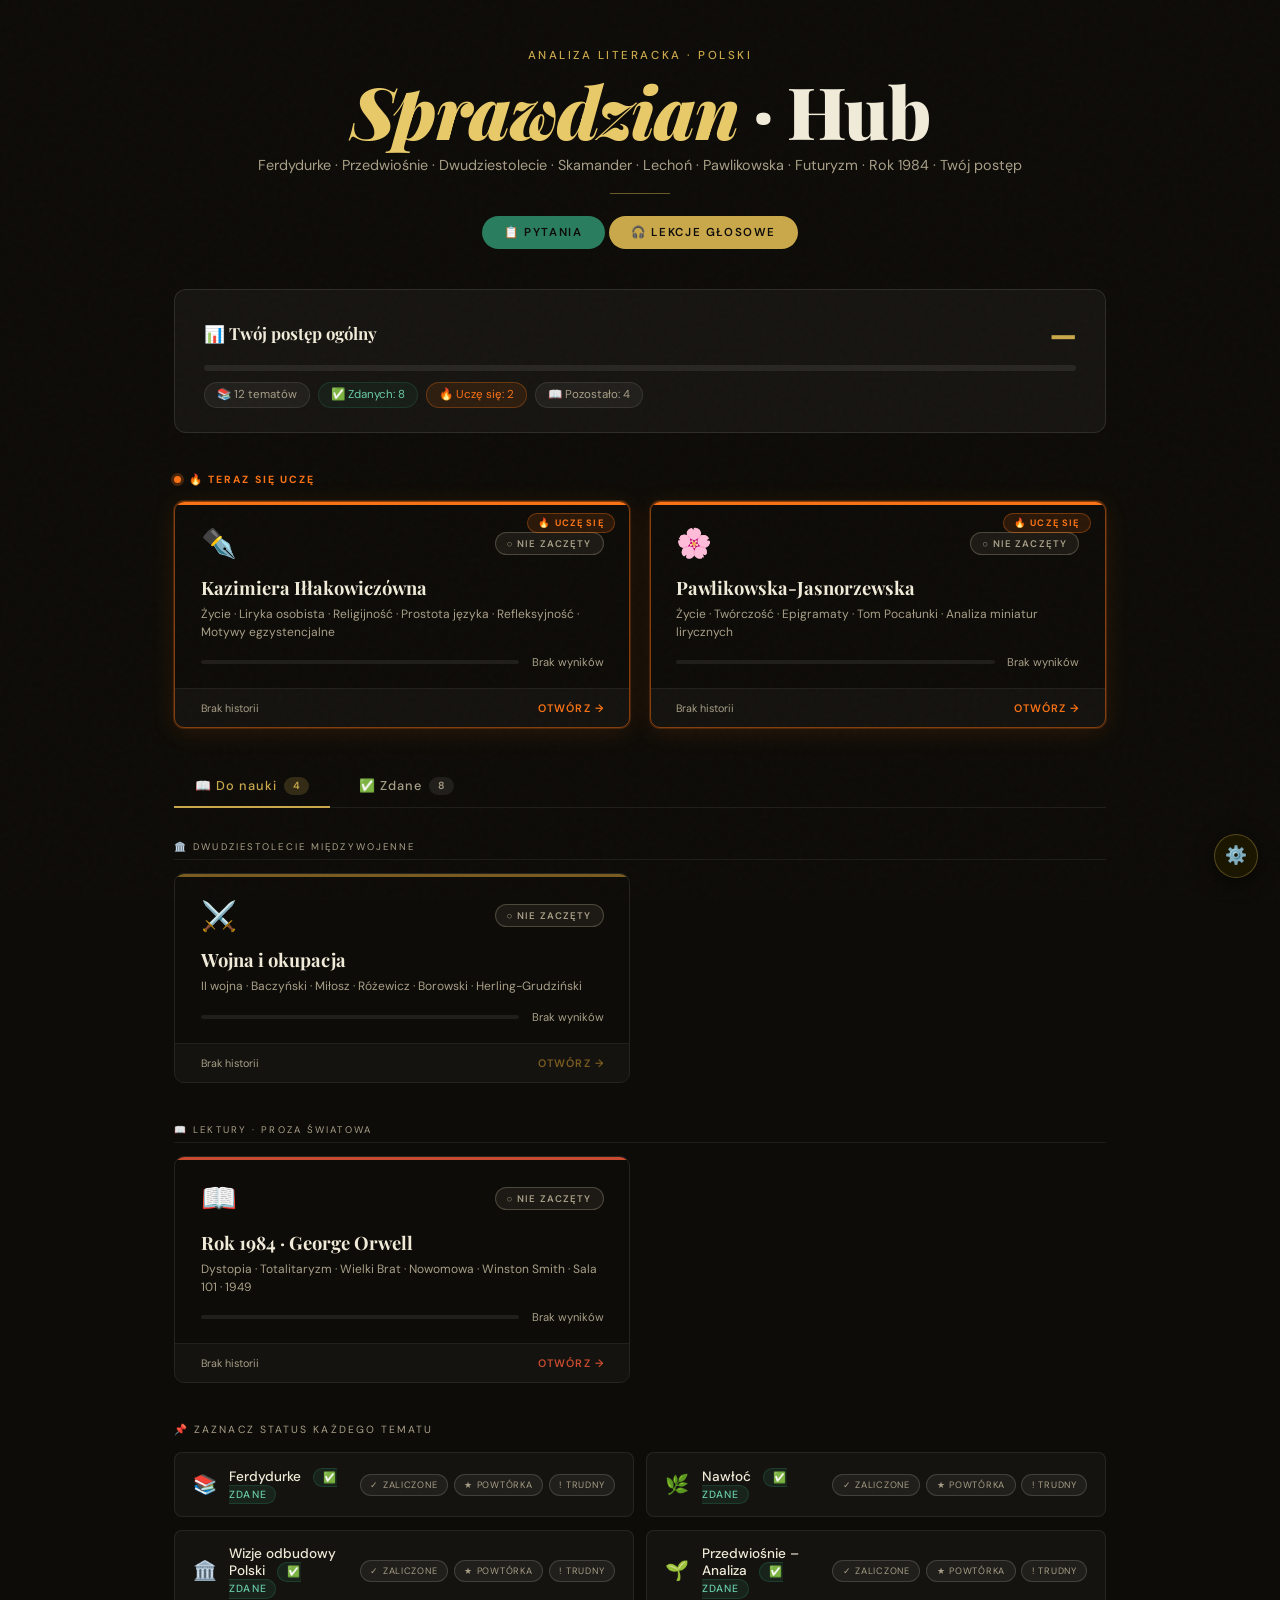
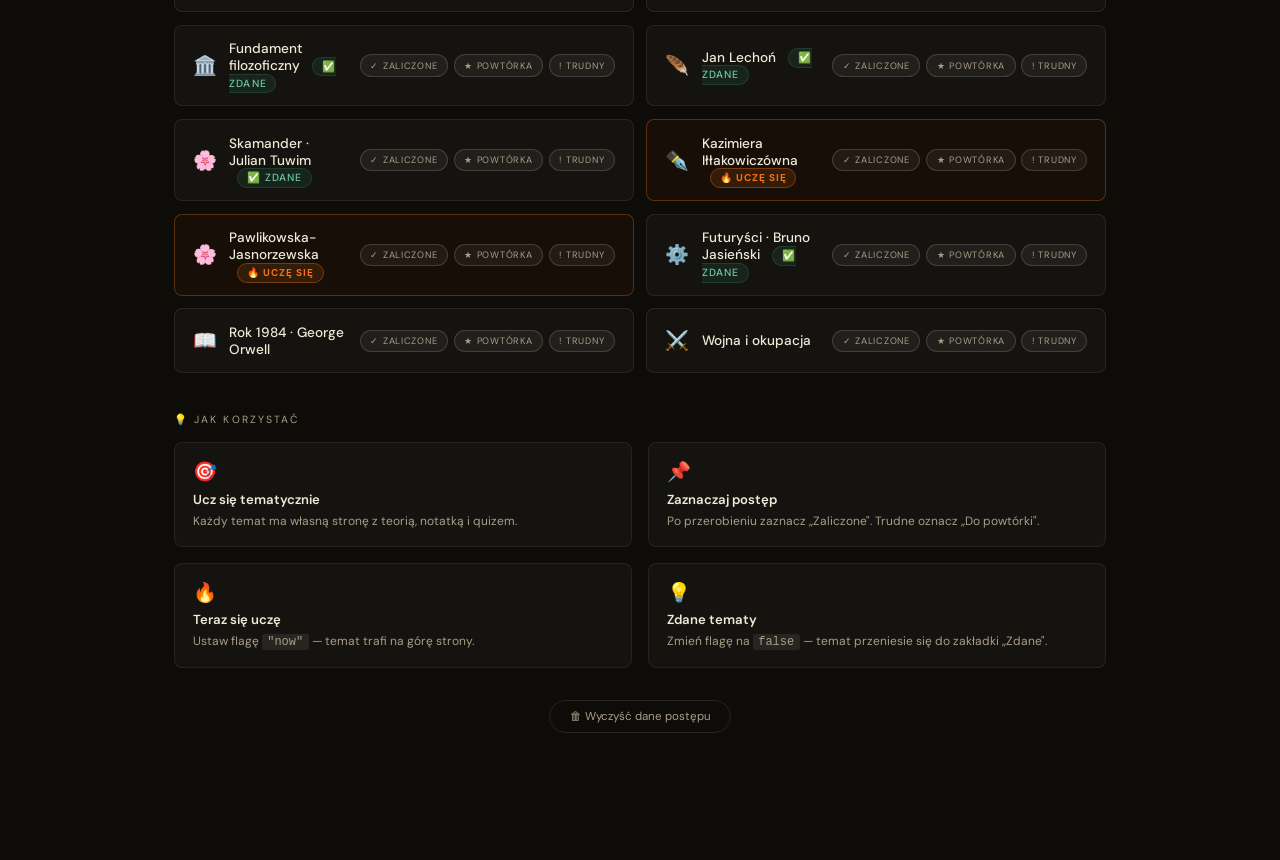
<file: index.html>
<!doctype html>
<html lang="pl">
  <head>
    <meta charset="UTF-8" />
    <meta name="viewport" content="width=device-width,initial-scale=1.0" />
    <title>Polski – Sprawdzian · Hub</title>
    <link
      rel="shortcut icon"
      href="assets/lucid-origin_Elegant_minimalist_logo_for_a_premium_educational_app_focused_on_literature_and_-0.jpg"
      type="image/x-icon"
    />
    <link
      href="https://fonts.googleapis.com/css2?family=Playfair+Display:wght@400;700;900&family=DM+Sans:wght@300;400;500&display=swap"
      rel="stylesheet"
    />
    <link rel="stylesheet" href="style.css" />
  </head>
  <body>
    <header>
      <p class="ey">Analiza Literacka · Polski</p>
      <h1><span>Sprawdzian</span> · Hub</h1>
      <p class="sub">
        Ferdydurke · Przedwiośnie · Dwudziestolecie · Skamander · Lechoń ·
        Pawlikowska · Futuryzm · Rok 1984 · Twój postęp
      </p>
      <div class="div"></div>
      <a href="assets/pytania.jpg" target="_blank" style="
  display:inline-flex;align-items:center;gap:.5rem;
  margin-top:1.4rem;
  font-family:'DM Sans',sans-serif;
  font-size:.72rem;font-weight:600;letter-spacing:.14em;text-transform:uppercase;
  color:#0e0c08;background:#2a7d5f;
  padding:.55rem 1.4rem;border-radius:100px;
  text-decoration:none;
  transition:background .2s;
" onmouseover="this.style.background='#3aad85'" onmouseout="this.style.background='#2a7d5f'">
  📋 Pytania
</a>
      <a href="voice_learn.html" style="
  display:inline-flex;align-items:center;gap:.5rem;
  margin-top:1.4rem;
  font-family:'DM Sans',sans-serif;
  font-size:.72rem;font-weight:600;letter-spacing:.14em;text-transform:uppercase;
  color:#0e0c08;background:#c9a84c;
  padding:.55rem 1.4rem;border-radius:100px;
  text-decoration:none;
  transition:background .2s;
" onmouseover="this.style.background='#e8c96a'" onmouseout="this.style.background='#c9a84c'">
  🎧 Lekcje głosowe
</a>
    </header>

    <div class="page">
      <!-- OVERALL PROGRESS -->
      <div class="ob">
        <div class="ot">
          <div class="otitle">📊 Twój postęp ogólny</div>
          <div class="opct" id="op">—</div>
        </div>
        <div class="pb"><div class="pf" id="ob" style="width: 0%"></div></div>
        <div class="stats-row" id="stats-row">
          <div class="stat-pill" id="stat-avg">Brak wyników</div>
        </div>
      </div>

      <!-- NOW STUDYING -->
      <div id="now-studying-section" style="display: none; margin-bottom: 2rem">
        <div class="now-label">🔥 Teraz się uczę</div>
        <div class="tg" id="tg-now"></div>
      </div>

      <!-- TAB BAR -->
      <div class="tab-bar">
        <button
          class="tab-btn active"
          id="tab-active"
          onclick="switchTab('active')"
        >
          📖 Do nauki <span class="tab-count" id="count-active"></span>
        </button>
        <button class="tab-btn" id="tab-passed" onclick="switchTab('passed')">
          ✅ Zdane <span class="tab-count" id="count-passed"></span>
        </button>
      </div>

      <!-- ACTIVE TOPICS VIEW -->
      <div id="view-active">
        <div class="tg-label" id="lbl-ferdydurke">
          📚 Ferdydurke · Gombrowicz 1937
        </div>
        <div class="tg" id="tg-ferdydurke"></div>
        <div class="tg-label" id="lbl-przedwiosnie">
          🌿 Przedwiośnie · Żeromski 1924
        </div>
        <div class="tg" id="tg-przedwiosnie"></div>
        <div class="tg-label" id="lbl-epoka">
          🏛️ Dwudziestolecie międzywojenne
        </div>
        <div class="tg" id="tg-epoka"></div>
        <div class="tg-label" id="lbl-skamander">
          🌸 Skamander · Tuwim · Lechoń · Pawlikowska
        </div>
        <div class="tg" id="tg-skamander"></div>
        <div class="tg-label" id="lbl-futuryzm">
          ⚙️ Futuryzm · Bruno Jasieński
        </div>
        <div class="tg" id="tg-futuryzm"></div>
        <div class="tg-label" id="lbl-lektury">📖 Lektury · Proza światowa</div>
        <div class="tg" id="tg-lektury"></div>
        <div
          id="all-done-msg"
          style="display: none; text-align: center; padding: 3rem 1rem"
        >
          <div style="font-size: 3rem; margin-bottom: 1rem">🎉</div>
          <div
            style="
              font-family: &quot;Playfair Display&quot;, serif;
              font-size: 1.6rem;
              font-weight: 700;
              color: var(--ink);
              margin-bottom: 0.5rem;
            "
          >
            Wszystkie tematy zdane!
          </div>
          <div style="color: var(--ink2); font-size: 0.9rem">
            Przełącz na zakładkę „Zdane", aby zobaczyć archiwum.
          </div>
        </div>
      </div>

      <!-- PASSED TOPICS VIEW -->
      <div id="view-passed" style="display: none">
        <div
          style="
            background: rgba(42, 125, 95, 0.08);
            border: 1px solid rgba(42, 125, 95, 0.2);
            border-radius: 10px;
            padding: 1rem 1.4rem;
            margin-bottom: 1.4rem;
            font-size: 0.82rem;
            color: #6acca8;
            line-height: 1.5;
          "
        >
          ✅ Tematy oznaczone jako <strong>zdane w kodzie</strong> (flaga
          <code
            style="
              background: rgba(255, 255, 255, 0.07);
              padding: 0.1rem 0.4rem;
              border-radius: 4px;
              font-size: 0.78rem;
            "
            >false</code
          >).
        </div>
        <div class="tg" id="tg-passed"></div>
        <div
          id="no-passed-msg"
          style="
            display: none;
            text-align: center;
            padding: 3rem 1rem;
            color: var(--ink2);
            font-size: 0.9rem;
          "
        >
          Brak zdanych tematów.
        </div>
      </div>

      <div class="stitle">📌 Zaznacz status każdego tematu</div>
      <div class="sg" id="sg"></div>

      <div class="stitle">💡 Jak korzystać</div>
      <div class="tips">
        <div class="tip">
          <div class="ti">🎯</div>
          <div class="tt2">Ucz się tematycznie</div>
          <div class="td">
            Każdy temat ma własną stronę z teorią, notatką i quizem.
          </div>
        </div>
        <div class="tip">
          <div class="ti">📌</div>
          <div class="tt2">Zaznaczaj postęp</div>
          <div class="td">
            Po przerobieniu zaznacz „Zaliczone". Trudne oznacz „Do powtórki".
          </div>
        </div>
        <div class="tip">
          <div class="ti">🔥</div>
          <div class="tt2">Teraz się uczę</div>
          <div class="td">
            Ustaw flagę
            <code
              style="
                background: rgba(255, 255, 255, 0.08);
                padding: 0.05rem 0.35rem;
                border-radius: 3px;
              "
              >"now"</code
            >
            — temat trafi na górę strony.
          </div>
        </div>
        <div class="tip">
          <div class="ti">💡</div>
          <div class="tt2">Zdane tematy</div>
          <div class="td">
            Zmień flagę na
            <code
              style="
                background: rgba(255, 255, 255, 0.08);
                padding: 0.05rem 0.35rem;
                border-radius: 3px;
              "
              >false</code
            >
            — temat przeniesie się do zakładki „Zdane".
          </div>
        </div>
      </div>
      <button class="rb" onclick="confirmReset()">
        🗑 Wyczyść dane postępu
      </button>
    </div>

    <!-- DEV PANEL -->
    <button id="dev-toggle" onclick="toggleDevPanel()" title="Panel dewelopera">
      ⚙️
    </button>
    <div id="dev-panel">
      <div class="dp-head">
        <div>
          <div class="dp-title">⚙️ Panel dewelopera</div>
          <div class="dp-sub">Ręczne zarządzanie zaliczonymi tematami</div>
        </div>
        <button class="dp-close" onclick="toggleDevPanel()">✕</button>
      </div>
      <div class="dp-bulk">
        <button class="dp-bulk-btn" onclick="bulkDone()">
          ✓ Zalicz wszystkie
        </button>
        <button class="dp-bulk-btn" onclick="bulkClear()">
          ○ Odznacz wszystkie
        </button>
        <button class="dp-bulk-btn danger" onclick="confirmReset()">
          🗑 Reset danych
        </button>
      </div>
      <div id="dp-body"></div>
      <div class="dp-info">
        Zaliczone tematy są
        <strong style="color: var(--ink)">wyszarzone i przekreślone</strong> na
        głównej liście.
      </div>
    </div>

    <style>
      .stats-row {
        display: flex;
        flex-wrap: wrap;
        gap: 0.5rem;
        margin-top: 0.7rem;
        align-items: center;
      }
      .stat-pill {
        font-size: 0.72rem;
        color: var(--ink2);
        background: rgba(255, 255, 255, 0.05);
        border: 1px solid rgba(255, 255, 255, 0.09);
        border-radius: 100px;
        padding: 0.22rem 0.75rem;
        white-space: nowrap;
        line-height: 1.5;
        transition: all 0.2s;
      }
      .stat-pill.sp-avg {
        color: var(--gold);
        background: rgba(201, 168, 76, 0.1);
        border-color: rgba(201, 168, 76, 0.25);
      }
      .stat-pill.sp-done {
        color: #6acca8;
        background: rgba(42, 125, 95, 0.1);
        border-color: rgba(42, 125, 95, 0.25);
      }
      .stat-pill.sp-now {
        color: #f97316;
        background: rgba(249, 115, 22, 0.1);
        border-color: rgba(249, 115, 22, 0.3);
      }
      .now-label {
        font-size: 0.65rem;
        font-weight: 700;
        letter-spacing: 0.2em;
        text-transform: uppercase;
        color: #f97316;
        margin-bottom: 0.9rem;
        display: flex;
        align-items: center;
        gap: 0.5rem;
      }
      .now-label::before {
        content: "";
        display: inline-block;
        width: 7px;
        height: 7px;
        border-radius: 50%;
        background: #f97316;
        box-shadow: 0 0 0 3px rgba(249, 115, 22, 0.25);
        animation: pulse 1.6s ease-in-out infinite;
      }
      @keyframes pulse {
        0%,
        100% {
          box-shadow: 0 0 0 3px rgba(249, 115, 22, 0.25);
        }
        50% {
          box-shadow: 0 0 0 7px rgba(249, 115, 22, 0.05);
        }
      }
      .tc.is-now {
        border-color: rgba(249, 115, 22, 0.5) !important;
        box-shadow:
          0 0 0 1px rgba(249, 115, 22, 0.2),
          0 4px 24px rgba(249, 115, 22, 0.12);
      }
      .tc.is-now::before {
        background: #f97316 !important;
      }
      .tc.is-now::after {
        content: "🔥 Uczę się";
        position: absolute;
        top: 0.7rem;
        right: 0.9rem;
        font-size: 0.58rem;
        font-weight: 700;
        letter-spacing: 0.12em;
        text-transform: uppercase;
        color: #f97316;
        background: rgba(249, 115, 22, 0.12);
        border: 1px solid rgba(249, 115, 22, 0.35);
        border-radius: 100px;
        padding: 0.2rem 0.65rem;
        pointer-events: none;
      }
      .tab-bar {
        display: flex;
        gap: 0.5rem;
        margin: 1.6rem 0 1.2rem;
        border-bottom: 1px solid rgba(255, 255, 255, 0.08);
        padding-bottom: 0;
      }
      .tab-btn {
        font-family: "DM Sans", sans-serif;
        font-size: 0.8rem;
        font-weight: 500;
        letter-spacing: 0.08em;
        padding: 0.55rem 1.3rem 0.7rem;
        background: transparent;
        border: none;
        border-bottom: 2px solid transparent;
        color: var(--ink2, #a89f88);
        cursor: pointer;
        transition: all 0.18s;
        display: flex;
        align-items: center;
        gap: 0.45rem;
        margin-bottom: -1px;
      }
      .tab-btn:hover {
        color: var(--ink, #f0ead8);
      }
      .tab-btn.active {
        color: var(--gold, #c9a84c);
        border-bottom-color: var(--gold, #c9a84c);
      }
      .tab-count {
        font-size: 0.65rem;
        font-weight: 600;
        letter-spacing: 0.05em;
        background: rgba(255, 255, 255, 0.08);
        border-radius: 100px;
        padding: 0.15rem 0.55rem;
        color: inherit;
      }
      .tab-btn.active .tab-count {
        background: rgba(201, 168, 76, 0.2);
      }
      .tc.is-passed {
        opacity: 0.55;
        filter: grayscale(0.4);
      }
      .tc.is-passed::after {
        content: "✅ Zdane";
        position: absolute;
        top: 0.7rem;
        right: 0.9rem;
        font-size: 0.6rem;
        font-weight: 600;
        letter-spacing: 0.12em;
        text-transform: uppercase;
        color: #6acca8;
        background: rgba(42, 125, 95, 0.18);
        border: 1px solid rgba(42, 125, 95, 0.35);
        border-radius: 100px;
        padding: 0.2rem 0.6rem;
      }
      .badge-now {
        font-size: 0.62rem;
        font-weight: 700;
        letter-spacing: 0.1em;
        text-transform: uppercase;
        color: #f97316;
        background: rgba(249, 115, 22, 0.12);
        border: 1px solid rgba(249, 115, 22, 0.35);
        border-radius: 100px;
        padding: 0.15rem 0.55rem;
        margin-left: 0.5rem;
        vertical-align: middle;
      }
      .badge-passed {
        font-size: 0.65rem;
        letter-spacing: 0.1em;
        text-transform: uppercase;
        color: #6acca8;
        background: rgba(42, 125, 95, 0.15);
        border: 1px solid rgba(42, 125, 95, 0.3);
        border-radius: 100px;
        padding: 0.15rem 0.55rem;
        margin-left: 0.5rem;
        vertical-align: middle;
      }
      .sr-now {
        border-color: rgba(249, 115, 22, 0.3) !important;
        background: rgba(249, 115, 22, 0.04) !important;
      }
    </style>

    <script>
      const TOPIC_FLAGS = {
        temat1: false,
        temat2: false,
        temat3: false,
        temat4: false,
        temat5: false,
        temat6: "now",
        temat7: "now",
        temat8: false,
        temat9: false,
        temat10: false,
        rok1984: true,
        wojna_okupacja: true,
      };

      const T = [
        { id: "ferdydurke", flagKey: "temat1", group: "ferdydurke", l: "Ferdydurke", e: "📚", c: "#c84b2f", f: "temat1.html", d: "Tytuł · Absurd · Awangarda · Groteska · Symbole · Miejsce akcji · Gombrowicz 1937" },
        { id: "nawloc", flagKey: "temat2", group: "przedwiosnie", l: "Nawłoć", e: "🌿", c: "#2a7d5f", f: "temat2.html", d: "Przestrzeń · Kontrast społeczny · Bohaterowie · Znaczenie dworku · Żeromski 1924" },
        { id: "wizje", flagKey: "temat3", group: "przedwiosnie", l: "Wizje odbudowy Polski", e: "🏛️", c: "#2458a0", f: "temat3.html", d: "Seweryn · Szklane domy · Gajowiec · Lulek · Dylemat Cezarego · Żeromski 1924" },
        { id: "przedwiosnie", flagKey: "temat4", group: "przedwiosnie", l: "Przedwiośnie – Analiza", e: "🌱", c: "#b87020", f: "temat4.html", d: "Fabuła · Charakterystyka bohaterów · Tytuł · Analiza porównawcza" },
        { id: "dwudziestolecie", flagKey: "temat10", group: "epoka", l: "Fundament filozoficzny", e: "🏛️", c: "#9c3060", f: "temat10.html", d: "Daty 1918–1939 · Hasła epoki · Freud, Nietzsche, Bergson · Kierunki literackie" },
        { id: "lechoń", flagKey: "temat5", group: "skamander", l: "Jan Lechoń", e: "🪶", c: "#2458a0", f: "temat5.html", d: "Życie · Herostrates · Mochnacki · Sejm · Pytasz co… · Spotkanie · Karmazynowy poemat" },
        { id: "skamander_tuwim", flagKey: "temat9", group: "skamander", l: "Skamander · Julian Tuwim", e: "🌸", c: "#6a3d9c", f: "temat9.html", d: "Program Skamandra · Witalizm · Urbanizm · Do krytyków · Słowisień · Rzecz czarnoleska" },
        { id: "illakowiczowna", flagKey: "temat6", group: "skamander", l: "Kazimiera Iłłakowiczówna", e: "✒️", c: "#8a4fb0", f: "temat6.html", d: "Życie · Liryka osobista · Religijność · Prostota języka · Refleksyjność · Motywy egzystencjalne" },
        { id: "pawlikowska", flagKey: "temat7", group: "skamander", l: "Pawlikowska-Jasnorzewska", e: "🌸", c: "#c4607a", f: "temat7.html", d: "Życie · Twórczość · Epigramaty · Tom Pocałunki · Analiza miniatur lirycznych" },
        { id: "futuryzm_jasienski", flagKey: "temat8", group: "futuryzm", l: "Futuryści · Bruno Jasieński", e: "⚙️", c: "#c0362a", f: "temat8.html", d: "Program futuryzmu · Reforma ortografii · But w butonierce · Manifesty" },
        { id: "rok1984", flagKey: "rok1984", group: "lektury", l: "Rok 1984 · George Orwell", e: "📖", c: "#c84b2f", f: "rok1984.html", d: "Dystopia · Totalitaryzm · Wielki Brat · Nowomowa · Winston Smith · Sala 101 · 1949" },
        { id: "wojna_okupacja", flagKey: "wojna_okupacja", group: "epoka", l: "Wojna i okupacja", e: "⚔️", c: "#7a5c20", f: "wojna_i_okupacja.html", d: "II wojna · Baczyński · Miłosz · Różewicz · Borowski · Herling-Grudziński" },
      ];

      function getFlag(t) { return TOPIC_FLAGS[t.flagKey]; }
      function isPassed(t) { return getFlag(t) === false; }
      function isNow(t) { return getFlag(t) === "now"; }
      function isActive(t) { return !isPassed(t); }

      const SC = {
        "": { l: "Nie zaczęty", i: "○", c: "#a89f88", b: "rgba(168,159,136,.1)" },
        done: { l: "Zaliczone ✓", i: "✓", c: "#2a7d5f", b: "rgba(42,125,95,.15)" },
        focus: { l: "Do powtórki", i: "★", c: "#c9a84c", b: "rgba(201,168,76,.15)" },
        hard: { l: "Trudny", i: "!", c: "#c84b2f", b: "rgba(200,75,47,.15)" },
      };
      function gp() { try { return JSON.parse(localStorage.getItem("polski_progress") || "{}"); } catch { return {}; } }
      function sp(d) { try { localStorage.setItem("polski_progress", JSON.stringify(d)); } catch {} }
      function setStatus(id, s) { const p = gp(); if (!p[id]) p[id] = {}; p[id].status = p[id].status === s ? "" : s; sp(p); renderAll(); }

      let currentTab = "active";
      function switchTab(tab) {
        currentTab = tab;
        document.getElementById("view-active").style.display = tab === "active" ? "" : "none";
        document.getElementById("view-passed").style.display = tab === "passed" ? "" : "none";
        document.getElementById("tab-active").classList.toggle("active", tab === "active");
        document.getElementById("tab-passed").classList.toggle("active", tab === "passed");
      }

      function buildCard(t, p, i) {
        const td = p[t.id] || {};
        const st = td.status || "";
        const sc = SC[st];
        const lp = td.lastPct;
        const hist = (td.history || []).slice(-3).map((h) => h.pct + "%").join(" → ");
        const isDone = st === "done";
        const passed = isPassed(t);
        const now = isNow(t);
        const a = document.createElement("a");
        a.href = t.f;
        a.className = "tc" + (isDone ? " is-done" : "") + (passed ? " is-passed" : "") + (now ? " is-now" : "");
        a.style.cssText = `--tc:${now ? "#f97316" : t.c};animation-delay:${i * 0.07}s;position:relative`;
        a.innerHTML = `
          <div class="tci">
            <div class="tct">
              <div class="tce">${t.e}</div>
              <div class="tcb" style="color:${sc.c};border-color:${sc.c}55;background:${sc.b}">${sc.i} ${sc.l}</div>
            </div>
            <div class="tcn${isDone ? " done-text" : ""}">${t.l}${isDone ? ' <span style="font-size:.9rem;opacity:.5">✓</span>' : ""}</div>
            <div class="tcd">${t.d}</div>
            <div class="tcr">
              <div class="tcsb"><div class="tcsf" style="width:${lp || 0}%"></div></div>
              <div class="tcst">${lp !== undefined ? lp + "% ostatni quiz" : "Brak wyników"}</div>
            </div>
          </div>
          <div class="tcf">
            <div class="tch">${hist || "Brak historii"}</div>
            <div class="tcg">${isDone ? "Zaliczone ✓" : "Otwórz →"}</div>
          </div>`;
        return a;
      }

      function renderAll() {
        const p = gp();
        const pcts = T.map((t) => p[t.id]?.lastPct).filter((x) => x !== undefined);
        const nowTopics = T.filter((t) => isNow(t));
        const passedTopics = T.filter((t) => isPassed(t));
        const activeTopics = T.filter((t) => isActive(t) && !isNow(t));
        const allActive = [...nowTopics, ...activeTopics];
        const total = T.length;
        const doneCount = T.filter((t) => p[t.id]?.status === "done").length;
        const leftCount = allActive.length;
        const opEl = document.getElementById("op");
        const barEl = document.getElementById("ob");
        const srow = document.getElementById("stats-row");
        if (!pcts.length) {
          opEl.textContent = "—";
          barEl.style.width = "0%";
          srow.innerHTML = `
            <div class="stat-pill sp-total">📚 ${total} tematów</div>
            <div class="stat-pill sp-done">✅ Zdanych: ${passedTopics.length}</div>
            <div class="stat-pill sp-now">🔥 Uczę się: ${nowTopics.length}</div>
            <div class="stat-pill sp-left">📖 Pozostało: ${leftCount}</div>`;
        } else {
          const avg = Math.round(pcts.reduce((a, b) => a + b, 0) / pcts.length);
          opEl.textContent = avg + "%";
          barEl.style.width = avg + "%";
          srow.innerHTML = `
            <div class="stat-pill sp-avg">Średnia: ${avg}%</div>
            <div class="stat-pill sp-done">✅ Zdanych: ${passedTopics.length}/${total}</div>
            <div class="stat-pill sp-now">🔥 Uczę się: ${nowTopics.length}</div>
            <div class="stat-pill sp-left">📖 Zaliczone: ${doneCount}/${total}</div>`;
        }
        document.getElementById("count-active").textContent = allActive.length;
        document.getElementById("count-passed").textContent = passedTopics.length;

        const nowSection = document.getElementById("now-studying-section");
        const nowGrid = document.getElementById("tg-now");
        nowGrid.innerHTML = "";
        if (nowTopics.length) {
          nowSection.style.display = "";
          nowTopics.forEach((t, i) => nowGrid.appendChild(buildCard(t, p, i)));
        } else nowSection.style.display = "none";

        const groups = {
          ferdydurke: document.getElementById("tg-ferdydurke"),
          przedwiosnie: document.getElementById("tg-przedwiosnie"),
          epoka: document.getElementById("tg-epoka"),
          skamander: document.getElementById("tg-skamander"),
          futuryzm: document.getElementById("tg-futuryzm"),
          lektury: document.getElementById("tg-lektury"),
        };
        Object.values(groups).forEach((el) => (el.innerHTML = ""));
        const groupsWithActive = new Set(activeTopics.map((t) => t.group));
        ["ferdydurke", "przedwiosnie", "epoka", "skamander", "futuryzm", "lektury"].forEach((grp) => {
          const lbl = document.getElementById("lbl-" + grp);
          const show = groupsWithActive.has(grp);
          if (lbl) lbl.style.display = show ? "" : "none";
          if (groups[grp]) groups[grp].style.display = show ? "" : "none";
        });
        activeTopics.forEach((t, i) => {
          const grp = groups[t.group] || groups["epoka"];
          if (grp) grp.appendChild(buildCard(t, p, i));
        });
        document.getElementById("all-done-msg").style.display = activeTopics.length === 0 && nowTopics.length === 0 ? "" : "none";

        const passedGrid = document.getElementById("tg-passed");
        passedGrid.innerHTML = "";
        passedTopics.forEach((t, i) => passedGrid.appendChild(buildCard(t, p, i)));
        document.getElementById("no-passed-msg").style.display = passedTopics.length === 0 ? "" : "none";

        const sg = document.getElementById("sg");
        sg.innerHTML = "";
        T.forEach((t, i) => {
          const td = p[t.id] || {};
          const cur = td.status || "";
          const isDone = cur === "done";
          const now = isNow(t);
          const passed = isPassed(t);
          const row = document.createElement("div");
          row.className = "sr" + (isDone ? " is-done" : "") + (now ? " sr-now" : "");
          row.style.animationDelay = i * 0.06 + "s";
          row.innerHTML = `
            <span style="font-size:1.2rem">${t.e}</span>
            <div class="sn${isDone ? " done-strike" : ""}">
              ${t.l}
              ${now ? '<span class="badge-now">🔥 Uczę się</span>' : ""}
              ${passed ? '<span class="badge-passed">✅ zdane</span>' : ""}
            </div>
            <div class="sbw">
              <button class="sb${cur === "done" ? " sd" : ""}"  onclick="setStatus('${t.id}','done')">✓ Zaliczone</button>
              <button class="sb${cur === "focus" ? " sf" : ""}" onclick="setStatus('${t.id}','focus')">★ Powtórka</button>
              <button class="sb${cur === "hard" ? " sh" : ""}"  onclick="setStatus('${t.id}','hard')">! Trudny</button>
            </div>`;
          sg.appendChild(row);
        });
        renderDevPanel();
      }

      const GROUP_LABELS = {
        ferdydurke: "📚 Ferdydurke",
        przedwiosnie: "🌿 Przedwiośnie",
        epoka: "🏛️ Dwudziestolecie",
        skamander: "🌸 Skamander",
        futuryzm: "⚙️ Futuryzm",
        lektury: "📖 Lektury",
      };
      function renderDevPanel() {
        const p = gp();
        const body = document.getElementById("dp-body");
        body.innerHTML = "";
        const grps = {};
        T.forEach((t) => { if (!grps[t.group]) grps[t.group] = []; grps[t.group].push(t); });
        Object.entries(grps).forEach(([grp, topics]) => {
          const sec = document.createElement("div");
          sec.className = "dp-section";
          const title = document.createElement("div");
          title.className = "dp-section-title";
          title.textContent = GROUP_LABELS[grp] || grp;
          sec.appendChild(title);
          topics.forEach((t) => {
            const td = p[t.id] || {};
            const isDone = td.status === "done";
            const now = isNow(t);
            const passed = isPassed(t);
            const row = document.createElement("div");
            row.className = "dp-row";
            row.innerHTML = `
              <div class="dp-emoji">${t.e}</div>
              <div class="dp-name${isDone ? " done" : ""}">${t.l}${now ? '<span style="font-size:.6rem;color:#f97316;margin-left:.4rem">🔥</span>' : ""}${passed ? '<span style="font-size:.6rem;color:#6acca8;margin-left:.4rem">✅</span>' : ""}</div>
              <label class="dp-switch"><input type="checkbox" ${isDone ? "checked" : ""} onchange="devToggle('${t.id}',this.checked)"/><span class="dp-slider"></span></label>`;
            sec.appendChild(row);
          });
          body.appendChild(sec);
        });
      }
      function devToggle(id, c) { const p = gp(); if (!p[id]) p[id] = {}; p[id].status = c ? "done" : ""; sp(p); renderAll(); }
      function bulkDone() { const p = gp(); T.forEach((t) => { if (!p[t.id]) p[t.id] = {}; p[t.id].status = "done"; }); sp(p); renderAll(); }
      function bulkClear() { const p = gp(); T.forEach((t) => { if (p[t.id]) p[t.id].status = ""; }); sp(p); renderAll(); }
      function toggleDevPanel() { document.getElementById("dev-panel").classList.toggle("open"); }
      function confirmReset() { if (confirm("Wyczyścić wszystkie dane postępu i wyniki quizów?")) { localStorage.removeItem("polski_progress"); renderAll(); } }

      renderAll();
      document.addEventListener("click", (e) => {
        const panel = document.getElementById("dev-panel");
        const toggle = document.getElementById("dev-toggle");
        if (panel.classList.contains("open") && !panel.contains(e.target) && !toggle.contains(e.target))
          panel.classList.remove("open");
      });
    </script>
  </body>
</html>
</file>
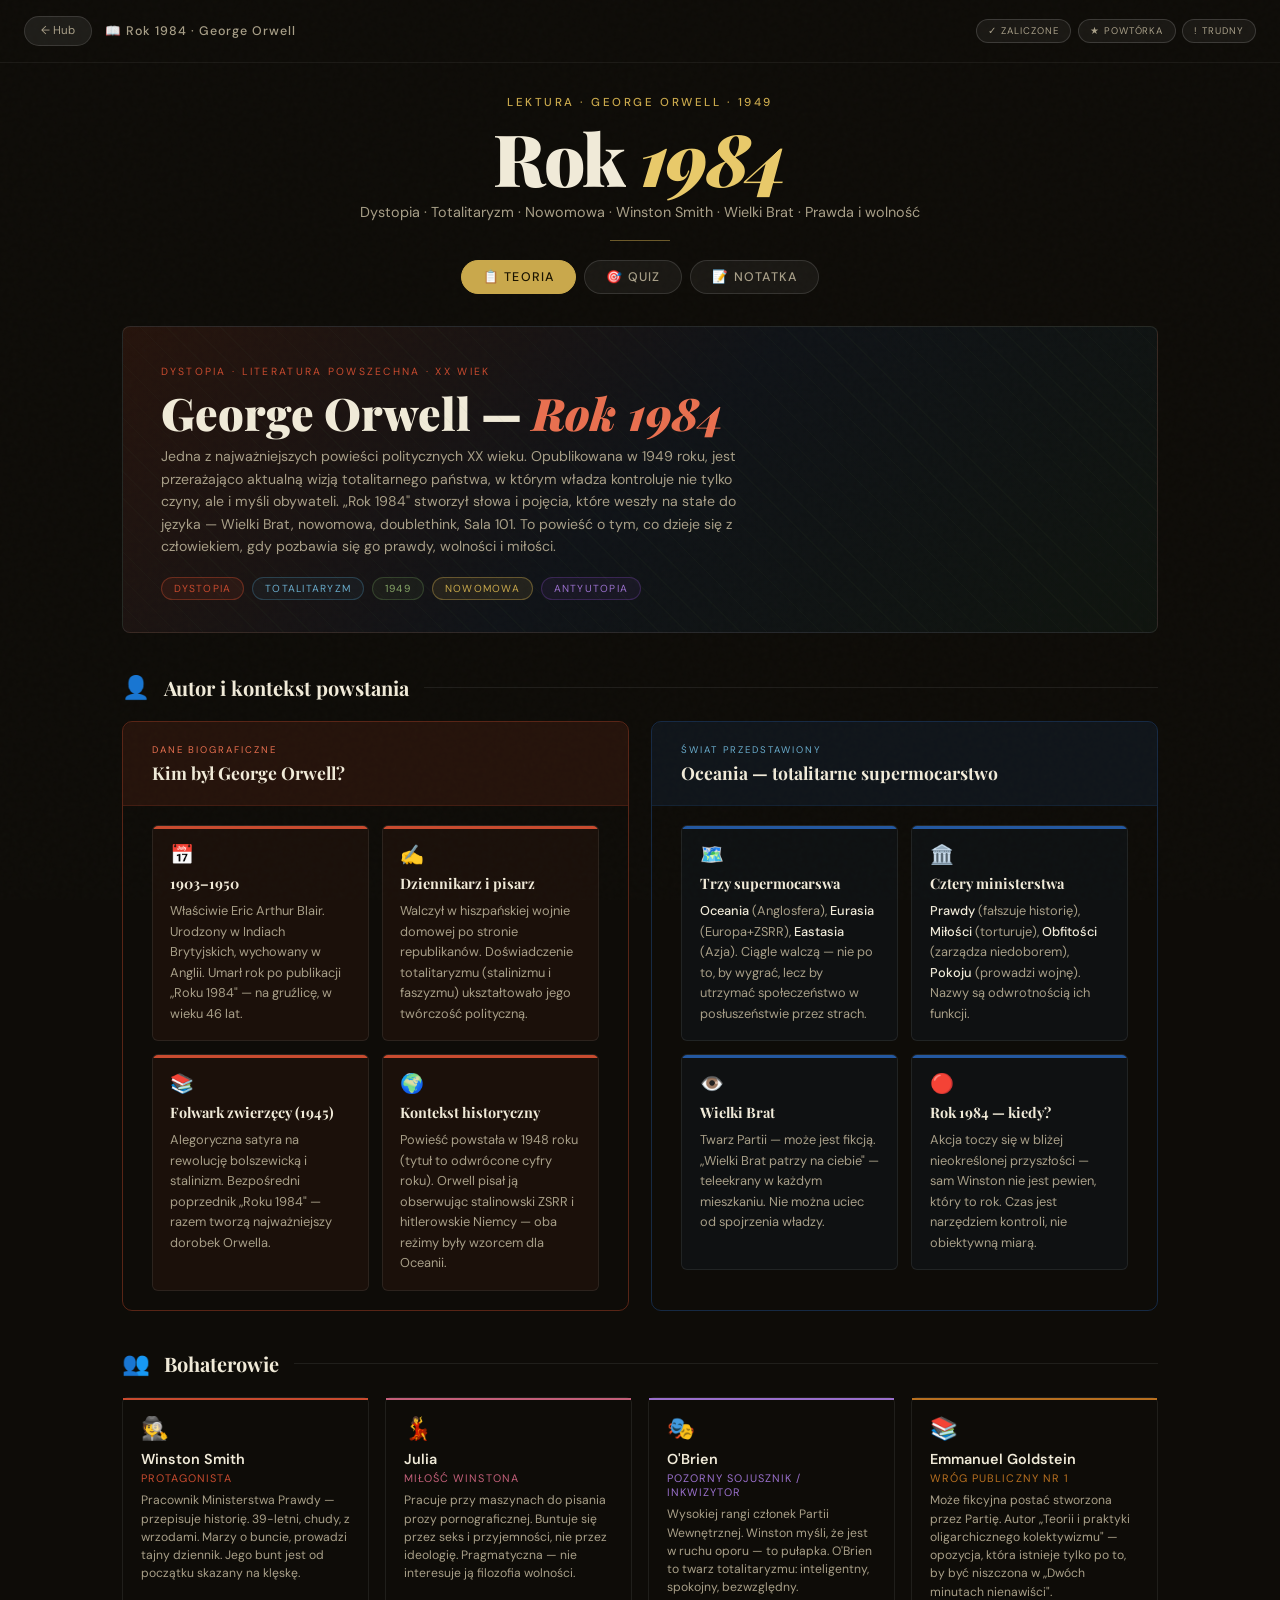
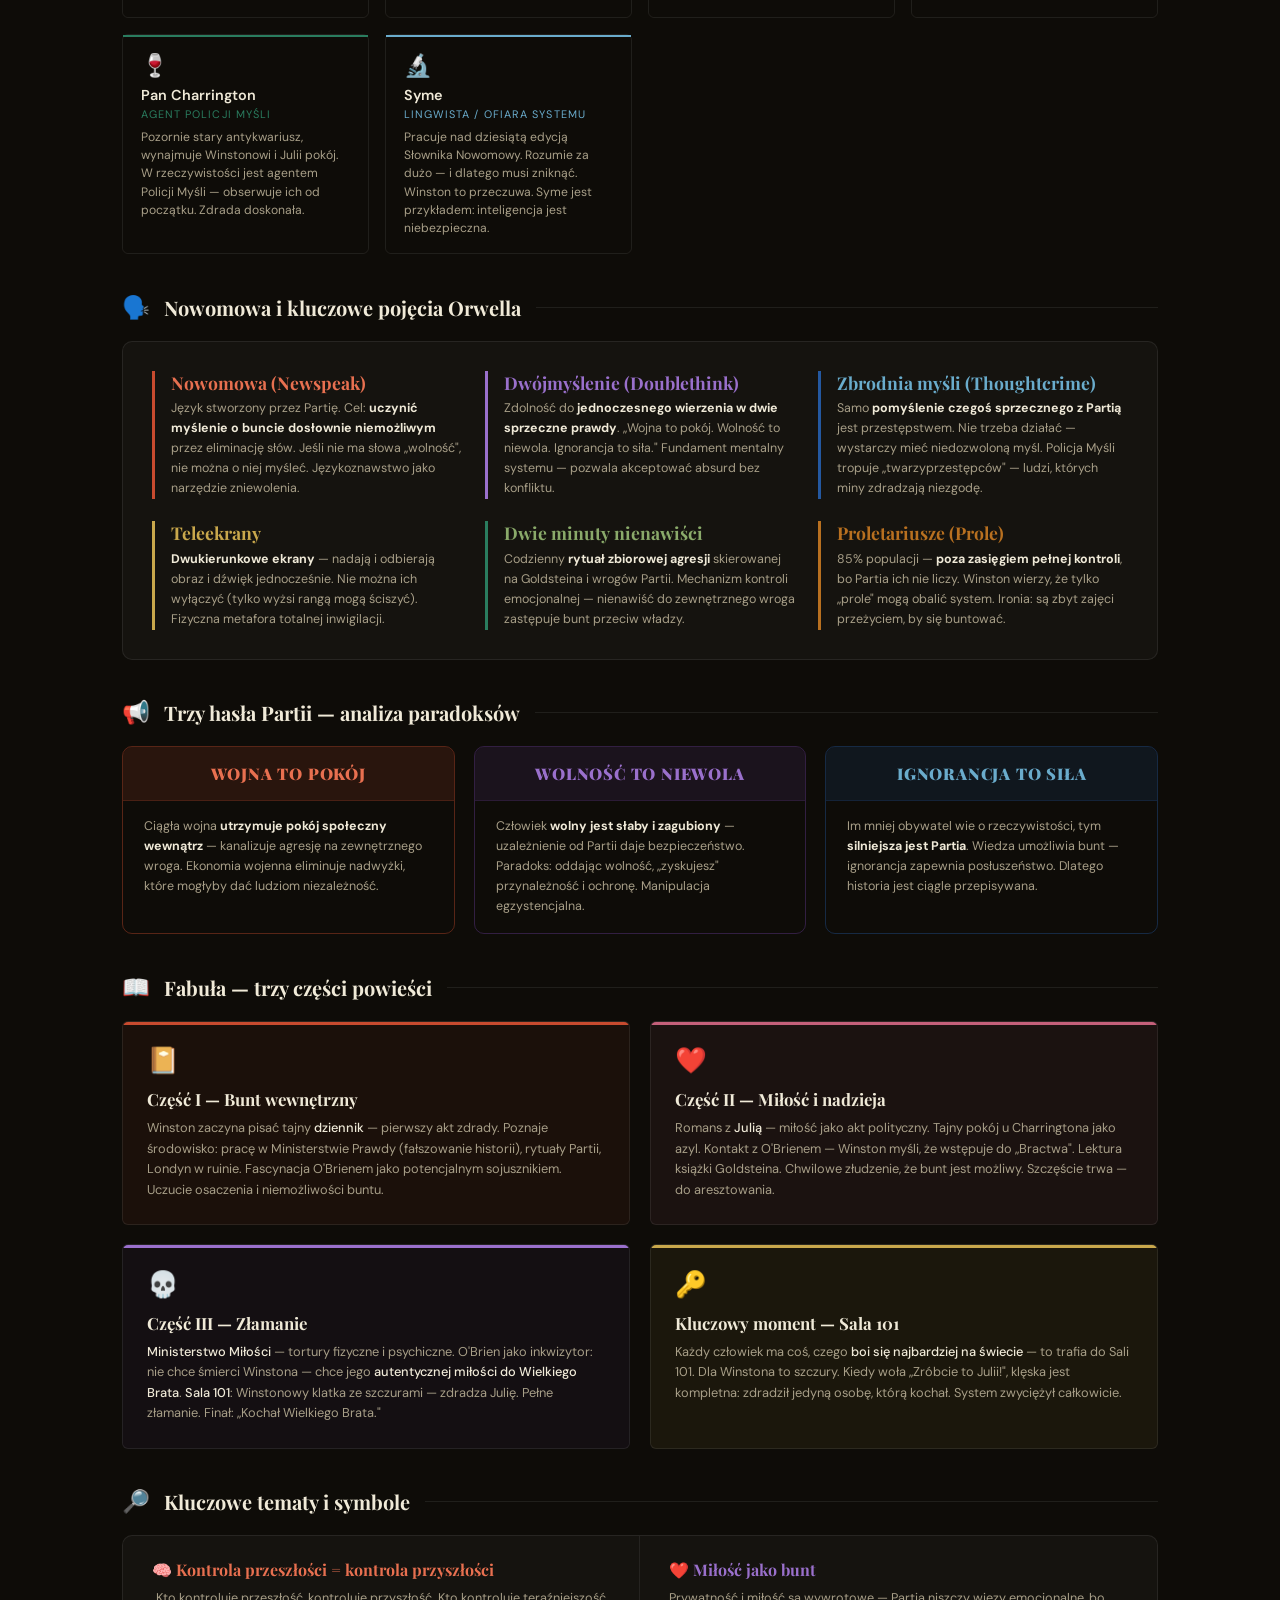
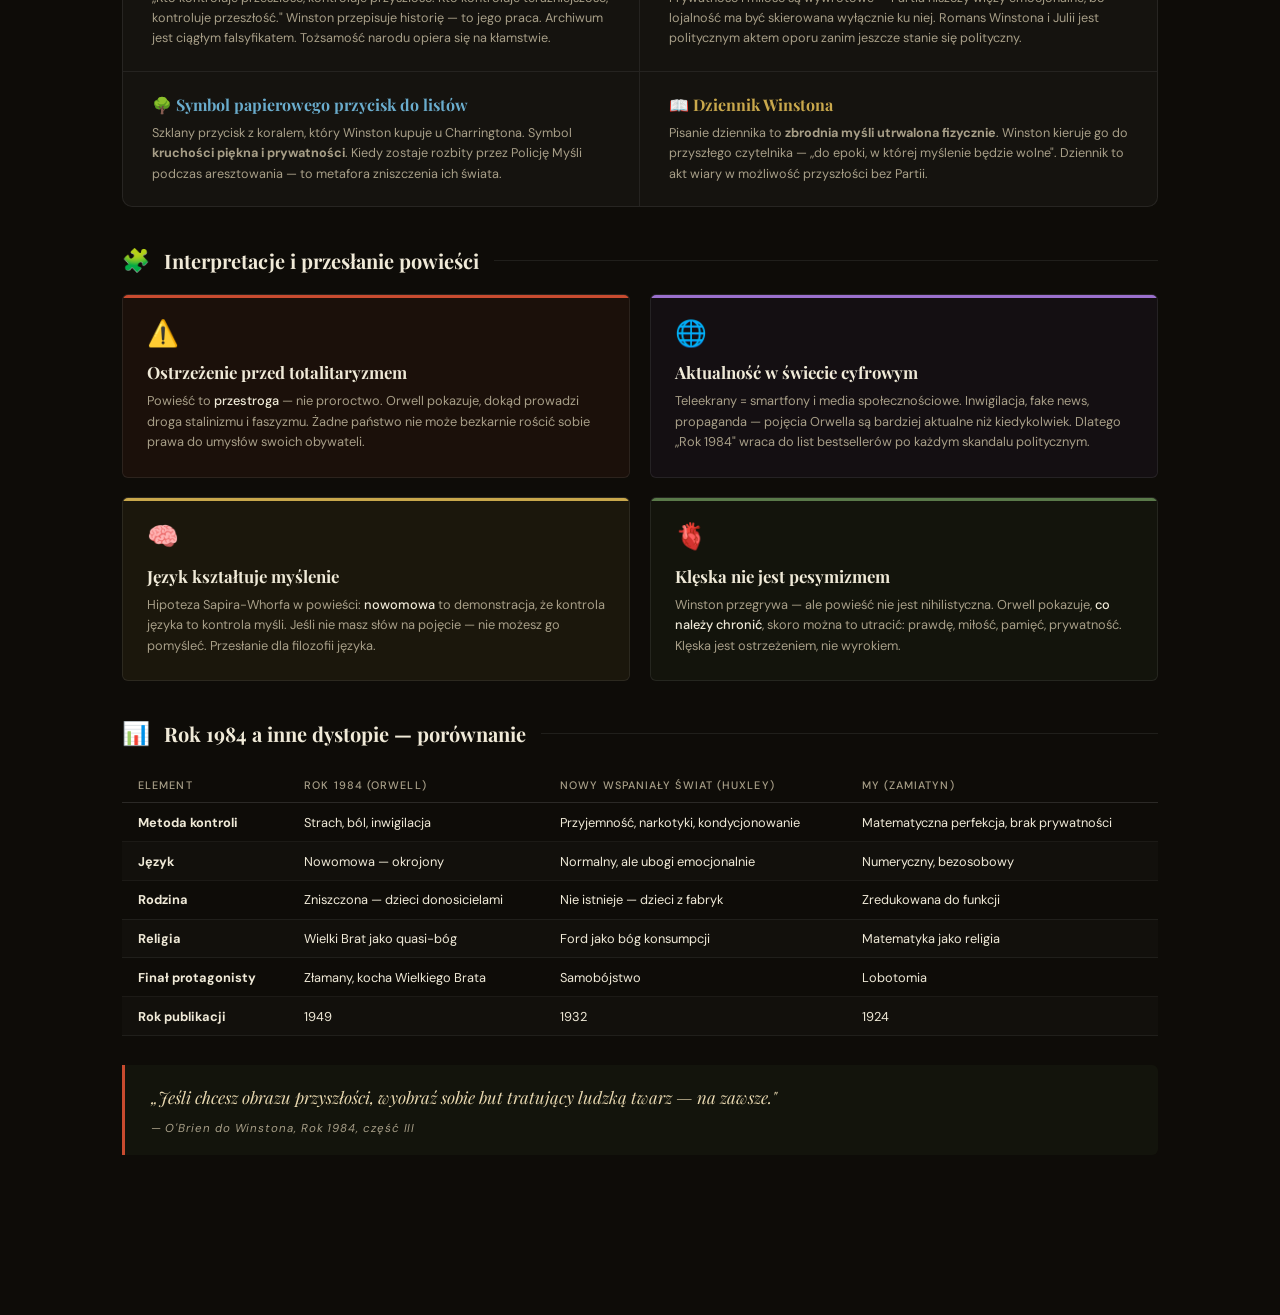
<file: rok1984.html>
<!doctype html>
<html lang="pl">
  <head>
    <meta charset="UTF-8" />
    <meta name="viewport" content="width=device-width,initial-scale=1.0" />
    <title>Rok 1984 · George Orwell · Lektura</title>
    <link
      href="https://fonts.googleapis.com/css2?family=Playfair+Display:wght@400;700;900&family=DM+Sans:wght@300;400;500&display=swap"
      rel="stylesheet"
    />
    <link rel="stylesheet" href="shared_styles.css" />
  </head>
  <body>
    <nav class="topnav">
      <a href="index.html" class="nav-back">← Hub</a>
      <span class="nav-title">📖 Rok 1984 · George Orwell</span>
      <div class="nav-status-wrap" id="nav-status"></div>
    </nav>

    <header>
      <p class="eyebrow">Lektura · George Orwell · 1949</p>
      <h1>Rok <span>1984</span></h1>
      <p class="sub">
        Dystopia · Totalitaryzm · Nowomowa · Winston Smith · Wielki Brat ·
        Prawda i wolność
      </p>
      <div class="divider"></div>
    </header>

    <div class="toggle-bar">
      <button
        class="toggle-btn active"
        id="btn-cards"
        onclick="switchView('cards')"
      >
        📋 Teoria
      </button>
      <button class="toggle-btn" id="btn-quiz" onclick="switchView('quiz')">
        🎯 Quiz
      </button>
      <button class="toggle-btn" id="btn-nota" onclick="switchView('nota')">
        📝 Notatka
      </button>
    </div>

    <!-- ===== TEORIA ===== -->
    <div
      id="view-cards"
      style="
        position: relative;
        z-index: 1;
        max-width: 1100px;
        margin: 0 auto;
        padding: 2rem 2rem 4rem;
      "
    >
      <div
        class="nw-hero"
        style="
          background: linear-gradient(
            135deg,
            rgba(200, 75, 47, 0.13) 0%,
            rgba(36, 88, 160, 0.1) 50%,
            rgba(42, 125, 95, 0.08) 100%
          );
        "
      >
        <div class="nw-hero-eyebrow" style="color: #c84b2f">
          Dystopia · Literatura powszechna · XX wiek
        </div>
        <div class="nw-hero-title">
          George Orwell — <em style="color: #e87050">Rok 1984</em>
        </div>
        <div class="nw-hero-sub">
          Jedna z najważniejszych powieści politycznych XX wieku. Opublikowana w
          1949 roku, jest przerażająco aktualną wizją totalitarnego państwa, w
          którym władza kontroluje nie tylko czyny, ale i myśli obywateli. „Rok
          1984" stworzył słowa i pojęcia, które weszły na stałe do języka —
          Wielki Brat, nowomowa, doublethink, Sala 101. To powieść o tym, co
          dzieje się z człowiekiem, gdy pozbawia się go prawdy, wolności i
          miłości.
        </div>
        <div class="nw-hero-tags">
          <span
            class="nw-tag"
            style="
              color: #c84b2f;
              border-color: rgba(200, 75, 47, 0.4);
              background: rgba(200, 75, 47, 0.1);
            "
            >Dystopia</span
          >
          <span
            class="nw-tag"
            style="
              color: #6aaccc;
              border-color: rgba(58, 104, 128, 0.5);
              background: rgba(58, 104, 128, 0.1);
            "
            >Totalitaryzm</span
          >
          <span
            class="nw-tag"
            style="
              color: var(--n-sage2);
              border-color: rgba(90, 122, 74, 0.4);
              background: rgba(90, 122, 74, 0.1);
            "
            >1949</span
          >
          <span
            class="nw-tag"
            style="
              color: var(--gold);
              border-color: rgba(201, 168, 76, 0.4);
              background: rgba(201, 168, 76, 0.1);
            "
            >Nowomowa</span
          >
          <span
            class="nw-tag"
            style="
              color: #9a70cc;
              border-color: rgba(106, 60, 156, 0.4);
              background: rgba(106, 60, 156, 0.1);
            "
            >Antyutopia</span
          >
        </div>
      </div>

      <!-- KONTEKST I AUTOR -->
      <div class="nw-section-head">
        <span class="nw-section-icon">👤</span>
        <div class="nw-section-title">Autor i kontekst powstania</div>
        <div class="nw-section-line"></div>
      </div>

      <div
        style="
          display: grid;
          grid-template-columns: 1fr 1fr;
          gap: 1.4rem;
          margin-bottom: 1.8rem;
        "
      >
        <div
          style="
            border: 1px solid rgba(200, 75, 47, 0.4);
            border-radius: 10px;
            overflow: hidden;
          "
        >
          <div
            style="
              background: rgba(200, 75, 47, 0.12);
              padding: 1.3rem 1.8rem;
              border-bottom: 1px solid rgba(200, 75, 47, 0.18);
            "
          >
            <div
              style="
                font-size: 0.6rem;
                letter-spacing: 0.2em;
                text-transform: uppercase;
                color: #e87050;
                margin-bottom: 0.3rem;
              "
            >
              Dane biograficzne
            </div>
            <div
              style="
                font-family: &quot;Playfair Display&quot;, serif;
                font-size: 1.1rem;
                font-weight: 700;
                color: var(--ink);
              "
            >
              Kim był George Orwell?
            </div>
          </div>
          <div style="padding: 1.2rem 1.8rem">
            <div class="nw-grid" style="margin-bottom: 0; gap: 0.8rem">
              <div
                class="nw-card"
                style="
                  --na: #c84b2f;
                  background: rgba(200, 75, 47, 0.07);
                  padding: 1rem 1.1rem;
                "
              >
                <div
                  class="nw-card-icon"
                  style="font-size: 1.2rem; margin-bottom: 0.4rem"
                >
                  📅
                </div>
                <div class="nw-card-title" style="font-size: 0.9rem">
                  1903–1950
                </div>
                <div class="nw-card-desc">
                  Właściwie Eric Arthur Blair. Urodzony w Indiach Brytyjskich,
                  wychowany w Anglii. Umarł rok po publikacji „Roku 1984" — na
                  gruźlicę, w wieku 46 lat.
                </div>
              </div>
              <div
                class="nw-card"
                style="
                  --na: #c84b2f;
                  background: rgba(200, 75, 47, 0.07);
                  padding: 1rem 1.1rem;
                "
              >
                <div
                  class="nw-card-icon"
                  style="font-size: 1.2rem; margin-bottom: 0.4rem"
                >
                  ✍️
                </div>
                <div class="nw-card-title" style="font-size: 0.9rem">
                  Dziennikarz i pisarz
                </div>
                <div class="nw-card-desc">
                  Walczył w hiszpańskiej wojnie domowej po stronie republikanów.
                  Doświadczenie totalitaryzmu (stalinizmu i faszyzmu)
                  ukształtowało jego twórczość polityczną.
                </div>
              </div>
              <div
                class="nw-card"
                style="
                  --na: #c84b2f;
                  background: rgba(200, 75, 47, 0.07);
                  padding: 1rem 1.1rem;
                "
              >
                <div
                  class="nw-card-icon"
                  style="font-size: 1.2rem; margin-bottom: 0.4rem"
                >
                  📚
                </div>
                <div class="nw-card-title" style="font-size: 0.9rem">
                  Folwark zwierzęcy (1945)
                </div>
                <div class="nw-card-desc">
                  Alegoryczna satyra na rewolucję bolszewicką i stalinizm.
                  Bezpośredni poprzednik „Roku 1984" — razem tworzą
                  najważniejszy dorobek Orwella.
                </div>
              </div>
              <div
                class="nw-card"
                style="
                  --na: #c84b2f;
                  background: rgba(200, 75, 47, 0.07);
                  padding: 1rem 1.1rem;
                "
              >
                <div
                  class="nw-card-icon"
                  style="font-size: 1.2rem; margin-bottom: 0.4rem"
                >
                  🌍
                </div>
                <div class="nw-card-title" style="font-size: 0.9rem">
                  Kontekst historyczny
                </div>
                <div class="nw-card-desc">
                  Powieść powstała w 1948 roku (tytuł to odwrócone cyfry roku).
                  Orwell pisał ją obserwując stalinowski ZSRR i hitlerowskie
                  Niemcy — oba reżimy były wzorcem dla Oceanii.
                </div>
              </div>
            </div>
          </div>
        </div>

        <div
          style="
            border: 1px solid rgba(36, 88, 160, 0.4);
            border-radius: 10px;
            overflow: hidden;
          "
        >
          <div
            style="
              background: rgba(36, 88, 160, 0.12);
              padding: 1.3rem 1.8rem;
              border-bottom: 1px solid rgba(36, 88, 160, 0.18);
            "
          >
            <div
              style="
                font-size: 0.6rem;
                letter-spacing: 0.2em;
                text-transform: uppercase;
                color: #6aaccc;
                margin-bottom: 0.3rem;
              "
            >
              Świat przedstawiony
            </div>
            <div
              style="
                font-family: &quot;Playfair Display&quot;, serif;
                font-size: 1.1rem;
                font-weight: 700;
                color: var(--ink);
              "
            >
              Oceania — totalitarne supermocarstwo
            </div>
          </div>
          <div style="padding: 1.2rem 1.8rem">
            <div class="nw-grid" style="margin-bottom: 0; gap: 0.8rem">
              <div
                class="nw-card"
                style="
                  --na: #2458a0;
                  background: rgba(36, 88, 160, 0.07);
                  padding: 1rem 1.1rem;
                "
              >
                <div
                  class="nw-card-icon"
                  style="font-size: 1.2rem; margin-bottom: 0.4rem"
                >
                  🗺️
                </div>
                <div class="nw-card-title" style="font-size: 0.9rem">
                  Trzy supermocarswa
                </div>
                <div class="nw-card-desc">
                  <strong>Oceania</strong> (Anglosfera),
                  <strong>Eurasia</strong> (Europa+ZSRR),
                  <strong>Eastasia</strong> (Azja). Ciągle walczą — nie po to,
                  by wygrać, lecz by utrzymać społeczeństwo w posłuszeństwie
                  przez strach.
                </div>
              </div>
              <div
                class="nw-card"
                style="
                  --na: #2458a0;
                  background: rgba(36, 88, 160, 0.07);
                  padding: 1rem 1.1rem;
                "
              >
                <div
                  class="nw-card-icon"
                  style="font-size: 1.2rem; margin-bottom: 0.4rem"
                >
                  🏛️
                </div>
                <div class="nw-card-title" style="font-size: 0.9rem">
                  Cztery ministerstwa
                </div>
                <div class="nw-card-desc">
                  <strong>Prawdy</strong> (fałszuje historię),
                  <strong>Miłości</strong> (torturuje),
                  <strong>Obfitości</strong> (zarządza niedoborem),
                  <strong>Pokoju</strong> (prowadzi wojnę). Nazwy są
                  odwrotnością ich funkcji.
                </div>
              </div>
              <div
                class="nw-card"
                style="
                  --na: #2458a0;
                  background: rgba(36, 88, 160, 0.07);
                  padding: 1rem 1.1rem;
                "
              >
                <div
                  class="nw-card-icon"
                  style="font-size: 1.2rem; margin-bottom: 0.4rem"
                >
                  👁️
                </div>
                <div class="nw-card-title" style="font-size: 0.9rem">
                  Wielki Brat
                </div>
                <div class="nw-card-desc">
                  Twarz Partii — może jest fikcją. „Wielki Brat patrzy na
                  ciebie" — teleekrany w każdym mieszkaniu. Nie można uciec od
                  spojrzenia władzy.
                </div>
              </div>
              <div
                class="nw-card"
                style="
                  --na: #2458a0;
                  background: rgba(36, 88, 160, 0.07);
                  padding: 1rem 1.1rem;
                "
              >
                <div
                  class="nw-card-icon"
                  style="font-size: 1.2rem; margin-bottom: 0.4rem"
                >
                  🔴
                </div>
                <div class="nw-card-title" style="font-size: 0.9rem">
                  Rok 1984 — kiedy?
                </div>
                <div class="nw-card-desc">
                  Akcja toczy się w bliżej nieokreślonej przyszłości — sam
                  Winston nie jest pewien, który to rok. Czas jest narzędziem
                  kontroli, nie obiektywną miarą.
                </div>
              </div>
            </div>
          </div>
        </div>
      </div>

      <!-- BOHATEROWIE -->
      <div class="nw-section-head">
        <span class="nw-section-icon">👥</span>
        <div class="nw-section-title">Bohaterowie</div>
        <div class="nw-section-line"></div>
      </div>

      <div
        class="nw-chars"
        style="
          grid-template-columns: repeat(auto-fit, minmax(200px, 1fr));
          margin-bottom: 1.8rem;
        "
      >
        <div class="nw-char" style="--nc: #c84b2f">
          <div class="nw-char-emoji">🕵️</div>
          <div class="nw-char-name">Winston Smith</div>
          <div class="nw-char-role" style="color: #c84b2f">Protagonista</div>
          <div class="nw-char-desc">
            Pracownik Ministerstwa Prawdy — przepisuje historię. 39-letni,
            chudy, z wrzodami. Marzy o buncie, prowadzi tajny dziennik. Jego
            bunt jest od początku skazany na klęskę.
          </div>
        </div>
        <div class="nw-char" style="--nc: #c4607a">
          <div class="nw-char-emoji">💃</div>
          <div class="nw-char-name">Julia</div>
          <div class="nw-char-role" style="color: #c4607a">Miłość Winstona</div>
          <div class="nw-char-desc">
            Pracuje przy maszynach do pisania prozy pornograficznej. Buntuje się
            przez seks i przyjemności, nie przez ideologię. Pragmatyczna — nie
            interesuje ją filozofia wolności.
          </div>
        </div>
        <div class="nw-char" style="--nc: #9a70cc">
          <div class="nw-char-emoji">🎭</div>
          <div class="nw-char-name">O'Brien</div>
          <div class="nw-char-role" style="color: #9a70cc">
            Pozorny sojusznik / Inkwizytor
          </div>
          <div class="nw-char-desc">
            Wysokiej rangi członek Partii Wewnętrznej. Winston myśli, że jest w
            ruchu oporu — to pułapka. O'Brien to twarz totalitaryzmu:
            inteligentny, spokojny, bezwzględny.
          </div>
        </div>
        <div class="nw-char" style="--nc: #b87020">
          <div class="nw-char-emoji">📚</div>
          <div class="nw-char-name">Emmanuel Goldstein</div>
          <div class="nw-char-role" style="color: #b87020">
            Wróg publiczny nr 1
          </div>
          <div class="nw-char-desc">
            Może fikcyjna postać stworzona przez Partię. Autor „Teorii i
            praktyki oligarchicznego kolektywizmu" — opozycja, która istnieje
            tylko po to, by być niszczona w „Dwóch minutach nienawiści".
          </div>
        </div>
        <div class="nw-char" style="--nc: #2a7d5f">
          <div class="nw-char-emoji">🍷</div>
          <div class="nw-char-name">Pan Charrington</div>
          <div class="nw-char-role" style="color: #2a7d5f">
            Agent Policji Myśli
          </div>
          <div class="nw-char-desc">
            Pozornie stary antykwariusz, wynajmuje Winstonowi i Julii pokój. W
            rzeczywistości jest agentem Policji Myśli — obserwuje ich od
            początku. Zdrada doskonała.
          </div>
        </div>
        <div class="nw-char" style="--nc: #6aaccc">
          <div class="nw-char-emoji">🔬</div>
          <div class="nw-char-name">Syme</div>
          <div class="nw-char-role" style="color: #6aaccc">
            Lingwista / ofiara systemu
          </div>
          <div class="nw-char-desc">
            Pracuje nad dziesiątą edycją Słownika Nowomowy. Rozumie za dużo — i
            dlatego musi zniknąć. Winston to przeczuwa. Syme jest przykładem:
            inteligencja jest niebezpieczna.
          </div>
        </div>
      </div>

      <!-- NOWOMOWA I POJĘCIA -->
      <div class="nw-section-head">
        <span class="nw-section-icon">🗣️</span>
        <div class="nw-section-title">Nowomowa i kluczowe pojęcia Orwella</div>
        <div class="nw-section-line"></div>
      </div>

      <div
        style="
          background: rgba(255, 255, 255, 0.03);
          border: 1px solid rgba(255, 255, 255, 0.08);
          border-radius: 10px;
          padding: 1.8rem;
          margin-bottom: 1.8rem;
        "
      >
        <div
          style="
            display: grid;
            grid-template-columns: repeat(auto-fit, minmax(240px, 1fr));
            gap: 1.4rem;
          "
        >
          <div style="border-left: 3px solid #c84b2f; padding-left: 1rem">
            <div
              style="
                font-family: &quot;Playfair Display&quot;, serif;
                font-size: 1.1rem;
                font-weight: 700;
                color: #e87050;
                margin-bottom: 0.35rem;
              "
            >
              Nowomowa (Newspeak)
            </div>
            <div
              style="font-size: 0.78rem; color: var(--ink2); line-height: 1.6"
            >
              Język stworzony przez Partię. Cel:
              <strong style="color: var(--ink)"
                >uczynić myślenie o buncie dosłownie niemożliwym</strong
              >
              przez eliminację słów. Jeśli nie ma słowa „wolność", nie można o
              niej myśleć. Językoznawstwo jako narzędzie zniewolenia.
            </div>
          </div>

          <div style="border-left: 3px solid #9a70cc; padding-left: 1rem">
            <div
              style="
                font-family: &quot;Playfair Display&quot;, serif;
                font-size: 1.1rem;
                font-weight: 700;
                color: #9a70cc;
                margin-bottom: 0.35rem;
              "
            >
              Dwójmyślenie (Doublethink)
            </div>
            <div
              style="font-size: 0.78rem; color: var(--ink2); line-height: 1.6"
            >
              Zdolność do
              <strong style="color: var(--ink)"
                >jednoczesnego wierzenia w dwie sprzeczne prawdy</strong
              >. „Wojna to pokój. Wolność to niewola. Ignorancja to siła."
              Fundament mentalny systemu — pozwala akceptować absurd bez
              konfliktu.
            </div>
          </div>

          <div style="border-left: 3px solid #2458a0; padding-left: 1rem">
            <div
              style="
                font-family: &quot;Playfair Display&quot;, serif;
                font-size: 1.1rem;
                font-weight: 700;
                color: #6aaccc;
                margin-bottom: 0.35rem;
              "
            >
              Zbrodnia myśli (Thoughtcrime)
            </div>
            <div
              style="font-size: 0.78rem; color: var(--ink2); line-height: 1.6"
            >
              Samo
              <strong style="color: var(--ink)"
                >pomyślenie czegoś sprzecznego z Partią</strong
              >
              jest przestępstwem. Nie trzeba działać — wystarczy mieć
              niedozwoloną myśl. Policja Myśli tropuje „twarzyprzestępców" —
              ludzi, których miny zdradzają niezgodę.
            </div>
          </div>

          <div style="border-left: 3px solid var(--gold); padding-left: 1rem">
            <div
              style="
                font-family: &quot;Playfair Display&quot;, serif;
                font-size: 1.1rem;
                font-weight: 700;
                color: var(--gold);
                margin-bottom: 0.35rem;
              "
            >
              Teleekrany
            </div>
            <div
              style="font-size: 0.78rem; color: var(--ink2); line-height: 1.6"
            >
              <strong style="color: var(--ink)">Dwukierunkowe ekrany</strong> —
              nadają i odbierają obraz i dźwięk jednocześnie. Nie można ich
              wyłączyć (tylko wyżsi rangą mogą ściszyć). Fizyczna metafora
              totalnej inwigilacji.
            </div>
          </div>

          <div style="border-left: 3px solid #2a7d5f; padding-left: 1rem">
            <div
              style="
                font-family: &quot;Playfair Display&quot;, serif;
                font-size: 1.1rem;
                font-weight: 700;
                color: var(--n-sage2);
                margin-bottom: 0.35rem;
              "
            >
              Dwie minuty nienawiści
            </div>
            <div
              style="font-size: 0.78rem; color: var(--ink2); line-height: 1.6"
            >
              Codzienny
              <strong style="color: var(--ink)"
                >rytuał zbiorowej agresji</strong
              >
              skierowanej na Goldsteina i wrogów Partii. Mechanizm kontroli
              emocjonalnej — nienawiść do zewnętrznego wroga zastępuje bunt
              przeciw władzy.
            </div>
          </div>

          <div style="border-left: 3px solid #b87020; padding-left: 1rem">
            <div
              style="
                font-family: &quot;Playfair Display&quot;, serif;
                font-size: 1.1rem;
                font-weight: 700;
                color: var(--amber);
                margin-bottom: 0.35rem;
              "
            >
              Proletariusze (Prole)
            </div>
            <div
              style="font-size: 0.78rem; color: var(--ink2); line-height: 1.6"
            >
              85% populacji —
              <strong style="color: var(--ink)"
                >poza zasięgiem pełnej kontroli</strong
              >, bo Partia ich nie liczy. Winston wierzy, że tylko „prole" mogą
              obalić system. Ironia: są zbyt zajęci przeżyciem, by się buntować.
            </div>
          </div>
        </div>
      </div>

      <!-- HASŁA PARTII -->
      <div class="nw-section-head">
        <span class="nw-section-icon">📢</span>
        <div class="nw-section-title">
          Trzy hasła Partii — analiza paradoksów
        </div>
        <div class="nw-section-line"></div>
      </div>

      <div
        style="
          display: grid;
          grid-template-columns: 1fr 1fr 1fr;
          gap: 1.2rem;
          margin-bottom: 1.8rem;
        "
      >
        <div
          style="
            border: 1px solid rgba(200, 75, 47, 0.4);
            border-radius: 10px;
            overflow: hidden;
          "
        >
          <div
            style="
              background: rgba(200, 75, 47, 0.15);
              padding: 1rem 1.3rem;
              text-align: center;
              border-bottom: 1px solid rgba(200, 75, 47, 0.2);
            "
          >
            <div
              style="
                font-family: &quot;Playfair Display&quot;, serif;
                font-size: 1rem;
                font-weight: 900;
                color: #e87050;
                letter-spacing: 0.05em;
              "
            >
              WOJNA TO POKÓJ
            </div>
          </div>
          <div
            style="
              padding: 1rem 1.3rem;
              font-size: 0.78rem;
              color: var(--ink2);
              line-height: 1.6;
            "
          >
            Ciągła wojna
            <strong style="color: var(--ink)"
              >utrzymuje pokój społeczny wewnątrz</strong
            >
            — kanalizuje agresję na zewnętrznego wroga. Ekonomia wojenna
            eliminuje nadwyżki, które mogłyby dać ludziom niezależność.
          </div>
        </div>

        <div
          style="
            border: 1px solid rgba(106, 60, 156, 0.4);
            border-radius: 10px;
            overflow: hidden;
          "
        >
          <div
            style="
              background: rgba(106, 60, 156, 0.15);
              padding: 1rem 1.3rem;
              text-align: center;
              border-bottom: 1px solid rgba(106, 60, 156, 0.2);
            "
          >
            <div
              style="
                font-family: &quot;Playfair Display&quot;, serif;
                font-size: 1rem;
                font-weight: 900;
                color: #9a70cc;
                letter-spacing: 0.05em;
              "
            >
              WOLNOŚĆ TO NIEWOLA
            </div>
          </div>
          <div
            style="
              padding: 1rem 1.3rem;
              font-size: 0.78rem;
              color: var(--ink2);
              line-height: 1.6;
            "
          >
            Człowiek
            <strong style="color: var(--ink)"
              >wolny jest słaby i zagubiony</strong
            >
            — uzależnienie od Partii daje bezpieczeństwo. Paradoks: oddając
            wolność, „zyskujesz" przynależność i ochronę. Manipulacja
            egzystencjalna.
          </div>
        </div>

        <div
          style="
            border: 1px solid rgba(36, 88, 160, 0.4);
            border-radius: 10px;
            overflow: hidden;
          "
        >
          <div
            style="
              background: rgba(36, 88, 160, 0.15);
              padding: 1rem 1.3rem;
              text-align: center;
              border-bottom: 1px solid rgba(36, 88, 160, 0.2);
            "
          >
            <div
              style="
                font-family: &quot;Playfair Display&quot;, serif;
                font-size: 1rem;
                font-weight: 900;
                color: #6aaccc;
                letter-spacing: 0.05em;
              "
            >
              IGNORANCJA TO SIŁA
            </div>
          </div>
          <div
            style="
              padding: 1rem 1.3rem;
              font-size: 0.78rem;
              color: var(--ink2);
              line-height: 1.6;
            "
          >
            Im mniej obywatel wie o rzeczywistości, tym
            <strong style="color: var(--ink)">silniejsza jest Partia</strong>.
            Wiedza umożliwia bunt — ignorancja zapewnia posłuszeństwo. Dlatego
            historia jest ciągle przepisywana.
          </div>
        </div>
      </div>

      <!-- FABUŁA — TRZY CZĘŚCI -->
      <div class="nw-section-head">
        <span class="nw-section-icon">📖</span>
        <div class="nw-section-title">Fabuła — trzy części powieści</div>
        <div class="nw-section-line"></div>
      </div>

      <div class="nw-grid" style="margin-bottom: 1.8rem">
        <div
          class="nw-card"
          style="--na: #c84b2f; background: rgba(200, 75, 47, 0.07)"
        >
          <div class="nw-card-icon">📔</div>
          <div class="nw-card-title">Część I — Bunt wewnętrzny</div>
          <div class="nw-card-desc">
            Winston zaczyna pisać tajny <strong>dziennik</strong> — pierwszy akt
            zdrady. Poznaje środowisko: pracę w Ministerstwie Prawdy
            (fałszowanie historii), rytuały Partii, Londyn w ruinie. Fascynacja
            O'Brienem jako potencjalnym sojusznikiem. Uczucie osaczenia i
            niemożliwości buntu.
          </div>
        </div>

        <div
          class="nw-card"
          style="--na: #c4607a; background: rgba(196, 96, 122, 0.07)"
        >
          <div class="nw-card-icon">❤️</div>
          <div class="nw-card-title">Część II — Miłość i nadzieja</div>
          <div class="nw-card-desc">
            Romans z <strong>Julią</strong> — miłość jako akt polityczny. Tajny
            pokój u Charringtona jako azyl. Kontakt z O'Brienem — Winston myśli,
            że wstępuje do „Bractwa". Lektura książki Goldsteina. Chwilowe
            złudzenie, że bunt jest możliwy. Szczęście trwa — do aresztowania.
          </div>
        </div>

        <div
          class="nw-card"
          style="--na: #9a70cc; background: rgba(106, 60, 156, 0.07)"
        >
          <div class="nw-card-icon">💀</div>
          <div class="nw-card-title">Część III — Złamanie</div>
          <div class="nw-card-desc">
            <strong>Ministerstwo Miłości</strong> — tortury fizyczne i
            psychiczne. O'Brien jako inkwizytor: nie chce śmierci Winstona —
            chce jego <strong>autentycznej miłości do Wielkiego Brata</strong>.
            <strong>Sala 101</strong>: Winstonowy klatka ze szczurami — zdradza
            Julię. Pełne złamanie. Finał: „Kochał Wielkiego Brata."
          </div>
        </div>

        <div
          class="nw-card"
          style="--na: var(--gold); background: rgba(201, 168, 76, 0.07)"
        >
          <div class="nw-card-icon">🔑</div>
          <div class="nw-card-title">Kluczowy moment — Sala 101</div>
          <div class="nw-card-desc">
            Każdy człowiek ma coś, czego
            <strong>boi się najbardziej na świecie</strong> — to trafia do Sali
            101. Dla Winstona to szczury. Kiedy woła „Zróbcie to Julii!", klęska
            jest kompletna: zdradził jedyną osobę, którą kochał. System
            zwyciężył całkowicie.
          </div>
        </div>
      </div>

      <!-- TEMATY I SYMBOLE -->
      <div class="nw-section-head">
        <span class="nw-section-icon">🔎</span>
        <div class="nw-section-title">Kluczowe tematy i symbole</div>
        <div class="nw-section-line"></div>
      </div>

      <div
        style="
          background: rgba(255, 255, 255, 0.03);
          border: 1px solid rgba(255, 255, 255, 0.08);
          border-radius: 10px;
          overflow: hidden;
          margin-bottom: 1.8rem;
        "
      >
        <div style="display: grid; grid-template-columns: 1fr 1fr; gap: 0">
          <div
            style="
              padding: 1.4rem 1.8rem;
              border-right: 1px solid rgba(255, 255, 255, 0.07);
              border-bottom: 1px solid rgba(255, 255, 255, 0.07);
            "
          >
            <div
              style="
                font-family: &quot;Playfair Display&quot;, serif;
                font-size: 1rem;
                font-weight: 700;
                color: #e87050;
                margin-bottom: 0.5rem;
              "
            >
              🧠 Kontrola przeszłości = kontrola przyszłości
            </div>
            <div
              style="font-size: 0.79rem; color: var(--ink2); line-height: 1.6"
            >
              „Kto kontroluje przeszłość, kontroluje przyszłość. Kto kontroluje
              teraźniejszość, kontroluje przeszłość." Winston przepisuje
              historię — to jego praca. Archiwum jest ciągłym falsyfikatem.
              Tożsamość narodu opiera się na kłamstwie.
            </div>
          </div>

          <div
            style="
              padding: 1.4rem 1.8rem;
              border-bottom: 1px solid rgba(255, 255, 255, 0.07);
            "
          >
            <div
              style="
                font-family: &quot;Playfair Display&quot;, serif;
                font-size: 1rem;
                font-weight: 700;
                color: #9a70cc;
                margin-bottom: 0.5rem;
              "
            >
              ❤️ Miłość jako bunt
            </div>
            <div
              style="font-size: 0.79rem; color: var(--ink2); line-height: 1.6"
            >
              Prywatność i miłość są wywrotowe — Partia niszczy więzy
              emocjonalne, bo lojalność ma być skierowana wyłącznie ku niej.
              Romans Winstona i Julii jest politycznym aktem oporu zanim jeszcze
              stanie się polityczny.
            </div>
          </div>

          <div
            style="
              padding: 1.4rem 1.8rem;
              border-right: 1px solid rgba(255, 255, 255, 0.07);
            "
          >
            <div
              style="
                font-family: &quot;Playfair Display&quot;, serif;
                font-size: 1rem;
                font-weight: 700;
                color: #6aaccc;
                margin-bottom: 0.5rem;
              "
            >
              🌳 Symbol papierowego przycisk do listów
            </div>
            <div
              style="font-size: 0.79rem; color: var(--ink2); line-height: 1.6"
            >
              Szklany przycisk z koralem, który Winston kupuje u Charringtona.
              Symbol <strong>kruchości piękna i prywatności</strong>. Kiedy
              zostaje rozbity przez Policję Myśli podczas aresztowania — to
              metafora zniszczenia ich świata.
            </div>
          </div>

          <div style="padding: 1.4rem 1.8rem">
            <div
              style="
                font-family: &quot;Playfair Display&quot;, serif;
                font-size: 1rem;
                font-weight: 700;
                color: var(--gold);
                margin-bottom: 0.5rem;
              "
            >
              📖 Dziennik Winstona
            </div>
            <div
              style="font-size: 0.79rem; color: var(--ink2); line-height: 1.6"
            >
              Pisanie dziennika to
              <strong>zbrodnia myśli utrwalona fizycznie</strong>. Winston
              kieruje go do przyszłego czytelnika — „do epoki, w której myślenie
              będzie wolne". Dziennik to akt wiary w możliwość przyszłości bez
              Partii.
            </div>
          </div>
        </div>
      </div>

      <!-- INTERPRETACJE -->
      <div class="nw-section-head">
        <span class="nw-section-icon">🧩</span>
        <div class="nw-section-title">Interpretacje i przesłanie powieści</div>
        <div class="nw-section-line"></div>
      </div>

      <div class="nw-grid" style="margin-bottom: 1.8rem">
        <div
          class="nw-card"
          style="--na: #c84b2f; background: rgba(200, 75, 47, 0.07)"
        >
          <div class="nw-card-icon">⚠️</div>
          <div class="nw-card-title">Ostrzeżenie przed totalitaryzmem</div>
          <div class="nw-card-desc">
            Powieść to <strong>przestroga</strong> — nie proroctwo. Orwell
            pokazuje, dokąd prowadzi droga stalinizmu i faszyzmu. Żadne państwo
            nie może bezkarnie rościć sobie prawa do umysłów swoich obywateli.
          </div>
        </div>
        <div
          class="nw-card"
          style="--na: #9a70cc; background: rgba(106, 60, 156, 0.07)"
        >
          <div class="nw-card-icon">🌐</div>
          <div class="nw-card-title">Aktualność w świecie cyfrowym</div>
          <div class="nw-card-desc">
            Teleekrany = smartfony i media społecznościowe. Inwigilacja, fake
            news, propaganda — pojęcia Orwella są bardziej aktualne niż
            kiedykolwiek. Dlatego „Rok 1984" wraca do list bestsellerów po
            każdym skandalu politycznym.
          </div>
        </div>
        <div
          class="nw-card"
          style="--na: var(--gold); background: rgba(201, 168, 76, 0.07)"
        >
          <div class="nw-card-icon">🧠</div>
          <div class="nw-card-title">Język kształtuje myślenie</div>
          <div class="nw-card-desc">
            Hipoteza Sapira-Whorfa w powieści: <strong>nowomowa</strong> to
            demonstracja, że kontrola języka to kontrola myśli. Jeśli nie masz
            słów na pojęcie — nie możesz go pomyśleć. Przesłanie dla filozofii
            języka.
          </div>
        </div>
        <div
          class="nw-card"
          style="--na: var(--n-sage); background: rgba(90, 122, 74, 0.07)"
        >
          <div class="nw-card-icon">🫀</div>
          <div class="nw-card-title">Klęska nie jest pesymizmem</div>
          <div class="nw-card-desc">
            Winston przegrywa — ale powieść nie jest nihilistyczna. Orwell
            pokazuje, <strong>co należy chronić</strong>, skoro można to
            utracić: prawdę, miłość, pamięć, prywatność. Klęska jest
            ostrzeżeniem, nie wyrokiem.
          </div>
        </div>
      </div>

      <!-- TABELA PORÓWNAWCZA -->
      <div class="nw-section-head">
        <span class="nw-section-icon">📊</span>
        <div class="nw-section-title">
          Rok 1984 a inne dystopie — porównanie
        </div>
        <div class="nw-section-line"></div>
      </div>
      <div style="overflow-x: auto; margin-bottom: 1.8rem">
        <table>
          <thead>
            <tr>
              <th>Element</th>
              <th>Rok 1984 (Orwell)</th>
              <th>Nowy wspaniały świat (Huxley)</th>
              <th>My (Zamiatyn)</th>
            </tr>
          </thead>
          <tbody>
            <tr>
              <td><strong>Metoda kontroli</strong></td>
              <td>Strach, ból, inwigilacja</td>
              <td>Przyjemność, narkotyki, kondycjonowanie</td>
              <td>Matematyczna perfekcja, brak prywatności</td>
            </tr>
            <tr>
              <td><strong>Język</strong></td>
              <td>Nowomowa — okrojony</td>
              <td>Normalny, ale ubogi emocjonalnie</td>
              <td>Numeryczny, bezosobowy</td>
            </tr>
            <tr>
              <td><strong>Rodzina</strong></td>
              <td>Zniszczona — dzieci donosicielami</td>
              <td>Nie istnieje — dzieci z fabryk</td>
              <td>Zredukowana do funkcji</td>
            </tr>
            <tr>
              <td><strong>Religia</strong></td>
              <td>Wielki Brat jako quasi-bóg</td>
              <td>Ford jako bóg konsumpcji</td>
              <td>Matematyka jako religia</td>
            </tr>
            <tr>
              <td><strong>Finał protagonisty</strong></td>
              <td>Złamany, kocha Wielkiego Brata</td>
              <td>Samobójstwo</td>
              <td>Lobotomia</td>
            </tr>
            <tr>
              <td><strong>Rok publikacji</strong></td>
              <td>1949</td>
              <td>1932</td>
              <td>1924</td>
            </tr>
          </tbody>
        </table>
      </div>

      <div class="nw-quote" style="border-left-color: #c84b2f">
        <p>
          „Jeśli chcesz obrazu przyszłości, wyobraź sobie but tratujący ludzką
          twarz — na zawsze."
        </p>
        <cite>— O'Brien do Winstona, Rok 1984, część III</cite>
      </div>
    </div>
    <!-- /view-cards -->

    <!-- ===== QUIZ ===== -->
    <div
      id="view-quiz"
      style="
        display: none;
        position: relative;
        z-index: 1;
        max-width: 800px;
        margin: 0 auto;
        padding: 1.5rem 1.5rem 5rem;
      "
    >
      <div id="quiz-hub">
        <div style="text-align: center; padding: 1.5rem 0 2rem">
          <div
            style="
              font-size: 0.65rem;
              letter-spacing: 0.22em;
              text-transform: uppercase;
              color: #c84b2f;
              margin-bottom: 0.6rem;
            "
          >
            Rok 1984 · Quiz
          </div>
          <div
            style="
              font-family: &quot;Playfair Display&quot;, serif;
              font-size: 2rem;
              font-weight: 900;
              color: var(--ink);
              margin-bottom: 0.4rem;
            "
          >
            Sprawdź wiedzę o Roku 1984
          </div>
          <div style="font-size: 0.85rem; color: var(--ink2)">
            Bohaterowie · Nowomowa · Fabuła · Interpretacje
          </div>
        </div>
        <div
          style="
            display: grid;
            grid-template-columns: 1fr 1fr;
            gap: 1rem;
            margin-bottom: 1rem;
          "
        >
          <button
            class="qhub-card"
            onclick="launchQuiz('rok1984', 'rok1984')"
            style="--qc: #c84b2f"
          >
            <div class="qhub-icon">📖</div>
            <div class="qhub-title">Quiz Roku 1984</div>
            <div class="qhub-sub">
              Autor · Fabuła · Bohaterowie · Nowomowa · Tematy
            </div>
            <div class="qhub-count" id="hub-score-rok1984">25 pytań</div>
          </button>
          <button
            class="qhub-card"
            onclick="launchQuiz('all', 'rok1984')"
            style="--qc: #c9a84c"
          >
            <div class="qhub-icon">🎯</div>
            <div class="qhub-title">MEGA QUIZ</div>
            <div class="qhub-sub">
              Wszystkie tematy razem — pełne przygotowanie
            </div>
            <div class="qhub-count">130+ pytań</div>
          </button>
        </div>
      </div>
      <div id="quiz-active" style="display: none">
        <div
          style="
            display: flex;
            align-items: center;
            gap: 0.8rem;
            margin-bottom: 1.2rem;
          "
        >
          <button
            onclick="backToHub()"
            style="
              background: rgba(255, 255, 255, 0.07);
              border: 1px solid rgba(255, 255, 255, 0.12);
              color: var(--ink2);
              font-size: 0.75rem;
              padding: 0.4rem 0.9rem;
              border-radius: 100px;
              cursor: pointer;
            "
          >
            ← Wróć
          </button>
          <div style="flex: 1">
            <div
              style="
                display: flex;
                justify-content: space-between;
                margin-bottom: 0.4rem;
              "
            >
              <span
                style="
                  font-size: 0.7rem;
                  letter-spacing: 0.12em;
                  text-transform: uppercase;
                  color: var(--ink2);
                "
                id="qa-label"
              ></span>
              <span
                style="font-size: 0.8rem; font-weight: 500; color: var(--gold)"
                id="qa-score"
              ></span>
            </div>
            <div class="quiz-prog-bar">
              <div class="quiz-prog-fill" id="qa-fill" style="width: 0%"></div>
            </div>
          </div>
        </div>
        <div class="quiz-card">
          <div class="quiz-q-num" id="qa-num"></div>
          <span class="quiz-cat" id="qa-cat"></span>
          <div class="quiz-q-text" id="qa-text"></div>
          <div class="quiz-options" id="qa-opts"></div>
          <div class="quiz-feedback" id="qa-feedback"></div>
          <div class="quiz-next-wrap">
            <button class="quiz-next" id="qa-next" onclick="nextQA()">
              Następne →
            </button>
          </div>
        </div>
      </div>
      <div
        id="quiz-result-screen"
        style="
          display: none;
          text-align: center;
          padding: 2rem 1rem;
          animation: fadeUp 0.5s ease;
        "
      >
        <div class="res-emoji" id="qr-emoji"></div>
        <div class="res-title" id="qr-title"></div>
        <div class="res-score-box" style="margin: 1rem auto 1.2rem">
          <div class="res-big" id="qr-big"></div>
          <div class="res-of" id="qr-of"></div>
        </div>
        <div class="res-bar-wrap">
          <div class="quiz-prog-bar" style="height: 8px; border-radius: 4px">
            <div class="res-bar-fill" id="qr-bar" style="width: 0%"></div>
          </div>
        </div>
        <div class="res-cats" id="qr-cats" style="margin: 1.2rem 0"></div>
        <div class="res-msg" id="qr-msg"></div>
        <div
          style="
            display: flex;
            gap: 0.8rem;
            justify-content: center;
            flex-wrap: wrap;
          "
        >
          <button class="res-restart" onclick="replayQuiz()">
            Jeszcze raz 🔄
          </button>
          <button
            class="res-restart"
            onclick="backToHub()"
            style="background: rgba(255, 255, 255, 0.08); color: var(--ink)"
          >
            Wybierz tryb
          </button>
          <a
            href="index.html"
            class="res-restart"
            style="
              background: rgba(255, 255, 255, 0.08);
              color: var(--ink);
              text-decoration: none;
            "
            >← Hub</a
          >
        </div>
      </div>
    </div>

    <!-- ===== NOTATKA ===== -->
    <div
      id="view-nota"
      style="
        display: none;
        position: relative;
        z-index: 1;
        max-width: 900px;
        margin: 0 auto;
        padding: 2rem 1.5rem 4rem;
      "
    >
      <div class="nw-quote" style="border-left-color: #c84b2f">
        <p>
          „Kto kontroluje przeszłość, kontroluje przyszłość. Kto kontroluje
          teraźniejszość, kontroluje przeszłość."
        </p>
        <cite>— Hasło Partii, George Orwell, Rok 1984</cite>
      </div>

      <div class="nw-section-head">
        <span class="nw-section-icon">📋</span>
        <div class="nw-section-title">Notatka podsumowująca — Rok 1984</div>
        <div class="nw-section-line"></div>
      </div>

      <div class="nw-grid">
        <div
          class="nw-card"
          style="--na: #c84b2f; background: rgba(200, 75, 47, 0.07)"
        >
          <div class="nw-card-icon">👤</div>
          <div class="nw-card-title">Autor i data</div>
          <div class="nw-card-desc">
            <strong>George Orwell</strong> (Eric Blair), 1903–1950. Napisane w
            1948, opublikowane w 1949. Wcześniej:
            <em>Folwark zwierzęcy</em> (1945). Inspiracje: stalinowski ZSRR i
            nazistowskie Niemcy. Tytuł = odwrócone cyfry roku napisania.
          </div>
        </div>
        <div
          class="nw-card"
          style="--na: #2458a0; background: rgba(36, 88, 160, 0.07)"
        >
          <div class="nw-card-icon">🗺️</div>
          <div class="nw-card-title">Świat — Oceania</div>
          <div class="nw-card-desc">
            Totalitarne supermocarstwo. <strong>Wielki Brat</strong> — twarz
            władzy. Teleekrany — ciągła inwigilacja. 4 ministerstwa (Prawdy,
            Miłości, Obfitości, Pokoju) — wszystkie kłamliwe nazwy. Trzy
            supermocarswa w wiecznej wojnie.
          </div>
        </div>
        <div
          class="nw-card"
          style="--na: #c4607a; background: rgba(196, 96, 122, 0.07)"
        >
          <div class="nw-card-icon">👥</div>
          <div class="nw-card-title">Bohaterowie</div>
          <div class="nw-card-desc">
            <strong>Winston Smith</strong> — buntownik złamany przez system.
            <strong>Julia</strong> — miłość jako bunt.
            <strong>O'Brien</strong> — agent Partii w roli przyjaciela.
            <strong>Charrington</strong> — agent Policji Myśli.
            <strong>Goldstein</strong> — wróg publiczny nr 1 (może fikcja).
          </div>
        </div>
        <div
          class="nw-card"
          style="--na: #9a70cc; background: rgba(106, 60, 156, 0.07)"
        >
          <div class="nw-card-icon">🗣️</div>
          <div class="nw-card-title">Nowomowa i pojęcia</div>
          <div class="nw-card-desc">
            <strong>Nowomowa</strong> — eliminacja słów = eliminacja myśli.
            <strong>Dwójmyślenie</strong> — dwie sprzeczne prawdy naraz.
            <strong>Zbrodnia myśli</strong> — nielegalna myśl.
            <strong>Dwie minuty nienawiści</strong> — rytuał zbiorowej agresji.
            <strong>Sala 101</strong> — największy lęk.
          </div>
        </div>
        <div
          class="nw-card"
          style="--na: var(--gold); background: rgba(201, 168, 76, 0.07)"
        >
          <div class="nw-card-icon">📖</div>
          <div class="nw-card-title">Fabuła — 3 części</div>
          <div class="nw-card-desc">
            <strong>I</strong>: Winston zaczyna dziennik — bunt wewnętrzny.
            <strong>II</strong>: Romans z Julią, kontakt z O'Brienem, złudzenie
            Bractwa. <strong>III</strong>: Ministerstwo Miłości — tortury, Sala
            101, zdrada Julii. Finał: „Kochał Wielkiego Brata."
          </div>
        </div>
        <div
          class="nw-card"
          style="--na: var(--n-rust2); background: rgba(160, 64, 42, 0.07)"
        >
          <div class="nw-card-icon">💡</div>
          <div class="nw-card-title">Przesłanie</div>
          <div class="nw-card-desc">
            Ostrzeżenie przed totalitaryzmem. Kontrola języka = kontrola myśli.
            Prywatność i miłość są politycznie wywrotowe. Aktualność:
            inwigilacja cyfrowa, fake news, propaganda.
            <strong>Klęska Winstona to ostrzeżenie, nie wyrok.</strong>
          </div>
        </div>
      </div>

      <div class="nw-section-head" style="margin-top: 2rem">
        <span class="nw-section-icon">🧠</span>
        <div class="nw-section-title">Kluczowe pojęcia do zapamiętania</div>
        <div class="nw-section-line"></div>
      </div>
      <div style="overflow-x: auto">
        <table>
          <thead>
            <tr>
              <th>Pojęcie</th>
              <th>Definicja</th>
              <th>Przykład w powieści</th>
            </tr>
          </thead>
          <tbody>
            <tr>
              <td><strong>Nowomowa (Newspeak)</strong></td>
              <td>Uproszczony język eliminujący możliwość buntu</td>
              <td>Syme pracuje nad słownikiem — mniej słów = mniej myśli</td>
            </tr>
            <tr>
              <td><strong>Dwójmyślenie</strong></td>
              <td>Jednoczesna wiara w dwie sprzeczne prawdy</td>
              <td>„Wojna to pokój" — akceptowane bez konfliktu</td>
            </tr>
            <tr>
              <td><strong>Zbrodnia myśli</strong></td>
              <td>Nielegalna myśl sprzeczna z Partią</td>
              <td>Winston pisze dziennik — to już zbrodnia</td>
            </tr>
            <tr>
              <td><strong>Teleekran</strong></td>
              <td>Dwukierunkowy ekran do inwigilacji</td>
              <td>W każdym mieszkaniu, nie można wyłączyć</td>
            </tr>
            <tr>
              <td><strong>Sala 101</strong></td>
              <td>Pokój z największym indywidualnym strachem</td>
              <td>Dla Winstona — klatka ze szczurami</td>
            </tr>
            <tr>
              <td><strong>Policja Myśli</strong></td>
              <td>Tajna policja tropiąca zbrodnie myśli</td>
              <td>Charrington — agent Policji Myśli</td>
            </tr>
            <tr>
              <td><strong>Prole</strong></td>
              <td>85% populacji — poza pełną kontrolą Partii</td>
              <td>Winston wierzy, że tylko oni mogą obalić system</td>
            </tr>
            <tr>
              <td><strong>Wielki Brat</strong></td>
              <td>Twarz Partii — może fikcyjna postać</td>
              <td>„Wielki Brat patrzy na ciebie" — plakaty wszędzie</td>
            </tr>
          </tbody>
        </table>
      </div>

      <div class="nw-section-head" style="margin-top: 2rem">
        <span class="nw-section-icon">📢</span>
        <div class="nw-section-title">Trzy hasła Partii — skrót</div>
        <div class="nw-section-line"></div>
      </div>
      <div style="display: grid; grid-template-columns: 1fr 1fr 1fr; gap: 1rem">
        <div
          style="
            background: rgba(200, 75, 47, 0.1);
            border: 1px solid rgba(200, 75, 47, 0.3);
            border-radius: 8px;
            padding: 1rem;
            text-align: center;
          "
        >
          <div
            style="
              font-family: &quot;Playfair Display&quot;, serif;
              font-weight: 900;
              color: #e87050;
              font-size: 0.95rem;
              margin-bottom: 0.4rem;
            "
          >
            WOJNA TO POKÓJ
          </div>
          <div style="font-size: 0.72rem; color: var(--ink2)">
            Wojna zewnętrzna = porządek wewnętrzny
          </div>
        </div>
        <div
          style="
            background: rgba(106, 60, 156, 0.1);
            border: 1px solid rgba(106, 60, 156, 0.3);
            border-radius: 8px;
            padding: 1rem;
            text-align: center;
          "
        >
          <div
            style="
              font-family: &quot;Playfair Display&quot;, serif;
              font-weight: 900;
              color: #9a70cc;
              font-size: 0.95rem;
              margin-bottom: 0.4rem;
            "
          >
            WOLNOŚĆ TO NIEWOLA
          </div>
          <div style="font-size: 0.72rem; color: var(--ink2)">
            Zależność od Partii = bezpieczeństwo
          </div>
        </div>
        <div
          style="
            background: rgba(36, 88, 160, 0.1);
            border: 1px solid rgba(36, 88, 160, 0.3);
            border-radius: 8px;
            padding: 1rem;
            text-align: center;
          "
        >
          <div
            style="
              font-family: &quot;Playfair Display&quot;, serif;
              font-weight: 900;
              color: #6aaccc;
              font-size: 0.95rem;
              margin-bottom: 0.4rem;
            "
          >
            IGNORANCJA TO SIŁA
          </div>
          <div style="font-size: 0.72rem; color: var(--ink2)">
            Im mniej wiesz, tym silniejsza Partia
          </div>
        </div>
      </div>
    </div>
    <!-- /view-nota -->

    <div class="streak-badge" id="streak-badge"></div>

    <script src="quiz_engine.js"></script>
    <script>
      const TOPIC_ID = "rok1984";

      const QB_ROK1984 = [
        // AUTOR
        {
          cat: "Autor i kontekst",
          catColor: "#c84b2f",
          q: "Jak brzmi prawdziwe imię i nazwisko George'a Orwella?",
          opts: [
            "George Herbert Orwell",
            "Eric Arthur Blair",
            "Arthur George Wells",
            "Edward James Orwell",
          ],
          ans: 1,
          explain:
            "George Orwell to pseudonim literacki. Prawdziwe imię pisarza to Eric Arthur Blair (1903–1950). Pseudonimu używał, by odciąć się od swojego uprzywilejowanego pochodzenia klasowego.",
        },
        {
          cat: "Autor i kontekst",
          catColor: "#c84b2f",
          q: "W którym roku opublikowano 'Rok 1984'?",
          opts: ["1945", "1948", "1949", "1952"],
          ans: 2,
          explain:
            "'Rok 1984' opublikowano w 1949 roku. Pisany był w 1948 roku — stąd tytuł: Orwell odwrócił dwie ostatnie cyfry roku napisania: 48 → 84.",
        },
        {
          cat: "Autor i kontekst",
          catColor: "#c84b2f",
          q: "Jakie totalitarne systemy były inspiracją dla 'Roku 1984'?",
          opts: [
            "Faszyzm włoski i komunizm chiński",
            "Stalinowski ZSRR i nazistowskie Niemcy",
            "Frankistowska Hiszpania i Japonia",
            "Kolonialna Brytania i Arabia Saudyjska",
          ],
          ans: 1,
          explain:
            "Orwell obserwował zarówno stalinowski ZSRR, jak i hitlerowskie Niemcy — oba reżimy stały się wzorcem dla Oceanii. Sam walczył w hiszpańskiej wojnie domowej i z bliska widział mechanizmy totalitaryzmu.",
        },
        {
          cat: "Autor i kontekst",
          catColor: "#c84b2f",
          q: "Jakie inne słynne dzieło Orwella poprzedza 'Rok 1984'?",
          opts: [
            "Podróże Guliwera",
            "Folwark zwierzęcy (1945)",
            "Władca much",
            "Nowy wspaniały świat",
          ],
          ans: 1,
          explain:
            "'Folwark zwierzęcy' (1945) to alegoryczna satyra na rewolucję bolszewicką i stalinizm. Razem z 'Rokiem 1984' tworzy najważniejszy dorobek Orwella. Oba dzieła krytykują totalitaryzm — jedno poprzez alegorię, drugie przez dystopię.",
        },
        // ŚWIAT
        {
          cat: "Świat Oceanii",
          catColor: "#2458a0",
          q: "Jak nazywają się trzy supermocarswa w 'Roku 1984'?",
          opts: [
            "Oceania, Europia, Azjatia",
            "Oceania, Eurasia, Eastasia",
            "Anglosfera, Rosja, Chiny",
            "Atlantia, Europa, Pacyfika",
          ],
          ans: 1,
          explain:
            "Trzy supermocarswa to: Oceania (Anglosfera), Eurasia (Europa+ZSRR) i Eastasia (Azja Wschodnia). Ciągłe wojny między nimi służą utrzymaniu wewnętrznego porządku — nie prowadzi się ich po to, by wygrać.",
        },
        {
          cat: "Świat Oceanii",
          catColor: "#2458a0",
          q: "Jakie są cztery ministerstwa Oceanii i co jest ich prawdziwą funkcją?",
          opts: [
            "Prawdy (informuje), Miłości (opiekuje się), Obfitości (bogaci), Pokoju (broni)",
            "Prawdy (fałszuje historię), Miłości (torturuje), Obfitości (zarządza głodem), Pokoju (prowadzi wojnę)",
            "Prawdy (cenzuruje), Miłości (nagradza), Obfitości (przydziela jedzenie), Pokoju (szkoli wojsko)",
            "Są cztery ministerstwa o zwykłych funkcjach — nazwy są prawidłowe",
          ],
          ans: 1,
          explain:
            "Nazwy ministerstw są odwróceniem ich funkcji: Ministerstwo Prawdy fałszuje historię, Ministerstwo Miłości torturuje, Ministerstwo Obfitości zarządza niedoborem, Ministerstwo Pokoju prowadzi wojnę. To kwintesencja dwójmyślenia.",
        },
        {
          cat: "Świat Oceanii",
          catColor: "#2458a0",
          q: "Co to są teleekrany?",
          opts: [
            "Telewizory propagandowe tylko do odbioru",
            "Dwukierunkowe ekrany do inwigilacji — nadają i odbierają obraz i dźwięk",
            "Ekrany cyfrowe do nauki nowomowy",
            "Lustra z ukrytymi kamerami",
          ],
          ans: 1,
          explain:
            "Teleekrany są dwukierunkowe — nadają programy propagandowe i jednocześnie obserwują obywateli. Nie można ich wyłączyć (tylko wyżsi rangą mogą ściszyć). Są fizyczną metaforą totalnej inwigilacji.",
        },
        {
          cat: "Świat Oceanii",
          catColor: "#2458a0",
          q: "Czym są 'Dwie minuty nienawiści'?",
          opts: [
            "Codzienny rytuał zbiorowej agresji skierowanej na Goldsteina i wrogów Partii",
            "Godzinny wieczorny program telewizyjny z wiadomościami",
            "Kara za drobne wykroczenia pracownicze",
            "Szkolna lekcja historii Oceanii",
          ],
          ans: 0,
          explain:
            "'Dwie minuty nienawiści' to codzienny rytuał zbiorowej agresji skierowanej na Goldsteina i innych wrogów Partii. Mechanizm kontroli emocjonalnej — nienawiść do zewnętrznego wroga zastępuje bunt przeciw władzy.",
        },
        // BOHATEROWIE
        {
          cat: "Bohaterowie",
          catColor: "#9c3060",
          q: "Gdzie pracuje Winston Smith?",
          opts: [
            "W Ministerstwie Miłości jako strażnik",
            "W Ministerstwie Prawdy — przepisuje artykuły historyczne zgodnie z aktualną linią Partii",
            "W Ministerstwie Pokoju jako oficer",
            "W fabryce teleekranów",
          ],
          ans: 1,
          explain:
            "Winston pracuje w Ministerstwie Prawdy — jego zadaniem jest przepisywanie historycznych artykułów i dokumentów tak, aby zgadzały się z aktualną linią polityczną Partii. To największa ironia jego pracy.",
        },
        {
          cat: "Bohaterowie",
          catColor: "#9c3060",
          q: "Jak Julia buntuje się przeciw Partii?",
          opts: [
            "Pisze manifesty polityczne i kolportuje ulotki",
            "Przez seks i osobiste przyjemności — pragmatycznie, bez filozofii ideologicznej",
            "Organizuje zbrojne podziemie",
            "Sabotuje teleekrany w fabryce",
          ],
          ans: 1,
          explain:
            "Julia buntuje się przez ciało i przyjemności — seks, dobre jedzenie, perfumy — nie przez ideologię. Mówi Winstonowi wprost, że nie interesuje ją filozofia wolności. To pragmatyczny, osobisty bunt, nie polityczny.",
        },
        {
          cat: "Bohaterowie",
          catColor: "#9c3060",
          q: "Kim okazuje się O'Brien?",
          opts: [
            "Autentycznym przywódcą Bractwa Goldsteina",
            "Agentem Policji Myśli i Partii Wewnętrznej — pułapka dla Winstona",
            "Sekretnym sojusznikiem, który ratuje Winstona",
            "Piłotem z innego supermocarswa",
          ],
          ans: 1,
          explain:
            "O'Brien przez lata udawał potencjalnego sojusznika, by zwabić Winstona. Jest wysoko postawionym członkiem Partii Wewnętrznej i sam prowadzi tortury Winstona. To najbardziej gorzkie zderzenie z iluzją: sojusznik jako oprawca.",
        },
        {
          cat: "Bohaterowie",
          catColor: "#9c3060",
          q: "Kim naprawdę jest pan Charrington, u którego Winston wynajmuje pokój?",
          opts: [
            "Starym antykwariuszem sympatyzującym z Bractwem",
            "Agentem Policji Myśli — obserwuje Winstona i Julię od początku",
            "Prole, który nie wie nic o Partii",
            "Emerytowanym członkiem Partii Wewnętrznej",
          ],
          ans: 1,
          explain:
            "Charrington wydawał się sympatycznym starym antykwariuszem. W rzeczywistości jest agentem Policji Myśli — przez cały czas obserwował Winstona i Julię. To on prowadzi aresztowanie. Zdrada doskonała.",
        },
        {
          cat: "Bohaterowie",
          catColor: "#9c3060",
          q: "Dlaczego Syme musi zniknąć?",
          opts: [
            "Był zbyt leniwy i nie wykonywał pracy",
            "Rozumiał cel nowomowy zbyt dobrze — wiedza jest niebezpieczna",
            "Nawiązał kontakt z Bractwem Goldsteina",
            "Sabotował produkcję Słownika",
          ],
          ans: 1,
          explain:
            "Syme pracuje nad słownikiem Nowomowy i doskonale rozumie jej cel. Winston przeczuwa, że Syme zostanie wymazany właśnie dlatego — jest zbyt inteligentny i świadomy. System nie toleruje tych, którzy myślą zbyt jasno.",
        },
        // NOWOMOWA I POJĘCIA
        {
          cat: "Nowomowa i pojęcia",
          catColor: "#6a3d9c",
          q: "Co to jest nowomowa (Newspeak) i jaki jest jej cel?",
          opts: [
            "Nowy język artystyczny Oceanii dla poezji",
            "Uproszczony język, którego celem jest uniemożliwienie myślenia o buncie przez eliminację słów",
            "Szyfr używany przez Policję Myśli",
            "Język propagandowy wyłącznie w telewizji",
          ],
          ans: 1,
          explain:
            "Nowomowa to język stworzony przez Partię. Jej cel: uczynić myślenie o buncie dosłownie niemożliwym przez stopniową eliminację słów. Jeśli nie ma słowa 'wolność', nie można o niej myśleć. To językoznawstwo jako narzędzie totalitarnego zniewolenia.",
        },
        {
          cat: "Nowomowa i pojęcia",
          catColor: "#6a3d9c",
          q: "Co oznacza pojęcie 'dwójmyślenie' (doublethink)?",
          opts: [
            "Zdolność myślenia w dwóch językach jednocześnie",
            "Zdolność do jednoczesnego wierzenia w dwie sprzeczne prawdy",
            "Technika interrogacyjna Policji Myśli",
            "Rodzaj ćwiczenia pamięci dla pracowników Partii",
          ],
          ans: 1,
          explain:
            "Dwójmyślenie to zdolność do akceptowania dwóch wzajemnie sprzecznych prawd jednocześnie bez poczucia konfliktu. Umożliwia to akceptację absurdów jak 'Wojna to pokój'. To fundament mentalny systemu totalitarnego.",
        },
        {
          cat: "Nowomowa i pojęcia",
          catColor: "#6a3d9c",
          q: "Co to jest 'zbrodnia myśli' (thoughtcrime)?",
          opts: [
            "Pisanie zakazanych słów na ścianach",
            "Sam fakt pomyślenia czegoś sprzecznego z Partią — bez żadnego działania",
            "Czytanie zakazanych książek",
            "Kontakt z Bractwem Goldsteina",
          ],
          ans: 1,
          explain:
            "Zbrodnia myśli to samo myślenie sprzeczne z Partią — nawet bez żadnego działania zewnętrznego. Nie trzeba działać — wystarczy mieć niedozwoloną myśl. Policja Myśli tropuje 'twarzyprzestępców' przez wyraz twarzy.",
        },
        {
          cat: "Nowomowa i pojęcia",
          catColor: "#6a3d9c",
          q: "Co to jest 'Sala 101' i czym jest dla Winstona?",
          opts: [
            "Sala przesłuchań z silnym światłem",
            "Pokój, w którym umieszcza się indywidualny, największy lęk danej osoby — dla Winstona: klatka ze szczurami",
            "Kwatera główna Policji Myśli",
            "Sala, w której Winston pisze zeznania",
          ],
          ans: 1,
          explain:
            "Sala 101 to miejsce, gdzie O'Brien umieszcza to, czego każdy człowiek boi się najbardziej. Dla Winstona to klatka ze szczurami przymocowana do twarzy. Kiedy krzyczy 'Zróbcie to Julii!' — zdradza miłość i jest kompletnie złamany.",
        },
        {
          cat: "Nowomowa i pojęcia",
          catColor: "#6a3d9c",
          q: "Kim są 'prole' (proletariusze) w Oceanii?",
          opts: [
            "Elita Partii Wewnętrznej",
            "85% populacji — poza pełną kontrolą Partii, zbyt zajęci przeżyciem by się buntować",
            "Tajni agenci Policji Myśli wśród ludu",
            "Żołnierze frontowi wojen Oceanii",
          ],
          ans: 1,
          explain:
            "Prole to 85% populacji — Partia ich nie kontroluje tak intensywnie, bo ich nie liczy. Winston naiwnie wierzy, że tylko prole mogą obalić system. Ironia: są zbyt zajęci przeżyciem codziennym, by myśleć o buncie.",
        },
        // FABUŁA
        {
          cat: "Fabuła",
          catColor: "#b87020",
          q: "Co jest pierwszym aktem buntu Winstona?",
          opts: [
            "Romans z Julią",
            "Pisanie tajnego dziennika",
            "Kontakt z O'Brienem",
            "Kradzież jedzenia z ministerstwa",
          ],
          ans: 1,
          explain:
            "Pisanie tajnego dziennika to pierwszy i fundamentalny akt buntu Winstona — utrwala myśl, która jest 'zbrodnią myśli'. Kieruje go do przyszłości: 'Do epoki, w której myślenie będzie wolne.'",
        },
        {
          cat: "Fabuła",
          catColor: "#b87020",
          q: "Co symbolizuje szklany przycisk do listów z koralem, który Winston kupuje?",
          opts: [
            "Bogactwo dawnych czasów, które Partia zniszczyła",
            "Kruchość piękna i prywatności — rozbity przez Policję Myśli podczas aresztowania",
            "Miłość Winstona do Julii",
            "Pamiątkę po matce Winstona",
          ],
          ans: 1,
          explain:
            "Szklany przycisk z koralem symbolizuje kruchość piękna i prywatności. Kiedy podczas aresztowania zostaje rozbity przez Policję Myśli — to metafora zniszczenia świata Winstona i Julii. Piękno nie przeżywa konfrontacji z przemocą.",
        },
        {
          cat: "Fabuła",
          catColor: "#b87020",
          q: "Jakie jest ostatnie zdanie powieści i co oznacza?",
          opts: [
            "'Julia zginęła — i on był wolny.' — nadzieja na wolność",
            "'Kochał Wielkiego Brata.' — całkowite złamanie Winstona, system odniósł absolutne zwycięstwo",
            "'Pobiegł do okna — i skoczył.' — ucieczka przez śmierć",
            "'Napisze prawdę — i świat się dowie.' — nadzieja",
          ],
          ans: 1,
          explain:
            "Ostatnie zdanie 'Kochał Wielkiego Brata' to najgorzejsze możliwe zakończenie — Winston nie tylko się poddał, ale naprawdę zaczął kochać Partię. System nie wymagał śmierci — wymagał autentycznej, wewnętrznej miłości. I to osiągnął.",
        },
        {
          cat: "Fabuła",
          catColor: "#b87020",
          q: "Na czym polega dramat Sali 101 i co Winston robi w kulminacyjnym momencie?",
          opts: [
            "Odmawia zeznań — umiera z godnością",
            "Woła 'Zróbcie to Julii!' — zdradza ukochaną, by ocalić siebie od szczurów",
            "Ucieka z celi i dociera do Bractwa",
            "Atakuje O'Briena",
          ],
          ans: 1,
          explain:
            "W Sali 101 O'Brien zbliża do twarzy Winstona klatkę ze szczurami. W panice Winston woła: 'Zróbcie to Julii! Nie mnie!' — zdradza jedyną osobę, którą kochał. To jest moment totalnej klęski: Partia uzyskała pełną władzę nad jego duszą.",
        },
        // TEMATY
        {
          cat: "Tematy i interpretacje",
          catColor: "#3a6820",
          q: "Jakie jest główne przesłanie hasła 'Kto kontroluje przeszłość, kontroluje przyszłość'?",
          opts: [
            "Historia jest nieważna dla teraźniejszości",
            "Fałszując historię Partia kontroluje tożsamość narodu i uniemożliwia obiektywną ocenę rzeczywistości",
            "Przyszłość można przewidzieć przez badanie historii",
            "Orwell zaleca studiowanie historii",
          ],
          ans: 1,
          explain:
            "Hasło opisuje mechanizm totalitarnej manipulacji: kto kontroluje, co jest 'prawdą' o przeszłości, kontroluje to, jak ludzie rozumieją teraźniejszość i co uważają za możliwe w przyszłości. Winston przepisuje historię — to sedno jego pracy.",
        },
        {
          cat: "Tematy i interpretacje",
          catColor: "#3a6820",
          q: "Dlaczego miłość Winstona i Julii jest aktem politycznym?",
          opts: [
            "Bo naruszają przepisy dotyczące zawierania małżeństw",
            "Bo Partia niszczy więzy emocjonalne — prywatność i miłość są wywrotowe, bo lojalność ma być tylko wobec Partii",
            "Bo są pracownikami różnych ministerstw",
            "Bo Julia jest szpiegiem Eastasii",
          ],
          ans: 1,
          explain:
            "Partia celowo niszczy więzy emocjonalne między ludźmi — rodzinę, przyjaźń, miłość. Każda prywatna lojalność jest zagrożeniem, bo odciąga od lojalności wobec Partii. Dlatego romans jest politycznie wywrotowy już przez samo swoje istnienie.",
        },
        {
          cat: "Tematy i interpretacje",
          catColor: "#3a6820",
          q: "Jak 'Rok 1984' odnosi się do współczesności?",
          opts: [
            "Jest całkowicie nieaktualny — totalitaryzm minął",
            "Teleekrany = smartfony, inwigilacja cyfrowa, fake news, propaganda — pojęcia Orwella są bardziej aktualne niż kiedykolwiek",
            "Ostrzega wyłącznie przed komunizmem",
            "Mówi tylko o historii XX wieku",
          ],
          ans: 1,
          explain:
            "Teleekrany odpowiadają dziś smartfonom i śledzeniu cyfrowemu; dwójmyślenie — mediom społecznościowym i bańkom informacyjnym; nowomowa — mowie nienawiści i manipulacji językiem. Dlatego powieść wraca na listy bestsellerów po każdym politycznym skandalu.",
        },
      ];

      if (typeof ALL_BANKS !== "undefined") {
        ALL_BANKS["rok1984"] = QB_ROK1984;
        ALL_BANKS["all"] = [...(ALL_BANKS["all"] || []), ...QB_ROK1984];
        BANK_LABELS["rok1984"] = "Rok 1984";
      }

      function switchView(v) {
        ["cards", "quiz", "nota"].forEach((id) => {
          document.getElementById("view-" + id).style.display = "none";
          document.getElementById("btn-" + id)?.classList.remove("active");
        });
        document.getElementById("view-" + v).style.display = "block";
        document.getElementById("btn-" + v)?.classList.add("active");
      }

      function renderNavStatus() {
        const td = getTopicData(TOPIC_ID);
        const status = td.status || "";
        const el = document.getElementById("nav-status");
        el.innerHTML = `
    <button class="nav-sbtn${status === "done" ? " sd" : ""}" onclick="toggleStatus('done')">✓ Zaliczone</button>
    <button class="nav-sbtn${status === "focus" ? " sf" : ""}" onclick="toggleStatus('focus')">★ Powtórka</button>
    <button class="nav-sbtn${status === "hard" ? " sh" : ""}" onclick="toggleStatus('hard')">! Trudny</button>`;
      }
      function toggleStatus(s) {
        const p = gp();
        if (!p[TOPIC_ID]) p[TOPIC_ID] = {};
        p[TOPIC_ID].status = p[TOPIC_ID].status === s ? "" : s;
        sp(p);
        renderNavStatus();
      }
      renderNavStatus();
      if (typeof updateHubScores === "function") updateHubScores();
    </script>
  </body>
</html>
</file>
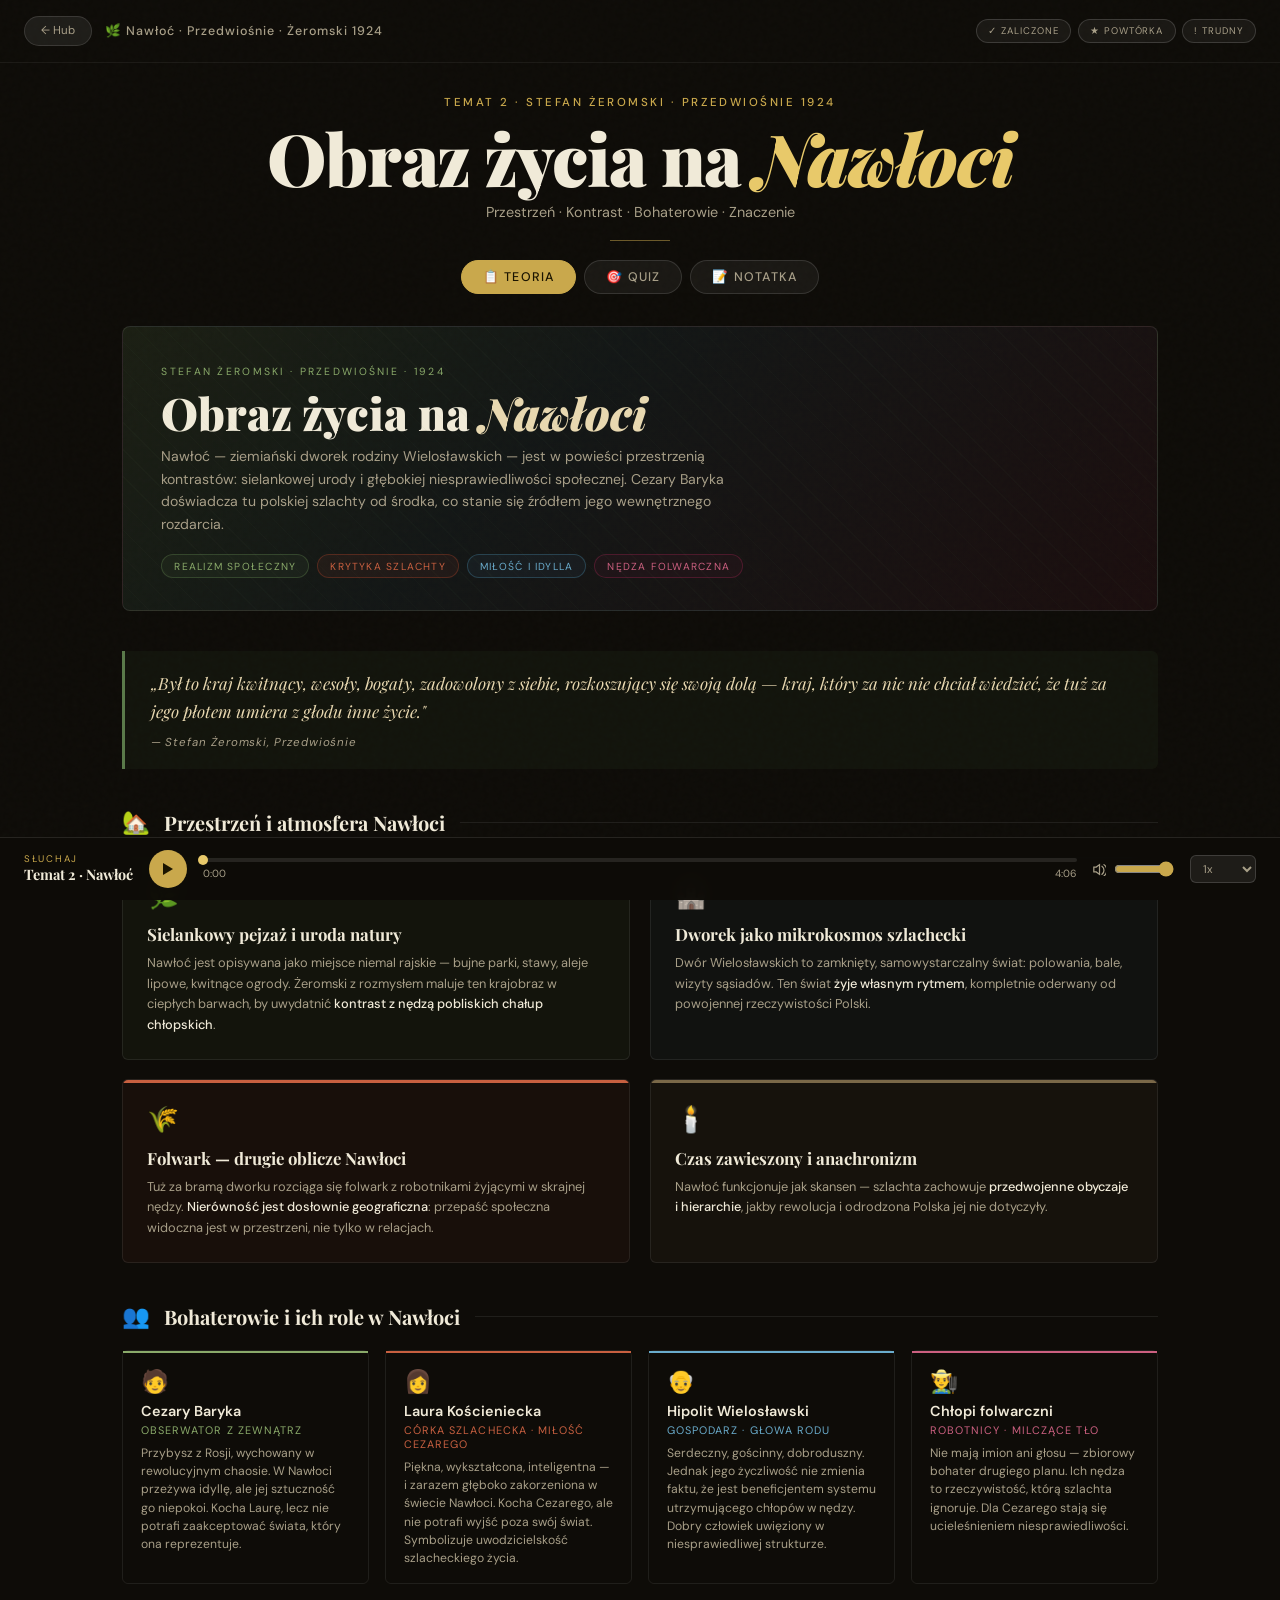
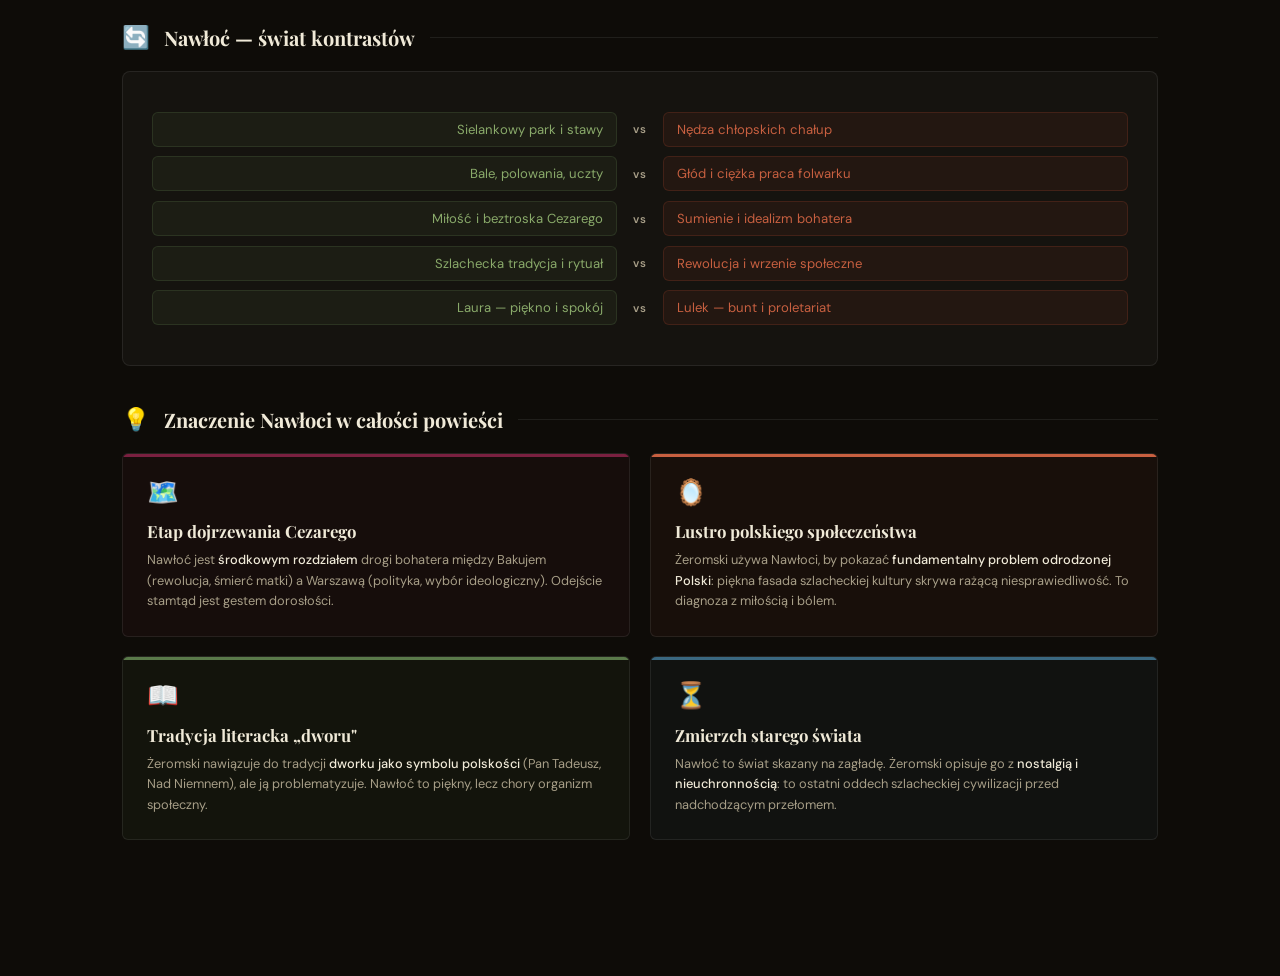
<file: temat2.html>
<!DOCTYPE html>
<html lang="pl">
<head>
<meta charset="UTF-8"/><meta name="viewport" content="width=device-width,initial-scale=1.0"/>
<title>Temat 2 · Nawłoć</title>
<link href="https://fonts.googleapis.com/css2?family=Playfair+Display:wght@400;700;900&family=DM+Sans:wght@300;400;500&display=swap" rel="stylesheet"/>
<link rel="stylesheet" href="shared_styles.css"/>
</head>
<body>
<nav class="topnav">
  <a href="index.html" class="nav-back">← Hub</a>
  <span class="nav-title">🌿 Nawłoć · Przedwiośnie · Żeromski 1924</span>
  <div class="nav-status-wrap" id="nav-status"></div>
</nav>
<header>
  <p class="eyebrow">Temat 2 · Stefan Żeromski · Przedwiośnie 1924</p>
  <h1>Obraz życia na <span>Nawłoci</span></h1>
  <p class="sub">Przestrzeń · Kontrast · Bohaterowie · Znaczenie</p>
  <div class="divider"></div>
</header>
<div class="toggle-bar">
  <button class="toggle-btn active" id="btn-cards" onclick="switchView('cards')">📋 Teoria</button>
  <button class="toggle-btn" id="btn-quiz" onclick="switchView('quiz')">🎯 Quiz</button>
  <button class="toggle-btn" id="btn-nota" onclick="switchView('nota')">📝 Notatka</button>
</div>

<!-- TEORIA -->
<div id="view-cards" style="position:relative;z-index:1;max-width:1100px;margin:0 auto;padding:2rem 2rem 4rem">
  <div class="nw-hero" style="background:linear-gradient(135deg,rgba(90,122,74,.18) 0%,rgba(58,104,128,.12) 40%,rgba(122,32,64,.12) 100%)">
    <div class="nw-hero-eyebrow" style="color:var(--n-sage2)">Stefan Żeromski · Przedwiośnie · 1924</div>
    <div class="nw-hero-title">Obraz życia na <em style="color:var(--n-cream)">Nawłoci</em></div>
    <div class="nw-hero-sub">Nawłoć — ziemiański dworek rodziny Wielosławskich — jest w powieści przestrzenią kontrastów: sielankowej urody i głębokiej niesprawiedliwości społecznej. Cezary Baryka doświadcza tu polskiej szlachty od środka, co stanie się źródłem jego wewnętrznego rozdarcia.</div>
    <div class="nw-hero-tags">
      <span class="nw-tag" style="color:var(--n-sage2);border-color:rgba(90,122,74,.4);background:rgba(90,122,74,.1)">Realizm społeczny</span>
      <span class="nw-tag" style="color:var(--n-rust2);border-color:rgba(160,64,42,.4);background:rgba(160,64,42,.1)">Krytyka szlachty</span>
      <span class="nw-tag" style="color:#6aaccc;border-color:rgba(58,104,128,.5);background:rgba(58,104,128,.1)">Miłość i idylla</span>
      <span class="nw-tag" style="color:#cc6080;border-color:rgba(122,32,64,.5);background:rgba(122,32,64,.1)">Nędza folwarczna</span>
    </div>
  </div>
  <div class="nw-quote">
    <p>„Był to kraj kwitnący, wesoły, bogaty, zadowolony z siebie, rozkoszujący się swoją dolą — kraj, który za nic nie chciał wiedzieć, że tuż za jego płotem umiera z głodu inne życie."</p>
    <cite>— Stefan Żeromski, Przedwiośnie</cite>
  </div>
  <div class="nw-section-head"><span class="nw-section-icon">🏡</span><div class="nw-section-title">Przestrzeń i atmosfera Nawłoci</div><div class="nw-section-line"></div></div>
  <div class="nw-grid">
    <div class="nw-card nw-sage"><div class="nw-card-icon">🌿</div><div class="nw-card-title">Sielankowy pejzaż i uroda natury</div><div class="nw-card-desc">Nawłoć jest opisywana jako miejsce niemal rajskie — bujne parki, stawy, aleje lipowe, kwitnące ogrody. Żeromski z rozmysłem maluje ten krajobraz w ciepłych barwach, by uwydatnić <strong>kontrast z nędzą pobliskich chałup chłopskich</strong>.</div></div>
    <div class="nw-card nw-sky"><div class="nw-card-icon">🏰</div><div class="nw-card-title">Dworek jako mikrokosmos szlachecki</div><div class="nw-card-desc">Dwór Wielosławskich to zamknięty, samowystarczalny świat: polowania, bale, wizyty sąsiadów. Ten świat <strong>żyje własnym rytmem</strong>, kompletnie oderwany od powojennej rzeczywistości Polski.</div></div>
    <div class="nw-card nw-rust"><div class="nw-card-icon">🌾</div><div class="nw-card-title">Folwark — drugie oblicze Nawłoci</div><div class="nw-card-desc">Tuż za bramą dworku rozciąga się folwark z robotnikami żyjącymi w skrajnej nędzy. <strong>Nierówność jest dosłownie geograficzna</strong>: przepaść społeczna widoczna jest w przestrzeni, nie tylko w relacjach.</div></div>
    <div class="nw-card nw-stone"><div class="nw-card-icon">🕯️</div><div class="nw-card-title">Czas zawieszony i anachronizm</div><div class="nw-card-desc">Nawłoć funkcjonuje jak skansen — szlachta zachowuje <strong>przedwojenne obyczaje i hierarchie</strong>, jakby rewolucja i odrodzona Polska jej nie dotyczyły.</div></div>
  </div>
  <div class="nw-section-head"><span class="nw-section-icon">👥</span><div class="nw-section-title">Bohaterowie i ich role w Nawłoci</div><div class="nw-section-line"></div></div>
  <div class="nw-chars">
    <div class="nw-char" style="--nc:#8aaa6a"><div class="nw-char-emoji">🧑</div><div class="nw-char-name">Cezary Baryka</div><div class="nw-char-role">Obserwator z zewnątrz</div><div class="nw-char-desc">Przybysz z Rosji, wychowany w rewolucyjnym chaosie. W Nawłoci przeżywa idyllę, ale jej sztuczność go niepokoi. Kocha Laurę, lecz nie potrafi zaakceptować świata, który ona reprezentuje.</div></div>
    <div class="nw-char" style="--nc:#c86040"><div class="nw-char-emoji">👩</div><div class="nw-char-name">Laura Kościeniecka</div><div class="nw-char-role">Córka szlachecka · Miłość Cezarego</div><div class="nw-char-desc">Piękna, wykształcona, inteligentna — i zarazem głęboko zakorzeniona w świecie Nawłoci. Kocha Cezarego, ale nie potrafi wyjść poza swój świat. Symbolizuje uwodzicielskość szlacheckiego życia.</div></div>
    <div class="nw-char" style="--nc:#6aaccc"><div class="nw-char-emoji">👴</div><div class="nw-char-name">Hipolit Wielosławski</div><div class="nw-char-role">Gospodarz · Głowa rodu</div><div class="nw-char-desc">Serdeczny, gościnny, dobroduszny. Jednak jego życzliwość nie zmienia faktu, że jest beneficjentem systemu utrzymującego chłopów w nędzy. Dobry człowiek uwięziony w niesprawiedliwej strukturze.</div></div>
    <div class="nw-char" style="--nc:#cc6080"><div class="nw-char-emoji">👨‍🌾</div><div class="nw-char-name">Chłopi folwarczni</div><div class="nw-char-role">Robotnicy · Milczące tło</div><div class="nw-char-desc">Nie mają imion ani głosu — zbiorowy bohater drugiego planu. Ich nędza to rzeczywistość, którą szlachta ignoruje. Dla Cezarego stają się ucieleśnieniem niesprawiedliwości.</div></div>
  </div>
  <div class="nw-section-head"><span class="nw-section-icon">🔄</span><div class="nw-section-title">Nawłoć — świat kontrastów</div><div class="nw-section-line"></div></div>
  <div style="background:rgba(255,255,255,.03);border:1px solid rgba(255,255,255,.08);border-radius:8px;padding:1.5rem 1.8rem;margin-bottom:1.5rem">
    <div class="nw-contrast">
      <div style="text-align:right"><div class="nw-contrast-item sage">Sielankowy park i stawy</div></div><div class="nw-contrast-vs">vs</div><div><div class="nw-contrast-item rust">Nędza chłopskich chałup</div></div>
      <div style="text-align:right"><div class="nw-contrast-item sage">Bale, polowania, uczty</div></div><div class="nw-contrast-vs">vs</div><div><div class="nw-contrast-item rust">Głód i ciężka praca folwarku</div></div>
      <div style="text-align:right"><div class="nw-contrast-item sage">Miłość i beztroska Cezarego</div></div><div class="nw-contrast-vs">vs</div><div><div class="nw-contrast-item rust">Sumienie i idealizm bohatera</div></div>
      <div style="text-align:right"><div class="nw-contrast-item sage">Szlachecka tradycja i rytuał</div></div><div class="nw-contrast-vs">vs</div><div><div class="nw-contrast-item rust">Rewolucja i wrzenie społeczne</div></div>
      <div style="text-align:right"><div class="nw-contrast-item sage">Laura — piękno i spokój</div></div><div class="nw-contrast-vs">vs</div><div><div class="nw-contrast-item rust">Lulek — bunt i proletariat</div></div>
    </div>
  </div>
  <div class="nw-section-head"><span class="nw-section-icon">💡</span><div class="nw-section-title">Znaczenie Nawłoci w całości powieści</div><div class="nw-section-line"></div></div>
  <div class="nw-grid">
    <div class="nw-card nw-burgundy"><div class="nw-card-icon">🗺️</div><div class="nw-card-title">Etap dojrzewania Cezarego</div><div class="nw-card-desc">Nawłoć jest <strong>środkowym rozdziałem</strong> drogi bohatera między Bakujem (rewolucja, śmierć matki) a Warszawą (polityka, wybór ideologiczny). Odejście stamtąd jest gestem dorosłości.</div></div>
    <div class="nw-card nw-rust"><div class="nw-card-icon">🪞</div><div class="nw-card-title">Lustro polskiego społeczeństwa</div><div class="nw-card-desc">Żeromski używa Nawłoci, by pokazać <strong>fundamentalny problem odrodzonej Polski</strong>: piękna fasada szlacheckiej kultury skrywa rażącą niesprawiedliwość. To diagnoza z miłością i bólem.</div></div>
    <div class="nw-card nw-sage"><div class="nw-card-icon">📖</div><div class="nw-card-title">Tradycja literacka „dworu"</div><div class="nw-card-desc">Żeromski nawiązuje do tradycji <strong>dworku jako symbolu polskości</strong> (Pan Tadeusz, Nad Niemnem), ale ją problematyzuje. Nawłoć to piękny, lecz chory organizm społeczny.</div></div>
    <div class="nw-card nw-sky"><div class="nw-card-icon">⏳</div><div class="nw-card-title">Zmierzch starego świata</div><div class="nw-card-desc">Nawłoć to świat skazany na zagładę. Żeromski opisuje go z <strong>nostalgią i nieuchronnością</strong>: to ostatni oddech szlacheckiej cywilizacji przed nadchodzącym przełomem.</div></div>
  </div>
</div>

<!-- QUIZ -->
<div id="view-quiz" style="display:none;position:relative;z-index:1;max-width:800px;margin:0 auto;padding:1.5rem 1.5rem 5rem">
  <div id="quiz-hub">
    <div style="text-align:center;padding:1.5rem 0 2rem">
      <div style="font-size:.65rem;letter-spacing:.22em;text-transform:uppercase;color:var(--gold);margin-bottom:.6rem">Temat 2 · Quiz</div>
      <div style="font-family:'Playfair Display',serif;font-size:2rem;font-weight:900;color:var(--ink);margin-bottom:.4rem">Sprawdź wiedzę o Nawłoci</div>
    </div>
    <div style="display:grid;grid-template-columns:1fr 1fr;gap:1rem">
      <button class="qhub-card" onclick="launchQuiz('nawloc','nawloc')" style="--qc:#2a7d5f">
        <div class="qhub-icon">🌿</div><div class="qhub-title">Quiz Nawłoć</div>
        <div class="qhub-sub">Przestrzeń · Bohaterowie · Kontrast · Znaczenie · Nawłoć a Polska</div>
        <div class="qhub-count" id="hub-score-nawloc">24 pytania</div>
      </button>
      <button class="qhub-card" onclick="launchQuiz('all','nawloc')" style="--qc:#c9a84c">
        <div class="qhub-icon">🎯</div><div class="qhub-title">MEGA QUIZ</div>
        <div class="qhub-sub">Wszystkie cztery tematy razem</div>
        <div class="qhub-count">130+ pytań</div>
      </button>
    </div>
  </div>
  <div id="quiz-active" style="display:none">
    <div style="display:flex;align-items:center;gap:.8rem;margin-bottom:1.2rem">
      <button onclick="backToHub()" style="background:rgba(255,255,255,.07);border:1px solid rgba(255,255,255,.12);color:var(--ink2);font-size:.75rem;padding:.4rem .9rem;border-radius:100px;cursor:pointer">← Wróć</button>
      <div style="flex:1"><div style="display:flex;justify-content:space-between;margin-bottom:.4rem"><span style="font-size:.7rem;letter-spacing:.12em;text-transform:uppercase;color:var(--ink2)" id="qa-label"></span><span style="font-size:.8rem;font-weight:500;color:var(--gold)" id="qa-score"></span></div><div class="quiz-prog-bar"><div class="quiz-prog-fill" id="qa-fill" style="width:0%"></div></div></div>
    </div>
    <div class="quiz-card"><div class="quiz-q-num" id="qa-num"></div><span class="quiz-cat" id="qa-cat"></span><div class="quiz-q-text" id="qa-text"></div><div class="quiz-options" id="qa-opts"></div><div class="quiz-feedback" id="qa-feedback"></div><div class="quiz-next-wrap"><button class="quiz-next" id="qa-next" onclick="nextQA()">Następne →</button></div></div>
  </div>
  <div id="quiz-result-screen" style="display:none;text-align:center;padding:2rem 1rem">
    <div class="res-emoji" id="qr-emoji"></div><div class="res-title" id="qr-title"></div>
    <div class="res-score-box" style="margin:1rem auto 1.2rem"><div class="res-big" id="qr-big"></div><div class="res-of" id="qr-of"></div></div>
    <div class="res-bar-wrap"><div class="quiz-prog-bar" style="height:8px;border-radius:4px"><div class="res-bar-fill" id="qr-bar" style="width:0%"></div></div></div>
    <div class="res-cats" id="qr-cats" style="margin:1.2rem 0"></div><div class="res-msg" id="qr-msg"></div>
    <div style="display:flex;gap:.8rem;justify-content:center;flex-wrap:wrap">
      <button class="res-restart" onclick="replayQuiz()">Jeszcze raz 🔄</button>
      <button class="res-restart" onclick="backToHub()" style="background:rgba(255,255,255,.08);color:var(--ink)">Wybierz tryb</button>
      <a href="index.html" class="res-restart" style="background:rgba(255,255,255,.08);color:var(--ink);text-decoration:none">← Hub</a>
    </div>
  </div>
</div>

<!-- NOTATKA -->
<div id="view-nota" style="display:none;position:relative;z-index:1;max-width:900px;margin:0 auto;padding:2rem 1.5rem 4rem">
  <div class="nw-quote"><p>„Był to kraj kwitnący... za nic nie chciał wiedzieć, że tuż za jego płotem umiera z głodu inne życie."</p><cite>— Stefan Żeromski, Przedwiośnie</cite></div>
  <div class="nw-section-head"><span class="nw-section-icon">📋</span><div class="nw-section-title">Notatka podsumowująca — Nawłoć</div><div class="nw-section-line"></div></div>
  <div class="nw-grid">
    <div class="nw-card nw-sage"><div class="nw-card-icon">🏡</div><div class="nw-card-title">Przestrzeń</div><div class="nw-card-desc">Sielankowy park i dworek vs. nędzny folwark <strong>tuż za ogrodzeniem</strong>. Anachronizm — szlachta żyje jak przed wojną. Każde miejsce to kontrast piękna i niesprawiedliwości.</div></div>
    <div class="nw-card nw-rust"><div class="nw-card-icon">⚖️</div><div class="nw-card-title">Kontrast społeczny</div><div class="nw-card-desc">Bale i polowania szlachty vs. głód robotników rolnych. Żeromski <strong>nie potępia szlachty wprost</strong> — pokazuje niesprawiedliwy system. Nawłoć = piękna fasada zepsutej Polski.</div></div>
    <div class="nw-card nw-sky"><div class="nw-card-icon">🧑</div><div class="nw-card-title">Cezary na Nawłoci</div><div class="nw-card-desc">Zakochuje się w Laurze → chwilowy spokój. Ale nie może zaakceptować niesprawiedliwości. Odejście = odrzucenie szlacheckiej wersji Polski. <strong>Etap dojrzewania</strong> między Bakujem a Warszawą.</div></div>
    <div class="nw-card nw-burgundy"><div class="nw-card-icon">💡</div><div class="nw-card-title">Znaczenie</div><div class="nw-card-desc">Lustro polskiego społeczeństwa. Nawiązanie do tradycji dworku (Pan Tadeusz) — ale <strong>krytyczne</strong>. Zmierzch starego świata. Mit arkadii zdekonstruowany przez Żeromskiego.</div></div>
  </div>
  <div class="nw-section-head"><span class="nw-section-icon">👤</span><div class="nw-section-title">Kluczowi bohaterowie Nawłoci</div><div class="nw-section-line"></div></div>
  <div style="overflow-x:auto"><table>
    <thead><tr><th>Postać</th><th>Rola</th><th>Symbolika</th></tr></thead>
    <tbody>
      <tr><td><strong>Cezary Baryka</strong></td><td>Obserwator z zewnątrz (z Baku)</td><td>Outsider widzący kontrast piękna i niesprawiedliwości</td></tr>
      <tr><td><strong>Laura Kościeniecka</strong></td><td>Miłość Cezarego, córka szlachecka</td><td>Piękna pułapka — miłość paraliżuje sumienie</td></tr>
      <tr><td><strong>Hipolit Wielosławski</strong></td><td>Gospodarz, głowa rodu</td><td>Dobry człowiek w niesprawiedliwej strukturze</td></tr>
      <tr><td><strong>Chłopi folwarczni</strong></td><td>Milczące tło bez imion</td><td>Ucieleśnienie niesprawiedliwości — centralny argument moralny</td></tr>
    </tbody>
  </table></div>
</div>

<div class="streak-badge" id="streak-badge"></div>

<!-- ===== AUDIO PLAYER ===== -->
<style>body{padding-bottom:4.5rem!important}</style>
<div id="audio-player" style="position:fixed;bottom:0;left:0;right:0;z-index:100;background:rgba(14,12,8,.97);border-top:1px solid rgba(255,255,255,.1);backdrop-filter:blur(12px);padding:.75rem 1.5rem;display:flex;align-items:center;gap:1rem;flex-wrap:wrap">
  <div style="display:flex;flex-direction:column;min-width:0;flex:0 0 auto">
    <span style="font-size:.6rem;letter-spacing:.18em;text-transform:uppercase;color:var(--gold);line-height:1">Słuchaj</span>
    <span style="font-family:'Playfair Display',serif;font-size:.9rem;font-weight:700;color:var(--ink);white-space:nowrap">Temat 2 · Nawłoć</span>
  </div>
  <button id="ap-play" onclick="apToggle()" style="flex-shrink:0;width:38px;height:38px;border-radius:50%;background:var(--gold);border:none;cursor:pointer;display:flex;align-items:center;justify-content:center;transition:background .15s">
    <svg id="ap-icon-play" width="14" height="14" viewBox="0 0 12 14" fill="#1a1400"><path d="M1 1l10 6L1 13V1z"/></svg>
    <svg id="ap-icon-pause" width="14" height="14" viewBox="0 0 12 14" fill="#1a1400" style="display:none"><rect x="1" y="1" width="3.5" height="12" rx="1"/><rect x="7.5" y="1" width="3.5" height="12" rx="1"/></svg>
  </button>
  <div style="flex:1;display:flex;flex-direction:column;gap:.35rem;min-width:140px">
    <div style="position:relative;height:4px;background:rgba(255,255,255,.1);border-radius:2px;cursor:pointer" id="ap-bar" onclick="apSeek(event)">
      <div id="ap-fill" style="height:100%;width:0%;background:var(--gold);border-radius:2px;transition:width .25s linear"></div>
      <div id="ap-thumb" style="position:absolute;top:50%;right:calc(100% - 0%);transform:translate(50%,-50%);width:10px;height:10px;border-radius:50%;background:var(--gold2);pointer-events:none"></div>
    </div>
    <div style="display:flex;justify-content:space-between">
      <span id="ap-cur" style="font-size:.65rem;color:var(--ink2);font-variant-numeric:tabular-nums">0:00</span>
      <span id="ap-dur" style="font-size:.65rem;color:var(--ink2);font-variant-numeric:tabular-nums">--:--</span>
    </div>
  </div>
  <div style="display:flex;align-items:center;gap:.5rem;flex-shrink:0">
    <svg width="13" height="13" viewBox="0 0 16 14" fill="none" stroke="var(--ink2)" stroke-width="1.5"><path d="M1 4h3l4-3v12l-4-3H1V4z"/><path d="M11 3c1.5 1 2.5 2.8 2.5 5s-1 4-2.5 5M13.5 1c2 1.5 3.5 4 3.5 7s-1.5 5.5-3.5 7" stroke-linecap="round"/></svg>
    <input type="range" id="ap-vol" min="0" max="1" step="0.02" value="1" oninput="apVol(this.value)" style="width:60px;accent-color:var(--gold)">
  </div>
  <select id="ap-speed" onchange="apSpeed(this.value)" style="background:rgba(255,255,255,.07);border:1px solid rgba(255,255,255,.15);color:var(--ink2);font-family:'DM Sans',sans-serif;font-size:.7rem;padding:.3rem .5rem;border-radius:6px;cursor:pointer">
    <option value="0.75">0.75x</option>
    <option value="1" selected>1x</option>
    <option value="1.25">1.25x</option>
    <option value="1.5">1.5x</option>
    <option value="2">2x</option>
  </select>
</div>
<audio id="ap-audio" src="assets/temat2.mp3" preload="metadata"></audio>
<script>
(function(){
  var au=document.getElementById("ap-audio");
  var fill=document.getElementById("ap-fill");
  var thumb=document.getElementById("ap-thumb");
  var cur=document.getElementById("ap-cur");
  var dur=document.getElementById("ap-dur");
  var iconPlay=document.getElementById("ap-icon-play");
  var iconPause=document.getElementById("ap-icon-pause");
  function fmt(s){var m=Math.floor(s/60);return m+":"+(Math.floor(s%60)+"").padStart(2,"0");}
  au.addEventListener("loadedmetadata",function(){dur.textContent=fmt(au.duration);});
  au.addEventListener("timeupdate",function(){
    if(!au.duration)return;
    var p=au.currentTime/au.duration*100;
    fill.style.width=p+"%";
    thumb.style.right="calc("+(100-p)+"% - 5px)";
    cur.textContent=fmt(au.currentTime);
  });
  au.addEventListener("ended",function(){iconPlay.style.display="";iconPause.style.display="none";});
  window.apToggle=function(){
    if(au.paused){au.play();iconPlay.style.display="none";iconPause.style.display="";}
    else{au.pause();iconPlay.style.display="";iconPause.style.display="none";}
  };
  window.apSeek=function(e){
    var bar=document.getElementById("ap-bar");
    var rect=bar.getBoundingClientRect();
    var p=Math.max(0,Math.min(1,(e.clientX-rect.left)/rect.width));
    au.currentTime=p*au.duration;
  };
  window.apVol=function(v){au.volume=parseFloat(v);};
  window.apSpeed=function(v){au.playbackRate=parseFloat(v);};
})();
</script>

<script src="quiz_engine.js"></script>
<script>
const TOPIC_ID = 'nawloc';
function switchView(v){['cards','quiz','nota'].forEach(id=>{document.getElementById('view-'+id).style.display='none';document.getElementById('btn-'+id)?.classList.remove('active');});document.getElementById('view-'+v).style.display='block';document.getElementById('btn-'+v)?.classList.add('active');}
function renderNavStatus(){const td=getTopicData(TOPIC_ID);const status=td.status||'';const el=document.getElementById('nav-status');el.innerHTML=`<button class="nav-sbtn${status==='done'?' sd':''}" onclick="toggleStatus('done')">✓ Zaliczone</button><button class="nav-sbtn${status==='focus'?' sf':''}" onclick="toggleStatus('focus')">★ Powtórka</button><button class="nav-sbtn${status==='hard'?' sh':''}" onclick="toggleStatus('hard')">! Trudny</button>`;}
function toggleStatus(s){const p=gp();if(!p[TOPIC_ID])p[TOPIC_ID]={};p[TOPIC_ID].status=(p[TOPIC_ID].status===s?'':s);sp(p);renderNavStatus();}
renderNavStatus();updateHubScores();
</script>
</body>
</html>
</file>
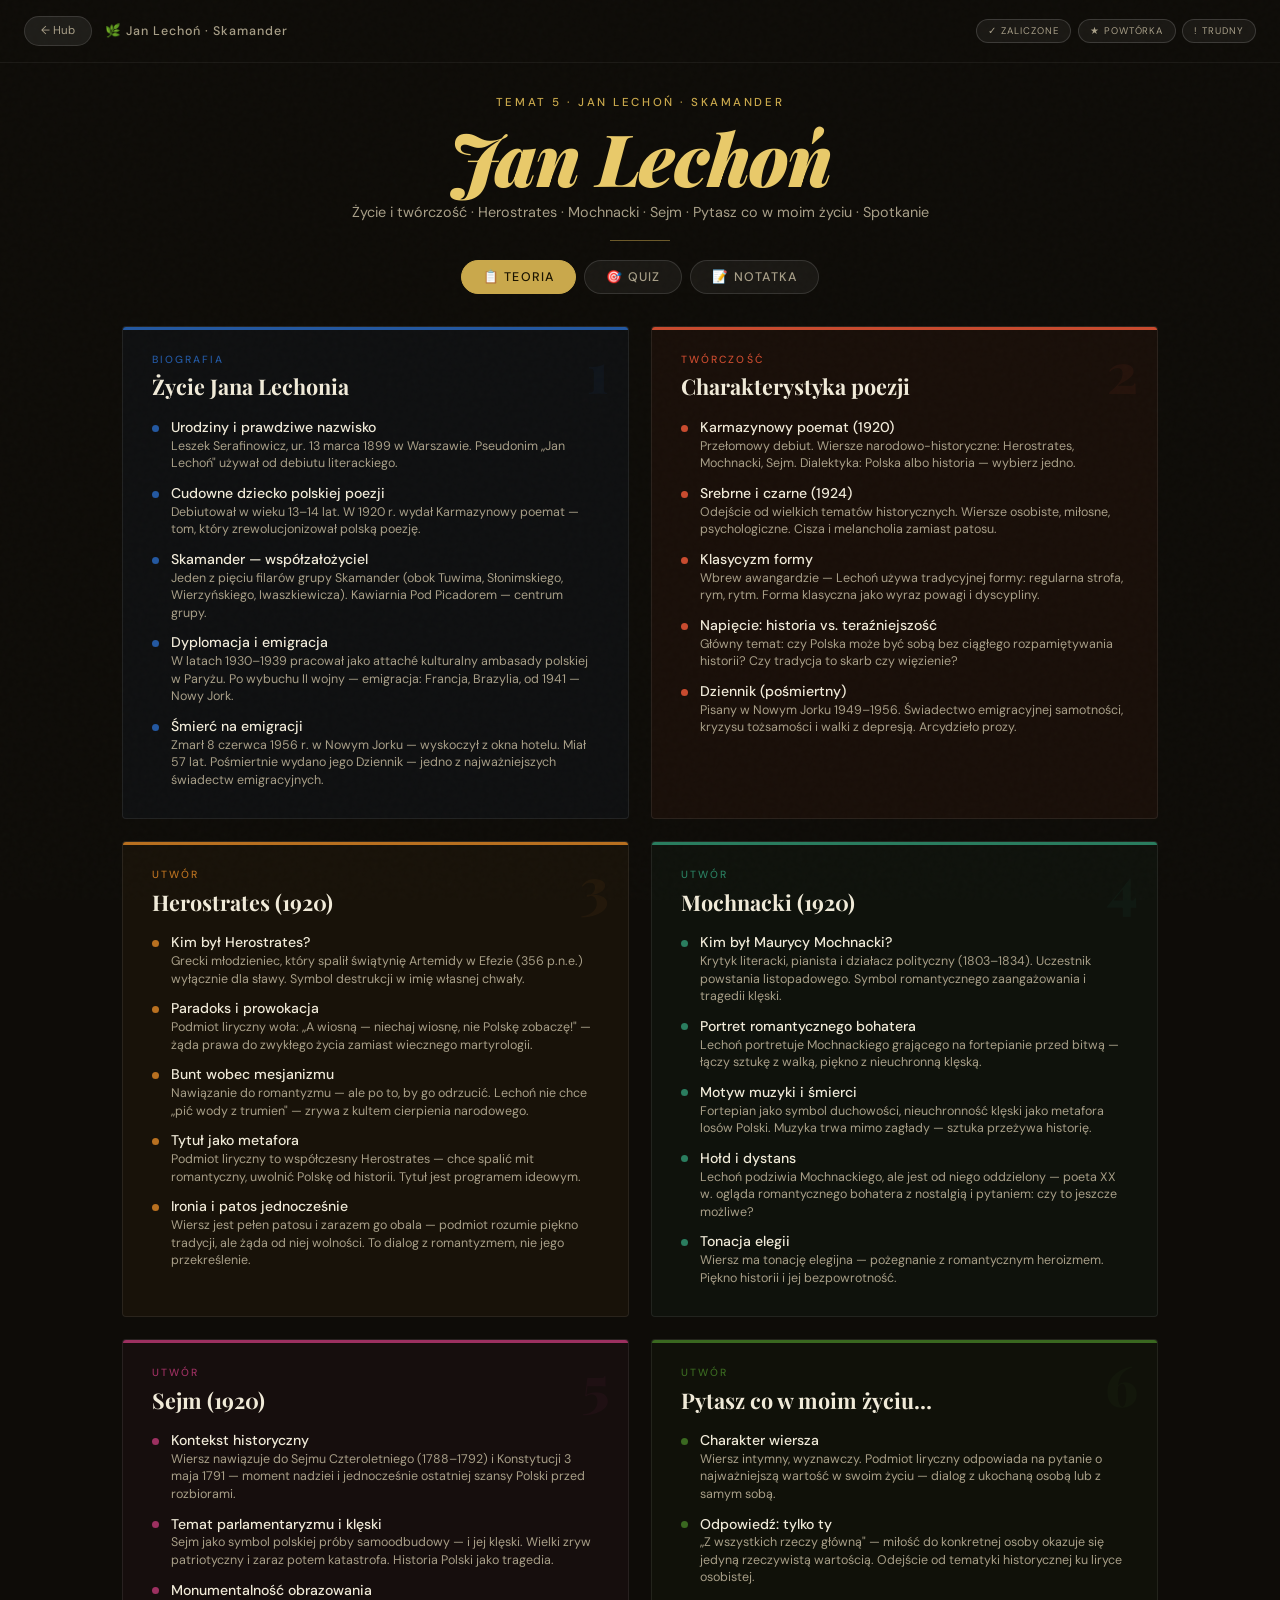
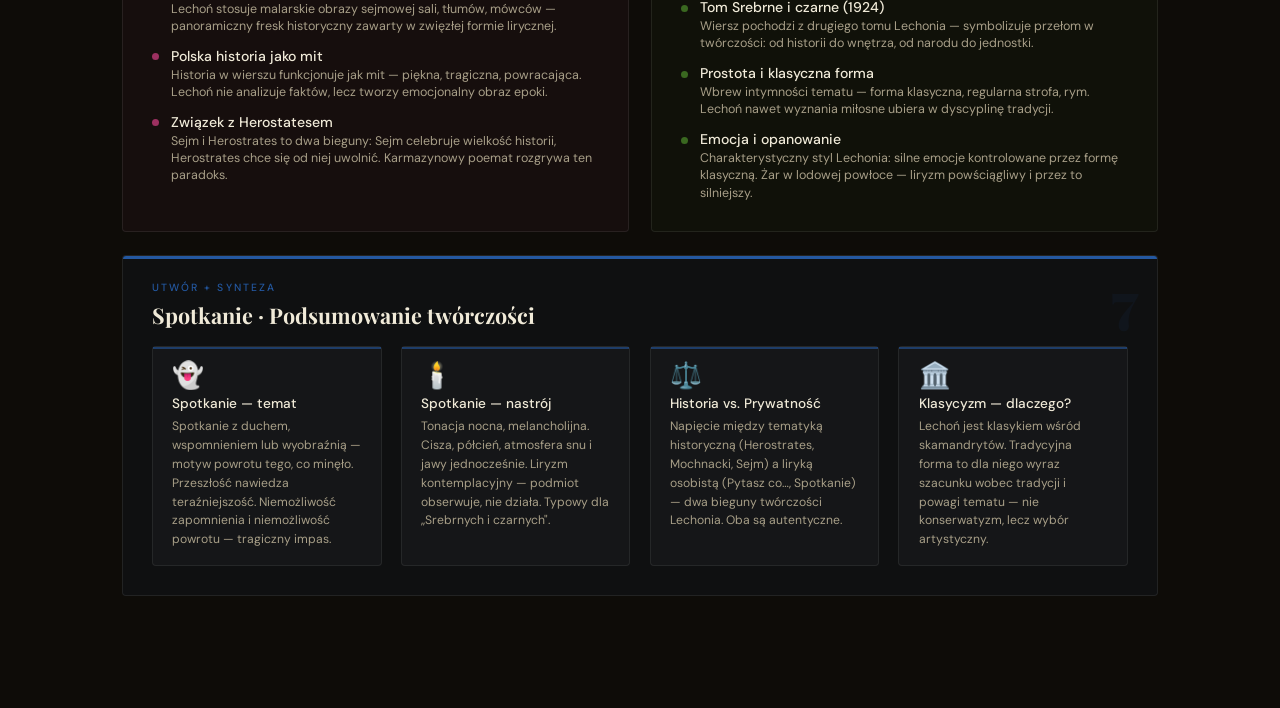
<file: temat5.html>
<!doctype html>
<html lang="pl">
  <head>
    <meta charset="UTF-8" />
    <meta name="viewport" content="width=device-width,initial-scale=1.0" />
    <title>Temat 5 · Jan Lechoń</title>
    <link
      href="https://fonts.googleapis.com/css2?family=Playfair+Display:ital,wght@0,400;0,700;0,900;1,400;1,700&family=DM+Sans:wght@300;400;500&display=swap"
      rel="stylesheet"
    />
    <link rel="stylesheet" href="shared_styles.css" />
  </head>
  <body>
    <nav class="topnav">
      <a href="index.html" class="nav-back">← Hub</a>
      <span class="nav-title">🌿 Jan Lechoń · Skamander</span>
      <div class="nav-status-wrap" id="nav-status"></div>
    </nav>

    <header>
      <p class="eyebrow">Temat 5 · Jan Lechoń · Skamander</p>
      <h1><span>Jan Lechoń</span></h1>
      <p class="sub">
        Życie i twórczość · Herostrates · Mochnacki · Sejm · Pytasz co w moim
        życiu · Spotkanie
      </p>
      <div class="divider"></div>
    </header>

    <div class="toggle-bar">
      <button
        class="toggle-btn active"
        id="btn-cards"
        onclick="switchView('cards')"
      >
        📋 Teoria
      </button>
      <button class="toggle-btn" id="btn-quiz" onclick="switchView('quiz')">
        🎯 Quiz
      </button>
      <button class="toggle-btn" id="btn-nota" onclick="switchView('nota')">
        📝 Notatka
      </button>
    </div>

    <!-- ===== TEORIA ===== -->
    <div id="view-cards">
      <div class="page">
        <div class="grid">
          <!-- KARTA 1: ŻYCIE -->
          <div class="card c-blue">
            <span class="num">1</span>
            <p class="card-label">Biografia</p>
            <h2>Życie Jana Lechonia</h2>
            <ul class="items">
              <li>
                <div class="dot"></div>
                <div>
                  <div class="item-title">Urodziny i prawdziwe nazwisko</div>
                  <div class="item-sub">
                    Leszek Serafinowicz, ur. 13 marca 1899 w Warszawie.
                    Pseudonim „Jan Lechoń" używał od debiutu literackiego.
                  </div>
                </div>
              </li>
              <li>
                <div class="dot"></div>
                <div>
                  <div class="item-title">Cudowne dziecko polskiej poezji</div>
                  <div class="item-sub">
                    Debiutował w wieku 13–14 lat. W 1920 r. wydał Karmazynowy
                    poemat — tom, który zrewolucjonizował polską poezję.
                  </div>
                </div>
              </li>
              <li>
                <div class="dot"></div>
                <div>
                  <div class="item-title">Skamander — współzałożyciel</div>
                  <div class="item-sub">
                    Jeden z pięciu filarów grupy Skamander (obok Tuwima,
                    Słonimskiego, Wierzyńskiego, Iwaszkiewicza). Kawiarnia Pod
                    Picadorem — centrum grupy.
                  </div>
                </div>
              </li>
              <li>
                <div class="dot"></div>
                <div>
                  <div class="item-title">Dyplomacja i emigracja</div>
                  <div class="item-sub">
                    W latach 1930–1939 pracował jako attaché kulturalny ambasady
                    polskiej w Paryżu. Po wybuchu II wojny — emigracja: Francja,
                    Brazylia, od 1941 — Nowy Jork.
                  </div>
                </div>
              </li>
              <li>
                <div class="dot"></div>
                <div>
                  <div class="item-title">Śmierć na emigracji</div>
                  <div class="item-sub">
                    Zmarł 8 czerwca 1956 r. w Nowym Jorku — wyskoczył z okna
                    hotelu. Miał 57 lat. Pośmiertnie wydano jego Dziennik —
                    jedno z najważniejszych świadectw emigracyjnych.
                  </div>
                </div>
              </li>
            </ul>
          </div>

          <!-- KARTA 2: TWÓRCZOŚĆ OGÓLNIE -->
          <div class="card c-coral">
            <span class="num">2</span>
            <p class="card-label">Twórczość</p>
            <h2>Charakterystyka poezji</h2>
            <ul class="items">
              <li>
                <div class="dot"></div>
                <div>
                  <div class="item-title">Karmazynowy poemat (1920)</div>
                  <div class="item-sub">
                    Przełomowy debiut. Wiersze narodowo-historyczne:
                    Herostrates, Mochnacki, Sejm. Dialektyka: Polska albo
                    historia — wybierz jedno.
                  </div>
                </div>
              </li>
              <li>
                <div class="dot"></div>
                <div>
                  <div class="item-title">Srebrne i czarne (1924)</div>
                  <div class="item-sub">
                    Odejście od wielkich tematów historycznych. Wiersze
                    osobiste, miłosne, psychologiczne. Cisza i melancholia
                    zamiast patosu.
                  </div>
                </div>
              </li>
              <li>
                <div class="dot"></div>
                <div>
                  <div class="item-title">Klasycyzm formy</div>
                  <div class="item-sub">
                    Wbrew awangardzie — Lechoń używa tradycyjnej formy:
                    regularna strofa, rym, rytm. Forma klasyczna jako wyraz
                    powagi i dyscypliny.
                  </div>
                </div>
              </li>
              <li>
                <div class="dot"></div>
                <div>
                  <div class="item-title">
                    Napięcie: historia vs. teraźniejszość
                  </div>
                  <div class="item-sub">
                    Główny temat: czy Polska może być sobą bez ciągłego
                    rozpamiętywania historii? Czy tradycja to skarb czy
                    więzienie?
                  </div>
                </div>
              </li>
              <li>
                <div class="dot"></div>
                <div>
                  <div class="item-title">Dziennik (pośmiertny)</div>
                  <div class="item-sub">
                    Pisany w Nowym Jorku 1949–1956. Świadectwo emigracyjnej
                    samotności, kryzysu tożsamości i walki z depresją.
                    Arcydzieło prozy.
                  </div>
                </div>
              </li>
            </ul>
          </div>

          <!-- KARTA 3: HEROSTRATES -->
          <div class="card c-amber">
            <span class="num">3</span>
            <p class="card-label">Utwór</p>
            <h2>Herostrates (1920)</h2>
            <ul class="items">
              <li>
                <div class="dot"></div>
                <div>
                  <div class="item-title">Kim był Herostrates?</div>
                  <div class="item-sub">
                    Grecki młodzieniec, który spalił świątynię Artemidy w Efezie
                    (356 p.n.e.) wyłącznie dla sławy. Symbol destrukcji w imię
                    własnej chwały.
                  </div>
                </div>
              </li>
              <li>
                <div class="dot"></div>
                <div>
                  <div class="item-title">Paradoks i prowokacja</div>
                  <div class="item-sub">
                    Podmiot liryczny woła: „A wiosną — niechaj wiosnę, nie
                    Polskę zobaczę!" — żąda prawa do zwykłego życia zamiast
                    wiecznego martyrologii.
                  </div>
                </div>
              </li>
              <li>
                <div class="dot"></div>
                <div>
                  <div class="item-title">Bunt wobec mesjanizmu</div>
                  <div class="item-sub">
                    Nawiązanie do romantyzmu — ale po to, by go odrzucić. Lechoń
                    nie chce „pić wody z trumien" — zrywa z kultem cierpienia
                    narodowego.
                  </div>
                </div>
              </li>
              <li>
                <div class="dot"></div>
                <div>
                  <div class="item-title">Tytuł jako metafora</div>
                  <div class="item-sub">
                    Podmiot liryczny to współczesny Herostrates — chce spalić
                    mit romantyczny, uwolnić Polskę od historii. Tytuł jest
                    programem ideowym.
                  </div>
                </div>
              </li>
              <li>
                <div class="dot"></div>
                <div>
                  <div class="item-title">Ironia i patos jednocześnie</div>
                  <div class="item-sub">
                    Wiersz jest pełen patosu i zarazem go obala — podmiot
                    rozumie piękno tradycji, ale żąda od niej wolności. To
                    dialog z romantyzmem, nie jego przekreślenie.
                  </div>
                </div>
              </li>
            </ul>
          </div>

          <!-- KARTA 4: MOCHNACKI -->
          <div class="card c-teal">
            <span class="num">4</span>
            <p class="card-label">Utwór</p>
            <h2>Mochnacki (1920)</h2>
            <ul class="items">
              <li>
                <div class="dot"></div>
                <div>
                  <div class="item-title">Kim był Maurycy Mochnacki?</div>
                  <div class="item-sub">
                    Krytyk literacki, pianista i działacz polityczny
                    (1803–1834). Uczestnik powstania listopadowego. Symbol
                    romantycznego zaangażowania i tragedii klęski.
                  </div>
                </div>
              </li>
              <li>
                <div class="dot"></div>
                <div>
                  <div class="item-title">Portret romantycznego bohatera</div>
                  <div class="item-sub">
                    Lechoń portretuje Mochnackiego grającego na fortepianie
                    przed bitwą — łączy sztukę z walką, piękno z nieuchronną
                    klęską.
                  </div>
                </div>
              </li>
              <li>
                <div class="dot"></div>
                <div>
                  <div class="item-title">Motyw muzyki i śmierci</div>
                  <div class="item-sub">
                    Fortepian jako symbol duchowości, nieuchronność klęski jako
                    metafora losów Polski. Muzyka trwa mimo zagłady — sztuka
                    przeżywa historię.
                  </div>
                </div>
              </li>
              <li>
                <div class="dot"></div>
                <div>
                  <div class="item-title">Hołd i dystans</div>
                  <div class="item-sub">
                    Lechoń podziwia Mochnackiego, ale jest od niego oddzielony —
                    poeta XX w. ogląda romantycznego bohatera z nostalgią i
                    pytaniem: czy to jeszcze możliwe?
                  </div>
                </div>
              </li>
              <li>
                <div class="dot"></div>
                <div>
                  <div class="item-title">Tonacja elegii</div>
                  <div class="item-sub">
                    Wiersz ma tonację elegijna — pożegnanie z romantycznym
                    heroizmem. Piękno historii i jej bezpowrotność.
                  </div>
                </div>
              </li>
            </ul>
          </div>

          <!-- KARTA 5: SEJM -->
          <div class="card c-pink">
            <span class="num">5</span>
            <p class="card-label">Utwór</p>
            <h2>Sejm (1920)</h2>
            <ul class="items">
              <li>
                <div class="dot"></div>
                <div>
                  <div class="item-title">Kontekst historyczny</div>
                  <div class="item-sub">
                    Wiersz nawiązuje do Sejmu Czteroletniego (1788–1792) i
                    Konstytucji 3 maja 1791 — moment nadziei i jednocześnie
                    ostatniej szansy Polski przed rozbiorami.
                  </div>
                </div>
              </li>
              <li>
                <div class="dot"></div>
                <div>
                  <div class="item-title">Temat parlamentaryzmu i klęski</div>
                  <div class="item-sub">
                    Sejm jako symbol polskiej próby samoodbudowy — i jej klęski.
                    Wielki zryw patriotyczny i zaraz potem katastrofa. Historia
                    Polski jako tragedia.
                  </div>
                </div>
              </li>
              <li>
                <div class="dot"></div>
                <div>
                  <div class="item-title">Monumentalność obrazowania</div>
                  <div class="item-sub">
                    Lechoń stosuje malarskie obrazy sejmowej sali, tłumów,
                    mówców — panoramiczny fresk historyczny zawarty w zwięzłej
                    formie lirycznej.
                  </div>
                </div>
              </li>
              <li>
                <div class="dot"></div>
                <div>
                  <div class="item-title">Polska historia jako mit</div>
                  <div class="item-sub">
                    Historia w wierszu funkcjonuje jak mit — piękna, tragiczna,
                    powracająca. Lechoń nie analizuje faktów, lecz tworzy
                    emocjonalny obraz epoki.
                  </div>
                </div>
              </li>
              <li>
                <div class="dot"></div>
                <div>
                  <div class="item-title">Związek z Herostatesem</div>
                  <div class="item-sub">
                    Sejm i Herostrates to dwa bieguny: Sejm celebruje wielkość
                    historii, Herostrates chce się od niej uwolnić. Karmazynowy
                    poemat rozgrywa ten paradoks.
                  </div>
                </div>
              </li>
            </ul>
          </div>

          <!-- KARTA 6: PYTASZ CO -->
          <div class="card c-green">
            <span class="num">6</span>
            <p class="card-label">Utwór</p>
            <h2>Pytasz co w moim życiu…</h2>
            <ul class="items">
              <li>
                <div class="dot"></div>
                <div>
                  <div class="item-title">Charakter wiersza</div>
                  <div class="item-sub">
                    Wiersz intymny, wyznawczy. Podmiot liryczny odpowiada na
                    pytanie o najważniejszą wartość w swoim życiu — dialog z
                    ukochaną osobą lub z samym sobą.
                  </div>
                </div>
              </li>
              <li>
                <div class="dot"></div>
                <div>
                  <div class="item-title">Odpowiedź: tylko ty</div>
                  <div class="item-sub">
                    „Z wszystkich rzeczy główną" — miłość do konkretnej osoby
                    okazuje się jedyną rzeczywistą wartością. Odejście od
                    tematyki historycznej ku liryce osobistej.
                  </div>
                </div>
              </li>
              <li>
                <div class="dot"></div>
                <div>
                  <div class="item-title">Tom Srebrne i czarne (1924)</div>
                  <div class="item-sub">
                    Wiersz pochodzi z drugiego tomu Lechonia — symbolizuje
                    przełom w twórczości: od historii do wnętrza, od narodu do
                    jednostki.
                  </div>
                </div>
              </li>
              <li>
                <div class="dot"></div>
                <div>
                  <div class="item-title">Prostota i klasyczna forma</div>
                  <div class="item-sub">
                    Wbrew intymności tematu — forma klasyczna, regularna strofa,
                    rym. Lechoń nawet wyznania miłosne ubiera w dyscyplinę
                    tradycji.
                  </div>
                </div>
              </li>
              <li>
                <div class="dot"></div>
                <div>
                  <div class="item-title">Emocja i opanowanie</div>
                  <div class="item-sub">
                    Charakterystyczny styl Lechonia: silne emocje kontrolowane
                    przez formę klasyczną. Żar w lodowej powłoce — liryzm
                    powściągliwy i przez to silniejszy.
                  </div>
                </div>
              </li>
            </ul>
          </div>

          <!-- KARTA 7: SPOTKANIE -->
          <div class="card c-blue full">
            <span class="num">7</span>
            <p class="card-label">Utwór + Synteza</p>
            <h2>Spotkanie · Podsumowanie twórczości</h2>
            <div class="symbols-grid">
              <div class="symbol-block">
                <div class="symbol-icon">👻</div>
                <div class="symbol-name">Spotkanie — temat</div>
                <div class="symbol-desc">
                  Spotkanie z duchem, wspomnieniem lub wyobraźnią — motyw
                  powrotu tego, co minęło. Przeszłość nawiedza teraźniejszość.
                  Niemożliwość zapomnienia i niemożliwość powrotu — tragiczny
                  impas.
                </div>
              </div>
              <div class="symbol-block">
                <div class="symbol-icon">🕯️</div>
                <div class="symbol-name">Spotkanie — nastrój</div>
                <div class="symbol-desc">
                  Tonacja nocna, melancholijna. Cisza, półcień, atmosfera snu i
                  jawy jednocześnie. Liryzm kontemplacyjny — podmiot obserwuje,
                  nie działa. Typowy dla „Srebrnych i czarnych".
                </div>
              </div>
              <div class="symbol-block">
                <div class="symbol-icon">⚖️</div>
                <div class="symbol-name">Historia vs. Prywatność</div>
                <div class="symbol-desc">
                  Napięcie między tematyką historyczną (Herostrates, Mochnacki,
                  Sejm) a liryką osobistą (Pytasz co…, Spotkanie) — dwa bieguny
                  twórczości Lechonia. Oba są autentyczne.
                </div>
              </div>
              <div class="symbol-block">
                <div class="symbol-icon">🏛️</div>
                <div class="symbol-name">Klasycyzm — dlaczego?</div>
                <div class="symbol-desc">
                  Lechoń jest klasykiem wśród skamandrytów. Tradycyjna forma to
                  dla niego wyraz szacunku wobec tradycji i powagi tematu — nie
                  konserwatyzm, lecz wybór artystyczny.
                </div>
              </div>
            </div>
          </div>
        </div>
        <!-- /grid -->
      </div>
      <!-- /page -->
    </div>
    <!-- /view-cards -->

    <!-- ===== QUIZ ===== -->
    <div
      id="view-quiz"
      style="
        display: none;
        position: relative;
        z-index: 1;
        max-width: 800px;
        margin: 0 auto;
        padding: 1.5rem 1.5rem 5rem;
      "
    >
      <div id="quiz-hub">
        <div style="text-align: center; padding: 1.5rem 0 2rem">
          <div
            style="
              font-size: 0.65rem;
              letter-spacing: 0.22em;
              text-transform: uppercase;
              color: var(--gold);
              margin-bottom: 0.6rem;
            "
          >
            Temat 5 · Quiz
          </div>
          <div
            style="
              font-family: &quot;Playfair Display&quot;, serif;
              font-size: 2rem;
              font-weight: 900;
              color: var(--ink);
              margin-bottom: 0.4rem;
            "
          >
            Sprawdź wiedzę o Lechonie
          </div>
          <div style="font-size: 0.85rem; color: var(--ink2)">
            Życie, twórczość i analiza wierszy
          </div>
        </div>
        <div
          style="
            display: grid;
            grid-template-columns: 1fr 1fr;
            gap: 1rem;
            margin-bottom: 1rem;
          "
        >
          <button
            class="qhub-card"
            onclick="launchQuiz('lechoń', 'lechoń')"
            style="--qc: #2458a0"
          >
            <div class="qhub-icon">🌿</div>
            <div class="qhub-title">Quiz Lechoń</div>
            <div class="qhub-sub">
              Życie · Herostrates · Mochnacki · Sejm · Wiersze osobiste
            </div>
            <div class="qhub-count" id="hub-score-lechoń">35 pytań</div>
          </button>
          <button
            class="qhub-card"
            onclick="launchQuiz('all', 'lechoń')"
            style="--qc: #c9a84c"
          >
            <div class="qhub-icon">🎯</div>
            <div class="qhub-title">MEGA QUIZ</div>
            <div class="qhub-sub">
              Wszystkie tematy razem — pełne przygotowanie do sprawdzianu
            </div>
            <div class="qhub-count">160+ pytań</div>
          </button>
        </div>
      </div>
      <div id="quiz-active" style="display: none">
        <div
          style="
            display: flex;
            align-items: center;
            gap: 0.8rem;
            margin-bottom: 1.2rem;
          "
        >
          <button
            onclick="backToHub()"
            style="
              background: rgba(255, 255, 255, 0.07);
              border: 1px solid rgba(255, 255, 255, 0.12);
              color: var(--ink2);
              font-size: 0.75rem;
              padding: 0.4rem 0.9rem;
              border-radius: 100px;
              cursor: pointer;
            "
          >
            ← Wróć
          </button>
          <div style="flex: 1">
            <div
              style="
                display: flex;
                justify-content: space-between;
                margin-bottom: 0.4rem;
              "
            >
              <span
                style="
                  font-size: 0.7rem;
                  letter-spacing: 0.12em;
                  text-transform: uppercase;
                  color: var(--ink2);
                "
                id="qa-label"
              ></span
              ><span
                style="font-size: 0.8rem; font-weight: 500; color: var(--gold)"
                id="qa-score"
              ></span>
            </div>
            <div class="quiz-prog-bar">
              <div class="quiz-prog-fill" id="qa-fill" style="width: 0%"></div>
            </div>
          </div>
        </div>
        <div class="quiz-card">
          <div class="quiz-q-num" id="qa-num"></div>
          <span class="quiz-cat" id="qa-cat"></span>
          <div class="quiz-q-text" id="qa-text"></div>
          <div class="quiz-options" id="qa-opts"></div>
          <div class="quiz-feedback" id="qa-feedback"></div>
          <div class="quiz-next-wrap">
            <button class="quiz-next" id="qa-next" onclick="nextQA()">
              Następne →
            </button>
          </div>
        </div>
      </div>
      <div
        id="quiz-result-screen"
        style="
          display: none;
          text-align: center;
          padding: 2rem 1rem;
          animation: fadeUp 0.5s ease;
        "
      >
        <div class="res-emoji" id="qr-emoji"></div>
        <div class="res-title" id="qr-title"></div>
        <div class="res-score-box" style="margin: 1rem auto 1.2rem">
          <div class="res-big" id="qr-big"></div>
          <div class="res-of" id="qr-of"></div>
        </div>
        <div class="res-bar-wrap">
          <div class="quiz-prog-bar" style="height: 8px; border-radius: 4px">
            <div class="res-bar-fill" id="qr-bar" style="width: 0%"></div>
          </div>
        </div>
        <div class="res-cats" id="qr-cats" style="margin: 1.2rem 0"></div>
        <div class="res-msg" id="qr-msg"></div>
        <div
          style="
            display: flex;
            gap: 0.8rem;
            justify-content: center;
            flex-wrap: wrap;
          "
        >
          <button class="res-restart" onclick="replayQuiz()">
            Jeszcze raz 🔄
          </button>
          <button
            class="res-restart"
            onclick="backToHub()"
            style="background: rgba(255, 255, 255, 0.08); color: var(--ink)"
          >
            Wybierz tryb
          </button>
          <a
            href="index.html"
            class="res-restart"
            style="
              background: rgba(255, 255, 255, 0.08);
              color: var(--ink);
              text-decoration: none;
            "
            >← Hub</a
          >
        </div>
      </div>
    </div>

    <!-- ===== NOTATKA ===== -->
    <div
      id="view-nota"
      style="
        display: none;
        position: relative;
        z-index: 1;
        max-width: 900px;
        margin: 0 auto;
        padding: 2rem 1.5rem 4rem;
      "
    >
      <div class="nw-quote" style="border-left-color: var(--blue)">
        <p>„A wiosną — niechaj wiosnę, nie Polskę zobaczę!"</p>
        <cite>— Jan Lechoń, Herostrates (1920)</cite>
      </div>
      <div class="nw-section-head">
        <span class="nw-section-icon">📋</span>
        <div class="nw-section-title">Notatka podsumowująca — Jan Lechoń</div>
        <div class="nw-section-line"></div>
      </div>
      <div class="nw-grid">
        <div class="nw-card nw-sky">
          <div class="nw-card-icon">👤</div>
          <div class="nw-card-title">Życiorys</div>
          <div class="nw-card-desc">
            Ur. 1899 Warszawa (Leszek Serafinowicz). Cudowne dziecko. Skamander.
            Dyplomata w Paryżu. Emigracja 1939.
            <strong>Nowy Jork 1956</strong> — śmierć samobójcza. Dziennik
            (pośmiertny).
          </div>
        </div>
        <div class="nw-card nw-rust">
          <div class="nw-card-icon">📚</div>
          <div class="nw-card-title">Karmazynowy poemat (1920)</div>
          <div class="nw-card-desc">
            Debiutancki tom. Wiersze historyczno-narodowe:
            <strong>Herostrates, Mochnacki, Sejm</strong>. Dialektyka: wolność
            od historii vs. hołd dla niej. Klasyczna forma.
          </div>
        </div>
        <div class="nw-card nw-amber">
          <div class="nw-card-icon">🔥</div>
          <div class="nw-card-title">Herostrates</div>
          <div class="nw-card-desc">
            Bunt wobec martyrologii. „Wiosnę, nie Polskę." Chce spalić
            romantyczny mit. <strong>Herostrates</strong> = spalił świątynię dla
            sławy. Ironia: używa patosu, by go obalić.
          </div>
        </div>
        <div class="nw-card nw-sage">
          <div class="nw-card-icon">🎹</div>
          <div class="nw-card-title">Mochnacki</div>
          <div class="nw-card-desc">
            Portret romantycznego bohatera grającego przed bitwą. Muzyka +
            klęska = los Polski. <strong>Elegia</strong>: hołd dla heroizmu i
            pożegnanie z nim. Nostalgia, nie program.
          </div>
        </div>
        <div class="nw-card nw-sky">
          <div class="nw-card-icon">🏛️</div>
          <div class="nw-card-title">Sejm</div>
          <div class="nw-card-desc">
            Sejm Czteroletni + Konstytucja 3 maja. Nadzieja i klęska rozbiorów.
            <strong>Historia jako tragiczny mit</strong>. Panorama historyczna w
            formie lirycznej. Kontrapunkt dla Herostratesa.
          </div>
        </div>
        <div class="nw-card nw-burgundy">
          <div class="nw-card-icon">❤️</div>
          <div class="nw-card-title">Liryka osobista</div>
          <div class="nw-card-desc">
            <strong>Pytasz co w moim życiu…</strong> — miłość jako jedyna
            wartość. <strong>Srebrne i czarne (1924)</strong>. Spotkanie —
            nawiedzenie przeszłości, melancholia. Od narodu do jednostki.
          </div>
        </div>
      </div>
      <div class="nw-section-head">
        <span class="nw-section-icon">🧠</span>
        <div class="nw-section-title">
          Kluczowe pojęcia i zestawienie wierszy
        </div>
        <div class="nw-section-line"></div>
      </div>
      <div style="overflow-x: auto">
        <table>
          <thead>
            <tr>
              <th>Wiersz</th>
              <th>Tom/Rok</th>
              <th>Główny temat</th>
              <th>Tonacja</th>
            </tr>
          </thead>
          <tbody>
            <tr>
              <td><strong>Herostrates</strong></td>
              <td>Karmazynowy poemat, 1920</td>
              <td>Bunt wobec martyrologii — „wiosnę, nie Polskę"</td>
              <td>Patos + ironia, prowokacja</td>
            </tr>
            <tr>
              <td><strong>Mochnacki</strong></td>
              <td>Karmazynowy poemat, 1920</td>
              <td>Portret romantycznego bohatera, muzyka i klęska</td>
              <td>Elegijna, nostalgiczna</td>
            </tr>
            <tr>
              <td><strong>Sejm</strong></td>
              <td>Karmazynowy poemat, 1920</td>
              <td>Historia Polski jako tragiczny mit, Sejm Czteroletni</td>
              <td>Monumentalna, historyczna</td>
            </tr>
            <tr>
              <td><strong>Pytasz co w moim życiu…</strong></td>
              <td>Srebrne i czarne, 1924</td>
              <td>Miłość jako najważniejsza wartość życia</td>
              <td>Intymna, wyznawcza</td>
            </tr>
            <tr>
              <td><strong>Spotkanie</strong></td>
              <td>Srebrne i czarne, 1924</td>
              <td>Nawiedzenie przez przeszłość, pamięć i strata</td>
              <td>Melancholijna, kontemplacyjna</td>
            </tr>
          </tbody>
        </table>
      </div>

      <div class="nw-section-head" style="margin-top: 2rem">
        <span class="nw-section-icon">⚖️</span>
        <div class="nw-section-title">
          Lechoń wśród skamandrytów — co go wyróżnia
        </div>
        <div class="nw-section-line"></div>
      </div>
      <div style="overflow-x: auto">
        <table>
          <thead>
            <tr>
              <th>Cecha</th>
              <th>Tuwim / Wierzyński</th>
              <th>Lechoń</th>
            </tr>
          </thead>
          <tbody>
            <tr>
              <td>Tematyka</td>
              <td>Miasto, życie codzienne, witalizm</td>
              <td>Historia narodowa, miłość, emigracja</td>
            </tr>
            <tr>
              <td>Forma</td>
              <td>Nowatorska, eksperymentalna</td>
              <td>Klasyczna, tradycyjna strofa i rym</td>
            </tr>
            <tr>
              <td>Stosunek do romantyzmu</td>
              <td>Odrzucenie — nowa epoka</td>
              <td>Dialog — hołd i bunt jednocześnie</td>
            </tr>
            <tr>
              <td>Nastrój</td>
              <td>Radość, witalizm, groteska</td>
              <td>Melancholia, powaga, nostalgia</td>
            </tr>
            <tr>
              <td>Dziedzictwo</td>
              <td>Skamander jako program grupy</td>
              <td>Klasycyzm jako wybór artystyczny</td>
            </tr>
          </tbody>
        </table>
      </div>
    </div>

    <div class="streak-badge" id="streak-badge"></div>

    <script src="quiz_engine.js"></script>
    <script>
      // ============================================================
      // BANK PYTAŃ — JAN LECHOŃ (temat 5)
      // ============================================================
      const QB_LECHON = [
        // --- ŻYCIE ---
        {
          cat: "Życie",
          catColor: "#2458a0",
          q: "Jakie było prawdziwe nazwisko Jana Lechonia?",
          opts: [
            "Lech Kalinowski",
            "Leszek Serafinowicz",
            "Leon Skamandrski",
            "Aleksander Wierzyński",
          ],
          ans: 1,
          explain:
            "Jan Lechoń to pseudonim. Prawdziwe nazwisko poety to Leszek Serafinowicz, ur. 13 marca 1899 r. w Warszawie.",
        },
        {
          cat: "Życie",
          catColor: "#2458a0",
          q: "Kiedy Jan Lechoń wydał swój przełomowy debiut?",
          opts: ["1910", "1920", "1930", "1924"],
          ans: 1,
          explain:
            "Karmazynowy poemat ukazał się w 1920 r. Lechoń miał 21 lat — debiutował jednak o wiele wcześniej, jako kilkunastoletni chłopiec.",
        },
        {
          cat: "Życie",
          catColor: "#2458a0",
          q: "Do jakiej grupy poetyckiej należał Lechoń?",
          opts: ["Futuryzm", "Awangarda Krakowska", "Skamander", "Kwadryga"],
          ans: 2,
          explain:
            "Lechoń był jednym z pięciu filarów Skamandra — obok Tuwima, Słonimskiego, Wierzyńskiego i Iwaszkiewicza.",
        },
        {
          cat: "Życie",
          catColor: "#2458a0",
          q: "Gdzie Lechoń pracował jako dyplomata w latach 1930–1939?",
          opts: ["W Berlinie", "W Londynie", "W Paryżu", "W Nowym Jorku"],
          ans: 2,
          explain:
            "Lechoń był attaché kulturalnym ambasady polskiej w Paryżu. Poznał tam wielu artystów europejskich.",
        },
        {
          cat: "Życie",
          catColor: "#2458a0",
          q: "Gdzie Lechoń spędził większość życia na emigracji po 1941 roku?",
          opts: ["W Londynie", "W Buenos Aires", "W Nowym Jorku", "W Paryżu"],
          ans: 2,
          explain:
            "Od 1941 r. Lechoń mieszkał w Nowym Jorku — centrum polskiej emigracji. Tam pisał Dziennik i tam zginął w 1956 r.",
        },
        {
          cat: "Życie",
          catColor: "#2458a0",
          q: "Jak zginął Jan Lechoń?",
          opts: [
            "Podczas II wojny światowej",
            "W wypadku samochodowym",
            "Wyskoczył z okna hotelu w Nowym Jorku — samobójstwo",
            "Zmarł na chorobę",
          ],
          ans: 2,
          explain:
            "Lechoń zginął 8 czerwca 1956 r., wyskakując z okna hotelu Hudson w Nowym Jorku. Miał 57 lat. Zmagał się z depresją i samotnością emigracyjną.",
        },
        {
          cat: "Życie",
          catColor: "#2458a0",
          q: "Co to jest Dziennik Jana Lechonia?",
          opts: [
            "Powieść historyczna",
            "Poemat prozą pisany na emigracji",
            "Zapis prywatny pisany w Nowym Jorku 1949–1956 — świadectwo emigracji i kryzysu",
            "Zbiór esejów krytycznych",
          ],
          ans: 2,
          explain:
            "Dziennik był pisany przez ostatnie lata życia poety w Nowym Jorku. Wydany pośmiertnie — arcydzieło prozy emigracyjnej.",
        },
        {
          cat: "Życie",
          catColor: "#2458a0",
          q: "Co wyróżniało Lechonia wśród skamandrytów pod względem formy?",
          opts: [
            "Używał awangardowego wolnego wiersza",
            "Pisał wyłącznie prozą",
            "Stosował klasyczną formę: regularną strofę, rym, rytm",
            "Pisał tylko po francusku",
          ],
          ans: 2,
          explain:
            "Wbrew awangardzie — Lechoń był klasykiem. Tradycyjna forma była dla niego wyborem artystycznym, wyrazem powagi i dyscypliny.",
        },
        // --- HEROSTRATES ---
        {
          cat: "Herostrates",
          catColor: "#c84b2f",
          q: "Kim był historyczny Herostrates?",
          opts: [
            "Greckim filozofem",
            "Macedońskim wodzem",
            "Grekiem, który spalił świątynię Artemidy w Efezie dla sławy",
            "Perskim królem",
          ],
          ans: 2,
          explain:
            "Herostrates spalił świątynię Artemidy w Efezie (356 p.n.e.) wyłącznie po to, by zapisać swoje imię w historii. Symbol destrukcji dla sławy.",
        },
        {
          cat: "Herostrates",
          catColor: "#c84b2f",
          q: "Jaki jest główny postulat wiersza Herostrates?",
          opts: [
            "Walka zbrojna o niepodległość",
            "Prawo do zwykłego życia zamiast wiecznej martyrologii — 'wiosnę, nie Polskę'",
            "Powrót do tradycji romantycznej",
            "Odrzucenie języka polskiego",
          ],
          ans: 1,
          explain:
            "Podmiot liryczny żąda prawa do radości, wiosny, codzienności — bez ciągłego umierania za ojczyznę. 'A wiosną — niechaj wiosnę, nie Polskę zobaczę!'",
        },
        {
          cat: "Herostrates",
          catColor: "#c84b2f",
          q: "Wobec czego Lechoń buntuje się w Herostatesie?",
          opts: [
            "Wobec religii",
            "Wobec mesjanizmu i martyrologii romantycznej — kultu cierpienia narodowego",
            "Wobec nowoczesności",
            "Wobec języka poetyckiego",
          ],
          ans: 1,
          explain:
            "Herostrates jest buntem wobec romantycznego mesjanizmu — Lechoń nie chce 'pić wody z trumien', chce wolności od historii.",
        },
        {
          cat: "Herostrates",
          catColor: "#c84b2f",
          q: "Co oznacza tytuł Herostrates w kontekście wiersza?",
          opts: [
            "Imię bohatera lirycznego",
            "Metafora: podmiot chce 'spalić' romantyczny mit, jak Herostrates spalił świątynię",
            "Nawiązanie do Grecji",
            "Nazwa miejsca akcji",
          ],
          ans: 1,
          explain:
            "Tytuł jest programem ideowym — podmiot jest współczesnym Herostatesem, który chce zniszczyć mit martyrologii, by wyzwolić Polskę od obsesji historii.",
        },
        {
          cat: "Herostrates",
          catColor: "#c84b2f",
          q: "Jaką technikę poetycką stosuje Lechoń w Herostatesie?",
          opts: [
            "Czyste odrzucenie romantyzmu bez nawiązań",
            "Dialog z romantyzmem — używa jego języka i patosu, by go obalić. Ironia wewnątrz tradycji",
            "Parodię groteskową",
            "Styl awangardowy",
          ],
          ans: 1,
          explain:
            "Lechoń nie stoi poza romantyzmem — jest głęboko w nim zanurzony. Używa romantycznego patosu, by go zakwestionować od wewnątrz. To nie negacja, lecz dialog.",
        },
        {
          cat: "Herostrates",
          catColor: "#c84b2f",
          q: "W jakim tomie ukazał się Herostrates?",
          opts: [
            "Srebrne i czarne",
            "Mój wiek",
            "Karmazynowy poemat",
            "Poeta i Muza",
          ],
          ans: 2,
          explain:
            "Herostrates pochodzi z Karmazynowego poematu (1920) — przełomowego debiutu Lechonia.",
        },
        {
          cat: "Herostrates",
          catColor: "#c84b2f",
          q: "Jak można opisać tonację Herostratesa?",
          opts: [
            "Spokojna i kontemplacyjna",
            "Pełna patosu i prowokacji jednocześnie — bunt zawarty w klasycznej formie",
            "Groteskowa i komiczna",
            "Zimna i bezosobowa",
          ],
          ans: 1,
          explain:
            "Herostrates łączy patos i prowokację — forma jest klasyczna, a treść jest buntem. Napięcie między formą a treścią jest artystyczną siłą wiersza.",
        },
        // --- MOCHNACKI ---
        {
          cat: "Mochnacki",
          catColor: "#2a7d5f",
          q: "Kim był Maurycy Mochnacki?",
          opts: [
            "Królem polskim XIX w.",
            "Krytykiem literackim i działaczem, uczestnikiem powstania listopadowego (1803–1834)",
            "Filozofem oświeceniowym",
            "Generałem napoleońskim",
          ],
          ans: 1,
          explain:
            "Maurycy Mochnacki (1803–1834) — krytyk literacki, pianista, działacz polityczny, uczestnik powstania listopadowego. Symbol romantycznego zaangażowania i klęski.",
        },
        {
          cat: "Mochnacki",
          catColor: "#2a7d5f",
          q: "Jaki motyw łączy muzyczne i historyczne wątki w wierszu Mochnacki?",
          opts: [
            "Taniec jako symbol wolności",
            "Fortepian grany przed bitwą — muzyka trwa mimo nieuchronnej klęski",
            "Śpiew żołnierzy",
            "Cisza po bitwie",
          ],
          ans: 1,
          explain:
            "Motyw gry na fortepianie przed walką łączy sferę ducha (sztuka) z historią (klęska). Muzyka przeżywa zagładę — symbol trwałości kultury.",
        },
        {
          cat: "Mochnacki",
          catColor: "#2a7d5f",
          q: "Jaka jest tonacja wiersza Mochnacki?",
          opts: [
            "Radosna i witalistyczna",
            "Elegijno-nostalgiczna — hołd dla romantycznego heroizmu i pożegnanie z nim",
            "Prowokacyjna jak Herostrates",
            "Satyryczna",
          ],
          ans: 1,
          explain:
            "Mochnacki to elegia — pochwała romantycznego bohatera i jednocześnie pożegnanie z jego epoką. Lechoń podziwia, ale jest oddalony w czasie.",
        },
        {
          cat: "Mochnacki",
          catColor: "#2a7d5f",
          q: "Jak Lechoń traktuje Mochnackiego — jako model do naśladowania czy jako obiekt nostalgii?",
          opts: [
            "Jako model — Lechoń chce być taki jak Mochnacki",
            "Jako obiekt nostalgii — podziwia go, ale jest od niego oddzielony czasem i niemożnością powtórzenia",
            "Jako negatywny przykład",
            "Jako postać groteskową",
          ],
          ans: 1,
          explain:
            "Wiersz jest pożegnaniem z romantycznym heroizmem — Lechoń nie może i nie chce naśladować Mochnackiego. Wyraża podziw, ale i melancholię dystansu.",
        },
        {
          cat: "Mochnacki",
          catColor: "#2a7d5f",
          q: "Co łączy Mochnackiego i Herostratesa jako wiersze z tego samego tomu?",
          opts: [
            "Obydwa odrzucają historię",
            "Obydwa podejmują temat relacji poety z historią — Mochnacki celebruje historię, Herostrates od niej ucieka. Dwa bieguny jednego dylematu",
            "Obydwa dotyczą miłości",
            "Obydwa są satyryczne",
          ],
          ans: 1,
          explain:
            "Karmazynowy poemat rozgrywa wewnętrzny dylemat: historia jest piękna i tragiczna (Mochnacki, Sejm), ale też więzieniem (Herostrates). Lechoń nie rozstrzyga.",
        },
        // --- SEJM ---
        {
          cat: "Sejm",
          catColor: "#9c3060",
          q: "Do jakiego sejmu nawiązuje wiersz Lechonia pt. Sejm?",
          opts: [
            "Sejmu I Rzeczypospolitej z XVI w.",
            "Sejmu Czteroletniego (1788–1792) i Konstytucji 3 maja",
            "Sejmu po odzyskaniu niepodległości (1918)",
            "Sejmu Niemego",
          ],
          ans: 1,
          explain:
            "Wiersz nawiązuje do Sejmu Czteroletniego i Konstytucji 3 maja 1791 — moment nadziei i ostatniej szansy przed rozbiorami.",
        },
        {
          cat: "Sejm",
          catColor: "#9c3060",
          q: "Jak historia funkcjonuje w wierszu Sejm?",
          opts: [
            "Jako suchy dokument polityczny",
            "Jako mit — piękny, tragiczny, powracający. Lechoń tworzy emocjonalny obraz epoki, nie analizuje faktów",
            "Jako satyra na politykę",
            "Jako alegoria współczesności",
          ],
          ans: 1,
          explain:
            "Lechoń traktuje Sejm jak mit — piękne, tragiczne zdarzenie, które wrosło w polską zbiorową pamięć. Nie historyk, lecz poeta wizji.",
        },
        {
          cat: "Sejm",
          catColor: "#9c3060",
          q: "Jaki kontrast tworzy Sejm w zestawieniu z Herostatesem?",
          opts: [
            "Żaden — oba mówią to samo",
            "Sejm celebruje wielkość historii Polski, Herostrates chce się od niej uwolnić — dwa sprzeczne bieguny jednego tomu",
            "Sejm jest komiczny, Herostrates poważny",
            "Sejm dotyczy teraźniejszości, Herostrates — przyszłości",
          ],
          ans: 1,
          explain:
            "Paradoks Karmazynowego poematu: Lechoń jednocześnie wielbi historię (Sejm, Mochnacki) i chce od niej uciec (Herostrates). Napięcie jest programowe.",
        },
        {
          cat: "Sejm",
          catColor: "#9c3060",
          q: "Jaki typ obrazowania stosuje Lechoń w Sejmie?",
          opts: [
            "Abstrakcyjny i filozoficzny",
            "Panoramiczne malarstwo historyczne — obrazy tłumów, sali sejmowej, mówców zamknięte w formie lirycznej",
            "Intymny i wyznawczy",
            "Groteskowy i absurdalny",
          ],
          ans: 1,
          explain:
            "Lechoń stosuje malarskie, panoramiczne obrazy historyczne — fresk zbiorowy zawarty w zwięzłej, klasycznej formie lirycznej.",
        },
        // --- PYTASZ CO ---
        {
          cat: "Pytasz co…",
          catColor: "#b87020",
          q: "Z jakiego tomu pochodzi wiersz Pytasz co w moim życiu z wszystkich rzeczy główną?",
          opts: [
            "Karmazynowy poemat",
            "Srebrne i czarne (1924)",
            "Aria z kurantem",
            "Marmur i róża",
          ],
          ans: 1,
          explain:
            "Wiersz pochodzi z tomu Srebrne i czarne (1924) — drugiego ważnego tomu Lechonia, w którym poeta odchodzi od historii ku liryce osobistej.",
        },
        {
          cat: "Pytasz co…",
          catColor: "#b87020",
          q: "Jaka jest odpowiedź podmiotu lirycznego na tytułowe pytanie?",
          opts: [
            "Polska i historia",
            "Sztuka i twórczość",
            "Miłość do konkretnej osoby — jedyna prawdziwa wartość",
            "Religia i wiara",
          ],
          ans: 2,
          explain:
            "Podmiot odpowiada: z wszystkich rzeczy główną jest ukochana osoba — miłość jako jedyna absolutna wartość. Przełom wobec tematyki historycznej.",
        },
        {
          cat: "Pytasz co…",
          catColor: "#b87020",
          q: "Co symbolizuje ten wiersz w twórczości Lechonia?",
          opts: [
            "Powrót do tematyki historycznej",
            "Przejście od tematyki historycznej do liryki osobistej — od narodu do jednostki",
            "Odrzucenie skamandryzmu",
            "Eksperyment formalny",
          ],
          ans: 1,
          explain:
            "Wiersz jest symbolem przełomu: Lechoń odchodzi od wielkich tematów narodowych ku intymności, prywatności, miłości. Srebrne i czarne to nowy Lechoń.",
        },
        {
          cat: "Pytasz co…",
          catColor: "#b87020",
          q: "Jak forma wiersza kontrastuje z jego intymną treścią?",
          opts: [
            "Forma jest chaotyczna jak uczucia",
            "Forma jest klasyczna, regularna — żar uczuć zamknięty w dyscyplinę tradycji. Powściągliwy liryzm Lechonia",
            "Forma jest awangardowa",
            "Wiersz nie ma regularnej formy",
          ],
          ans: 1,
          explain:
            "Lechoń nawet wyznania miłosne ubiera w klasyczną formę — silne emocje kontrolowane przez tradycję. Żar w lodowej powłoce.",
        },
        // --- SPOTKANIE ---
        {
          cat: "Spotkanie",
          catColor: "#6a3d9c",
          q: "Jaki jest główny temat wiersza Spotkanie?",
          opts: [
            "Radosne spotkanie z przyjaciółmi",
            "Polityczne spotkanie dyplomatyczne",
            "Nawiedzenie przez przeszłość — powrót wspomnienia lub ducha, niemożliwość zapomnienia",
            "Spotkanie z Bogiem",
          ],
          ans: 2,
          explain:
            "Spotkanie dotyczy powrotu tego, co minęło — przeszłość nawiedza teraźniejszość. Niemożliwość zapomnienia i niemożliwość powrotu — tragiczny impas.",
        },
        {
          cat: "Spotkanie",
          catColor: "#6a3d9c",
          q: "Jaka jest tonacja wiersza Spotkanie?",
          opts: [
            "Radosna i witalistyczna",
            "Melancholijna, nocna, kontemplacyjna — atmosfera snu i jawy jednocześnie",
            "Historyczna i monumentalna",
            "Satyryczna i groteskowa",
          ],
          ans: 1,
          explain:
            "Spotkanie ma tonację melancholii i zawieszenia — cisza, półcień, granica między jawą a snem. Typowe dla tomu Srebrne i czarne.",
        },
        {
          cat: "Spotkanie",
          catColor: "#6a3d9c",
          q: "Do jakiego tomu należy wiersz Spotkanie?",
          opts: [
            "Karmazynowy poemat",
            "Srebrne i czarne",
            "Aria z kurantem",
            "Lutnia po Bekwarku",
          ],
          ans: 1,
          explain:
            "Spotkanie pochodzi z tomu Srebrne i czarne (1924) — razem z Pytasz co… należy do liryki osobistej i elegijnej Lechonia.",
        },
        {
          cat: "Spotkanie",
          catColor: "#6a3d9c",
          q: "Jak Spotkanie różni się od Herostratesa?",
          opts: [
            "Nie różni się — oba są podobne",
            "Herostrates buntuje się, jest pełen patosu. Spotkanie jest ciche, intymne, melancholijne — inny etap twórczości",
            "Spotkanie jest historyczne, Herostrates osobisty",
            "Spotkanie jest z innego tomu i dotyczy polityki",
          ],
          ans: 1,
          explain:
            "Herostrates (1920) to bunt i patos, Spotkanie (1924) to cisza i melancholia. Dwa różne oblicza Lechonia — historyczne i osobiste.",
        },
        // --- SYNTEZA ---
        {
          cat: "Synteza",
          catColor: "#c9a84c",
          q: "Co łączy wszystkie omawiane wiersze Lechonia?",
          opts: [
            "Awangardowa forma",
            "Klasyczna forma poetycka i pytanie o relację między przeszłością a teraźniejszością",
            "Odrzucenie historii",
            "Tematyka religijna",
          ],
          ans: 1,
          explain:
            "Wszystkie wiersze łączy klasyczna forma i fundamentalne pytanie: jak żyć z przeszłością — historyczną (Herostrates, Sejm, Mochnacki) lub osobistą (Spotkanie, Pytasz co…).",
        },
        {
          cat: "Synteza",
          catColor: "#c9a84c",
          q: "Co wyróżnia Lechonia wśród skamandrytów?",
          opts: [
            "Tematyka miejska i witalizm",
            "Klasyczna forma + tematyka historyczna + melancholia — w odróżnieniu od witalistycznych kolegów",
            "Futuryzm i eksperyment językowy",
            "Rezygnacja z rymów",
          ],
          ans: 1,
          explain:
            "Lechoń jest klasykiem wśród skamandrytów. Tuwim i Wierzyński — witaliści. Lechoń — elegista, historyk ducha, klasyk w formie.",
        },
        {
          cat: "Synteza",
          catColor: "#c9a84c",
          q: "Jak można opisać główne napięcie twórczości Lechonia?",
          opts: [
            "Między romantyzmem a futuryzmem",
            "Między tematyką historyczno-narodową a liryką osobistą — od Karmazynowego poematu do Srebrnych i czarnych",
            "Między Polską a Francją",
            "Między klasycyzmem a awangardą formalną",
          ],
          ans: 1,
          explain:
            "Twórczość Lechonia rozgrywa się między Polską/historią a osobistym 'ja' — między bohaterstwem zbiorowym a miłością i samotnością jednostki.",
        },
        {
          cat: "Synteza",
          catColor: "#c9a84c",
          q: "Czym jest paradoks Herostratesa w kontekście całego Karmazynowego poematu?",
          opts: [
            "Nie ma paradoksu — Lechoń jest konsekwentny",
            "Paradoks: Lechoń żąda wolności od historii, a jednocześnie pisze piękne wiersze historyczne (Mochnacki, Sejm) — nie może się od niej uwolnić",
            "Paradoks polega na użyciu nowoczesnej formy",
            "Paradoks dotyczy stosunku do religii",
          ],
          ans: 1,
          explain:
            "Największy paradoks Lechonia: chce uciec od historii i nie potrafi. Herostrates krzyczy 'wiosnę!', ale Mochnacki i Sejm dowodzą, że historia go fascynuje. To autentyczne rozdarcie artysty.",
        },
        {
          cat: "Synteza",
          catColor: "#c9a84c",
          q: "Jak emigracja wpłynęła na twórczość Lechonia?",
          opts: [
            "Nie wpłynęła — pisał tak samo",
            "Emigracja pogłębiła tematy: samotność, pamięć, strata. Dziennik jest świadectwem kryzysu tożsamości na emigracji",
            "Emigracja sprawiła, że pisał po angielsku",
            "Emigracja wyzwoliła go od tematyki polskiej",
          ],
          ans: 1,
          explain:
            "Emigracja w Nowym Jorku (od 1941) wzmocniła melancholię i nostalgię Lechonia. Dziennik dokumentuje samotność, kryzys i walkę z depresją — ostatni etap twórczości.",
        },
      ];

      // Dodaj pytania Lechonia do globalnych banków
      if (typeof ALL_BANKS !== "undefined") {
        ALL_BANKS["lechoń"] = QB_LECHON;
        ALL_BANKS["all"] = [...(ALL_BANKS["all"] || []), ...QB_LECHON];
        BANK_LABELS["lechoń"] = "Jan Lechoń";
      }

      const TOPIC_ID = "lechoń";

      function switchView(v) {
        ["cards", "quiz", "nota"].forEach((id) => {
          document.getElementById("view-" + id).style.display = "none";
          document.getElementById("btn-" + id)?.classList.remove("active");
        });
        document.getElementById("view-" + v).style.display = "block";
        document.getElementById("btn-" + v)?.classList.add("active");
      }
      function renderNavStatus() {
        const td = getTopicData(TOPIC_ID);
        const status = td.status || "";
        const el = document.getElementById("nav-status");
        el.innerHTML = `
    <button class="nav-sbtn${status === "done" ? " sd" : ""}" onclick="toggleStatus('done')">✓ Zaliczone</button>
    <button class="nav-sbtn${status === "focus" ? " sf" : ""}" onclick="toggleStatus('focus')">★ Powtórka</button>
    <button class="nav-sbtn${status === "hard" ? " sh" : ""}" onclick="toggleStatus('hard')">! Trudny</button>`;
      }
      function toggleStatus(s) {
        const p = gp();
        if (!p[TOPIC_ID]) p[TOPIC_ID] = {};
        p[TOPIC_ID].status = p[TOPIC_ID].status === s ? "" : s;
        sp(p);
        renderNavStatus();
      }
      renderNavStatus();
      updateHubScores();
    </script>
  </body>
</html>
</file>
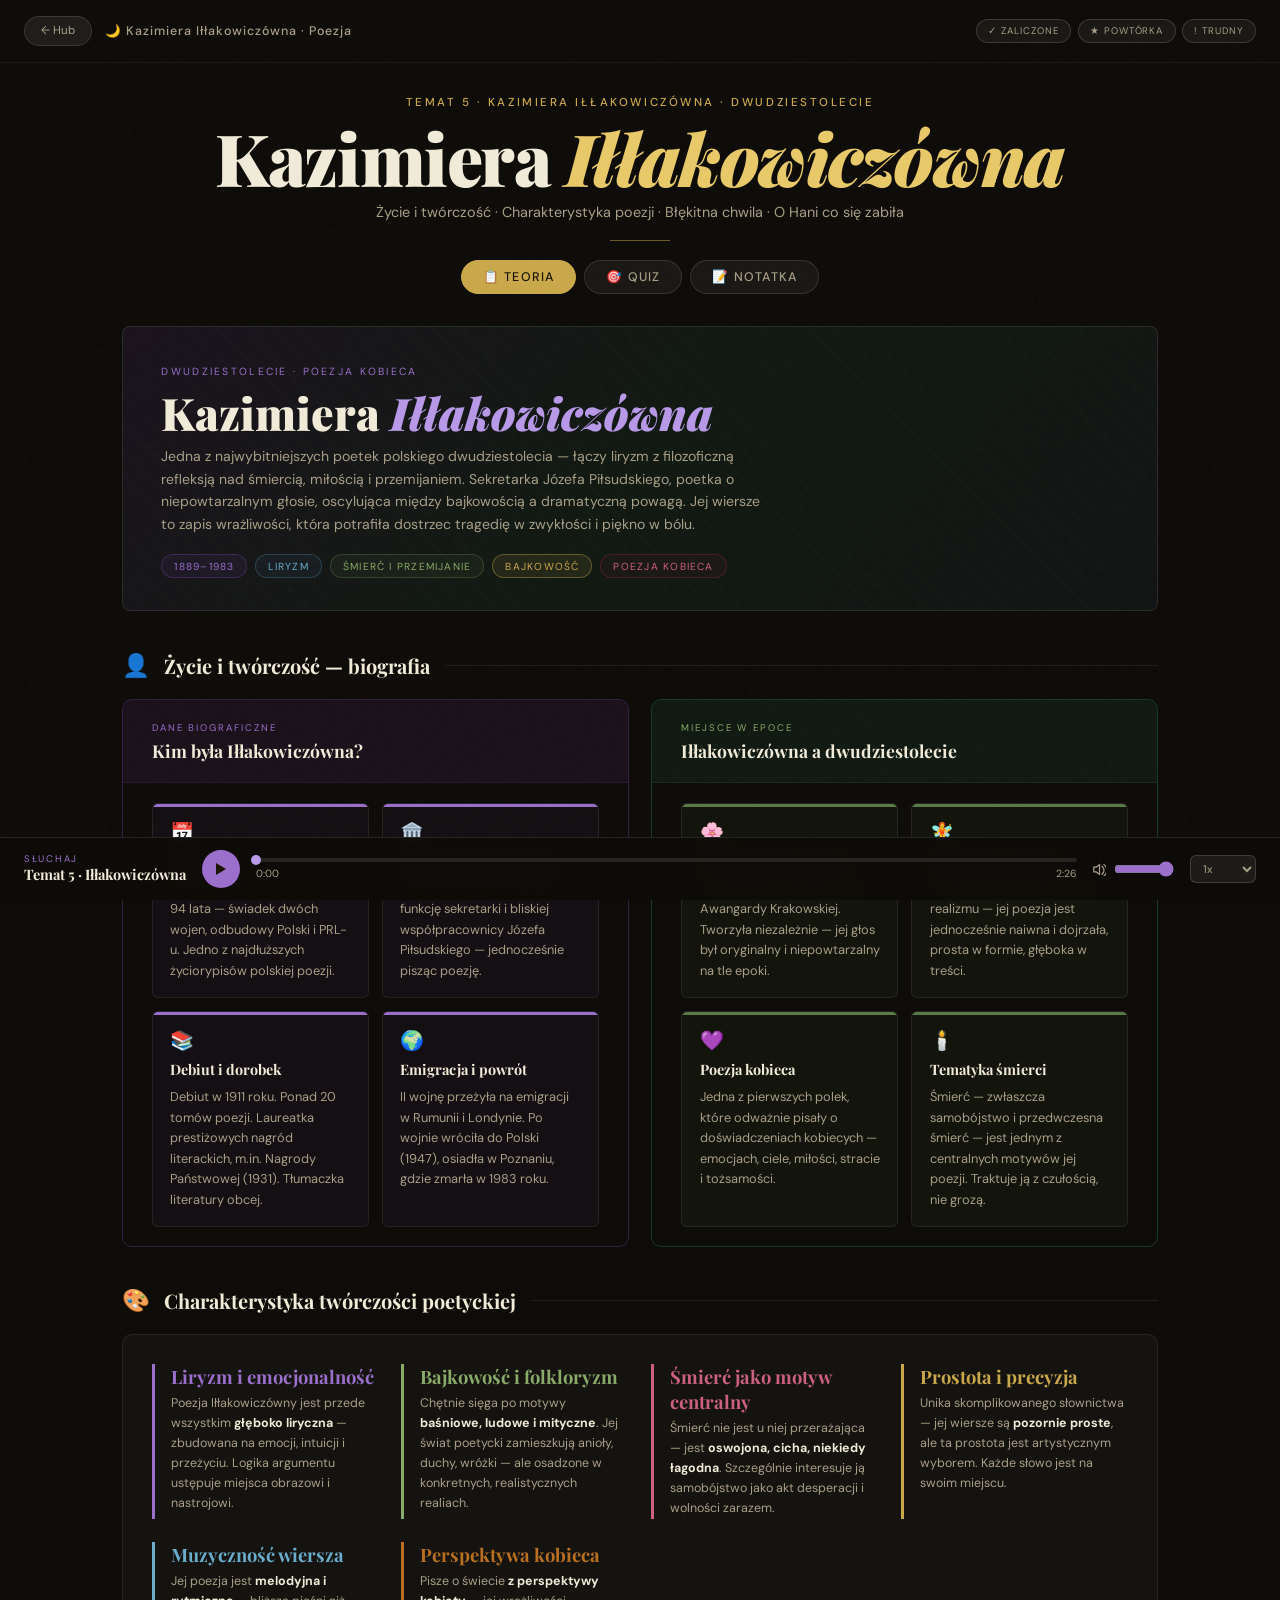
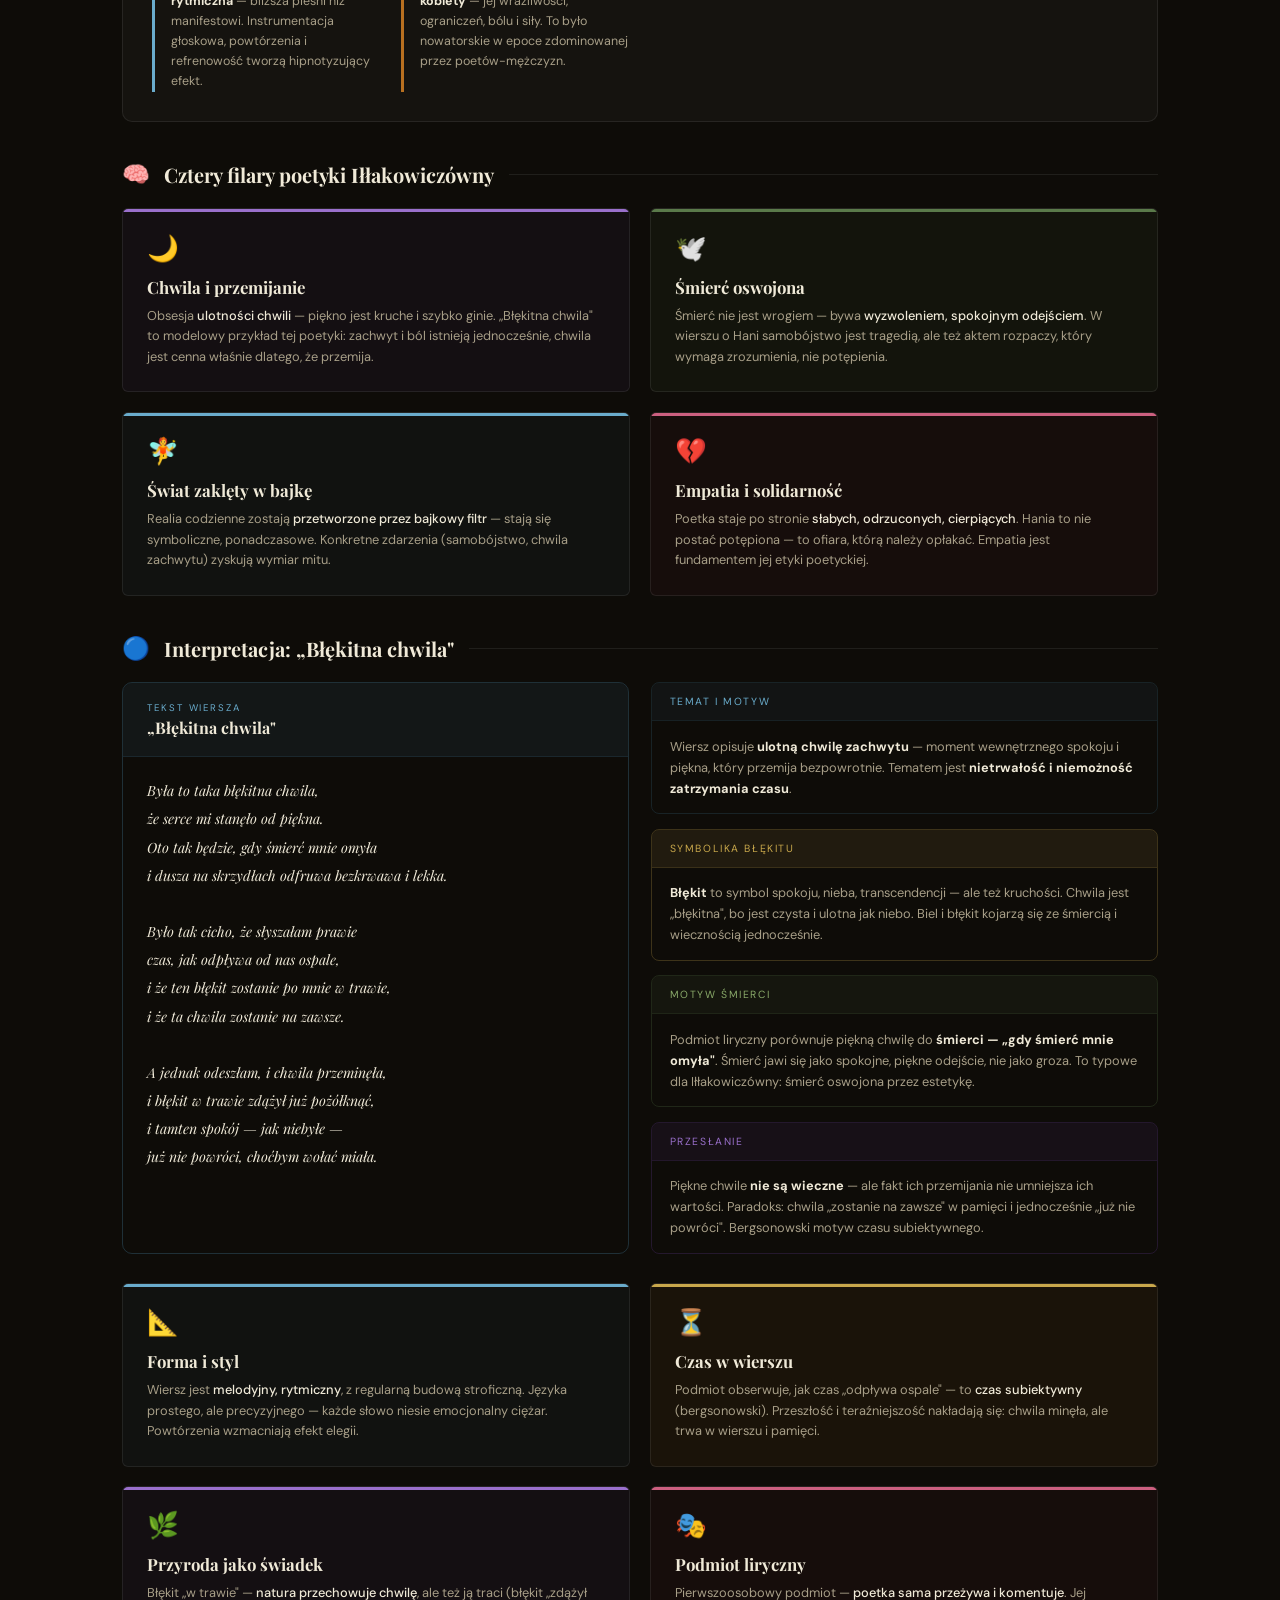
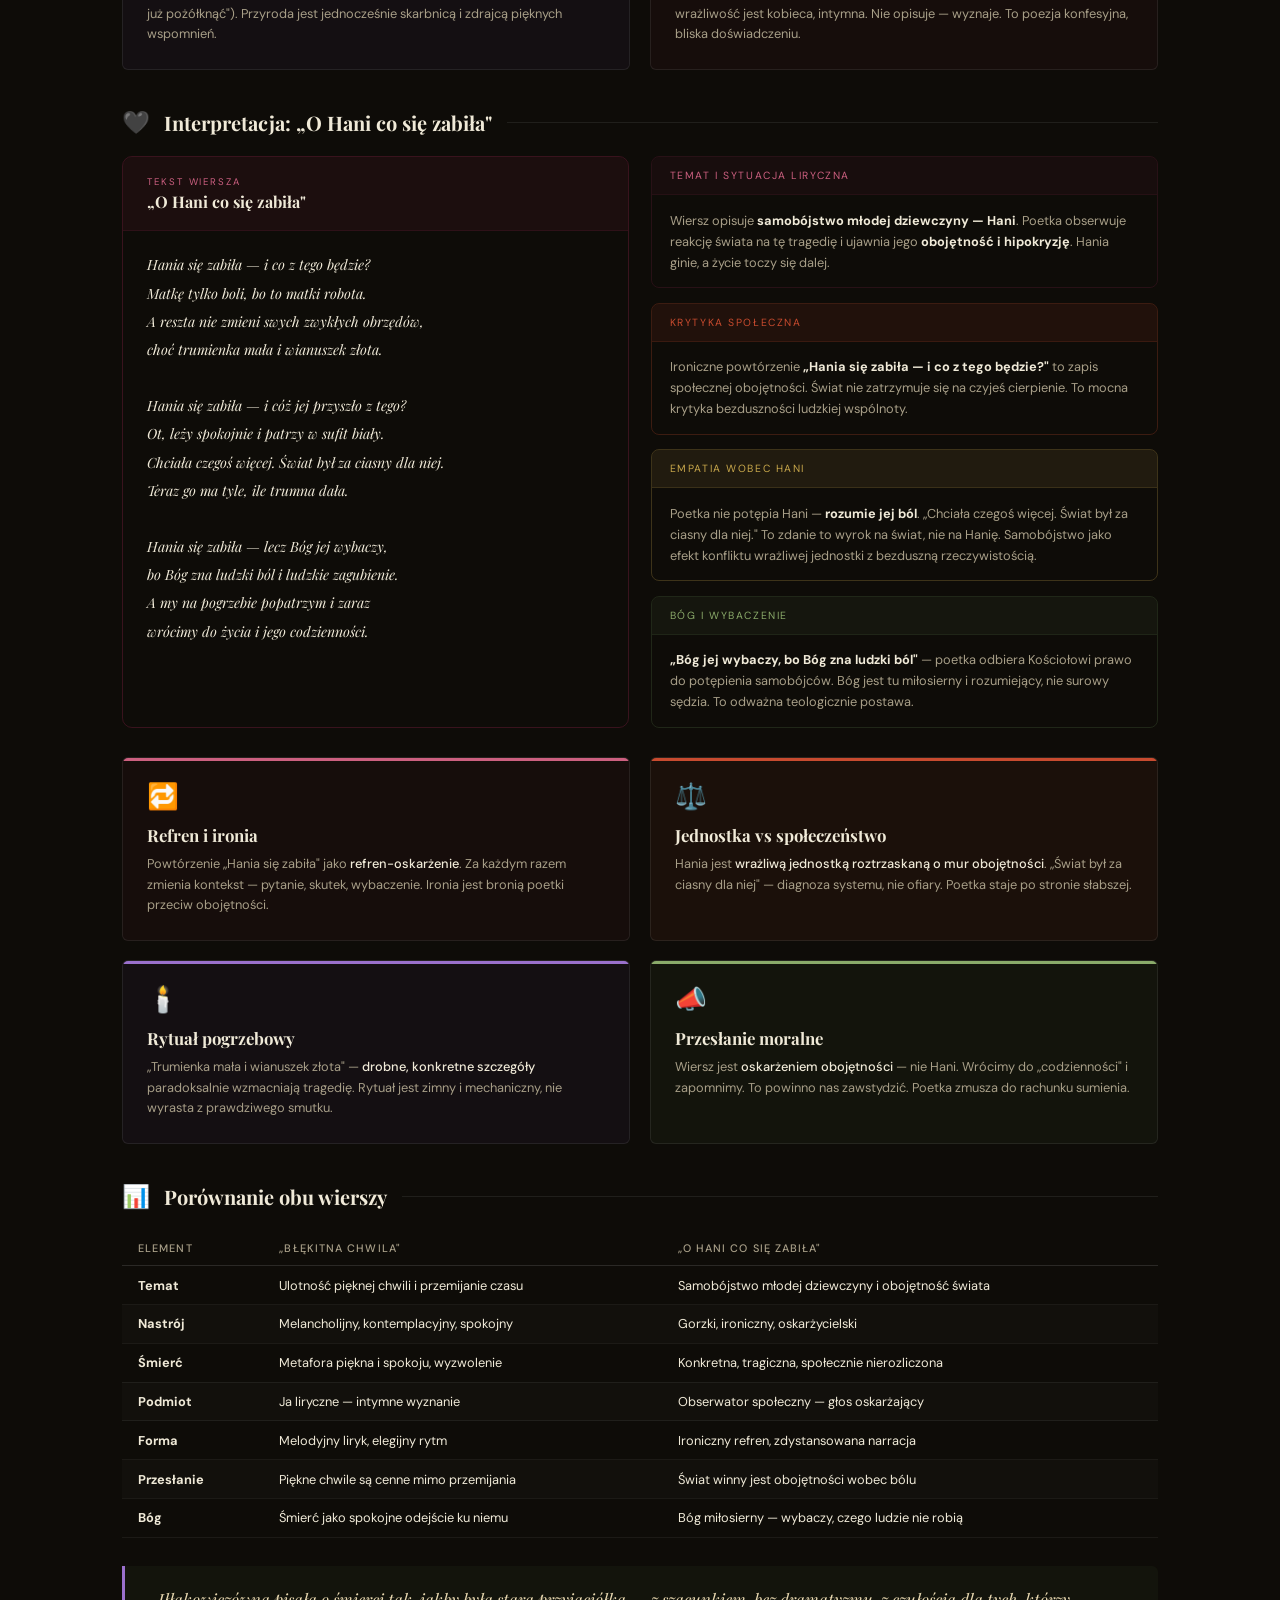
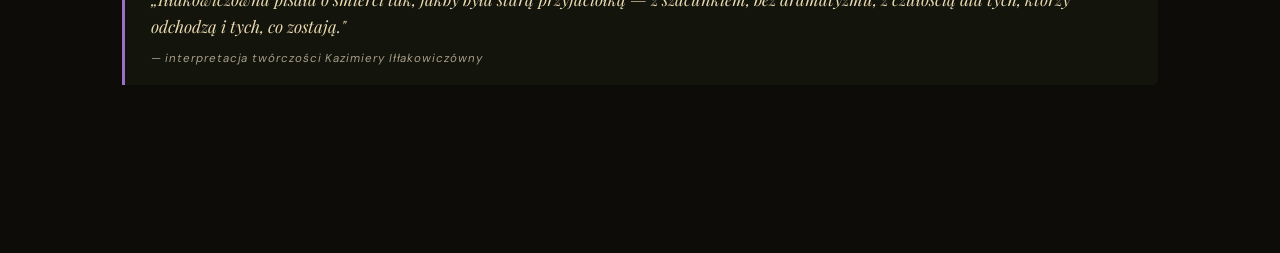
<file: temat6.html>
<!DOCTYPE html>
<html lang="pl">
<head>
<meta charset="UTF-8"/><meta name="viewport" content="width=device-width,initial-scale=1.0"/>
<title>Temat 5 · Kazimiera Iłłakowiczówna</title>
<link href="https://fonts.googleapis.com/css2?family=Playfair+Display:wght@400;700;900&family=DM+Sans:wght@300;400;500&display=swap" rel="stylesheet"/>
<link rel="stylesheet" href="shared_styles.css"/>
</head>
<body>
<nav class="topnav">
  <a href="index.html" class="nav-back">← Hub</a>
  <span class="nav-title">🌙 Kazimiera Iłłakowiczówna · Poezja</span>
  <div class="nav-status-wrap" id="nav-status"></div>
</nav>

<header>
  <p class="eyebrow">Temat 5 · Kazimiera Iłłakowiczówna · Dwudziestolecie</p>
  <h1>Kazimiera <span>Iłłakowiczówna</span></h1>
  <p class="sub">Życie i twórczość · Charakterystyka poezji · Błękitna chwila · O Hani co się zabiła</p>
  <div class="divider"></div>
</header>

<div class="toggle-bar">
  <button class="toggle-btn active" id="btn-cards" onclick="switchView('cards')">📋 Teoria</button>
  <button class="toggle-btn" id="btn-quiz" onclick="switchView('quiz')">🎯 Quiz</button>
  <button class="toggle-btn" id="btn-nota" onclick="switchView('nota')">📝 Notatka</button>
</div>

<!-- ===== TEORIA ===== -->
<div id="view-cards" style="position:relative;z-index:1;max-width:1100px;margin:0 auto;padding:2rem 2rem 4rem">

  <div class="nw-hero" style="background:linear-gradient(135deg,rgba(106,60,156,.15) 0%,rgba(42,125,95,.12) 50%,rgba(58,104,128,.10) 100%)">
    <div class="nw-hero-eyebrow" style="color:#9a70cc">Dwudziestolecie · Poezja kobieca</div>
    <div class="nw-hero-title">Kazimiera <em style="color:#b899e8">Iłłakowiczówna</em></div>
    <div class="nw-hero-sub">Jedna z najwybitniejszych poetek polskiego dwudziestolecia — łączy liryzm z filozoficzną refleksją nad śmiercią, miłością i przemijaniem. Sekretarka Józefa Piłsudskiego, poetka o niepowtarzalnym głosie, oscylująca między bajkowością a dramatyczną powagą. Jej wiersze to zapis wrażliwości, która potrafiła dostrzec tragedię w zwykłości i piękno w bólu.</div>
    <div class="nw-hero-tags">
      <span class="nw-tag" style="color:#9a70cc;border-color:rgba(106,60,156,.4);background:rgba(106,60,156,.1)">1889–1983</span>
      <span class="nw-tag" style="color:#6aaccc;border-color:rgba(58,104,128,.5);background:rgba(58,104,128,.1)">Liryzm</span>
      <span class="nw-tag" style="color:var(--n-sage2);border-color:rgba(90,122,74,.4);background:rgba(90,122,74,.1)">Śmierć i przemijanie</span>
      <span class="nw-tag" style="color:var(--gold);border-color:rgba(201,168,76,.4);background:rgba(201,168,76,.1)">Bajkowość</span>
      <span class="nw-tag" style="color:#cc6080;border-color:rgba(122,32,64,.5);background:rgba(122,32,64,.1)">Poezja kobieca</span>
    </div>
  </div>

  <!-- ŻYCIE I TWÓRCZOŚĆ -->
  <div class="nw-section-head"><span class="nw-section-icon">👤</span><div class="nw-section-title">Życie i twórczość — biografia</div><div class="nw-section-line"></div></div>

  <div style="display:grid;grid-template-columns:1fr 1fr;gap:1.4rem;margin-bottom:1.8rem">

    <div style="border:1px solid rgba(106,60,156,.4);border-radius:10px;overflow:hidden">
      <div style="background:rgba(106,60,156,.13);padding:1.3rem 1.8rem;border-bottom:1px solid rgba(106,60,156,.18)">
        <div style="font-size:.6rem;letter-spacing:.2em;text-transform:uppercase;color:#9a70cc;margin-bottom:.3rem">Dane biograficzne</div>
        <div style="font-family:'Playfair Display',serif;font-size:1.1rem;font-weight:700;color:var(--ink)">Kim była Iłłakowiczówna?</div>
      </div>
      <div style="padding:1.2rem 1.8rem">
        <div class="nw-grid" style="margin-bottom:0;gap:.8rem">
          <div class="nw-card" style="--na:#9a70cc;background:rgba(106,60,156,.07);padding:1rem 1.1rem">
            <div class="nw-card-icon" style="font-size:1.2rem;margin-bottom:.4rem">📅</div>
            <div class="nw-card-title" style="font-size:.9rem">1889–1983</div>
            <div class="nw-card-desc">Urodzona w Wilnie, przeżyła 94 lata — świadek dwóch wojen, odbudowy Polski i PRL-u. Jedno z najdłuższych życiorypisów polskiej poezji.</div>
          </div>
          <div class="nw-card" style="--na:#9a70cc;background:rgba(106,60,156,.07);padding:1rem 1.1rem">
            <div class="nw-card-icon" style="font-size:1.2rem;margin-bottom:.4rem">🏛️</div>
            <div class="nw-card-title" style="font-size:.9rem">Sekretarka Piłsudskiego</div>
            <div class="nw-card-desc">W latach 1926–1935 pełniła funkcję sekretarki i bliskiej współpracownicy Józefa Piłsudskiego — jednocześnie pisząc poezję.</div>
          </div>
          <div class="nw-card" style="--na:#9a70cc;background:rgba(106,60,156,.07);padding:1rem 1.1rem">
            <div class="nw-card-icon" style="font-size:1.2rem;margin-bottom:.4rem">📚</div>
            <div class="nw-card-title" style="font-size:.9rem">Debiut i dorobek</div>
            <div class="nw-card-desc">Debiut w 1911 roku. Ponad 20 tomów poezji. Laureatka prestiżowych nagród literackich, m.in. Nagrody Państwowej (1931). Tłumaczka literatury obcej.</div>
          </div>
          <div class="nw-card" style="--na:#9a70cc;background:rgba(106,60,156,.07);padding:1rem 1.1rem">
            <div class="nw-card-icon" style="font-size:1.2rem;margin-bottom:.4rem">🌍</div>
            <div class="nw-card-title" style="font-size:.9rem">Emigracja i powrót</div>
            <div class="nw-card-desc">II wojnę przeżyła na emigracji w Rumunii i Londynie. Po wojnie wróciła do Polski (1947), osiadła w Poznaniu, gdzie zmarła w 1983 roku.</div>
          </div>
        </div>
      </div>
    </div>

    <div style="border:1px solid rgba(42,125,95,.4);border-radius:10px;overflow:hidden">
      <div style="background:rgba(42,125,95,.13);padding:1.3rem 1.8rem;border-bottom:1px solid rgba(42,125,95,.18)">
        <div style="font-size:.6rem;letter-spacing:.2em;text-transform:uppercase;color:var(--n-sage2);margin-bottom:.3rem">Miejsce w epoce</div>
        <div style="font-family:'Playfair Display',serif;font-size:1.1rem;font-weight:700;color:var(--ink)">Iłłakowiczówna a dwudziestolecie</div>
      </div>
      <div style="padding:1.2rem 1.8rem">
        <div class="nw-grid" style="margin-bottom:0;gap:.8rem">
          <div class="nw-card nw-sage" style="padding:1rem 1.1rem">
            <div class="nw-card-icon" style="font-size:1.2rem;margin-bottom:.4rem">🌸</div>
            <div class="nw-card-title" style="font-size:.9rem">Poza głównym nurtem</div>
            <div class="nw-card-desc">Nie należała do Skamandra ani Awangardy Krakowskiej. Tworzyła niezależnie — jej głos był oryginalny i niepowtarzalny na tle epoki.</div>
          </div>
          <div class="nw-card nw-sage" style="padding:1rem 1.1rem">
            <div class="nw-card-icon" style="font-size:1.2rem;margin-bottom:.4rem">🧚</div>
            <div class="nw-card-title" style="font-size:.9rem">Bajkowość i realizm</div>
            <div class="nw-card-desc">Łączy elementy baśni, folkloru i realizmu — jej poezja jest jednocześnie naiwna i dojrzała, prosta w formie, głęboka w treści.</div>
          </div>
          <div class="nw-card nw-sage" style="padding:1rem 1.1rem">
            <div class="nw-card-icon" style="font-size:1.2rem;margin-bottom:.4rem">💜</div>
            <div class="nw-card-title" style="font-size:.9rem">Poezja kobieca</div>
            <div class="nw-card-desc">Jedna z pierwszych polek, które odważnie pisały o doświadczeniach kobiecych — emocjach, ciele, miłości, stracie i tożsamości.</div>
          </div>
          <div class="nw-card nw-sage" style="padding:1rem 1.1rem">
            <div class="nw-card-icon" style="font-size:1.2rem;margin-bottom:.4rem">🕯️</div>
            <div class="nw-card-title" style="font-size:.9rem">Tematyka śmierci</div>
            <div class="nw-card-desc">Śmierć — zwłaszcza samobójstwo i przedwczesna śmierć — jest jednym z centralnych motywów jej poezji. Traktuje ją z czułością, nie grozą.</div>
          </div>
        </div>
      </div>
    </div>

  </div>

  <!-- CHARAKTERYSTYKA TWÓRCZOŚCI -->
  <div class="nw-section-head"><span class="nw-section-icon">🎨</span><div class="nw-section-title">Charakterystyka twórczości poetyckiej</div><div class="nw-section-line"></div></div>

  <div style="background:rgba(255,255,255,.03);border:1px solid rgba(255,255,255,.08);border-radius:10px;padding:1.8rem;margin-bottom:1.8rem">
    <div style="display:grid;grid-template-columns:repeat(auto-fit,minmax(220px,1fr));gap:1.4rem">

      <div style="border-left:3px solid #9a70cc;padding-left:1rem">
        <div style="font-family:'Playfair Display',serif;font-size:1.15rem;font-weight:700;color:#9a70cc;margin-bottom:.35rem">Liryzm i emocjonalność</div>
        <div style="font-size:.78rem;color:var(--ink2);line-height:1.6">Poezja Iłłakowiczówny jest przede wszystkim <strong style="color:var(--ink)">głęboko liryczna</strong> — zbudowana na emocji, intuicji i przeżyciu. Logika argumentu ustępuje miejsca obrazowi i nastrojowi.</div>
      </div>

      <div style="border-left:3px solid var(--n-sage2);padding-left:1rem">
        <div style="font-family:'Playfair Display',serif;font-size:1.15rem;font-weight:700;color:var(--n-sage2);margin-bottom:.35rem">Bajkowość i folkloryzm</div>
        <div style="font-size:.78rem;color:var(--ink2);line-height:1.6">Chętnie sięga po motywy <strong style="color:var(--ink)">baśniowe, ludowe i mityczne</strong>. Jej świat poetycki zamieszkują anioły, duchy, wróżki — ale osadzone w konkretnych, realistycznych realiach.</div>
      </div>

      <div style="border-left:3px solid #cc6080;padding-left:1rem">
        <div style="font-family:'Playfair Display',serif;font-size:1.15rem;font-weight:700;color:#cc6080;margin-bottom:.35rem">Śmierć jako motyw centralny</div>
        <div style="font-size:.78rem;color:var(--ink2);line-height:1.6">Śmierć nie jest u niej przerażająca — jest <strong style="color:var(--ink)">oswojona, cicha, niekiedy łagodna</strong>. Szczególnie interesuje ją samobójstwo jako akt desperacji i wolności zarazem.</div>
      </div>

      <div style="border-left:3px solid var(--gold);padding-left:1rem">
        <div style="font-family:'Playfair Display',serif;font-size:1.15rem;font-weight:700;color:var(--gold);margin-bottom:.35rem">Prostota i precyzja</div>
        <div style="font-size:.78rem;color:var(--ink2);line-height:1.6">Unika skomplikowanego słownictwa — jej wiersze są <strong style="color:var(--ink)">pozornie proste</strong>, ale ta prostota jest artystycznym wyborem. Każde słowo jest na swoim miejscu.</div>
      </div>

      <div style="border-left:3px solid #6aaccc;padding-left:1rem">
        <div style="font-family:'Playfair Display',serif;font-size:1.15rem;font-weight:700;color:#6aaccc;margin-bottom:.35rem">Muzyczność wiersza</div>
        <div style="font-size:.78rem;color:var(--ink2);line-height:1.6">Jej poezja jest <strong style="color:var(--ink)">melodyjna i rytmiczna</strong> — bliższa pieśni niż manifestowi. Instrumentacja głoskowa, powtórzenia i refrenowość tworzą hipnotyzujący efekt.</div>
      </div>

      <div style="border-left:3px solid var(--amber);padding-left:1rem">
        <div style="font-family:'Playfair Display',serif;font-size:1.15rem;font-weight:700;color:var(--amber);margin-bottom:.35rem">Perspektywa kobieca</div>
        <div style="font-size:.78rem;color:var(--ink2);line-height:1.6">Pisze o świecie <strong style="color:var(--ink)">z perspektywy kobiety</strong> — jej wrażliwości, ograniczeń, bólu i siły. To było nowatorskie w epoce zdominowanej przez poetów-mężczyzn.</div>
      </div>

    </div>
  </div>

  <!-- CZTERY FILARY TWÓRCZOŚCI -->
  <div class="nw-section-head"><span class="nw-section-icon">🧠</span><div class="nw-section-title">Cztery filary poetyki Iłłakowiczówny</div><div class="nw-section-line"></div></div>
  <div class="nw-grid" style="margin-bottom:1.8rem">

    <div class="nw-card" style="--na:#9a70cc;background:rgba(106,60,156,.07)">
      <div class="nw-card-icon">🌙</div>
      <div class="nw-card-title">Chwila i przemijanie</div>
      <div class="nw-card-desc">Obsesja <strong>ulotności chwili</strong> — piękno jest kruche i szybko ginie. „Błękitna chwila" to modelowy przykład tej poetyki: zachwyt i ból istnieją jednocześnie, chwila jest cenna właśnie dlatego, że przemija.</div>
    </div>

    <div class="nw-card nw-sage">
      <div class="nw-card-icon">🕊️</div>
      <div class="nw-card-title">Śmierć oswojona</div>
      <div class="nw-card-desc">Śmierć nie jest wrogiem — bywa <strong>wyzwoleniem, spokojnym odejściem</strong>. W wierszu o Hani samobójstwo jest tragedią, ale też aktem rozpaczy, który wymaga zrozumienia, nie potępienia.</div>
    </div>

    <div class="nw-card" style="--na:#6aaccc;background:rgba(58,104,128,.07)">
      <div class="nw-card-icon">🧚</div>
      <div class="nw-card-title">Świat zaklęty w bajkę</div>
      <div class="nw-card-desc">Realia codzienne zostają <strong>przetworzone przez bajkowy filtr</strong> — stają się symboliczne, ponadczasowe. Konkretne zdarzenia (samobójstwo, chwila zachwytu) zyskują wymiar mitu.</div>
    </div>

    <div class="nw-card" style="--na:#cc6080;background:rgba(122,32,64,.07)">
      <div class="nw-card-icon">💔</div>
      <div class="nw-card-title">Empatia i solidarność</div>
      <div class="nw-card-desc">Poetka staje po stronie <strong>słabych, odrzuconych, cierpiących</strong>. Hania to nie postać potępiona — to ofiara, którą należy opłakać. Empatia jest fundamentem jej etyki poetyckiej.</div>
    </div>

  </div>

  <!-- INTERPRETACJA: BŁĘKITNA CHWILA -->
  <div class="nw-section-head"><span class="nw-section-icon">🔵</span><div class="nw-section-title">Interpretacja: „Błękitna chwila"</div><div class="nw-section-line"></div></div>

  <div style="display:grid;grid-template-columns:1fr 1fr;gap:1.4rem;margin-bottom:1.8rem">

    <div style="border:1px solid rgba(58,104,128,.4);border-radius:10px;overflow:hidden">
      <div style="background:rgba(58,104,128,.13);padding:1.1rem 1.5rem;border-bottom:1px solid rgba(58,104,128,.2)">
        <div style="font-size:.6rem;letter-spacing:.2em;text-transform:uppercase;color:#6aaccc;margin-bottom:.2rem">Tekst wiersza</div>
        <div style="font-family:'Playfair Display',serif;font-size:1rem;font-weight:700;color:var(--ink)">„Błękitna chwila"</div>
      </div>
      <div style="padding:1.3rem 1.5rem;font-family:'Playfair Display',serif;font-size:.88rem;line-height:2;color:var(--ink);font-style:italic">
        Była to taka błękitna chwila,<br>
        że serce mi stanęło od piękna.<br>
        Oto tak będzie, gdy śmierć mnie omyła<br>
        i dusza na skrzydłach odfruwa bezkrwawa i lekka.<br>
        <br>
        Było tak cicho, że słyszałam prawie<br>
        czas, jak odpływa od nas ospale,<br>
        i że ten błękit zostanie po mnie w trawie,<br>
        i że ta chwila zostanie na zawsze.<br>
        <br>
        A jednak odeszłam, i chwila przeminęła,<br>
        i błękit w trawie zdążył już pożółknąć,<br>
        i tamten spokój — jak niebyłe —<br>
        już nie powróci, choćbym wołać miała.
      </div>
    </div>

    <div style="display:flex;flex-direction:column;gap:.9rem">

      <div style="border:1px solid rgba(58,104,128,.25);border-radius:8px;overflow:hidden">
        <div style="background:rgba(58,104,128,.1);padding:.75rem 1.1rem;border-bottom:1px solid rgba(58,104,128,.15)">
          <div style="font-size:.65rem;letter-spacing:.15em;text-transform:uppercase;color:#6aaccc">Temat i motyw</div>
        </div>
        <div style="padding:.9rem 1.1rem;font-size:.8rem;color:var(--ink2);line-height:1.65">
          Wiersz opisuje <strong style="color:var(--ink)">ulotną chwilę zachwytu</strong> — moment wewnętrznego spokoju i piękna, który przemija bezpowrotnie. Tematem jest <strong style="color:var(--ink)">nietrwałość i niemożność zatrzymania czasu</strong>.
        </div>
      </div>

      <div style="border:1px solid rgba(201,168,76,.25);border-radius:8px;overflow:hidden">
        <div style="background:rgba(201,168,76,.1);padding:.75rem 1.1rem;border-bottom:1px solid rgba(201,168,76,.15)">
          <div style="font-size:.65rem;letter-spacing:.15em;text-transform:uppercase;color:var(--gold)">Symbolika błękitu</div>
        </div>
        <div style="padding:.9rem 1.1rem;font-size:.8rem;color:var(--ink2);line-height:1.65">
          <strong style="color:var(--ink)">Błękit</strong> to symbol spokoju, nieba, transcendencji — ale też kruchości. Chwila jest „błękitna", bo jest czysta i ulotna jak niebo. Biel i błękit kojarzą się ze śmiercią i wiecznością jednocześnie.
        </div>
      </div>

      <div style="border:1px solid rgba(90,122,74,.25);border-radius:8px;overflow:hidden">
        <div style="background:rgba(90,122,74,.1);padding:.75rem 1.1rem;border-bottom:1px solid rgba(90,122,74,.15)">
          <div style="font-size:.65rem;letter-spacing:.15em;text-transform:uppercase;color:var(--n-sage2)">Motyw śmierci</div>
        </div>
        <div style="padding:.9rem 1.1rem;font-size:.8rem;color:var(--ink2);line-height:1.65">
          Podmiot liryczny porównuje piękną chwilę do <strong style="color:var(--ink)">śmierci — „gdy śmierć mnie omyła"</strong>. Śmierć jawi się jako spokojne, piękne odejście, nie jako groza. To typowe dla Iłłakowiczówny: śmierć oswojona przez estetykę.
        </div>
      </div>

      <div style="border:1px solid rgba(106,60,156,.25);border-radius:8px;overflow:hidden">
        <div style="background:rgba(106,60,156,.1);padding:.75rem 1.1rem;border-bottom:1px solid rgba(106,60,156,.15)">
          <div style="font-size:.65rem;letter-spacing:.15em;text-transform:uppercase;color:#9a70cc">Przesłanie</div>
        </div>
        <div style="padding:.9rem 1.1rem;font-size:.8rem;color:var(--ink2);line-height:1.65">
          Piękne chwile <strong style="color:var(--ink)">nie są wieczne</strong> — ale fakt ich przemijania nie umniejsza ich wartości. Paradoks: chwila „zostanie na zawsze" w pamięci i jednocześnie „już nie powróci". Bergsonowski motyw czasu subiektywnego.
        </div>
      </div>

    </div>
  </div>

  <!-- KLUCZE INTERPRETACYJNE: BŁĘKITNA CHWILA -->
  <div class="nw-grid" style="margin-bottom:1.8rem">
    <div class="nw-card" style="--na:#6aaccc;background:rgba(58,104,128,.07)">
      <div class="nw-card-icon">📐</div>
      <div class="nw-card-title">Forma i styl</div>
      <div class="nw-card-desc">Wiersz jest <strong>melodyjny, rytmiczny</strong>, z regularną budową stroficzną. Języka prostego, ale precyzyjnego — każde słowo niesie emocjonalny ciężar. Powtórzenia wzmacniają efekt elegii.</div>
    </div>
    <div class="nw-card" style="--na:var(--gold);background:rgba(184,112,32,.07)">
      <div class="nw-card-icon">⏳</div>
      <div class="nw-card-title">Czas w wierszu</div>
      <div class="nw-card-desc">Podmiot obserwuje, jak czas „odpływa ospale" — to <strong>czas subiektywny</strong> (bergsonowski). Przeszłość i teraźniejszość nakładają się: chwila minęła, ale trwa w wierszu i pamięci.</div>
    </div>
    <div class="nw-card" style="--na:#9a70cc;background:rgba(106,60,156,.07)">
      <div class="nw-card-icon">🌿</div>
      <div class="nw-card-title">Przyroda jako świadek</div>
      <div class="nw-card-desc">Błękit „w trawie" — <strong>natura przechowuje chwilę</strong>, ale też ją traci (błękit „zdążył już pożółknąć"). Przyroda jest jednocześnie skarbnicą i zdrajcą pięknych wspomnień.</div>
    </div>
    <div class="nw-card" style="--na:#cc6080;background:rgba(122,32,64,.07)">
      <div class="nw-card-icon">🎭</div>
      <div class="nw-card-title">Podmiot liryczny</div>
      <div class="nw-card-desc">Pierwszoosobowy podmiot — <strong>poetka sama przeżywa i komentuje</strong>. Jej wrażliwość jest kobieca, intymna. Nie opisuje — wyznaje. To poezja konfesyjna, bliska doświadczeniu.</div>
    </div>
  </div>

  <!-- INTERPRETACJA: O HANI CO SIĘ ZABIŁA -->
  <div class="nw-section-head"><span class="nw-section-icon">🖤</span><div class="nw-section-title">Interpretacja: „O Hani co się zabiła"</div><div class="nw-section-line"></div></div>

  <div style="display:grid;grid-template-columns:1fr 1fr;gap:1.4rem;margin-bottom:1.8rem">

    <div style="border:1px solid rgba(122,32,64,.4);border-radius:10px;overflow:hidden">
      <div style="background:rgba(122,32,64,.13);padding:1.1rem 1.5rem;border-bottom:1px solid rgba(122,32,64,.2)">
        <div style="font-size:.6rem;letter-spacing:.2em;text-transform:uppercase;color:#cc6080;margin-bottom:.2rem">Tekst wiersza</div>
        <div style="font-family:'Playfair Display',serif;font-size:1rem;font-weight:700;color:var(--ink)">„O Hani co się zabiła"</div>
      </div>
      <div style="padding:1.3rem 1.5rem;font-family:'Playfair Display',serif;font-size:.88rem;line-height:2;color:var(--ink);font-style:italic">
        Hania się zabiła — i co z tego będzie?<br>
        Matkę tylko boli, bo to matki robota.<br>
        A reszta nie zmieni swych zwykłych obrzędów,<br>
        choć trumienka mała i wianuszek złota.<br>
        <br>
        Hania się zabiła — i cóż jej przyszło z tego?<br>
        Ot, leży spokojnie i patrzy w sufit biały.<br>
        Chciała czegoś więcej. Świat był za ciasny dla niej.<br>
        Teraz go ma tyle, ile trumna dała.<br>
        <br>
        Hania się zabiła — lecz Bóg jej wybaczy,<br>
        bo Bóg zna ludzki ból i ludzkie zagubienie.<br>
        A my na pogrzebie popatrzym i zaraz<br>
        wrócimy do życia i jego codzienności.
      </div>
    </div>

    <div style="display:flex;flex-direction:column;gap:.9rem">

      <div style="border:1px solid rgba(122,32,64,.25);border-radius:8px;overflow:hidden">
        <div style="background:rgba(122,32,64,.1);padding:.75rem 1.1rem;border-bottom:1px solid rgba(122,32,64,.15)">
          <div style="font-size:.65rem;letter-spacing:.15em;text-transform:uppercase;color:#cc6080">Temat i sytuacja liryczna</div>
        </div>
        <div style="padding:.9rem 1.1rem;font-size:.8rem;color:var(--ink2);line-height:1.65">
          Wiersz opisuje <strong style="color:var(--ink)">samobójstwo młodej dziewczyny — Hani</strong>. Poetka obserwuje reakcję świata na tę tragedię i ujawnia jego <strong style="color:var(--ink)">obojętność i hipokryzję</strong>. Hania ginie, a życie toczy się dalej.
        </div>
      </div>

      <div style="border:1px solid rgba(200,75,47,.25);border-radius:8px;overflow:hidden">
        <div style="background:rgba(200,75,47,.1);padding:.75rem 1.1rem;border-bottom:1px solid rgba(200,75,47,.15)">
          <div style="font-size:.65rem;letter-spacing:.15em;text-transform:uppercase;color:var(--coral)">Krytyka społeczna</div>
        </div>
        <div style="padding:.9rem 1.1rem;font-size:.8rem;color:var(--ink2);line-height:1.65">
          Ironiczne powtórzenie <strong style="color:var(--ink)">„Hania się zabiła — i co z tego będzie?"</strong> to zapis społecznej obojętności. Świat nie zatrzymuje się na czyjeś cierpienie. To mocna krytyka bezduszności ludzkiej wspólnoty.
        </div>
      </div>

      <div style="border:1px solid rgba(201,168,76,.25);border-radius:8px;overflow:hidden">
        <div style="background:rgba(201,168,76,.1);padding:.75rem 1.1rem;border-bottom:1px solid rgba(201,168,76,.15)">
          <div style="font-size:.65rem;letter-spacing:.15em;text-transform:uppercase;color:var(--gold)">Empatia wobec Hani</div>
        </div>
        <div style="padding:.9rem 1.1rem;font-size:.8rem;color:var(--ink2);line-height:1.65">
          Poetka nie potępia Hani — <strong style="color:var(--ink)">rozumie jej ból</strong>. „Chciała czegoś więcej. Świat był za ciasny dla niej." To zdanie to wyrok na świat, nie na Hanię. Samobójstwo jako efekt konfliktu wrażliwej jednostki z bezduszną rzeczywistością.
        </div>
      </div>

      <div style="border:1px solid rgba(90,122,74,.25);border-radius:8px;overflow:hidden">
        <div style="background:rgba(90,122,74,.1);padding:.75rem 1.1rem;border-bottom:1px solid rgba(90,122,74,.15)">
          <div style="font-size:.65rem;letter-spacing:.15em;text-transform:uppercase;color:var(--n-sage2)">Bóg i wybaczenie</div>
        </div>
        <div style="padding:.9rem 1.1rem;font-size:.8rem;color:var(--ink2);line-height:1.65">
          <strong style="color:var(--ink)">„Bóg jej wybaczy, bo Bóg zna ludzki ból"</strong> — poetka odbiera Kościołowi prawo do potępienia samobójców. Bóg jest tu miłosierny i rozumiejący, nie surowy sędzia. To odważna teologicznie postawa.
        </div>
      </div>

    </div>
  </div>

  <!-- KLUCZE INTERPRETACYJNE: HANIA -->
  <div class="nw-grid" style="margin-bottom:1.8rem">
    <div class="nw-card" style="--na:#cc6080;background:rgba(122,32,64,.07)">
      <div class="nw-card-icon">🔁</div>
      <div class="nw-card-title">Refren i ironia</div>
      <div class="nw-card-desc">Powtórzenie „Hania się zabiła" jako <strong>refren-oskarżenie</strong>. Za każdym razem zmienia kontekst — pytanie, skutek, wybaczenie. Ironia jest bronią poetki przeciw obojętności.</div>
    </div>
    <div class="nw-card" style="--na:var(--coral);background:rgba(200,75,47,.07)">
      <div class="nw-card-icon">⚖️</div>
      <div class="nw-card-title">Jednostka vs społeczeństwo</div>
      <div class="nw-card-desc">Hania jest <strong>wrażliwą jednostką roztrzaskaną o mur obojętności</strong>. „Świat był za ciasny dla niej" — diagnoza systemu, nie ofiary. Poetka staje po stronie słabszej.</div>
    </div>
    <div class="nw-card" style="--na:#9a70cc;background:rgba(106,60,156,.07)">
      <div class="nw-card-icon">🕯️</div>
      <div class="nw-card-title">Rytuał pogrzebowy</div>
      <div class="nw-card-desc">„Trumienka mała i wianuszek złota" — <strong>drobne, konkretne szczegóły</strong> paradoksalnie wzmacniają tragedię. Rytuał jest zimny i mechaniczny, nie wyrasta z prawdziwego smutku.</div>
    </div>
    <div class="nw-card" style="--na:var(--n-sage2);background:rgba(90,122,74,.07)">
      <div class="nw-card-icon">📣</div>
      <div class="nw-card-title">Przesłanie moralne</div>
      <div class="nw-card-desc">Wiersz jest <strong>oskarżeniem obojętności</strong> — nie Hani. Wrócimy do „codzienności" i zapomnimy. To powinno nas zawstydzić. Poetka zmusza do rachunku sumienia.</div>
    </div>
  </div>

  <!-- TABELA PORÓWNAWCZA -->
  <div class="nw-section-head"><span class="nw-section-icon">📊</span><div class="nw-section-title">Porównanie obu wierszy</div><div class="nw-section-line"></div></div>
  <div style="overflow-x:auto;margin-bottom:1.8rem"><table>
    <thead><tr><th>Element</th><th>„Błękitna chwila"</th><th>„O Hani co się zabiła"</th></tr></thead>
    <tbody>
      <tr><td><strong>Temat</strong></td><td>Ulotność pięknej chwili i przemijanie czasu</td><td>Samobójstwo młodej dziewczyny i obojętność świata</td></tr>
      <tr><td><strong>Nastrój</strong></td><td>Melancholijny, kontemplacyjny, spokojny</td><td>Gorzki, ironiczny, oskarżycielski</td></tr>
      <tr><td><strong>Śmierć</strong></td><td>Metafora piękna i spokoju, wyzwolenie</td><td>Konkretna, tragiczna, społecznie nierozliczona</td></tr>
      <tr><td><strong>Podmiot</strong></td><td>Ja liryczne — intymne wyznanie</td><td>Obserwator społeczny — głos oskarżający</td></tr>
      <tr><td><strong>Forma</strong></td><td>Melodyjny liryk, elegijny rytm</td><td>Ironiczny refren, zdystansowana narracja</td></tr>
      <tr><td><strong>Przesłanie</strong></td><td>Piękne chwile są cenne mimo przemijania</td><td>Świat winny jest obojętności wobec bólu</td></tr>
      <tr><td><strong>Bóg</strong></td><td>Śmierć jako spokojne odejście ku niemu</td><td>Bóg miłosierny — wybaczy, czego ludzie nie robią</td></tr>
    </tbody>
  </table></div>

  <div class="nw-quote" style="border-left-color:#9a70cc">
    <p>„Iłłakowiczówna pisała o śmierci tak, jakby była starą przyjaciółką — z szacunkiem, bez dramatyzmu, z czułością dla tych, którzy odchodzą i tych, co zostają."</p>
    <cite>— interpretacja twórczości Kazimiery Iłłakowiczówny</cite>
  </div>

</div><!-- /view-cards -->

<!-- ===== QUIZ ===== -->
<div id="view-quiz" style="display:none;position:relative;z-index:1;max-width:800px;margin:0 auto;padding:1.5rem 1.5rem 5rem">
  <div id="quiz-hub">
    <div style="text-align:center;padding:1.5rem 0 2rem">
      <div style="font-size:.65rem;letter-spacing:.22em;text-transform:uppercase;color:#9a70cc;margin-bottom:.6rem">Temat 5 · Quiz</div>
      <div style="font-family:'Playfair Display',serif;font-size:2rem;font-weight:900;color:var(--ink);margin-bottom:.4rem">Sprawdź wiedzę o Iłłakowiczównie</div>
      <div style="font-size:.85rem;color:var(--ink2)">Życie · Charakterystyka · Błękitna chwila · O Hani</div>
    </div>
    <div style="display:grid;grid-template-columns:1fr 1fr;gap:1rem;margin-bottom:1rem">
      <button class="qhub-card" onclick="launchQuiz('illak','illak')" style="--qc:#9a70cc">
        <div class="qhub-icon">🌙</div>
        <div class="qhub-title">Quiz Iłłakowiczówny</div>
        <div class="qhub-sub">Życie · Twórczość · Błękitna chwila · O Hani co się zabiła</div>
        <div class="qhub-count" id="hub-score-illak">25 pytań</div>
      </button>
      <button class="qhub-card" onclick="launchQuiz('all','illak')" style="--qc:#c9a84c">
        <div class="qhub-icon">🎯</div>
        <div class="qhub-title">MEGA QUIZ</div>
        <div class="qhub-sub">Wszystkie tematy razem — pełne przygotowanie</div>
        <div class="qhub-count">130+ pytań</div>
      </button>
    </div>
  </div>
  <div id="quiz-active" style="display:none">
    <div style="display:flex;align-items:center;gap:.8rem;margin-bottom:1.2rem">
      <button onclick="backToHub()" style="background:rgba(255,255,255,.07);border:1px solid rgba(255,255,255,.12);color:var(--ink2);font-size:.75rem;padding:.4rem .9rem;border-radius:100px;cursor:pointer">← Wróć</button>
      <div style="flex:1">
        <div style="display:flex;justify-content:space-between;margin-bottom:.4rem">
          <span style="font-size:.7rem;letter-spacing:.12em;text-transform:uppercase;color:var(--ink2)" id="qa-label"></span>
          <span style="font-size:.8rem;font-weight:500;color:var(--gold)" id="qa-score"></span>
        </div>
        <div class="quiz-prog-bar"><div class="quiz-prog-fill" id="qa-fill" style="width:0%"></div></div>
      </div>
    </div>
    <div class="quiz-card">
      <div class="quiz-q-num" id="qa-num"></div>
      <span class="quiz-cat" id="qa-cat"></span>
      <div class="quiz-q-text" id="qa-text"></div>
      <div class="quiz-options" id="qa-opts"></div>
      <div class="quiz-feedback" id="qa-feedback"></div>
      <div class="quiz-next-wrap"><button class="quiz-next" id="qa-next" onclick="nextQA()">Następne →</button></div>
    </div>
  </div>
  <div id="quiz-result-screen" style="display:none;text-align:center;padding:2rem 1rem;animation:fadeUp .5s ease">
    <div class="res-emoji" id="qr-emoji"></div>
    <div class="res-title" id="qr-title"></div>
    <div class="res-score-box" style="margin:1rem auto 1.2rem"><div class="res-big" id="qr-big"></div><div class="res-of" id="qr-of"></div></div>
    <div class="res-bar-wrap"><div class="quiz-prog-bar" style="height:8px;border-radius:4px"><div class="res-bar-fill" id="qr-bar" style="width:0%"></div></div></div>
    <div class="res-cats" id="qr-cats" style="margin:1.2rem 0"></div>
    <div class="res-msg" id="qr-msg"></div>
    <div style="display:flex;gap:.8rem;justify-content:center;flex-wrap:wrap">
      <button class="res-restart" onclick="replayQuiz()">Jeszcze raz 🔄</button>
      <button class="res-restart" onclick="backToHub()" style="background:rgba(255,255,255,.08);color:var(--ink)">Wybierz tryb</button>
      <a href="index.html" class="res-restart" style="background:rgba(255,255,255,.08);color:var(--ink);text-decoration:none">← Hub</a>
    </div>
  </div>
</div>

<!-- ===== NOTATKA ===== -->
<div id="view-nota" style="display:none;position:relative;z-index:1;max-width:900px;margin:0 auto;padding:2rem 1.5rem 4rem">

  <div class="nw-quote" style="border-left-color:#9a70cc">
    <p>„Pisała o śmierci, jakby była jej przyjaciółką. O bólu — jakby go znała od środka. O pięknie — jakby wiedziała, że zaraz zginie."</p>
    <cite>— o poezji Kazimiery Iłłakowiczówny</cite>
  </div>

  <div class="nw-section-head"><span class="nw-section-icon">📋</span><div class="nw-section-title">Notatka podsumowująca — Iłłakowiczówna</div><div class="nw-section-line"></div></div>

  <div class="nw-grid">
    <div class="nw-card" style="--na:#9a70cc;background:rgba(106,60,156,.07)"><div class="nw-card-icon">👤</div><div class="nw-card-title">Biografia</div><div class="nw-card-desc"><strong>1889–1983</strong>, urodzona w Wilnie. Sekretarka Piłsudskiego (1926–1935). Debiut 1911. 20+ tomów poezji. Emigracja podczas II wojny, powrót 1947, życie i śmierć w Poznaniu.</div></div>
    <div class="nw-card nw-sage"><div class="nw-card-icon">🎨</div><div class="nw-card-title">Cechy twórczości</div><div class="nw-card-desc"><strong>Liryzm i emocjonalność.</strong> Bajkowość i folkloryzm. Śmierć oswojona. Prostota i precyzja języka. Muzyczność. Perspektywa kobieca. Poza głównymi grupami poetyckimi epoki.</div></div>
    <div class="nw-card" style="--na:#6aaccc;background:rgba(58,104,128,.07)"><div class="nw-card-icon">🔵</div><div class="nw-card-title">Błękitna chwila</div><div class="nw-card-desc">Temat: <strong>ulotność pięknej chwili</strong>. Błękit = spokój, niebo, śmierć. Śmierć jako piękne odejście. Czas subiektywny (Bergson). Melancholijny liryk, refren nietrwałości.</div></div>
    <div class="nw-card" style="--na:#cc6080;background:rgba(122,32,64,.07)"><div class="nw-card-icon">🖤</div><div class="nw-card-title">O Hani co się zabiła</div><div class="nw-card-desc">Temat: <strong>samobójstwo i obojętność świata</strong>. Refren ironiczny. Empatia dla Hani, krytyka społeczeństwa. „Świat był za ciasny" — ofiara niewinną. Bóg miłosierny wybaczy.</div></div>
    <div class="nw-card" style="--na:var(--gold);background:rgba(184,112,32,.07)"><div class="nw-card-icon">📊</div><div class="nw-card-title">Porównanie wierszy</div><div class="nw-card-desc"><strong>Błękitna chwila</strong> — melancholia, kontemplacja, śmierć piękna. <strong>O Hani</strong> — ironia, oskarżenie, śmierć tragiczna. Oba: empatia, śmierć oswojona, perspektywa kobiety.</div></div>
    <div class="nw-card" style="--na:var(--n-rust2);background:rgba(160,64,42,.07)"><div class="nw-card-icon">🏛️</div><div class="nw-card-title">Miejsce w epoce</div><div class="nw-card-desc">Poza Skamandrem i Awangardą — <strong>oryginalny głos</strong> dwudziestolecia. Łączy bajkowość z realizmem. Jedyna w swoim rodzaju poetka kobieca epoki. Noblistka... prawie — wielokrotnie kandydowała.</div></div>
  </div>

  <div class="nw-section-head"><span class="nw-section-icon">🧠</span><div class="nw-section-title">Kluczowe pojęcia do zapamiętania</div><div class="nw-section-line"></div></div>
  <div style="overflow-x:auto"><table>
    <thead><tr><th>Pojęcie</th><th>Definicja</th><th>Przykład w poezji Iłłakowiczówny</th></tr></thead>
    <tbody>
      <tr><td><strong>Śmierć oswojona</strong></td><td>Śmierć jako spokojne, piękne odejście — nie groza</td><td>„Błękitna chwila" — śmierć jako uwolnienie</td></tr>
      <tr><td><strong>Ironia liryczna</strong></td><td>Dystans i ironia jako narzędzie oskarżenia</td><td>„Hania się zabiła — i co z tego będzie?"</td></tr>
      <tr><td><strong>Empatia poetycka</strong></td><td>Stanie po stronie słabych i odrzuconych</td><td>Solidarność z Hanią, potępienie obojętności</td></tr>
      <tr><td><strong>Bajkowość</strong></td><td>Elementy baśni i folkloru w realistycznym kontekście</td><td>Anioły, duchy, oniryczne obrazy w poezji</td></tr>
      <tr><td><strong>Muzyczność</strong></td><td>Rytm, melodia, powtórzenia jako środki wyrazu</td><td>Refrenowy charakter obu wierszy</td></tr>
      <tr><td><strong>Czas subiektywny</strong></td><td>Bergsonowski czas przeżywany wewnętrznie</td><td>„Błękitna chwila" — czas odpływa ospale</td></tr>
    </tbody>
  </table></div>

</div><!-- /view-nota -->

<div class="streak-badge" id="streak-badge"></div>

<!-- ===== AUDIO PLAYER ===== -->
<style>body{padding-bottom:4.5rem!important}</style>
<div id="audio-player" style="position:fixed;bottom:0;left:0;right:0;z-index:100;background:rgba(14,12,8,.97);border-top:1px solid rgba(255,255,255,.1);backdrop-filter:blur(12px);padding:.75rem 1.5rem;display:flex;align-items:center;gap:1rem;flex-wrap:wrap">
  <div style="display:flex;flex-direction:column;min-width:0;flex:0 0 auto">
    <span style="font-size:.6rem;letter-spacing:.18em;text-transform:uppercase;color:#9a70cc;line-height:1">Słuchaj</span>
    <span style="font-family:'Playfair Display',serif;font-size:.9rem;font-weight:700;color:var(--ink);white-space:nowrap">Temat 5 · Iłłakowiczówna</span>
  </div>
  <button id="ap-play" onclick="apToggle()" style="flex-shrink:0;width:38px;height:38px;border-radius:50%;background:#9a70cc;border:none;cursor:pointer;display:flex;align-items:center;justify-content:center;transition:background .15s">
    <svg id="ap-icon-play" width="14" height="14" viewBox="0 0 12 14" fill="#1a1400"><path d="M1 1l10 6L1 13V1z"/></svg>
    <svg id="ap-icon-pause" width="14" height="14" viewBox="0 0 12 14" fill="#1a1400" style="display:none"><rect x="1" y="1" width="3.5" height="12" rx="1"/><rect x="7.5" y="1" width="3.5" height="12" rx="1"/></svg>
  </button>
  <div style="flex:1;display:flex;flex-direction:column;gap:.35rem;min-width:140px">
    <div style="position:relative;height:4px;background:rgba(255,255,255,.1);border-radius:2px;cursor:pointer" id="ap-bar" onclick="apSeek(event)">
      <div id="ap-fill" style="height:100%;width:0%;background:#9a70cc;border-radius:2px;transition:width .25s linear"></div>
      <div id="ap-thumb" style="position:absolute;top:50%;right:calc(100% - 0%);transform:translate(50%,-50%);width:10px;height:10px;border-radius:50%;background:#b899e8;pointer-events:none"></div>
    </div>
    <div style="display:flex;justify-content:space-between">
      <span id="ap-cur" style="font-size:.65rem;color:var(--ink2);font-variant-numeric:tabular-nums">0:00</span>
      <span id="ap-dur" style="font-size:.65rem;color:var(--ink2);font-variant-numeric:tabular-nums">--:--</span>
    </div>
  </div>
  <div style="display:flex;align-items:center;gap:.5rem;flex-shrink:0">
    <svg width="13" height="13" viewBox="0 0 16 14" fill="none" stroke="var(--ink2)" stroke-width="1.5"><path d="M1 4h3l4-3v12l-4-3H1V4z"/><path d="M11 3c1.5 1 2.5 2.8 2.5 5s-1 4-2.5 5M13.5 1c2 1.5 3.5 4 3.5 7s-1.5 5.5-3.5 7" stroke-linecap="round"/></svg>
    <input type="range" id="ap-vol" min="0" max="1" step="0.02" value="1" oninput="apVol(this.value)" style="width:60px;accent-color:#9a70cc">
  </div>
  <select id="ap-speed" onchange="apSpeed(this.value)" style="background:rgba(255,255,255,.07);border:1px solid rgba(255,255,255,.15);color:var(--ink2);font-family:'DM Sans',sans-serif;font-size:.7rem;padding:.3rem .5rem;border-radius:6px;cursor:pointer">
    <option value="0.75">0.75x</option>
    <option value="1" selected>1x</option>
    <option value="1.25">1.25x</option>
    <option value="1.5">1.5x</option>
    <option value="2">2x</option>
  </select>
</div>
<audio id="ap-audio" src="assets/temat6.mp3" preload="metadata"></audio>
<script>
(function(){
  var au=document.getElementById("ap-audio");
  var fill=document.getElementById("ap-fill");
  var thumb=document.getElementById("ap-thumb");
  var cur=document.getElementById("ap-cur");
  var dur=document.getElementById("ap-dur");
  var iconPlay=document.getElementById("ap-icon-play");
  var iconPause=document.getElementById("ap-icon-pause");
  function fmt(s){var m=Math.floor(s/60);return m+":"+(Math.floor(s%60)+"").padStart(2,"0");}
  au.addEventListener("loadedmetadata",function(){dur.textContent=fmt(au.duration);});
  au.addEventListener("timeupdate",function(){
    if(!au.duration)return;
    var p=au.currentTime/au.duration*100;
    fill.style.width=p+"%";
    thumb.style.right="calc("+(100-p)+"% - 5px)";
    cur.textContent=fmt(au.currentTime);
  });
  au.addEventListener("ended",function(){iconPlay.style.display="";iconPause.style.display="none";});
  window.apToggle=function(){
    if(au.paused){au.play();iconPlay.style.display="none";iconPause.style.display="";}
    else{au.pause();iconPlay.style.display="";iconPause.style.display="none";}
  };
  window.apSeek=function(e){
    var bar=document.getElementById("ap-bar");
    var rect=bar.getBoundingClientRect();
    var p=Math.max(0,Math.min(1,(e.clientX-rect.left)/rect.width));
    au.currentTime=p*au.duration;
  };
  window.apVol=function(v){au.volume=parseFloat(v);};
  window.apSpeed=function(v){au.playbackRate=parseFloat(v);};
})();
</script>

<script src="quiz_engine.js"></script>
<script>
const TOPIC_ID = 'illak';

const QB_ILLAK = [
  // BIOGRAFIA
  {cat:"Biografia",catColor:"#9a70cc",q:"W jakich latach żyła Kazimiera Iłłakowiczówna?",opts:["1862–1941","1889–1983","1901–1970","1880–1945"],ans:1,explain:"Iłłakowiczówna żyła w latach 1889–1983 — przeżyła 94 lata, była świadkiem obu wojen światowych, odbudowy Polski i PRL-u."},
  {cat:"Biografia",catColor:"#9a70cc",q:"Jaką funkcję pełniła Iłłakowiczówna w latach 1926–1935?",opts:["Dyrektorka teatru w Warszawie","Sekretarka i bliska współpracownica Józefa Piłsudskiego","Redaktorka naczelna tygodnika literackiego","Ambasadorka RP w Paryżu"],ans:1,explain:"W latach 1926–1935 Iłłakowiczówna pełniła funkcję sekretarki Józefa Piłsudskiego — jednocześnie pisząc poezję."},
  {cat:"Biografia",catColor:"#9a70cc",q:"Gdzie urodziła się Iłłakowiczówna?",opts:["Warszawa","Kraków","Wilno","Lwów"],ans:2,explain:"Iłłakowiczówna urodziła się w Wilnie — wówczas mieście wielokulturowym na kresach wschodnich."},
  {cat:"Biografia",catColor:"#9a70cc",q:"Gdzie spędziła II wojnę i gdzie wróciła po jej zakończeniu?",opts:["We Francji — wróciła do Warszawy","Na emigracji w Rumunii i Londynie — wróciła do Poznania (1947)","W Szwajcarii — wróciła do Krakowa","W Londynie — nigdy nie wróciła do Polski"],ans:1,explain:"Iłłakowiczówna przeżyła wojnę na emigracji (Rumunia, Londyn), a w 1947 roku wróciła do Polski. Osiadła w Poznaniu, gdzie mieszkała do śmierci w 1983 roku."},
  {cat:"Biografia",catColor:"#9a70cc",q:"Kiedy Iłłakowiczówna zadebiutowała jako poetka?",opts:["1901","1911","1920","1930"],ans:1,explain:"Debiut poetycki Iłłakowiczówny miał miejsce w 1911 roku. W ciągu swojej długiej kariery wydała ponad 20 tomów poezji."},
  // CHARAKTERYSTYKA
  {cat:"Charakterystyka twórczości",catColor:"#6aaccc",q:"Do której grupy poetyckiej należała Iłłakowiczówna?",opts:["Skamander","Awangarda Krakowska","Żagary","Żadnej — tworzyła niezależnie poza głównymi grupami"],ans:3,explain:"Iłłakowiczówna nie należała ani do Skamandra, ani do Awangardy Krakowskiej. Tworzyła niezależnie — jej głos był oryginalny i niepowtarzalny na tle epoki."},
  {cat:"Charakterystyka twórczości",catColor:"#6aaccc",q:"Co jest cechą charakterystyczną stylu Iłłakowiczówny?",opts:["Skomplikowany, hermetyczny język","Pozorna prostota języka połączona z głębią emocjonalną i muzycznością","Agresywna awangarda i prowokacja","Chłodny intelektualizm bez emocji"],ans:1,explain:"Jej wiersze są pozornie proste, ale ta prostota jest artystycznym wyborem. Każde słowo jest na swoim miejscu, a melodyjność i rytmiczność tworzą hipnotyzujący efekt."},
  {cat:"Charakterystyka twórczości",catColor:"#6aaccc",q:"Jaki stosunek do śmierci prezentuje Iłłakowiczówna w swojej poezji?",opts:["Przerażenie i tragizm","Śmierć oswojona — cicha, niekiedy łagodna, nie groza","Całkowite milczenie na temat śmierci","Fascynacja okrucieństwem śmierci"],ans:1,explain:"Śmierć u Iłłakowiczówny jest oswojona — nie przeraża, bywa wyzwoleniem, spokojnym odejściem. Traktuje ją z czułością wobec tych, którzy odchodzą."},
  {cat:"Charakterystyka twórczości",catColor:"#6aaccc",q:"Czym wyróżniała się Iłłakowiczówna na tle poetów dwudziestolecia?",opts:["Była jedyną poetką piszącą po polsku","Pisała z perspektywy kobiety — jako jedna z pierwszych odważnie o doświadczeniach kobiecych","Jako jedyna pisała po łacinie","Tworzyła wyłącznie dramaty"],ans:1,explain:"Iłłakowiczówna była jedną z pierwszych poetek, które odważnie pisały o doświadczeniach kobiecych — emocjach, ciele, miłości i tożsamości. To było nowatorskie w epoce zdominowanej przez mężczyzn."},
  {cat:"Charakterystyka twórczości",catColor:"#6aaccc",q:"Co łączy bajkowość i realizm w poezji Iłłakowiczówny?",opts:["Są całkowicie oddzielone — dwa różne okresy twórczości","Łączy je w całość — baśniowy filtr przetwarza realistyczne zdarzenia w symbole","Realizm jest odrzucony na rzecz czystej fantastyki","Bajkowość to tylko styl, bez głębszego znaczenia"],ans:1,explain:"U Iłłakowiczówny bajkowość i realizm współistnieją — konkretne zdarzenia (samobójstwo, chwila zachwytu) zostają przetworzone przez bajkowy filtr i zyskują wymiar symboliczny."},
  // BŁĘKITNA CHWILA
  {cat:"Błękitna chwila",catColor:"#3a6880",q:"Jaki jest główny temat wiersza 'Błękitna chwila'?",opts:["Opis bitwy","Ulotność pięknej chwili i niemożność zatrzymania czasu","Miłość do Piłsudskiego","Krytyka mieszczaństwa"],ans:1,explain:"Wiersz opisuje ulotną chwilę zachwytu — moment wewnętrznego spokoju i piękna, który przemija bezpowrotnie. Tematem jest nietrwałość i niemożność zatrzymania czasu."},
  {cat:"Błękitna chwila",catColor:"#3a6880",q:"Co symbolizuje błękit w wierszu 'Błękitna chwila'?",opts:["Smutek i depresję","Spokój, niebo, transcendencję — kruchość i ulotność piękna","Morze i wodę","Politykę zagraniczną"],ans:1,explain:"Błękit symbolizuje spokój, niebo, transcendencję — ale też kruchość. Chwila jest 'błękitna', bo jest czysta i ulotna jak niebo. Kojarzy się ze śmiercią i wiecznością jednocześnie."},
  {cat:"Błękitna chwila",catColor:"#3a6880",q:"Jak śmierć przedstawiona jest w 'Błękitnej chwili'?",opts:["Jako nagły, gwałtowny koniec","Jako piękne, spokojne odejście — 'dusza na skrzydłach odfruwa bezkrwawa i lekka'","Jako kara za grzechy","Jako wypadek bez znaczenia"],ans:1,explain:"W 'Błękitnej chwili' śmierć jest porównana do pięknej, spokojnej chwili — 'dusza na skrzydłach odfruwa bezkrwawa i lekka'. Śmierć oswojona przez estetykę."},
  {cat:"Błękitna chwila",catColor:"#3a6880",q:"Z filozofią którego myśliciela związane jest pojęcie 'czasu subiektywnego' w 'Błękitnej chwili'?",opts:["Nietzschego","Freuda","Bergsona — jego koncepcja durée (czasu przeżywanego)","Kierkegaarda"],ans:2,explain:"Bergsonowski motyw czasu subiektywnego (durée) — czas 'odpływa ospale', chwila trwa w pamięci dłużej niż w rzeczywistości. Bergson wpłynął na całą poezję epoki, w tym na Iłłakowiczównę."},
  {cat:"Błękitna chwila",catColor:"#3a6880",q:"Jaką rolę pełni przyroda w 'Błękitnej chwili'?",opts:["Jest tłem bez znaczenia","Jest świadkiem chwili — przechowuje błękit, ale też go traci ('zdążył już pożółknąć')","Jest wrogiem człowieka","Nie pojawia się w wierszu"],ans:1,explain:"Przyroda w 'Błękitnej chwili' jest świadkiem — błękit 'w trawie' przechowuje chwilę, ale też ją zdradza, bo 'błękit zdążył już pożółknąć'. Natura jest skarbnicą i zdrajcą wspomnień."},
  // O HANI
  {cat:"O Hani co się zabiła",catColor:"#9c3060",q:"Jaki główny temat porusza wiersz 'O Hani co się zabiła'?",opts:["Miłość Hani i jej szczęście","Samobójstwo młodej dziewczyny i obojętność społeczeństwa","Opis polskiej wsi","Krytyka religii"],ans:1,explain:"Wiersz opisuje samobójstwo młodej dziewczyny — Hani. Poetka obserwuje reakcję świata na tę tragedię i ujawnia jego obojętność i hipokryzję."},
  {cat:"O Hani co się zabiła",catColor:"#9c3060",q:"Jaki efekt artystyczny osiąga poetka przez trzykrotne powtórzenie 'Hania się zabiła'?",opts:["Rytmiczność bez znaczenia","Refren ironiczny — za każdym razem zmienia kontekst, oskarżając obojętność świata","Podkreślenie nastroju spokoju","Opis chronologiczny"],ans:1,explain:"Powtórzenie 'Hania się zabiła' to refren-oskarżenie. Za każdym razem zmienia kontekst (pytanie, skutek, wybaczenie). Ironia jest bronią poetki przeciw obojętności świata."},
  {cat:"O Hani co się zabiła",catColor:"#9c3060",q:"Jak poetka tłumaczy samobójstwo Hani?",opts:["Hania była zła i zasłużyła na śmierć","'Chciała czegoś więcej. Świat był za ciasny dla niej' — ofiarą jest świat, nie Hania","Hania popełniła błąd z własnej głupoty","Hania zabiła się dla miłości"],ans:1,explain:"'Chciała czegoś więcej. Świat był za ciasny dla niej' — to zdanie to wyrok na świat, nie na Hanię. Samobójstwo jako efekt konfliktu wrażliwej jednostki z bezduszną rzeczywistością."},
  {cat:"O Hani co się zabiła",catColor:"#9c3060",q:"Jakie jest przesłanie moralne wiersza 'O Hani co się zabiła'?",opts:["Samobójstwo jest zawsze złem moralnym","Świat jest winny obojętności — my wrócimy do codzienności i zapomnimy. To powinno nas zawstydzić","Kościół miał rację potępiając samobójców","Śmierć Hani była dobrym rozwiązaniem"],ans:1,explain:"Wiersz jest oskarżeniem obojętności — nie Hani. 'Wrócimy do życia i jego codzienności' — ta konkluzja to rachunek sumienia dla czytelnika."},
  {cat:"O Hani co się zabiła",catColor:"#9c3060",q:"Jaki obraz Boga przedstawia poetka w wierszu o Hani?",opts:["Surowego sędziego potępiającego samobójców","Boga miłosiernego, który wybaczy, bo 'Bóg zna ludzki ból i ludzkie zagubienie'","Boga obojętnego wobec ludzkiego cierpienia","Boga nieistniejącego — ateistyczne przesłanie"],ans:1,explain:"'Bóg jej wybaczy, bo Bóg zna ludzki ból' — poetka odbiera Kościołowi prawo do potępienia samobójców. Bóg jest tu miłosierny i rozumiejący. To odważna teologicznie postawa."},
  // PORÓWNANIE
  {cat:"Porównanie wierszy",catColor:"#b87020",q:"Co łączy oba wiersze Iłłakowiczówny?",opts:["Oba mówią wyłącznie o miłości romantycznej","Oba dotyczą śmierci, empatii i perspektywy kobiety — różni je nastrój i rodzaj śmierci","Oba są wesołe i optymistyczne","Oba krytykują Kościół katolicki"],ans:1,explain:"Oba wiersze dotyczą śmierci i empatii — różni je nastrój ('Błękitna chwila' — melancholia, 'O Hani' — ironia i oskarżenie) oraz rodzaj śmierci (metaforyczna vs konkretna)."},
  {cat:"Porównanie wierszy",catColor:"#b87020",q:"Jaka jest kluczowa różnica w nastroju obu wierszy?",opts:["Oba są radosne","'Błękitna chwila' — melancholijny liryk kontemplacyjny. 'O Hani' — gorzki, ironiczny, oskarżycielski","'Błękitna chwila' jest ironiczna, 'O Hani' — melancholijna","Oba są dramatyczne i gwałtowne"],ans:1,explain:"'Błękitna chwila' jest melancholijna i kontemplacyjna — pełna lirycznej zadumy. 'O Hani' jest gorzka i ironiczna — pełna oskarżenia pod adresem obojętnego społeczeństwa."},
  {cat:"Porównanie wierszy",catColor:"#b87020",q:"Czym różni się podmiot liryczny w obu wierszach?",opts:["W obu jest taki sam — dziecko","'Błękitna chwila' — intymne 'ja' wyznające; 'O Hani' — obserwator społeczny oskarżający","'Błękitna chwila' — narrator zewnętrzny; 'O Hani' — brak podmiotu","Podmiot w obu jest mężczyzną"],ans:1,explain:"W 'Błękitnej chwili' podmiot jest intymny — 'ja' liryczne wyznaje własne przeżycia. W 'O Hani' podmiot staje się obserwatorem społecznym, głosem oskarżającym obojętność zbiorowości."},
];

if(typeof ALL_BANKS !== 'undefined') {
  ALL_BANKS['illak'] = QB_ILLAK;
  ALL_BANKS['all'] = [...(ALL_BANKS['all']||[]), ...QB_ILLAK];
  BANK_LABELS['illak'] = 'Iłłakowiczówna';
}

function switchView(v){
  ['cards','quiz','nota'].forEach(id=>{
    document.getElementById('view-'+id).style.display='none';
    document.getElementById('btn-'+id)?.classList.remove('active');
  });
  document.getElementById('view-'+v).style.display='block';
  document.getElementById('btn-'+v)?.classList.add('active');
}

function renderNavStatus(){
  const td=getTopicData(TOPIC_ID);const status=td.status||'';
  const el=document.getElementById('nav-status');
  el.innerHTML=`
    <button class="nav-sbtn${status==='done'?' sd':''}" onclick="toggleStatus('done')">✓ Zaliczone</button>
    <button class="nav-sbtn${status==='focus'?' sf':''}" onclick="toggleStatus('focus')">★ Powtórka</button>
    <button class="nav-sbtn${status==='hard'?' sh':''}" onclick="toggleStatus('hard')">! Trudny</button>`;
}
function toggleStatus(s){
  const p=gp();if(!p[TOPIC_ID])p[TOPIC_ID]={};
  p[TOPIC_ID].status=(p[TOPIC_ID].status===s?'':s);sp(p);renderNavStatus();
}
renderNavStatus();
if(typeof updateHubScores==='function') updateHubScores();
</script>
</body>
</html>
</file>
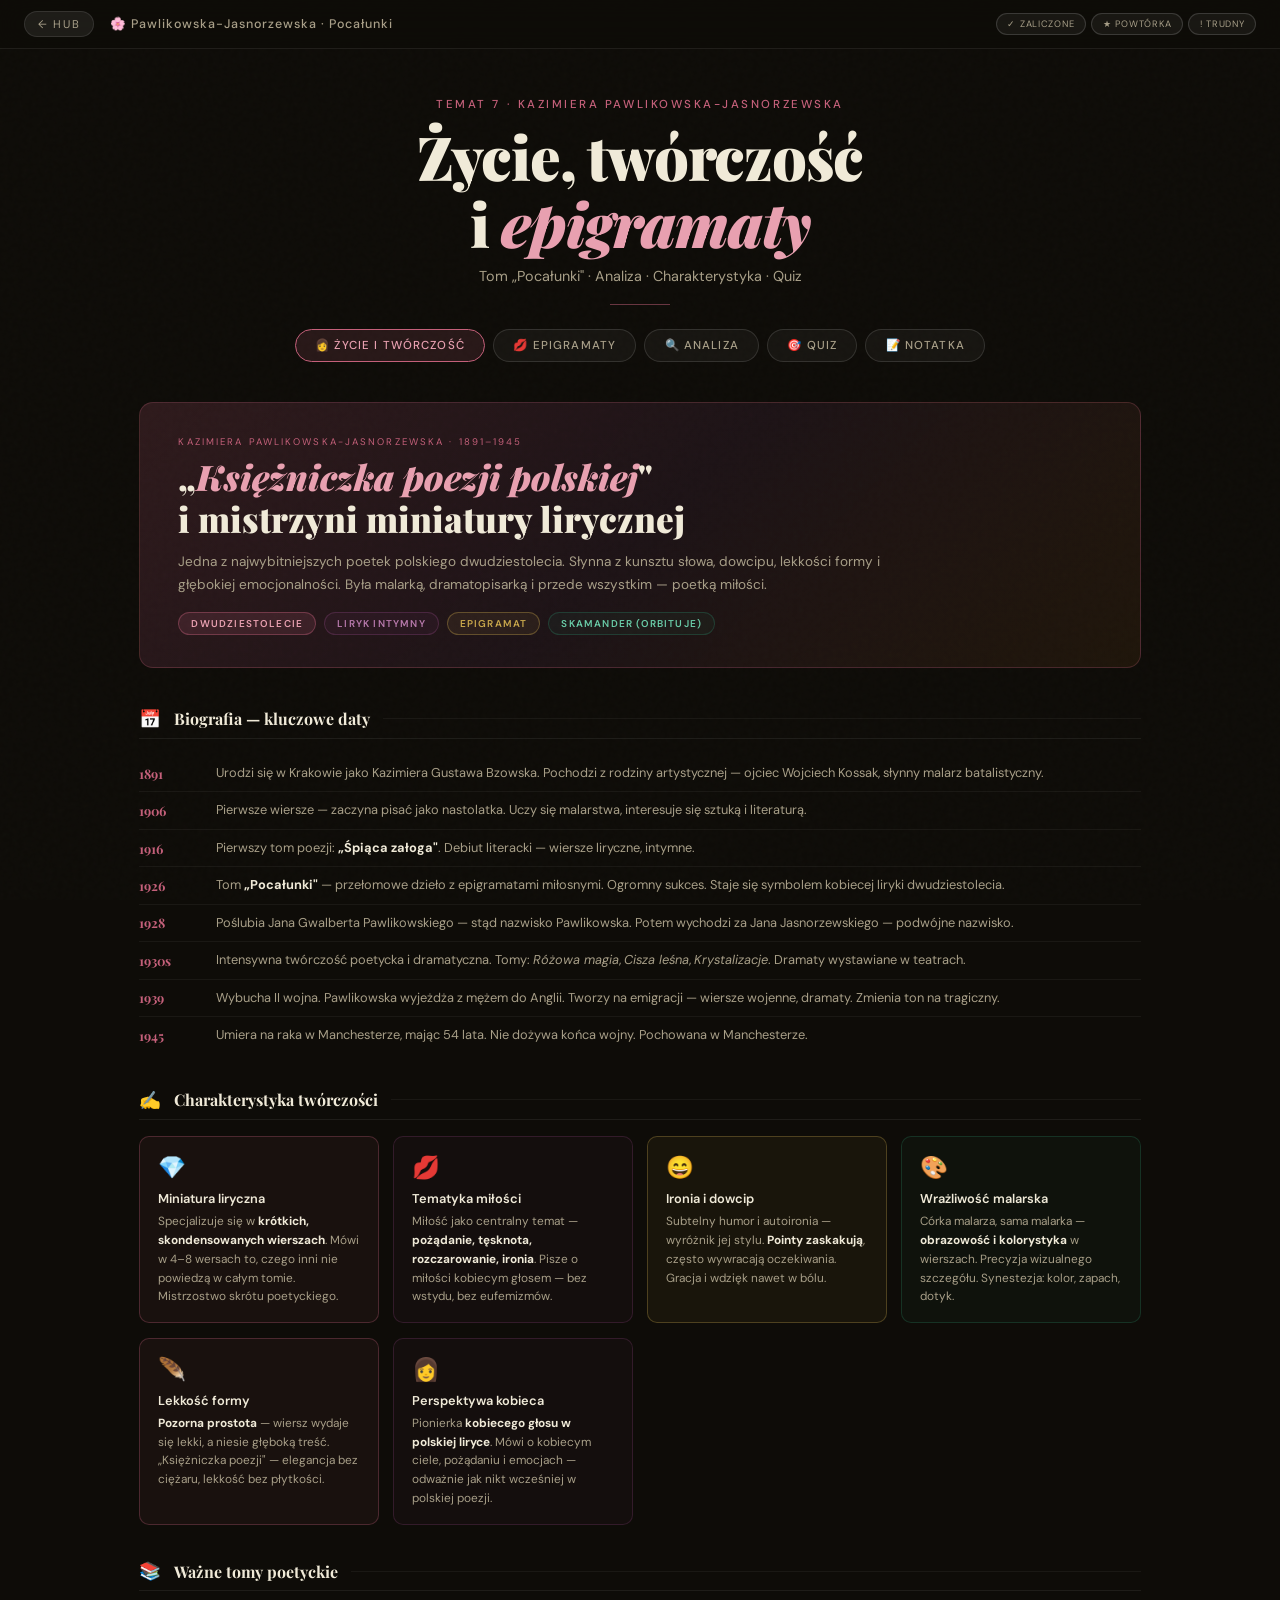
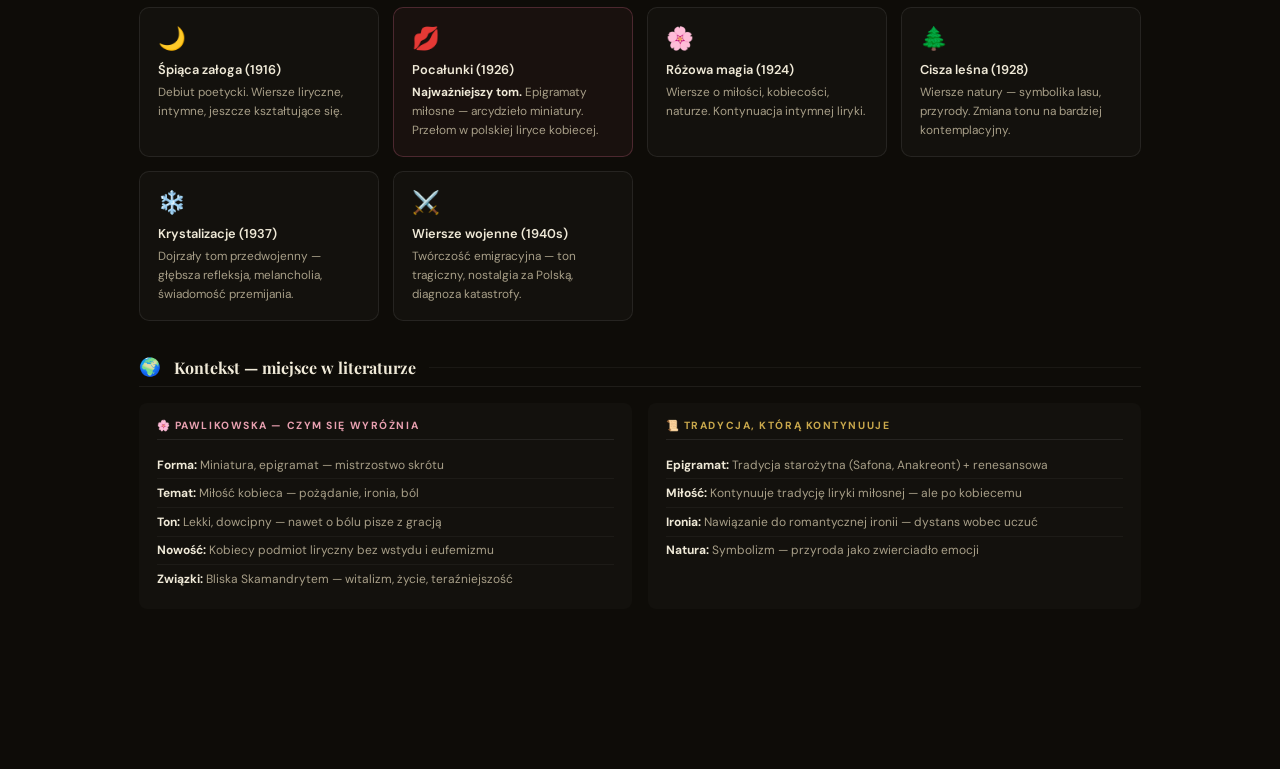
<file: temat7.html>
<!doctype html>
<html lang="pl">
  <head>
    <meta charset="UTF-8" />
    <meta name="viewport" content="width=device-width,initial-scale=1.0" />
    <title>Temat 7 · Pawlikowska-Jasnorzewska</title>
    <link
      href="https://fonts.googleapis.com/css2?family=Playfair+Display:ital,wght@0,400;0,700;0,900;1,400;1,700&family=DM+Sans:wght@300;400;500;600&display=swap"
      rel="stylesheet"
    />
    <link rel="stylesheet" href="shared_styles.css" />
    <style>
      :root {
        --rose: #c4607a;
        --rose2: #e8a0b0;
        --rose-dim: rgba(196, 96, 122, 0.15);
        --plum: #7a3d6e;
        --plum2: #b87aac;
        --cream: #f5e6d8;
      }
      /* ── NAV ── */
      .topnav {
        position: sticky;
        top: 0;
        z-index: 50;
        background: rgba(14, 12, 8, 0.92);
        backdrop-filter: blur(12px);
        border-bottom: 1px solid rgba(255, 255, 255, 0.08);
        display: flex;
        align-items: center;
        gap: 1rem;
        padding: 0.7rem 1.5rem;
        flex-wrap: wrap;
      }
      .nav-back {
        font-size: 0.7rem;
        letter-spacing: 0.15em;
        text-transform: uppercase;
        color: var(--ink2);
        text-decoration: none;
        border: 1px solid rgba(255, 255, 255, 0.1);
        padding: 0.3rem 0.8rem;
        border-radius: 100px;
        transition: all 0.18s;
        white-space: nowrap;
      }
      .nav-back:hover {
        border-color: var(--gold);
        color: var(--gold);
      }
      .nav-title {
        font-size: 0.78rem;
        color: var(--ink2);
        flex: 1;
        min-width: 0;
        overflow: hidden;
        text-overflow: ellipsis;
        white-space: nowrap;
      }
      .nav-status-wrap {
        display: flex;
        gap: 0.35rem;
        flex-wrap: wrap;
      }
      .nav-sbtn {
        font-size: 0.58rem;
        letter-spacing: 0.08em;
        text-transform: uppercase;
        padding: 0.26rem 0.65rem;
        border-radius: 100px;
        border: 1px solid rgba(255, 255, 255, 0.15);
        background: rgba(255, 255, 255, 0.05);
        color: var(--ink2);
        cursor: pointer;
        transition: all 0.15s;
        font-family: "DM Sans", sans-serif;
      }
      .nav-sbtn:hover {
        border-color: rgba(255, 255, 255, 0.3);
        color: var(--ink);
      }
      .nav-sbtn.sd {
        background: rgba(42, 125, 95, 0.2);
        border-color: #2a7d5f;
        color: #6acca8;
      }
      .nav-sbtn.sf {
        background: rgba(201, 168, 76, 0.2);
        border-color: #c9a84c;
        color: #e8c96a;
      }
      .nav-sbtn.sh {
        background: rgba(200, 75, 47, 0.2);
        border-color: #c84b2f;
        color: #f09080;
      }

      /* ── HEADER ── */
      header {
        position: relative;
        z-index: 1;
        text-align: center;
        padding: 3rem 2rem 0;
      }
      .eyebrow {
        font-size: 0.72rem;
        font-weight: 500;
        letter-spacing: 0.22em;
        text-transform: uppercase;
        color: var(--rose);
        margin-bottom: 0.7rem;
      }
      h1 {
        font-family: "Playfair Display", serif;
        font-size: clamp(1.8rem, 5vw, 3.8rem);
        font-weight: 900;
        line-height: 1.1;
        color: var(--ink);
        letter-spacing: -0.02em;
      }
      h1 em {
        color: var(--rose2);
        font-style: italic;
      }
      .sub {
        margin-top: 0.6rem;
        font-size: 0.9rem;
        color: var(--ink2);
      }
      .divider {
        width: 60px;
        height: 1px;
        background: var(--rose);
        margin: 1.2rem auto 0;
        opacity: 0.5;
      }

      /* ── TOGGLE BAR ── */
      .toggle-bar {
        position: relative;
        z-index: 1;
        display: flex;
        justify-content: center;
        gap: 0.5rem;
        padding: 1.5rem 1rem 0.5rem;
        flex-wrap: wrap;
      }
      .toggle-btn {
        font-family: "DM Sans", sans-serif;
        font-size: 0.72rem;
        font-weight: 500;
        letter-spacing: 0.1em;
        text-transform: uppercase;
        padding: 0.5rem 1.2rem;
        border-radius: 100px;
        border: 1px solid rgba(255, 255, 255, 0.12);
        background: rgba(255, 255, 255, 0.04);
        color: var(--ink2);
        cursor: pointer;
        transition: all 0.18s;
      }
      .toggle-btn:hover {
        border-color: rgba(255, 255, 255, 0.25);
        color: var(--ink);
      }
      .toggle-btn.active {
        background: var(--rose-dim);
        border-color: var(--rose);
        color: var(--rose2);
      }

      /* ── PAGE WRAPPER ── */
      .page {
        position: relative;
        z-index: 1;
        max-width: 1050px;
        margin: 0 auto;
        padding: 2rem 1.5rem 5rem;
      }

      @keyframes fu {
        from {
          opacity: 0;
          transform: translateY(14px);
        }
        to {
          opacity: 1;
          transform: translateY(0);
        }
      }

      /* ── HERO BANNER ── */
      .hero-band {
        background: linear-gradient(
          135deg,
          rgba(196, 96, 122, 0.18) 0%,
          rgba(122, 61, 110, 0.15) 50%,
          rgba(184, 112, 32, 0.1) 100%
        );
        border: 1px solid rgba(196, 96, 122, 0.25);
        border-radius: 14px;
        padding: 2rem 2.4rem;
        margin-bottom: 2.5rem;
        animation: fu 0.5s ease;
      }
      .hero-eyebrow {
        font-size: 0.6rem;
        letter-spacing: 0.22em;
        text-transform: uppercase;
        color: var(--rose);
        margin-bottom: 0.5rem;
      }
      .hero-title {
        font-family: "Playfair Display", serif;
        font-size: clamp(1.4rem, 3vw, 2.2rem);
        font-weight: 900;
        color: var(--ink);
        margin-bottom: 0.6rem;
        line-height: 1.2;
      }
      .hero-title em {
        color: var(--rose2);
        font-style: italic;
      }
      .hero-sub {
        font-size: 0.85rem;
        color: var(--ink2);
        line-height: 1.7;
        max-width: 720px;
      }
      .hero-tags {
        display: flex;
        flex-wrap: wrap;
        gap: 0.5rem;
        margin-top: 1rem;
      }
      .htag {
        font-size: 0.62rem;
        letter-spacing: 0.12em;
        text-transform: uppercase;
        padding: 0.25rem 0.75rem;
        border-radius: 100px;
        border: 1px solid;
        font-weight: 600;
      }

      /* ── SECTION HEAD ── */
      .sec-head {
        display: flex;
        align-items: center;
        gap: 0.8rem;
        margin: 2.2rem 0 1rem;
        padding-bottom: 0.5rem;
        border-bottom: 1px solid rgba(255, 255, 255, 0.07);
      }
      .sec-icon {
        font-size: 1.1rem;
      }
      .sec-title {
        font-family: "Playfair Display", serif;
        font-size: 1rem;
        font-weight: 700;
        color: var(--ink);
      }
      .sec-line {
        flex: 1;
        height: 1px;
        background: rgba(255, 255, 255, 0.05);
      }

      /* ── INFO CARDS GRID ── */
      .cards-grid {
        display: grid;
        grid-template-columns: repeat(auto-fill, minmax(220px, 1fr));
        gap: 0.9rem;
        margin-bottom: 1.5rem;
      }
      .icard {
        background: rgba(255, 255, 255, 0.025);
        border: 1px solid rgba(255, 255, 255, 0.08);
        border-radius: 10px;
        padding: 1rem 1.1rem;
        animation: fu 0.5s ease both;
      }
      .icard-icon {
        font-size: 1.4rem;
        margin-bottom: 0.5rem;
      }
      .icard-title {
        font-size: 0.8rem;
        font-weight: 600;
        color: var(--ink);
        margin-bottom: 0.3rem;
      }
      .icard-desc {
        font-size: 0.74rem;
        color: var(--ink2);
        line-height: 1.6;
      }
      .icard-desc strong {
        color: var(--ink);
      }
      .icard.rose {
        border-color: rgba(196, 96, 122, 0.3);
        background: rgba(196, 96, 122, 0.06);
      }
      .icard.plum {
        border-color: rgba(122, 61, 110, 0.3);
        background: rgba(122, 61, 110, 0.06);
      }
      .icard.gold {
        border-color: rgba(201, 168, 76, 0.3);
        background: rgba(201, 168, 76, 0.06);
      }
      .icard.teal {
        border-color: rgba(42, 125, 95, 0.3);
        background: rgba(42, 125, 95, 0.06);
      }

      /* ── NOTE BLOCK ── */
      .note-block {
        background: rgba(255, 255, 255, 0.025);
        border-left: 3px solid var(--rose);
        border-radius: 0 8px 8px 0;
        padding: 1rem 1.2rem;
        margin-bottom: 1rem;
        font-size: 0.87rem;
        line-height: 1.75;
        color: var(--ink2);
      }
      .note-block strong {
        color: var(--ink);
      }
      .note-block em {
        color: var(--rose2);
        font-style: italic;
      }

      /* ── POEM CARD ── */
      .poem-card {
        background: rgba(196, 96, 122, 0.06);
        border: 1px solid rgba(196, 96, 122, 0.2);
        border-radius: 10px;
        padding: 1.4rem 1.6rem;
        margin-bottom: 1.2rem;
        animation: fu 0.5s ease both;
      }
      .poem-num {
        font-size: 0.6rem;
        letter-spacing: 0.2em;
        text-transform: uppercase;
        color: var(--rose);
        margin-bottom: 0.5rem;
        font-weight: 600;
      }
      .poem-title {
        font-family: "Playfair Display", serif;
        font-size: 1.05rem;
        font-weight: 700;
        color: var(--ink);
        margin-bottom: 0.8rem;
      }
      .poem-text {
        font-family: "Playfair Display", serif;
        font-style: italic;
        font-size: 0.92rem;
        line-height: 2;
        color: var(--ink);
        white-space: pre-line;
        border-left: 2px solid rgba(196, 96, 122, 0.4);
        padding-left: 1rem;
        margin-bottom: 1rem;
      }
      .poem-analysis {
        display: grid;
        grid-template-columns: repeat(auto-fill, minmax(200px, 1fr));
        gap: 0.6rem;
        margin-top: 0.8rem;
      }
      .pa-item {
        background: rgba(255, 255, 255, 0.03);
        border-radius: 7px;
        padding: 0.55rem 0.8rem;
      }
      .pa-label {
        font-size: 0.58rem;
        letter-spacing: 0.14em;
        text-transform: uppercase;
        color: var(--rose);
        margin-bottom: 0.2rem;
        font-weight: 600;
      }
      .pa-val {
        font-size: 0.75rem;
        color: var(--ink2);
        line-height: 1.5;
      }
      .pa-val strong {
        color: var(--ink);
      }

      /* ── KW GRID ── */
      .kw-grid {
        display: grid;
        grid-template-columns: repeat(auto-fill, minmax(190px, 1fr));
        gap: 0.6rem;
        margin-bottom: 1.2rem;
      }
      .kw {
        background: rgba(196, 96, 122, 0.07);
        border: 1px solid rgba(196, 96, 122, 0.2);
        border-radius: 8px;
        padding: 0.65rem 0.9rem;
      }
      .kw-term {
        font-size: 0.78rem;
        font-weight: 600;
        color: var(--rose2);
        margin-bottom: 0.15rem;
      }
      .kw-def {
        font-size: 0.7rem;
        color: var(--ink2);
        line-height: 1.5;
      }

      /* ── COMPARE ── */
      .cmp {
        display: grid;
        grid-template-columns: 1fr 1fr;
        gap: 1rem;
        margin-bottom: 1rem;
      }
      @media (max-width: 560px) {
        .cmp {
          grid-template-columns: 1fr;
        }
      }
      .cmp-col {
        background: rgba(255, 255, 255, 0.025);
        border-radius: 8px;
        padding: 1rem 1.1rem;
      }
      .cmp-head {
        font-size: 0.65rem;
        letter-spacing: 0.15em;
        text-transform: uppercase;
        font-weight: 700;
        margin-bottom: 0.7rem;
        padding-bottom: 0.4rem;
        border-bottom: 1px solid rgba(255, 255, 255, 0.08);
      }
      .cmp-row {
        font-size: 0.75rem;
        color: var(--ink2);
        padding: 0.3rem 0;
        border-bottom: 1px solid rgba(255, 255, 255, 0.04);
        line-height: 1.5;
      }
      .cmp-row:last-child {
        border-bottom: none;
      }
      .cmp-row strong {
        color: var(--ink);
      }

      /* ── TIMELINE ── */
      .tl {
        margin-bottom: 1.2rem;
      }
      .tl-item {
        display: flex;
        gap: 1rem;
        padding: 0.5rem 0;
        border-bottom: 1px solid rgba(255, 255, 255, 0.05);
      }
      .tl-item:last-child {
        border-bottom: none;
      }
      .tl-year {
        font-family: "Playfair Display", serif;
        font-size: 0.82rem;
        font-weight: 700;
        color: var(--rose);
        width: 3.8rem;
        flex-shrink: 0;
        padding-top: 0.1rem;
      }
      .tl-text {
        font-size: 0.8rem;
        color: var(--ink2);
        line-height: 1.6;
      }
      .tl-text strong {
        color: var(--ink);
      }

      /* ── QUIZ ── */
      .quiz-area {
        padding: 0;
      }
      .quiz-title-bar {
        font-size: 0.6rem;
        letter-spacing: 0.2em;
        text-transform: uppercase;
        color: var(--rose);
        margin-bottom: 1.2rem;
        font-weight: 600;
      }
      .q-card {
        background: rgba(196, 96, 122, 0.05);
        border: 1px solid rgba(196, 96, 122, 0.15);
        border-radius: 10px;
        padding: 1.2rem;
        margin-bottom: 0.8rem;
      }
      .q-text {
        font-size: 0.88rem;
        font-weight: 500;
        color: var(--ink);
        margin-bottom: 0.9rem;
        line-height: 1.6;
      }
      .q-opts {
        display: flex;
        flex-direction: column;
        gap: 0.45rem;
      }
      .q-opt {
        background: rgba(255, 255, 255, 0.04);
        border: 1px solid rgba(255, 255, 255, 0.1);
        border-radius: 7px;
        padding: 0.55rem 0.9rem;
        font-size: 0.8rem;
        color: var(--ink2);
        cursor: pointer;
        transition: all 0.15s;
        font-family: "DM Sans", sans-serif;
        text-align: left;
      }
      .q-opt:hover:not(.disabled) {
        border-color: rgba(196, 96, 122, 0.4);
        color: var(--ink);
      }
      .q-opt.correct {
        background: rgba(42, 125, 95, 0.2);
        border-color: #2a7d5f;
        color: #6acca8;
      }
      .q-opt.wrong {
        background: rgba(200, 75, 47, 0.15);
        border-color: #c84b2f;
        color: #f09080;
      }
      .q-opt.disabled {
        cursor: default;
      }
      .q-feedback {
        font-size: 0.75rem;
        color: var(--ink2);
        margin-top: 0.6rem;
        padding: 0.5rem 0.7rem;
        background: rgba(255, 255, 255, 0.03);
        border-radius: 6px;
        display: none;
        line-height: 1.5;
      }
      .q-feedback.show {
        display: block;
      }
      .q-feedback.ok {
        color: #6acca8;
      }
      .q-feedback.bad {
        color: #f09080;
      }
      .quiz-score {
        background: rgba(196, 96, 122, 0.08);
        border: 1px solid rgba(196, 96, 122, 0.2);
        border-radius: 8px;
        padding: 0.8rem 1rem;
        font-size: 0.82rem;
        color: var(--rose2);
        text-align: center;
        display: none;
        margin-top: 0.8rem;
      }
      .quiz-score.show {
        display: block;
      }
      .quiz-controls {
        display: flex;
        gap: 0.6rem;
        margin-top: 0.8rem;
        flex-wrap: wrap;
      }
      .q-btn {
        background: rgba(255, 255, 255, 0.05);
        border: 1px solid rgba(255, 255, 255, 0.12);
        color: var(--ink2);
        font-family: "DM Sans", sans-serif;
        font-size: 0.72rem;
        padding: 0.45rem 1rem;
        border-radius: 100px;
        cursor: pointer;
        transition: all 0.15s;
      }
      .q-btn:hover {
        border-color: var(--rose);
        color: var(--rose2);
      }
      .q-btn.primary {
        background: rgba(196, 96, 122, 0.12);
        border-color: var(--rose);
        color: var(--rose2);
      }

      /* ── NOTE TABLE ── */
      table {
        width: 100%;
        border-collapse: collapse;
        font-size: 0.78rem;
        margin-bottom: 1.2rem;
      }
      th {
        background: rgba(196, 96, 122, 0.1);
        color: var(--rose2);
        font-size: 0.62rem;
        letter-spacing: 0.12em;
        text-transform: uppercase;
        padding: 0.55rem 0.8rem;
        text-align: left;
        border-bottom: 1px solid rgba(196, 96, 122, 0.2);
      }
      td {
        padding: 0.55rem 0.8rem;
        border-bottom: 1px solid rgba(255, 255, 255, 0.05);
        color: var(--ink2);
        vertical-align: top;
        line-height: 1.6;
      }
      tr:last-child td {
        border-bottom: none;
      }
      td strong {
        color: var(--ink);
      }

      @media (max-width: 640px) {
        .page {
          padding: 1.5rem 1rem 5rem;
        }
        .hero-band {
          padding: 1.4rem 1.2rem;
        }
        .cards-grid {
          grid-template-columns: 1fr;
        }
      }
    </style>
  </head>
  <body>
    <nav class="topnav">
      <a href="index.html" class="nav-back">← Hub</a>
      <span class="nav-title">🌸 Pawlikowska-Jasnorzewska · Pocałunki</span>
      <div class="nav-status-wrap" id="nav-status"></div>
    </nav>

    <header>
      <p class="eyebrow">Temat 7 · Kazimiera Pawlikowska-Jasnorzewska</p>
      <h1>Życie, twórczość<br />i <em>epigramaty</em></h1>
      <p class="sub">Tom „Pocałunki" · Analiza · Charakterystyka · Quiz</p>
      <div class="divider"></div>
    </header>

    <div class="toggle-bar">
      <button class="toggle-btn active" id="btn-zycie" onclick="sw('zycie')">
        👩 Życie i twórczość
      </button>
      <button class="toggle-btn" id="btn-epigramaty" onclick="sw('epigramaty')">
        💋 Epigramaty
      </button>
      <button class="toggle-btn" id="btn-analiza" onclick="sw('analiza')">
        🔍 Analiza
      </button>
      <button class="toggle-btn" id="btn-quiz" onclick="sw('quiz')">
        🎯 Quiz
      </button>
      <button class="toggle-btn" id="btn-nota" onclick="sw('nota')">
        📝 Notatka
      </button>
    </div>

    <!-- ================================================================
     ZAKŁADKA 1: ŻYCIE I TWÓRCZOŚĆ
     ================================================================ -->
    <div id="view-zycie" class="page">
      <div class="hero-band">
        <div class="hero-eyebrow">
          Kazimiera Pawlikowska-Jasnorzewska · 1891–1945
        </div>
        <div class="hero-title">
          „<em>Księżniczka poezji polskiej</em>"<br />i mistrzyni miniatury
          lirycznej
        </div>
        <div class="hero-sub">
          Jedna z najwybitniejszych poetek polskiego dwudziestolecia. Słynna z
          kunsztu słowa, dowcipu, lekkości formy i głębokiej emocjonalności.
          Była malarką, dramatopisarką i przede wszystkim — poetką miłości.
        </div>
        <div class="hero-tags">
          <span
            class="htag"
            style="
              color: var(--rose2);
              border-color: rgba(196, 96, 122, 0.4);
              background: var(--rose-dim);
            "
            >Dwudziestolecie</span
          >
          <span
            class="htag"
            style="
              color: var(--plum2);
              border-color: rgba(122, 61, 110, 0.4);
              background: rgba(122, 61, 110, 0.1);
            "
            >Liryk intymny</span
          >
          <span
            class="htag"
            style="
              color: var(--gold);
              border-color: rgba(201, 168, 76, 0.35);
              background: rgba(201, 168, 76, 0.08);
            "
            >Epigramat</span
          >
          <span
            class="htag"
            style="
              color: #6acca8;
              border-color: rgba(42, 125, 95, 0.35);
              background: rgba(42, 125, 95, 0.08);
            "
            >Skamander (orbituje)</span
          >
        </div>
      </div>

      <div class="sec-head">
        <span class="sec-icon">📅</span>
        <div class="sec-title">Biografia — kluczowe daty</div>
        <div class="sec-line"></div>
      </div>
      <div class="tl">
        <div class="tl-item">
          <div class="tl-year">1891</div>
          <div class="tl-text">
            Urodzi się w Krakowie jako Kazimiera Gustawa Bzowska. Pochodzi z
            rodziny artystycznej — ojciec Wojciech Kossak, słynny malarz
            batalistyczny.
          </div>
        </div>
        <div class="tl-item">
          <div class="tl-year">1906</div>
          <div class="tl-text">
            Pierwsze wiersze — zaczyna pisać jako nastolatka. Uczy się
            malarstwa, interesuje się sztuką i literaturą.
          </div>
        </div>
        <div class="tl-item">
          <div class="tl-year">1916</div>
          <div class="tl-text">
            Pierwszy tom poezji: <strong>„Śpiąca załoga"</strong>. Debiut
            literacki — wiersze liryczne, intymne.
          </div>
        </div>
        <div class="tl-item">
          <div class="tl-year">1926</div>
          <div class="tl-text">
            Tom <strong>„Pocałunki"</strong> — przełomowe dzieło z epigramatami
            miłosnymi. Ogromny sukces. Staje się symbolem kobiecej liryki
            dwudziestolecia.
          </div>
        </div>
        <div class="tl-item">
          <div class="tl-year">1928</div>
          <div class="tl-text">
            Poślubia Jana Gwalberta Pawlikowskiego — stąd nazwisko Pawlikowska.
            Potem wychodzi za Jana Jasnorzewskiego — podwójne nazwisko.
          </div>
        </div>
        <div class="tl-item">
          <div class="tl-year">1930s</div>
          <div class="tl-text">
            Intensywna twórczość poetycka i dramatyczna. Tomy:
            <em>Różowa magia</em>, <em>Cisza leśna</em>, <em>Krystalizacje</em>.
            Dramaty wystawiane w teatrach.
          </div>
        </div>
        <div class="tl-item">
          <div class="tl-year">1939</div>
          <div class="tl-text">
            Wybucha II wojna. Pawlikowska wyjeżdża z mężem do Anglii. Tworzy na
            emigracji — wiersze wojenne, dramaty. Zmienia ton na tragiczny.
          </div>
        </div>
        <div class="tl-item">
          <div class="tl-year">1945</div>
          <div class="tl-text">
            Umiera na raka w Manchesterze, mając 54 lata. Nie dożywa końca
            wojny. Pochowana w Manchesterze.
          </div>
        </div>
      </div>

      <div class="sec-head">
        <span class="sec-icon">✍️</span>
        <div class="sec-title">Charakterystyka twórczości</div>
        <div class="sec-line"></div>
      </div>
      <div class="cards-grid">
        <div class="icard rose" style="animation-delay: 0.05s">
          <div class="icard-icon">💎</div>
          <div class="icard-title">Miniatura liryczna</div>
          <div class="icard-desc">
            Specjalizuje się w
            <strong>krótkich, skondensowanych wierszach</strong>. Mówi w 4–8
            wersach to, czego inni nie powiedzą w całym tomie. Mistrzostwo
            skrótu poetyckiego.
          </div>
        </div>
        <div class="icard plum" style="animation-delay: 0.1s">
          <div class="icard-icon">💋</div>
          <div class="icard-title">Tematyka miłości</div>
          <div class="icard-desc">
            Miłość jako centralny temat —
            <strong>pożądanie, tęsknota, rozczarowanie, ironia</strong>. Pisze o
            miłości kobiecym głosem — bez wstydu, bez eufemizmów.
          </div>
        </div>
        <div class="icard gold" style="animation-delay: 0.15s">
          <div class="icard-icon">😄</div>
          <div class="icard-title">Ironia i dowcip</div>
          <div class="icard-desc">
            Subtelny humor i autoironia — wyróżnik jej stylu.
            <strong>Pointy zaskakują</strong>, często wywracają oczekiwania.
            Gracja i wdzięk nawet w bólu.
          </div>
        </div>
        <div class="icard teal" style="animation-delay: 0.2s">
          <div class="icard-icon">🎨</div>
          <div class="icard-title">Wrażliwość malarska</div>
          <div class="icard-desc">
            Córka malarza, sama malarka —
            <strong>obrazowość i kolorystyka</strong> w wierszach. Precyzja
            wizualnego szczegółu. Synestezja: kolor, zapach, dotyk.
          </div>
        </div>
        <div class="icard rose" style="animation-delay: 0.25s">
          <div class="icard-icon">🪶</div>
          <div class="icard-title">Lekkość formy</div>
          <div class="icard-desc">
            <strong>Pozorna prostota</strong> — wiersz wydaje się lekki, a
            niesie głęboką treść. „Księżniczka poezji" — elegancja bez ciężaru,
            lekkość bez płytkości.
          </div>
        </div>
        <div class="icard plum" style="animation-delay: 0.3s">
          <div class="icard-icon">👩</div>
          <div class="icard-title">Perspektywa kobieca</div>
          <div class="icard-desc">
            Pionierka <strong>kobiecego głosu w polskiej liryce</strong>. Mówi o
            kobiecym ciele, pożądaniu i emocjach — odważnie jak nikt wcześniej w
            polskiej poezji.
          </div>
        </div>
      </div>

      <div class="sec-head">
        <span class="sec-icon">📚</span>
        <div class="sec-title">Ważne tomy poetyckie</div>
        <div class="sec-line"></div>
      </div>
      <div class="cards-grid">
        <div class="icard" style="animation-delay: 0.05s">
          <div class="icard-icon">🌙</div>
          <div class="icard-title">Śpiąca załoga (1916)</div>
          <div class="icard-desc">
            Debiut poetycki. Wiersze liryczne, intymne, jeszcze kształtujące
            się.
          </div>
        </div>
        <div class="icard rose" style="animation-delay: 0.1s">
          <div class="icard-icon">💋</div>
          <div class="icard-title">Pocałunki (1926)</div>
          <div class="icard-desc">
            <strong>Najważniejszy tom.</strong> Epigramaty miłosne — arcydzieło
            miniatury. Przełom w polskiej liryce kobiecej.
          </div>
        </div>
        <div class="icard" style="animation-delay: 0.15s">
          <div class="icard-icon">🌸</div>
          <div class="icard-title">Różowa magia (1924)</div>
          <div class="icard-desc">
            Wiersze o miłości, kobiecości, naturze. Kontynuacja intymnej liryki.
          </div>
        </div>
        <div class="icard" style="animation-delay: 0.2s">
          <div class="icard-icon">🌲</div>
          <div class="icard-title">Cisza leśna (1928)</div>
          <div class="icard-desc">
            Wiersze natury — symbolika lasu, przyrody. Zmiana tonu na bardziej
            kontemplacyjny.
          </div>
        </div>
        <div class="icard" style="animation-delay: 0.25s">
          <div class="icard-icon">❄️</div>
          <div class="icard-title">Krystalizacje (1937)</div>
          <div class="icard-desc">
            Dojrzały tom przedwojenny — głębsza refleksja, melancholia,
            świadomość przemijania.
          </div>
        </div>
        <div class="icard" style="animation-delay: 0.3s">
          <div class="icard-icon">⚔️</div>
          <div class="icard-title">Wiersze wojenne (1940s)</div>
          <div class="icard-desc">
            Twórczość emigracyjna — ton tragiczny, nostalgia za Polską, diagnoza
            katastrofy.
          </div>
        </div>
      </div>

      <div class="sec-head">
        <span class="sec-icon">🌍</span>
        <div class="sec-title">Kontekst — miejsce w literaturze</div>
        <div class="sec-line"></div>
      </div>
      <div class="cmp">
        <div class="cmp-col">
          <div class="cmp-head" style="color: var(--rose2)">
            🌸 Pawlikowska — czym się wyróżnia
          </div>
          <div class="cmp-row">
            <strong>Forma:</strong> Miniatura, epigramat — mistrzostwo skrótu
          </div>
          <div class="cmp-row">
            <strong>Temat:</strong> Miłość kobieca — pożądanie, ironia, ból
          </div>
          <div class="cmp-row">
            <strong>Ton:</strong> Lekki, dowcipny — nawet o bólu pisze z gracją
          </div>
          <div class="cmp-row">
            <strong>Nowość:</strong> Kobiecy podmiot liryczny bez wstydu i
            eufemizmu
          </div>
          <div class="cmp-row">
            <strong>Związki:</strong> Bliska Skamandrytem — witalizm, życie,
            teraźniejszość
          </div>
        </div>
        <div class="cmp-col">
          <div class="cmp-head" style="color: var(--gold)">
            📜 Tradycja, którą kontynuuje
          </div>
          <div class="cmp-row">
            <strong>Epigramat:</strong> Tradycja starożytna (Safona, Anakreont)
            + renesansowa
          </div>
          <div class="cmp-row">
            <strong>Miłość:</strong> Kontynuuje tradycję liryki miłosnej — ale
            po kobiecemu
          </div>
          <div class="cmp-row">
            <strong>Ironia:</strong> Nawiązanie do romantycznej ironii — dystans
            wobec uczuć
          </div>
          <div class="cmp-row">
            <strong>Natura:</strong> Symbolizm — przyroda jako zwierciadło
            emocji
          </div>
        </div>
      </div>
    </div>

    <!-- ================================================================
     ZAKŁADKA 2: EPIGRAMATY
     ================================================================ -->
    <div id="view-epigramaty" class="page" style="display: none">
      <div class="note-block">
        <strong>Epigramat</strong> — krótki utwór poetycki (zwykle 2–8 wersów)
        oparty na <em>zaskakującej pointcie</em>. Tradycja starożytna: Grecy,
        Rzymianie (Marcjalis). W polskiej literaturze — miniatura myśli i
        uczucia. Pawlikowska czyni z epigramatu swój główny instrument wyrazu.
      </div>

      <div class="sec-head">
        <span class="sec-icon">💋</span>
        <div class="sec-title">
          Epigramaty z tomu „Pocałunki" (1926) — analiza
        </div>
        <div class="sec-line"></div>
      </div>

      <div class="poem-card" style="animation-delay: 0.05s">
        <div class="poem-num">Epigramat I · najsłynniejszy</div>
        <div class="poem-title">Miłość</div>
        <div class="poem-text">
          Miłość ci wszystko wybaczy — lecz nie zapomni niczego.
        </div>
        <div class="poem-analysis">
          <div class="pa-item">
            <div class="pa-label">Temat</div>
            <div class="pa-val">
              Paradoks miłości — przebaczenie bez zapomnienia
            </div>
          </div>
          <div class="pa-item">
            <div class="pa-label">Figura</div>
            <div class="pa-val">
              <strong>Antytezy</strong> — wybaczyć vs. nie zapomnieć
            </div>
          </div>
          <div class="pa-item">
            <div class="pa-label">Pointa</div>
            <div class="pa-val">
              Niespodziewana — miłość nie jest bezwarunkowa jak się wydaje
            </div>
          </div>
          <div class="pa-item">
            <div class="pa-label">Forma</div>
            <div class="pa-val">2 wersy — maksymalna kondensacja</div>
          </div>
        </div>
      </div>

      <div class="poem-card" style="animation-delay: 0.1s">
        <div class="poem-num">Epigramat II</div>
        <div class="poem-title">Miłość (II)</div>
        <div class="poem-text">
          Kocham cię. To znaczy: jestem gotowa dla ciebie na wszystko — prócz
          czekania.
        </div>
        <div class="poem-analysis">
          <div class="pa-item">
            <div class="pa-label">Temat</div>
            <div class="pa-val">Miłość jako gotowość — z jednym wyjątkiem</div>
          </div>
          <div class="pa-item">
            <div class="pa-label">Figura</div>
            <div class="pa-val">
              <strong>Oksymoron przez negację</strong> — „wszystko, prócz"
            </div>
          </div>
          <div class="pa-item">
            <div class="pa-label">Pointa</div>
            <div class="pa-val">
              Czekanie to największa ofiara — silniejsza niż miłość?
            </div>
          </div>
          <div class="pa-item">
            <div class="pa-label">Ironia</div>
            <div class="pa-val">Autoironia wobec własnej niecierpliwości</div>
          </div>
        </div>
      </div>

      <div class="poem-card" style="animation-delay: 0.15s">
        <div class="poem-num">Epigramat III</div>
        <div class="poem-title">Pocałunek</div>
        <div class="poem-text">
          Dotknęłam twoich ust — i nagle się zrobiło jasno i cicho, jak po
          strzale.
        </div>
        <div class="poem-analysis">
          <div class="pa-item">
            <div class="pa-label">Temat</div>
            <div class="pa-val">Pocałunek jako doświadczenie graniczne</div>
          </div>
          <div class="pa-item">
            <div class="pa-label">Figura</div>
            <div class="pa-val">
              <strong>Porównanie</strong> — jak po strzale; synestezja (jasno i
              cicho)
            </div>
          </div>
          <div class="pa-item">
            <div class="pa-label">Pointa</div>
            <div class="pa-val">
              Miłość i śmierć w jednym obrazie — eros i tanatos
            </div>
          </div>
          <div class="pa-item">
            <div class="pa-label">Nastrój</div>
            <div class="pa-val">Czułość przekształca się w gwałtowność</div>
          </div>
        </div>
      </div>

      <div class="poem-card" style="animation-delay: 0.2s">
        <div class="poem-num">Epigramat IV</div>
        <div class="poem-title">Nieobecność</div>
        <div class="poem-text">
          Byłeś. Nie ma cię. Jaka wielka różnica między niczym a niczym.
        </div>
        <div class="poem-analysis">
          <div class="pa-item">
            <div class="pa-label">Temat</div>
            <div class="pa-val">Strata — po miłości zostaje pustka</div>
          </div>
          <div class="pa-item">
            <div class="pa-label">Figura</div>
            <div class="pa-val">
              <strong>Paradoks</strong> — różnica między „niczym a niczym"
            </div>
          </div>
          <div class="pa-item">
            <div class="pa-label">Pointa</div>
            <div class="pa-val">
              Przed miłością i po miłości — pozornie to samo, ale całkowicie
              inne
            </div>
          </div>
          <div class="pa-item">
            <div class="pa-label">Emocja</div>
            <div class="pa-val">
              Ból wyrażony przez pozorną obojętność — kontrolowany ból
            </div>
          </div>
        </div>
      </div>

      <div class="poem-card" style="animation-delay: 0.25s">
        <div class="poem-num">Epigramat V</div>
        <div class="poem-title">Zazdrość</div>
        <div class="poem-text">
          Żebym miała tysiąc rąk — wszystkie by były zajęte trzymaniem cię.
        </div>
        <div class="poem-analysis">
          <div class="pa-item">
            <div class="pa-label">Temat</div>
            <div class="pa-val">Obsesyjna miłość — pragnienie posiadania</div>
          </div>
          <div class="pa-item">
            <div class="pa-label">Figura</div>
            <div class="pa-val">
              <strong>Hiperbola</strong> — tysiąc rąk; tryb warunkowy
            </div>
          </div>
          <div class="pa-item">
            <div class="pa-label">Pointa</div>
            <div class="pa-val">
              Ironia: nadmiar miłości jako więzienie dla kochanego
            </div>
          </div>
          <div class="pa-item">
            <div class="pa-label">Ton</div>
            <div class="pa-val">
              Humorystyczny — autoironia wobec własnej obsesji
            </div>
          </div>
        </div>
      </div>

      <div class="poem-card" style="animation-delay: 0.3s">
        <div class="poem-num">Epigramat VI · tonalnie inny</div>
        <div class="poem-title">Wiosna</div>
        <div class="poem-text">
          Przyszłaś znowu, wiosno, z zapachem bzów — a ja nie mam już nikogo,
          dla kogo chciałabym być piękna.
        </div>
        <div class="poem-analysis">
          <div class="pa-item">
            <div class="pa-label">Temat</div>
            <div class="pa-val">
              Samotność wobec wiosny — kontrast natury i pustki
            </div>
          </div>
          <div class="pa-item">
            <div class="pa-label">Figura</div>
            <div class="pa-val">
              <strong>Apostrofa</strong> do wiosny; symbolika bzu (miłość,
              wiosna, młodość)
            </div>
          </div>
          <div class="pa-item">
            <div class="pa-label">Pointa</div>
            <div class="pa-val">
              Piękno bez adresata traci sens — miłość nadaje sens zmysłom
            </div>
          </div>
          <div class="pa-item">
            <div class="pa-label">Nastrój</div>
            <div class="pa-val">Elegijny — melancholia bez egzaltacji</div>
          </div>
        </div>
      </div>
    </div>

    <!-- ================================================================
     ZAKŁADKA 3: ANALIZA EPIGRAMATU
     ================================================================ -->
    <div id="view-analiza" class="page" style="display: none">
      <div class="sec-head">
        <span class="sec-icon">🔍</span>
        <div class="sec-title">Czym jest epigramat — definicja i cechy</div>
        <div class="sec-line"></div>
      </div>
      <div class="kw-grid">
        <div class="kw">
          <div class="kw-term">Epigramat</div>
          <div class="kw-def">
            Krótki utwór (2–8 wersów) z zaskakującą pointą. Tradycja gr.-łac.
            Kondensacja myśli i emocji.
          </div>
        </div>
        <div class="kw">
          <div class="kw-term">Pointa</div>
          <div class="kw-def">
            Zaskakujące zakończenie, które odwraca lub pogłębia sens całego
            wiersza. Serce epigramatu.
          </div>
        </div>
        <div class="kw">
          <div class="kw-term">Antyteza</div>
          <div class="kw-def">
            Zestawienie przeciwieństw — „wybaczyć / nie zapomnieć". Napędza
            paradoks.
          </div>
        </div>
        <div class="kw">
          <div class="kw-term">Oksymoron</div>
          <div class="kw-def">
            Połączenie sprzeczności w jednym wyrażeniu — „wszystko, prócz".
          </div>
        </div>
        <div class="kw">
          <div class="kw-term">Paradoks</div>
          <div class="kw-def">
            Twierdzenie pozornie sprzeczne, ale prawdziwe — „różnica między
            niczym a niczym".
          </div>
        </div>
        <div class="kw">
          <div class="kw-term">Hiperbola</div>
          <div class="kw-def">
            Przesadnia — „tysiąc rąk". Służy wyrażeniu intensywności uczucia.
          </div>
        </div>
        <div class="kw">
          <div class="kw-term">Synestezja</div>
          <div class="kw-def">
            Mieszanie zmysłów — „jasno i cicho" (wzrok + słuch).
            Charakterystyczna dla Pawlikowskiej.
          </div>
        </div>
        <div class="kw">
          <div class="kw-term">Miniatura liryczna</div>
          <div class="kw-def">
            Skrajnie krótki wiersz — maksimum treści w minimum słów.
          </div>
        </div>
      </div>

      <div class="sec-head">
        <span class="sec-icon">📐</span>
        <div class="sec-title">Jak analizować epigramat — schemat</div>
        <div class="sec-line"></div>
      </div>
      <div class="note-block">
        Analizując epigramat Pawlikowskiej, zawsze odpowiedz na
        <strong>5 pytań</strong>:<br /><br />
        <strong>1. Temat</strong> — o czym jest wiersz? Co jest opisywanym
        uczuciem/sytuacją?<br />
        <strong>2. Podmiot liryczny</strong> — kto mówi? (często: kobieta
        zakochana, autorka)<br />
        <strong>3. Figura retoryczna</strong> — antyteza? paradoks? hiperbola?
        synestezja?<br />
        <strong>4. Pointa</strong> — gdzie jest zaskoczenie? Co odwraca
        oczekiwania?<br />
        <strong>5. Nastrój i ton</strong> — ironiczny? elegijny? czuły?
        dramatyczny?
      </div>

      <div class="sec-head">
        <span class="sec-icon">⚖️</span>
        <div class="sec-title">Cechy charakterystyczne stylu Pawlikowskiej</div>
        <div class="sec-line"></div>
      </div>
      <div class="cmp">
        <div class="cmp-col">
          <div class="cmp-head" style="color: var(--rose2)">
            💋 Co ją wyróżnia FORMALNIE
          </div>
          <div class="cmp-row">
            <strong>Zwięzłość:</strong> Mówi maksimum w minimum słów
          </div>
          <div class="cmp-row">
            <strong>Pointa:</strong> Zawsze zaskakujące zakończenie
          </div>
          <div class="cmp-row">
            <strong>Rytm:</strong> Wolny wiersz — bez rymu, ale z melodią
          </div>
          <div class="cmp-row">
            <strong>Obrazowość:</strong> Konkretny, zmysłowy obraz zamiast
            abstrakcji
          </div>
          <div class="cmp-row">
            <strong>Prostota:</strong> Proste słowa — skomplikowane znaczenia
          </div>
        </div>
        <div class="cmp-col">
          <div class="cmp-head" style="color: var(--plum2)">
            💜 Co ją wyróżnia TREŚCIOWO
          </div>
          <div class="cmp-row">
            <strong>Kobiecy podmiot:</strong> Mówi jako kobieta, nie wstydzi się
          </div>
          <div class="cmp-row">
            <strong>Ironia:</strong> Dystans wobec własnych emocji
          </div>
          <div class="cmp-row">
            <strong>Paradoks miłości:</strong> Miłość jako sprzeczność, nie
            ideał
          </div>
          <div class="cmp-row">
            <strong>Eros i tanatos:</strong> Miłość i śmierć w jednym obrazie
          </div>
          <div class="cmp-row">
            <strong>Codzienność:</strong> Wielkie uczucia w małych gestach
          </div>
        </div>
      </div>

      <div class="sec-head">
        <span class="sec-icon">🎓</span>
        <div class="sec-title">Tom „Pocałunki" (1926) — znaczenie</div>
        <div class="sec-line"></div>
      </div>
      <div class="note-block">
        Tom ukazał się w <strong>1926 roku</strong> — jest przełomem w polskiej
        poezji kobiecej. Po raz pierwszy kobieta mówi o
        <em>miłości, pożądaniu i ciele</em> bez wstydu, bez przeprosin, z pełną
        swobodą. Epigramaty z „Pocałunków" stały się klasyką — cytowane, znane,
        wchodzące do kanonu. Tytuł tomu jest programowy:
        <strong>pocałunek jako symbol</strong> — intymność, zmysłowość,
        chwilowość, bliskość.
      </div>

      <div class="sec-head">
        <span class="sec-icon">🔗</span>
        <div class="sec-title">Motywy przewodnie tomu</div>
        <div class="sec-line"></div>
      </div>
      <div class="cards-grid">
        <div class="icard rose">
          <div class="icard-icon">💔</div>
          <div class="icard-title">Paradoks miłości</div>
          <div class="icard-desc">
            Miłość nie jest prosta — jest pełna sprzeczności. Przebaczenie vs.
            pamięć, bliskość vs. ból, wszystko vs. nic.
          </div>
        </div>
        <div class="icard plum">
          <div class="icard-icon">⏱️</div>
          <div class="icard-title">Chwilowość</div>
          <div class="icard-desc">
            Miłość istnieje w chwili — <strong>tu i teraz</strong>. Chwila
            pocałunku, chwila obecności. Przemijanie jako temat.
          </div>
        </div>
        <div class="icard gold">
          <div class="icard-icon">🪞</div>
          <div class="icard-title">Kobiecość i ciało</div>
          <div class="icard-desc">
            Ciało kobiece jako podmiot, nie przedmiot. Kobieta patrzy i pragnie
            — nie jest tylko obiektem pożądania.
          </div>
        </div>
        <div class="icard teal">
          <div class="icard-icon">😏</div>
          <div class="icard-title">Ironia jako tarcza</div>
          <div class="icard-desc">
            Ironia chroni przed sentymentalizmem.
            <strong>Śmiech i ból razem</strong> — nie płacze, ale boli nie
            mniej.
          </div>
        </div>
      </div>
    </div>

    <!-- ================================================================
     ZAKŁADKA 4: QUIZ
     ================================================================ -->
    <div id="view-quiz" class="page" style="display: none">
      <div class="quiz-title-bar">
        🎯 Quiz — Pawlikowska-Jasnorzewska · Pocałunki
      </div>
      <div id="quiz-container"></div>
      <div class="quiz-score" id="quiz-score"></div>
      <div class="quiz-controls">
        <button class="q-btn primary" onclick="checkScore()">
          Sprawdź wynik
        </button>
        <button class="q-btn" onclick="resetQuiz()">↺ Nowe pytania</button>
      </div>
    </div>

    <!-- ================================================================
     ZAKŁADKA 5: NOTATKA
     ================================================================ -->
    <div id="view-nota" class="page" style="display: none">
      <div class="sec-head">
        <span class="sec-icon">📋</span>
        <div class="sec-title">Notatka podsumowująca</div>
        <div class="sec-line"></div>
      </div>

      <div class="note-block">
        <strong>Kazimiera Pawlikowska-Jasnorzewska (1891–1945)</strong> —
        poetka, malarka, dramatopisarka. Córka Wojciecha Kossaka. Zginęła na
        emigracji w Manchesterze. <em>„Księżniczka poezji polskiej"</em> —
        mistrzyni miniatury i epigramatu.
      </div>

      <table>
        <thead>
          <tr>
            <th>Aspekt</th>
            <th>Opis</th>
            <th>Przykład</th>
          </tr>
        </thead>
        <tbody>
          <tr>
            <td><strong>Gatunek</strong></td>
            <td>Epigramat — krótki utwór z pointą</td>
            <td>„Miłość ci wszystko wybaczy — / lecz nie zapomni niczego."</td>
          </tr>
          <tr>
            <td><strong>Forma</strong></td>
            <td>Miniatura liryczna, wolny wiersz, brak rymu</td>
            <td>2–6 wersów, proste słowa, skondensowany sens</td>
          </tr>
          <tr>
            <td><strong>Tematyka</strong></td>
            <td>Miłość, pożądanie, tęsknota, ironia, strata</td>
            <td>Pocałunek, nieobecność, zazdrość, wiosna</td>
          </tr>
          <tr>
            <td><strong>Styl</strong></td>
            <td>Zwięzłość + pointa + ironia + obrazowość</td>
            <td>Paradoks, antyteza, hiperbola, synestezja</td>
          </tr>
          <tr>
            <td><strong>Nowość</strong></td>
            <td>Kobiecy podmiot liryczny bez wstydu</td>
            <td>Kobieta pragnie, mówi o ciele — pionierstwo</td>
          </tr>
          <tr>
            <td><strong>Tom kluczowy</strong></td>
            <td>Pocałunki (1926)</td>
            <td>Przełom w polskiej liryce kobiecej</td>
          </tr>
        </tbody>
      </table>

      <div class="sec-head">
        <span class="sec-icon">🧠</span>
        <div class="sec-title">Pojęcia do zapamiętania</div>
        <div class="sec-line"></div>
      </div>
      <div class="kw-grid">
        <div class="kw">
          <div class="kw-term">Epigramat</div>
          <div class="kw-def">Krótki utwór z pointą. Tradycja antyczna.</div>
        </div>
        <div class="kw">
          <div class="kw-term">Pointa</div>
          <div class="kw-def">Zaskakujące zakończenie odwracające sens.</div>
        </div>
        <div class="kw">
          <div class="kw-term">Antyteza</div>
          <div class="kw-def">Zestawienie przeciwieństw w wierszu.</div>
        </div>
        <div class="kw">
          <div class="kw-term">Paradoks</div>
          <div class="kw-def">Sprzeczne, ale prawdziwe twierdzenie.</div>
        </div>
        <div class="kw">
          <div class="kw-term">Miniatura liryczna</div>
          <div class="kw-def">Bardzo krótki wiersz — maks. treści.</div>
        </div>
        <div class="kw">
          <div class="kw-term">Synestezja</div>
          <div class="kw-def">Mieszanie wrażeń zmysłowych.</div>
        </div>
      </div>
    </div>

    <script>
      /* ── View switching ── */
      function sw(v) {
        ["zycie", "epigramaty", "analiza", "quiz", "nota"].forEach((id) => {
          document.getElementById("view-" + id).style.display = "none";
          document.getElementById("btn-" + id).classList.remove("active");
        });
        document.getElementById("view-" + v).style.display = "block";
        document.getElementById("btn-" + v).classList.add("active");
        window.scrollTo({ top: 0, behavior: "smooth" });
      }

      /* ── Progress helpers (shared with quiz_engine) ── */
      function gp() {
        try {
          return JSON.parse(localStorage.getItem("polski_progress") || "{}");
        } catch {
          return {};
        }
      }
      function sp(d) {
        try {
          localStorage.setItem("polski_progress", JSON.stringify(d));
        } catch {}
      }
      function getTopicData(id) {
        return gp()[id] || {};
      }

      /* ── Nav status ── */
      const TOPIC_ID = "pawlikowska";
      function renderNavStatus() {
        const td = getTopicData(TOPIC_ID);
        const st = td.status || "";
        document.getElementById("nav-status").innerHTML = `
    <button class="nav-sbtn${st === "done" ? " sd" : ""}" onclick="toggleSt('done')">✓ Zaliczone</button>
    <button class="nav-sbtn${st === "focus" ? " sf" : ""}" onclick="toggleSt('focus')">★ Powtórka</button>
    <button class="nav-sbtn${st === "hard" ? " sh" : ""}" onclick="toggleSt('hard')">! Trudny</button>`;
      }
      function toggleSt(s) {
        const p = gp();
        if (!p[TOPIC_ID]) p[TOPIC_ID] = {};
        p[TOPIC_ID].status = p[TOPIC_ID].status === s ? "" : s;
        sp(p);
        renderNavStatus();
      }
      renderNavStatus();

      /* ── QUIZ ── */
      const ALL_Q = [
        {
          q: "Kiedy urodziła się Pawlikowska-Jasnorzewska?",
          opts: ["1880", "1891", "1901", "1910"],
          ans: 1,
          fb: "Urodziła się w 1891 roku w Krakowie jako Kazimiera Gustawa Bzowska.",
        },
        {
          q: "Jak nazywał się ojciec poetki?",
          opts: [
            "Jan Kossak",
            "Stefan Kossak",
            "Wojciech Kossak",
            "Adam Kossak",
          ],
          ans: 2,
          fb: "Ojciec Wojciech Kossak był słynnym malarzem batalistycznym.",
        },
        {
          q: "W którym roku ukazał się tom 'Pocałunki'?",
          opts: ["1916", "1924", "1926", "1930"],
          ans: 2,
          fb: "Tom 'Pocałunki' ukazał się w 1926 roku i stał się przełomem w polskiej liryce kobiecej.",
        },
        {
          q: "Jak zginęła Pawlikowska-Jasnorzewska?",
          opts: [
            "Zginęła w Powstaniu Warszawskim",
            "Umarła z głodu w obozie",
            "Umarła na raka w Manchesterze na emigracji",
            "Zginęła w bombardowaniu Warszawy",
          ],
          ans: 2,
          fb: "Umarła na raka w Manchesterze w 1945 roku, nie dożywając końca wojny.",
        },
        {
          q: "Czym jest epigramat?",
          opts: [
            "Długi poemat epicki",
            "Krótki utwór z zaskakującą pointą",
            "Dramat historyczny",
            "Powieść poetycka",
          ],
          ans: 1,
          fb: "Epigramat — krótki utwór poetycki (2–8 wersów) oparty na zaskakującej pointcie. Tradycja antyczna.",
        },
        {
          q: "Jaką figurę retoryczną widać w 'Miłość ci wszystko wybaczy — lecz nie zapomni niczego'?",
          opts: ["Hiperbola", "Synestezja", "Antyteza", "Apostrofa"],
          ans: 2,
          fb: "Antyteza — zestawienie przeciwieństw: wybaczyć vs. nie zapomnieć. Napędza paradoks.",
        },
        {
          q: "Co oznacza pojęcie 'miniatura liryczna'?",
          opts: [
            "Powieść w pigułce",
            "Bardzo krótki wiersz — maksimum treści w minimum słów",
            "Małe pismo literackie",
            "Krótki esej",
          ],
          ans: 1,
          fb: "Miniatura liryczna to skrajnie krótki wiersz, w którym każde słowo niesie maksymalny ładunek znaczeniowy.",
        },
        {
          q: "Jaką nowość wniosła Pawlikowska do polskiej poezji?",
          opts: [
            "Wprowadzenie rymu",
            "Kobiecy podmiot liryczny mówiący o miłości bez wstydu",
            "Epopeja narodowa",
            "Wiersz sylabiczny",
          ],
          ans: 1,
          fb: "Pionierka kobiecego głosu — mówi o kobiecym ciele, pożądaniu i emocjach odważnie jak nikt wcześniej.",
        },
        {
          q: "Skąd pochodzi pseudonim 'Księżniczka poezji polskiej'?",
          opts: [
            "Sam ją tak nazywał Tuwim",
            "Przydomek od krytyków za elegancję i lekkość formy",
            "Tytuł jej dramatu",
            "Od imienia bohaterki jej wierszy",
          ],
          ans: 1,
          fb: "Przydomek nadany przez krytyków za połączenie elegancji, lekkości formy i głębokiej emocjonalności.",
        },
        {
          q: "Co symbolizuje obraz 'jasno i cicho, jak po strzale' w epigramacie?",
          opts: [
            "Radość spotkania",
            "Spokój natury",
            "Eros i tanatos — miłość i śmierć w jednym obrazie",
            "Ból rozstania",
          ],
          ans: 2,
          fb: "Obraz łączy eros (miłość, pocałunek) z tanatosem (śmierć, strzał) — charakterystyczne dla Pawlikowskiej.",
        },
        {
          q: "Jaki jest temat epigramatu 'Nieobecność' (Byłeś. Nie ma cię.)?",
          opts: [
            "Radość powrotu",
            "Strata — po miłości zostaje pustka",
            "Zazdrość",
            "Oczekiwanie na miłość",
          ],
          ans: 1,
          fb: "Temat to strata — paradoks 'różnicy między niczym a niczym': przed i po miłości, pozornie to samo, całkowicie inne.",
        },
        {
          q: "Czym charakteryzuje się ironia w wierszach Pawlikowskiej?",
          opts: [
            "Jest złośliwa i raniąca",
            "Chroni przed sentymentalizmem — śmiech i ból razem",
            "Jest powierzchowna i pusta",
            "Dotyczy wyłącznie innych ludzi",
          ],
          ans: 1,
          fb: "Ironia jako tarcza — dystans wobec własnych emocji. Pawlikowska nie płacze, ale boli nie mniej. Śmiech i ból razem.",
        },
        {
          q: "Jaką figurę retoryczną zawiera 'Żebym miała tysiąc rąk — wszystkie by były zajęte trzymaniem cię'?",
          opts: ["Metafora", "Paradoks", "Apostrofa", "Hiperbola"],
          ans: 3,
          fb: "Hiperbola — 'tysiąc rąk' to przesadnia służąca wyrażeniu intensywności uczucia.",
        },
        {
          q: "W jakim mieście Pawlikowska spędziła ostatnie lata i umarła?",
          opts: ["Paryż", "Londyn", "Manchester", "Nowy Jork"],
          ans: 2,
          fb: "Pawlikowska wyjechała z mężem do Anglii w 1939 r. i umarła w Manchesterze w 1945 roku.",
        },
        {
          q: "Czym jest 'pointa' w epigramacie?",
          opts: [
            "Tytuł wiersza",
            "Pierwszy wers",
            "Zaskakujące zakończenie odwracające lub pogłębiające sens",
            "Refren",
          ],
          ans: 2,
          fb: "Pointa — serce epigramatu. Zaskakujące zakończenie, które odwraca oczekiwania lub pogłębia sens całego wiersza.",
        },
        {
          q: "Jakie zmysły łączy synestezja w 'jasno i cicho'?",
          opts: [
            "Dotyk i smak",
            "Wzrok i słuch",
            "Węch i dotyk",
            "Smak i węch",
          ],
          ans: 1,
          fb: "Synestezja — 'jasno' (wzrok) + 'cicho' (słuch). Mieszanie wrażeń zmysłowych charakterystyczne dla Pawlikowskiej.",
        },
        {
          q: "Jak brzmi debiutancki tom Pawlikowskiej?",
          opts: ["Pocałunki", "Różowa magia", "Śpiąca załoga", "Krystalizacje"],
          ans: 2,
          fb: "Debiut poetycki to 'Śpiąca załoga' (1916). Najważniejszy tom to późniejszy 'Pocałunki' (1926).",
        },
        {
          q: "Z jakim nurtem literackim jest powiązana Pawlikowska?",
          opts: [
            "Futuryzm",
            "Ekspresjonizm",
            "Skamander (bliska, orbituje wokół)",
            "Awangarda krakowska",
          ],
          ans: 2,
          fb: "Pawlikowska jest bliska Skamandrytem — witalizm, codzienność, teraźniejszość — choć formalnie nie należy do grupy.",
        },
      ];

      let quizState = { qs: [], ans: {} };

      function shuffle(a) {
        const b = [...a];
        for (let i = b.length - 1; i > 0; i--) {
          const j = Math.floor(Math.random() * (i + 1));
          [b[i], b[j]] = [b[j], b[i]];
        }
        return b;
      }

      function prepQuiz() {
        const pool = shuffle(ALL_Q).slice(0, 8);
        return pool.map((q) => {
          const opts = [...q.opts];
          const correct = opts[q.ans];
          for (let i = opts.length - 1; i > 0; i--) {
            const j = Math.floor(Math.random() * (i + 1));
            [opts[i], opts[j]] = [opts[j], opts[i]];
          }
          return { q: q.q, opts, ci: opts.indexOf(correct), fb: q.fb };
        });
      }

      function buildQuiz() {
        quizState = { qs: prepQuiz(), ans: {} };
        const c = document.getElementById("quiz-container");
        c.innerHTML = "";
        document.getElementById("quiz-score").classList.remove("show");
        quizState.qs.forEach((q, qi) => {
          const card = document.createElement("div");
          card.className = "q-card";
          card.innerHTML = `<div class="q-text">${qi + 1}. ${q.q}</div>
      <div class="q-opts">${q.opts.map((o, oi) => `<button class="q-opt" id="qo-${qi}-${oi}" onclick="ans(${qi},${oi})">${o}</button>`).join("")}</div>
      <div class="q-feedback" id="qf-${qi}"></div>`;
          c.appendChild(card);
        });
      }

      function ans(qi, oi) {
        if (quizState.ans[qi] !== undefined) return;
        quizState.ans[qi] = oi;
        const q = quizState.qs[qi];
        q.opts.forEach((_, i) => {
          const b = document.getElementById(`qo-${qi}-${i}`);
          if (b) b.classList.add("disabled");
        });
        const ch = document.getElementById(`qo-${qi}-${oi}`);
        const co = document.getElementById(`qo-${qi}-${q.ci}`);
        if (ch) ch.classList.add(oi === q.ci ? "correct" : "wrong");
        if (co && oi !== q.ci) co.classList.add("correct");
        const fb = document.getElementById(`qf-${qi}`);
        if (fb) {
          fb.textContent = q.fb;
          fb.classList.add("show", oi === q.ci ? "ok" : "bad");
        }
      }

      function checkScore() {
        const total = quizState.qs.length;
        if (Object.keys(quizState.ans).length < total) {
          alert("Odpowiedz na wszystkie pytania!");
          return;
        }
        let c = 0;
        quizState.qs.forEach((q, qi) => {
          if (quizState.ans[qi] === q.ci) c++;
        });
        const pct = Math.round((c / total) * 100);
        const el = document.getElementById("quiz-score");
        el.textContent =
          (pct >= 80 ? "🎉" : pct >= 60 ? "👍" : "📚") +
          ` Wynik: ${c}/${total} (${pct}%)`;
        el.classList.add("show");
        /* save progress */
        const p = gp();
        if (!p[TOPIC_ID]) p[TOPIC_ID] = {};
        p[TOPIC_ID].lastPct = pct;
        if (!p[TOPIC_ID].history) p[TOPIC_ID].history = [];
        p[TOPIC_ID].history.push({ pct, ts: Date.now() });
        sp(p);
      }

      function resetQuiz() {
        buildQuiz();
      }

      /* init */
      buildQuiz();
    </script>
  </body>
</html>
</file>
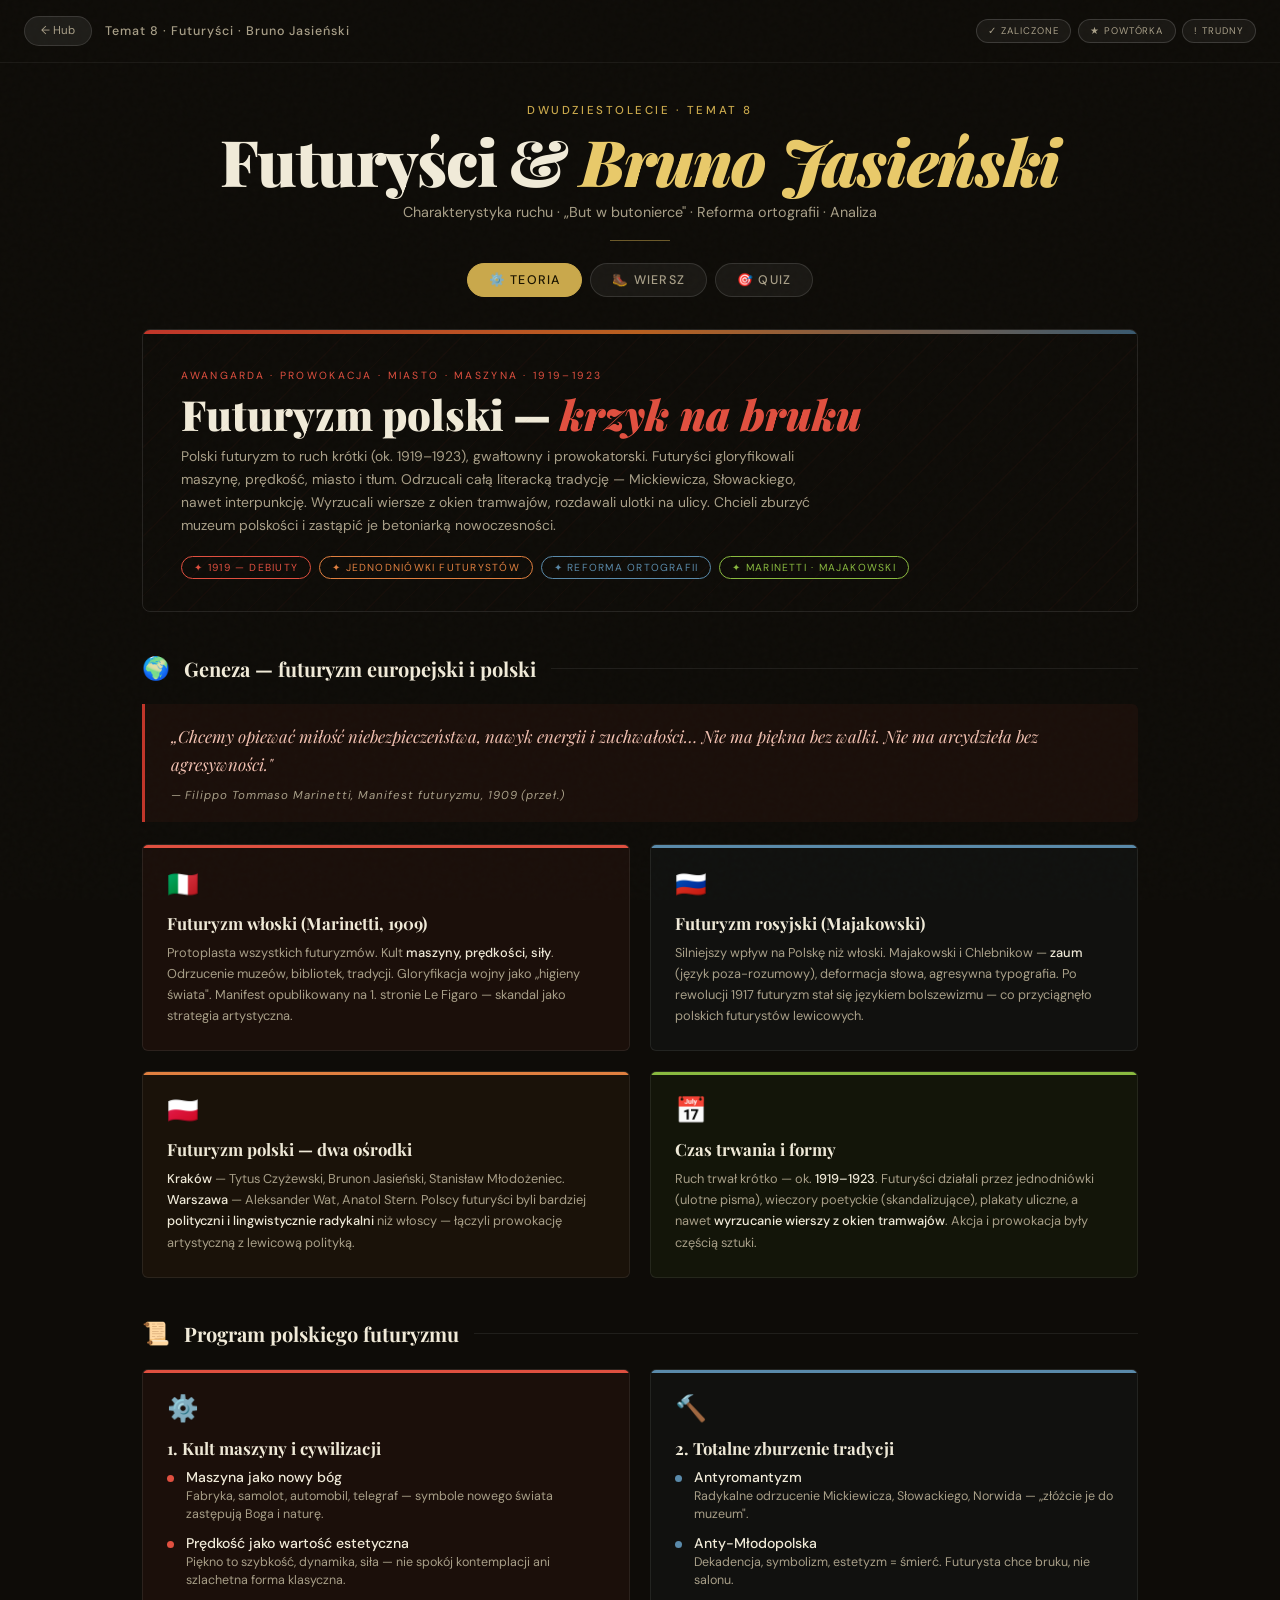
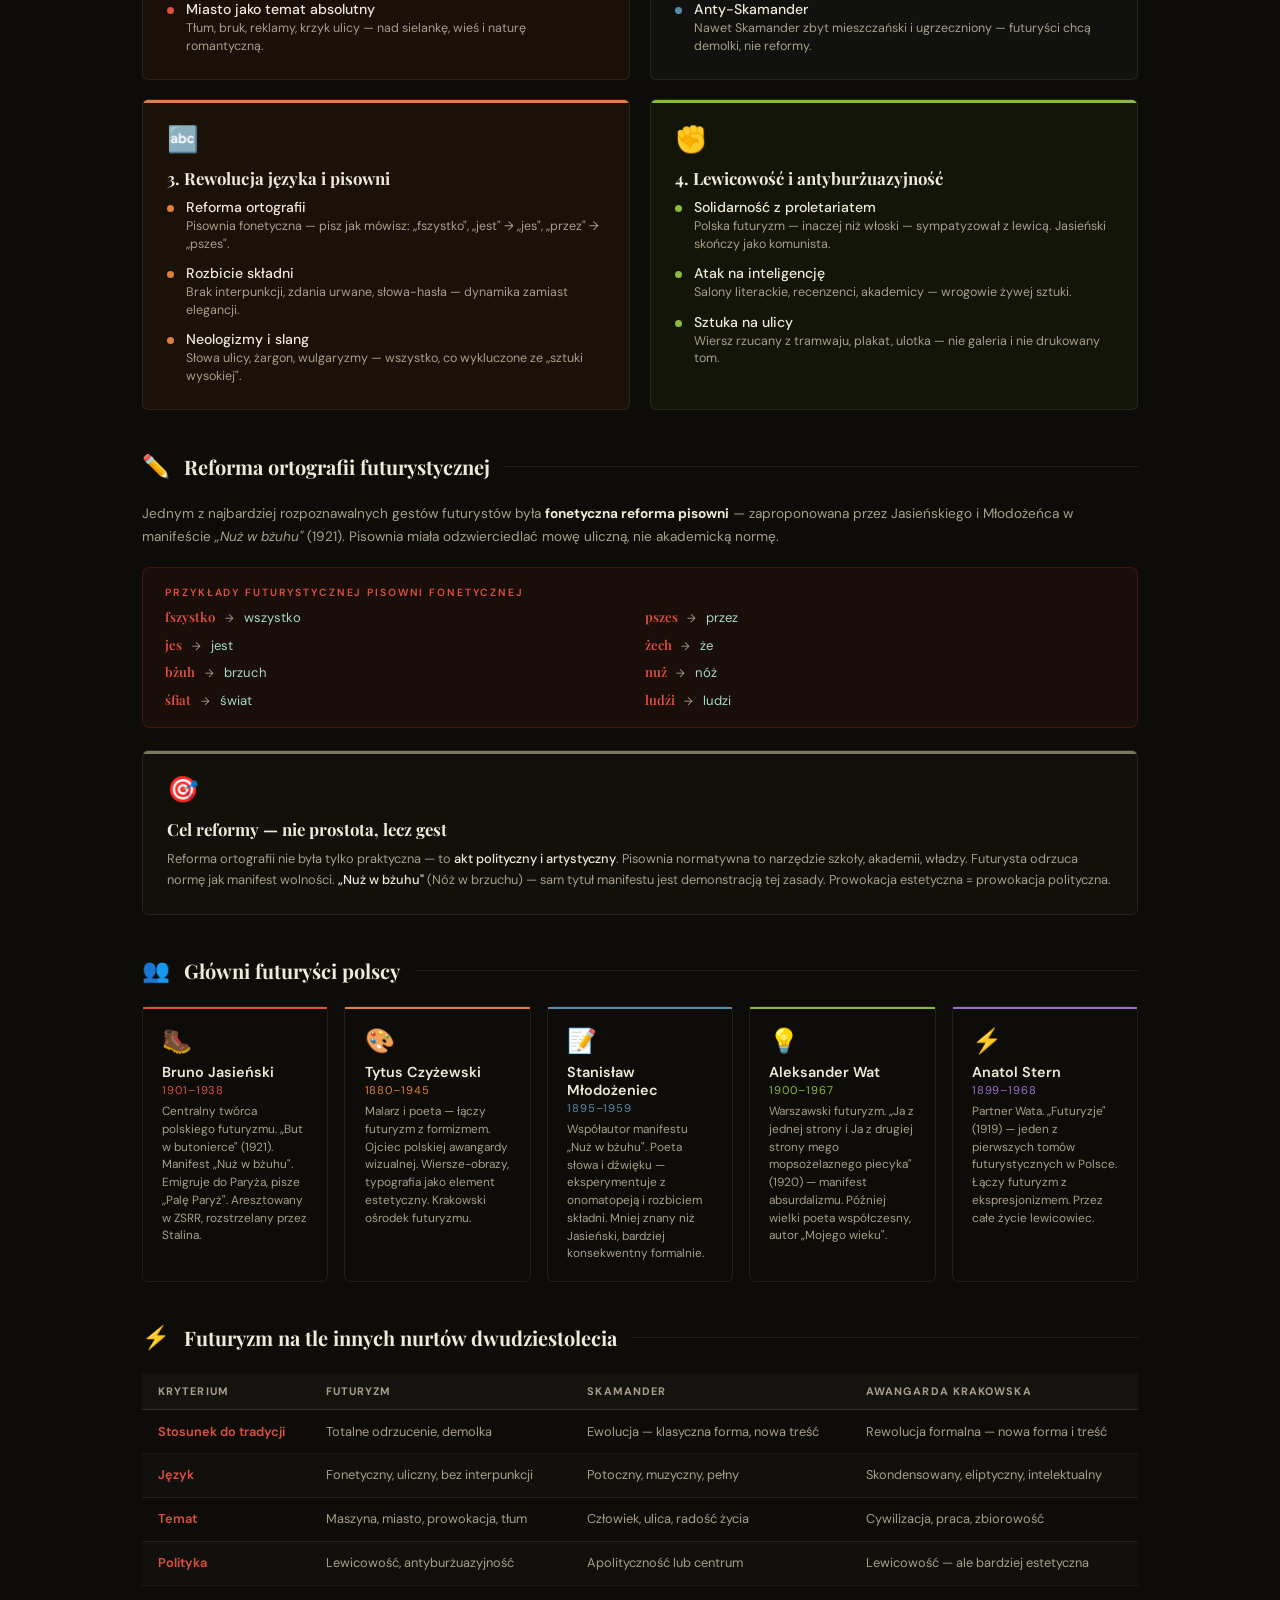
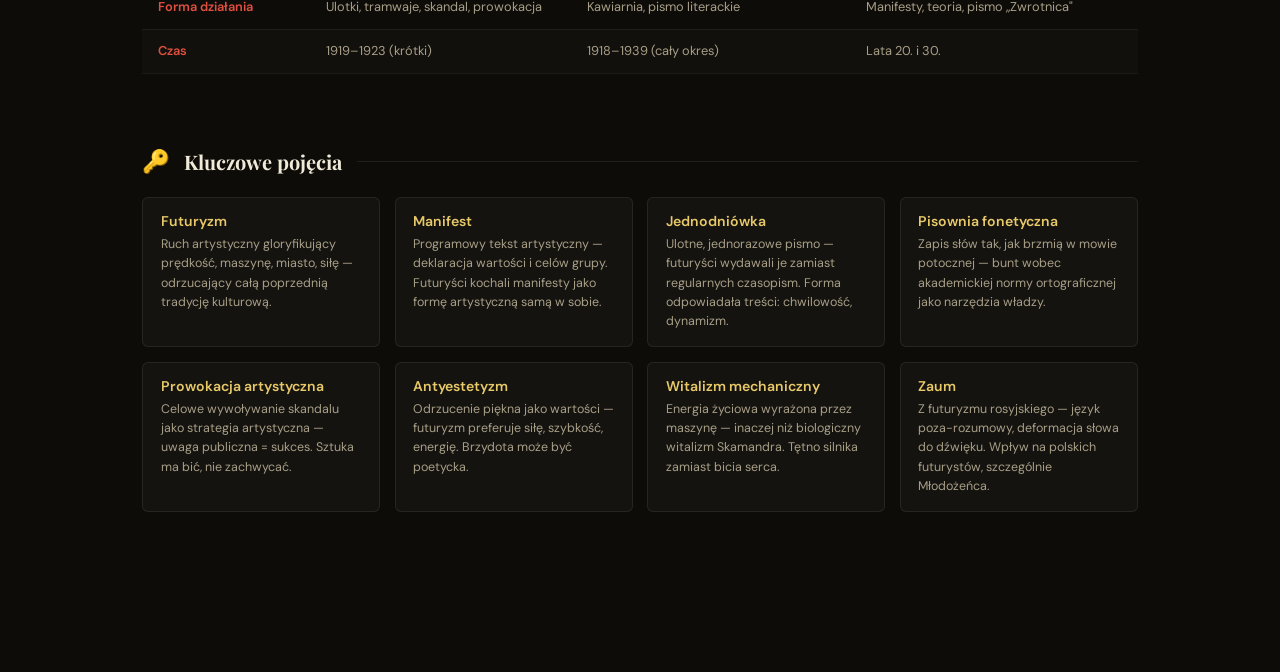
<file: temat8.html>
<!doctype html>
<html lang="pl">
  <head>
    <meta charset="UTF-8" />
    <meta name="viewport" content="width=device-width,initial-scale=1.0" />
    <title>Futuryści · Bruno Jasieński · Temat 8</title>
    <link
      rel="shortcut icon"
      href="assets/lucid-origin_Elegant_minimalist_logo_for_a_premium_educational_app_focused_on_literature_and_-0.jpg"
      type="image/x-icon"
    />
    <link
      href="https://fonts.googleapis.com/css2?family=Playfair+Display:ital,wght@0,400;0,700;0,900;1,400;1,700&family=DM+Sans:wght@300;400;500&display=swap"
      rel="stylesheet"
    />
    <style>
      *,
      *::before,
      *::after {
        box-sizing: border-box;
        margin: 0;
        padding: 0;
      }
      :root {
        --bg: #0e0c08;
        --ink: #f0ead8;
        --ink2: #a89f88;
        --gold: #c9a84c;
        --gold2: #e8c96a;
        --coral: #c84b2f;
        --teal: #2a7d5f;
        --amber: #b87020;
        --blue: #2458a0;
        --ok: #2a7d5f;
        --err: #c84b2f;
        /* Futuryzm palette — industrialny, agresywny, mechaniczny */
        --fu-red: #c0362a;
        --fu-red2: #e05040;
        --fu-steel: #3a5a70;
        --fu-steel2: #5a8aaa;
        --fu-iron: #4a4a3a;
        --fu-iron2: #7a7a5a;
        --fu-lime: #5a8a20;
        --fu-lime2: #8aba40;
        --fu-orange: #b86020;
        --fu-orange2: #e08040;
        --fu-black: #1a1208;
      }
      body {
        background: var(--bg);
        color: var(--ink);
        font-family: "DM Sans", sans-serif;
        min-height: 100vh;
        overflow-x: hidden;
        padding-bottom: 5rem;
      }
      body::before {
        content: "";
        position: fixed;
        inset: 0;
        background-image: url("data:image/svg+xml,%3Csvg viewBox='0 0 200 200' xmlns='http://www.w3.org/2000/svg'%3E%3Cfilter id='n'%3E%3CfeTurbulence type='fractalNoise' baseFrequency='0.9' numOctaves='4' stitchTiles='stitch'/%3E%3C/filter%3E%3Crect width='100%25' height='100%25' filter='url(%23n)' opacity='0.05'/%3E%3C/svg%3E");
        opacity: 0.35;
        pointer-events: none;
        z-index: 0;
      }

      /* NAV */
      .topnav {
        position: relative;
        z-index: 10;
        display: flex;
        align-items: center;
        gap: 0.8rem;
        padding: 1rem 1.5rem;
        border-bottom: 1px solid rgba(255, 255, 255, 0.06);
      }
      .nav-back {
        background: rgba(255, 255, 255, 0.07);
        border: 1px solid rgba(255, 255, 255, 0.12);
        color: var(--ink2);
        font-family: "DM Sans", sans-serif;
        font-size: 0.72rem;
        padding: 0.4rem 1rem;
        border-radius: 100px;
        cursor: pointer;
        text-decoration: none;
        transition: all 0.15s;
      }
      .nav-back:hover {
        border-color: var(--gold);
        color: var(--gold);
      }
      .nav-title {
        font-size: 0.78rem;
        font-weight: 500;
        letter-spacing: 0.08em;
        color: var(--ink2);
      }
      .nav-status-wrap {
        margin-left: auto;
        display: flex;
        gap: 0.4rem;
        align-items: center;
      }
      .nav-sbtn {
        font-size: 0.6rem;
        letter-spacing: 0.1em;
        text-transform: uppercase;
        padding: 0.28rem 0.7rem;
        border-radius: 100px;
        border: 1px solid rgba(255, 255, 255, 0.15);
        background: rgba(255, 255, 255, 0.05);
        color: var(--ink2);
        cursor: pointer;
        font-family: "DM Sans", sans-serif;
        transition: all 0.15s;
      }
      .nav-sbtn:hover {
        border-color: rgba(255, 255, 255, 0.3);
        color: var(--ink);
      }
      .nav-sbtn.sd {
        background: rgba(42, 125, 95, 0.2);
        border-color: #2a7d5f;
        color: #6acca8;
      }
      .nav-sbtn.sf {
        background: rgba(201, 168, 76, 0.2);
        border-color: #c9a84c;
        color: #e8c96a;
      }
      .nav-sbtn.sh {
        background: rgba(200, 75, 47, 0.2);
        border-color: #c84b2f;
        color: #f09080;
      }

      /* HEADER */
      header {
        position: relative;
        z-index: 1;
        text-align: center;
        padding: 2.5rem 2rem 0;
      }
      .eyebrow {
        font-size: 0.72rem;
        font-weight: 500;
        letter-spacing: 0.22em;
        text-transform: uppercase;
        color: var(--gold);
        margin-bottom: 0.7rem;
      }
      h1 {
        font-family: "Playfair Display", serif;
        font-size: clamp(1.8rem, 5vw, 4rem);
        font-weight: 900;
        line-height: 1;
        color: var(--ink);
        letter-spacing: -0.02em;
      }
      h1 span {
        color: var(--gold2);
        font-style: italic;
      }
      .sub {
        margin-top: 0.6rem;
        font-size: 0.9rem;
        color: var(--ink2);
      }
      .divider {
        width: 60px;
        height: 1px;
        background: var(--gold);
        margin: 1.2rem auto 0;
        opacity: 0.5;
      }

      /* TOGGLE BAR */
      .toggle-bar {
        position: relative;
        z-index: 10;
        display: flex;
        align-items: center;
        justify-content: center;
        gap: 0.5rem;
        padding: 1.4rem 2rem 0;
        flex-wrap: wrap;
      }
      .toggle-btn {
        background: rgba(255, 255, 255, 0.05);
        border: 1px solid rgba(255, 255, 255, 0.12);
        color: var(--ink2);
        font-family: "DM Sans", sans-serif;
        font-size: 0.78rem;
        font-weight: 500;
        letter-spacing: 0.1em;
        text-transform: uppercase;
        padding: 0.5rem 1.3rem;
        border-radius: 100px;
        cursor: pointer;
        transition: all 0.2s;
        display: flex;
        align-items: center;
        gap: 0.5rem;
      }
      .toggle-btn:hover {
        border-color: rgba(255, 255, 255, 0.25);
        color: var(--ink);
      }
      .toggle-btn.active {
        background: var(--gold);
        border-color: var(--gold);
        color: #1a1400;
      }

      /* PAGE */
      .page {
        position: relative;
        z-index: 1;
        max-width: 1060px;
        margin: 0 auto;
        padding: 2rem 2rem 3rem;
      }
      @keyframes fadeUp {
        from {
          opacity: 0;
          transform: translateY(18px);
        }
        to {
          opacity: 1;
          transform: translateY(0);
        }
      }

      /* SECTION HEAD */
      .sec-head {
        display: flex;
        align-items: center;
        gap: 0.9rem;
        margin: 2.6rem 0 1.3rem;
      }
      .sec-icon {
        font-size: 1.4rem;
        flex-shrink: 0;
      }
      .sec-title {
        font-family: "Playfair Display", serif;
        font-size: 1.25rem;
        font-weight: 700;
        color: var(--ink);
      }
      .sec-line {
        flex: 1;
        height: 1px;
        background: rgba(255, 255, 255, 0.08);
      }

      /* HERO */
      .hero-card {
        position: relative;
        border-radius: 8px;
        overflow: hidden;
        border: 1px solid rgba(255, 255, 255, 0.1);
        padding: 2.4rem 2.4rem 2rem;
        margin-bottom: 2rem;
        animation: fadeUp 0.5s ease both;
      }
      .hero-card::before {
        content: "";
        position: absolute;
        inset: 0;
        background: repeating-linear-gradient(
          -45deg,
          transparent,
          transparent 20px,
          rgba(192, 54, 42, 0.04) 20px,
          rgba(192, 54, 42, 0.04) 21px
        );
        pointer-events: none;
      }
      .hero-card::after {
        content: "";
        position: absolute;
        top: 0;
        left: 0;
        right: 0;
        height: 4px;
        background: linear-gradient(
          90deg,
          var(--fu-red),
          var(--fu-orange),
          var(--fu-steel)
        );
      }
      .hero-eyebrow {
        font-size: 0.65rem;
        letter-spacing: 0.22em;
        text-transform: uppercase;
        color: var(--fu-red2);
        margin-bottom: 0.6rem;
      }
      .hero-title {
        font-family: "Playfair Display", serif;
        font-size: clamp(1.5rem, 3.5vw, 2.6rem);
        font-weight: 900;
        line-height: 1.1;
        color: var(--ink);
        margin-bottom: 0.5rem;
      }
      .hero-title em {
        font-style: italic;
        color: var(--fu-red2);
      }
      .hero-sub {
        font-size: 0.87rem;
        color: var(--ink2);
        line-height: 1.65;
        max-width: 640px;
      }
      .hero-tags {
        display: flex;
        flex-wrap: wrap;
        gap: 0.5rem;
        margin-top: 1.2rem;
      }
      .hero-tag {
        font-size: 0.64rem;
        letter-spacing: 0.12em;
        text-transform: uppercase;
        padding: 0.26rem 0.75rem;
        border-radius: 100px;
        border: 1px solid;
      }

      /* GRIDS */
      .grid2 {
        display: grid;
        grid-template-columns: 1fr 1fr;
        gap: 1.2rem;
      }
      .grid3 {
        display: grid;
        grid-template-columns: repeat(3, 1fr);
        gap: 1.2rem;
      }
      @media (max-width: 720px) {
        .grid2,
        .grid3 {
          grid-template-columns: 1fr;
        }
      }
      @media (min-width: 481px) and (max-width: 720px) {
        .grid3 {
          grid-template-columns: 1fr 1fr;
        }
      }

      /* NW CARD */
      .nw-card {
        border-radius: 6px;
        border: 1px solid rgba(255, 255, 255, 0.08);
        padding: 1.4rem 1.5rem 1.5rem;
        position: relative;
        overflow: hidden;
        transition:
          transform 0.22s,
          border-color 0.22s;
        animation: fadeUp 0.5s ease both;
      }
      .nw-card:hover {
        transform: translateY(-3px);
        border-color: rgba(255, 255, 255, 0.18);
      }
      .nw-card::before {
        content: "";
        position: absolute;
        top: 0;
        left: 0;
        right: 0;
        height: 3px;
        background: var(--na);
      }
      .nw-card-icon {
        font-size: 1.6rem;
        margin-bottom: 0.7rem;
      }
      .nw-card-title {
        font-family: "Playfair Display", serif;
        font-size: 1.05rem;
        font-weight: 700;
        color: var(--ink);
        margin-bottom: 0.5rem;
      }
      .nw-card-desc {
        font-size: 0.8rem;
        color: var(--ink2);
        line-height: 1.65;
      }
      .nw-card-desc strong {
        color: var(--ink);
        font-weight: 500;
      }
      .c-red {
        --na: var(--fu-red2);
        background: rgba(192, 54, 42, 0.07);
      }
      .c-steel {
        --na: var(--fu-steel2);
        background: rgba(58, 90, 112, 0.07);
      }
      .c-lime {
        --na: var(--fu-lime2);
        background: rgba(90, 138, 32, 0.07);
      }
      .c-orange {
        --na: var(--fu-orange2);
        background: rgba(184, 96, 32, 0.07);
      }
      .c-iron {
        --na: var(--fu-iron2);
        background: rgba(74, 74, 58, 0.07);
      }
      .c-teal {
        --na: var(--teal);
        background: rgba(42, 125, 95, 0.07);
      }
      .c-amber {
        --na: var(--amber);
        background: rgba(184, 112, 32, 0.07);
      }
      .c-blue {
        --na: var(--blue);
        background: rgba(36, 88, 160, 0.07);
      }
      .c-coral {
        --na: var(--coral);
        background: rgba(200, 75, 47, 0.07);
      }

      /* QUOTE */
      .nw-quote {
        margin: 0 0 1.4rem;
        padding: 1.2rem 1.6rem;
        border-left: 3px solid var(--fu-red);
        background: rgba(192, 54, 42, 0.07);
        border-radius: 0 6px 6px 0;
      }
      .nw-quote p {
        font-family: "Playfair Display", serif;
        font-size: 1.05rem;
        font-style: italic;
        color: #f0c0b0;
        line-height: 1.65;
      }
      .nw-quote cite {
        display: block;
        margin-top: 0.6rem;
        font-size: 0.72rem;
        color: var(--ink2);
        letter-spacing: 0.08em;
      }

      /* FUTURISTS LIST */
      .poets-grid {
        display: grid;
        grid-template-columns: repeat(auto-fit, minmax(170px, 1fr));
        gap: 1rem;
        margin-bottom: 2rem;
      }
      .poet-card {
        border: 1px solid rgba(255, 255, 255, 0.08);
        border-radius: 6px;
        padding: 1.1rem 1.2rem;
        position: relative;
        animation: fadeUp 0.5s ease both;
      }
      .poet-card::before {
        content: "";
        position: absolute;
        top: 0;
        left: 0;
        right: 0;
        height: 2px;
        background: var(--pc);
      }
      .poet-icon {
        font-size: 1.5rem;
        margin-bottom: 0.45rem;
      }
      .poet-name {
        font-weight: 600;
        font-size: 0.9rem;
        color: var(--ink);
        margin-bottom: 0.15rem;
      }
      .poet-sub {
        font-size: 0.7rem;
        letter-spacing: 0.08em;
        text-transform: uppercase;
        color: var(--pc);
        margin-bottom: 0.35rem;
      }
      .poet-desc {
        font-size: 0.74rem;
        color: var(--ink2);
        line-height: 1.5;
      }

      /* MANIFESTO PILLARS */
      .pillar-list {
        list-style: none;
        display: flex;
        flex-direction: column;
        gap: 0.7rem;
        margin-top: 0.6rem;
      }
      .pillar-list li {
        display: grid;
        grid-template-columns: auto 1fr;
        gap: 0.75rem;
        align-items: start;
      }
      .pdot {
        width: 7px;
        height: 7px;
        border-radius: 50%;
        background: var(--na);
        margin-top: 0.42em;
        flex-shrink: 0;
      }
      .p-title {
        font-size: 0.88rem;
        font-weight: 500;
        color: var(--ink);
        line-height: 1.3;
      }
      .p-sub {
        font-size: 0.78rem;
        color: var(--ink2);
        margin-top: 0.1rem;
        line-height: 1.4;
      }

      /* POEM ACCORDION */
      .poem-wrap {
        border: 1px solid rgba(255, 255, 255, 0.1);
        border-radius: 10px;
        overflow: hidden;
        margin-bottom: 1.6rem;
        animation: fadeUp 0.5s ease both;
      }
      .poem-head {
        display: flex;
        align-items: center;
        justify-content: space-between;
        padding: 1.2rem 1.6rem;
        background: rgba(255, 255, 255, 0.04);
        border-bottom: 1px solid rgba(255, 255, 255, 0.07);
        cursor: pointer;
        gap: 1rem;
      }
      .poem-head-left {
        flex: 1;
      }
      .poem-label {
        font-size: 0.6rem;
        letter-spacing: 0.2em;
        text-transform: uppercase;
        color: var(--gold);
        margin-bottom: 0.3rem;
      }
      .poem-title-big {
        font-family: "Playfair Display", serif;
        font-size: 1.2rem;
        font-weight: 700;
        color: var(--ink);
      }
      .poem-year {
        font-size: 0.75rem;
        color: var(--ink2);
      }
      .poem-chevron {
        font-size: 1rem;
        color: var(--ink2);
        transition: transform 0.3s;
        flex-shrink: 0;
      }
      .poem-chevron.open {
        transform: rotate(180deg);
      }
      .poem-body {
        display: none;
        padding: 1.6rem;
      }
      .poem-body.open {
        display: block;
      }
      .poem-cols {
        display: grid;
        grid-template-columns: 1fr 1fr;
        gap: 1.8rem;
      }
      @media (max-width: 680px) {
        .poem-cols {
          grid-template-columns: 1fr;
        }
      }
      .poem-text {
        font-family: "Playfair Display", serif;
        font-size: 0.92rem;
        font-style: italic;
        line-height: 2;
        color: #d8ccb0;
        background: rgba(255, 255, 255, 0.03);
        border: 1px solid rgba(255, 255, 255, 0.07);
        border-radius: 6px;
        padding: 1.2rem 1.4rem;
        white-space: pre-line;
      }
      .poem-analysis {
        display: flex;
        flex-direction: column;
        gap: 0.9rem;
      }
      .pa-block {
        background: rgba(255, 255, 255, 0.03);
        border: 1px solid rgba(255, 255, 255, 0.07);
        border-radius: 6px;
        padding: 0.9rem 1.1rem;
      }
      .pa-label {
        font-size: 0.6rem;
        letter-spacing: 0.18em;
        text-transform: uppercase;
        color: var(--gold);
        margin-bottom: 0.4rem;
      }
      .pa-text {
        font-size: 0.8rem;
        color: var(--ink2);
        line-height: 1.65;
      }
      .pa-text strong {
        color: var(--ink);
        font-weight: 500;
      }

      /* COMPARISON TABLE */
      .cmp-table {
        width: 100%;
        border-collapse: collapse;
        font-size: 0.8rem;
        margin-bottom: 2rem;
        animation: fadeUp 0.5s ease both;
      }
      .cmp-table th {
        padding: 0.7rem 1rem;
        text-align: left;
        border-bottom: 1px solid rgba(255, 255, 255, 0.12);
        color: var(--ink2);
        font-size: 0.68rem;
        letter-spacing: 0.1em;
        text-transform: uppercase;
        background: rgba(255, 255, 255, 0.03);
      }
      .cmp-table td {
        padding: 0.7rem 1rem;
        border-bottom: 1px solid rgba(255, 255, 255, 0.06);
        font-size: 0.8rem;
        color: var(--ink2);
        vertical-align: top;
        line-height: 1.6;
      }
      .cmp-table td:first-child {
        font-weight: 600;
        color: var(--fu-red2);
        white-space: nowrap;
      }
      .cmp-table tr:nth-child(even) td {
        background: rgba(255, 255, 255, 0.02);
      }

      /* TERMS */
      .terms-grid {
        display: grid;
        grid-template-columns: repeat(auto-fill, minmax(220px, 1fr));
        gap: 0.9rem;
        margin-bottom: 2rem;
      }
      .term-card {
        border: 1px solid rgba(255, 255, 255, 0.08);
        border-radius: 6px;
        padding: 0.9rem 1.1rem;
        background: rgba(255, 255, 255, 0.03);
        animation: fadeUp 0.5s ease both;
      }
      .term-name {
        font-weight: 600;
        font-size: 0.88rem;
        color: var(--gold2);
        margin-bottom: 0.3rem;
      }
      .term-def {
        font-size: 0.78rem;
        color: var(--ink2);
        line-height: 1.55;
      }

      /* JASIENSKI SPECIAL BLOCK */
      .jasienski-hero {
        border: 1px solid rgba(192, 54, 42, 0.3);
        border-radius: 10px;
        padding: 2rem;
        background: rgba(192, 54, 42, 0.05);
        position: relative;
        overflow: hidden;
        margin-bottom: 1.4rem;
        animation: fadeUp 0.5s ease both;
      }
      .jasienski-hero::before {
        content: "";
        position: absolute;
        top: 0;
        left: 0;
        right: 0;
        height: 3px;
        background: linear-gradient(90deg, var(--fu-red), var(--fu-orange));
      }
      .jasienski-eyebrow {
        font-size: 0.65rem;
        letter-spacing: 0.22em;
        text-transform: uppercase;
        color: var(--fu-red2);
        margin-bottom: 0.5rem;
      }
      .jasienski-name {
        font-family: "Playfair Display", serif;
        font-size: 1.6rem;
        font-weight: 900;
        color: var(--ink);
        margin-bottom: 0.4rem;
      }
      .jasienski-sub {
        font-size: 0.82rem;
        color: var(--ink2);
        line-height: 1.65;
      }
      .jasienski-tags {
        display: flex;
        flex-wrap: wrap;
        gap: 0.5rem;
        margin-top: 1rem;
      }
      .jtag {
        font-size: 0.63rem;
        letter-spacing: 0.12em;
        text-transform: uppercase;
        padding: 0.25rem 0.7rem;
        border-radius: 100px;
        border: 1px solid rgba(192, 54, 42, 0.4);
        color: var(--fu-red2);
      }

      /* QUIZ */
      .quiz-hub-grid {
        display: grid;
        grid-template-columns: 1fr 1fr;
        gap: 1.2rem;
        margin-bottom: 1.5rem;
      }
      @media (max-width: 560px) {
        .quiz-hub-grid {
          grid-template-columns: 1fr;
        }
      }
      .qhub-card {
        background: rgba(255, 255, 255, 0.04);
        border: 1px solid rgba(255, 255, 255, 0.1);
        border-radius: 10px;
        padding: 1.4rem 1.5rem;
        cursor: pointer;
        text-align: left;
        transition: all 0.2s;
        position: relative;
        overflow: hidden;
      }
      .qhub-card::before {
        content: "";
        position: absolute;
        top: 0;
        left: 0;
        right: 0;
        height: 3px;
        background: var(--qc);
      }
      .qhub-card:hover {
        border-color: var(--qc);
        background: rgba(255, 255, 255, 0.07);
        transform: translateY(-2px);
      }
      .qhub-icon {
        font-size: 1.8rem;
        margin-bottom: 0.6rem;
      }
      .qhub-title {
        font-family: "Playfair Display", serif;
        font-size: 1.1rem;
        font-weight: 700;
        color: var(--ink);
        margin-bottom: 0.3rem;
      }
      .qhub-sub {
        font-size: 0.75rem;
        color: var(--ink2);
        line-height: 1.5;
        margin-bottom: 0.7rem;
      }
      .qhub-count {
        font-size: 0.65rem;
        letter-spacing: 0.15em;
        text-transform: uppercase;
        color: var(--qc);
        font-weight: 600;
      }
      .quiz-prog-bar {
        height: 3px;
        background: rgba(255, 255, 255, 0.08);
        border-radius: 2px;
        overflow: hidden;
        margin-bottom: 1.5rem;
      }
      .quiz-prog-fill {
        height: 100%;
        background: var(--gold);
        border-radius: 2px;
        transition: width 0.4s ease;
      }
      .quiz-cat {
        display: inline-block;
        font-size: 0.6rem;
        letter-spacing: 0.18em;
        text-transform: uppercase;
        padding: 0.28rem 0.75rem;
        border-radius: 100px;
        border: 1px solid;
        margin-bottom: 1.1rem;
      }
      .quiz-card {
        background: rgba(255, 255, 255, 0.03);
        border: 1px solid rgba(255, 255, 255, 0.09);
        border-radius: 10px;
        padding: 2rem 2rem 1.8rem;
        animation: fadeUp 0.35s ease both;
      }
      .quiz-q-num {
        font-size: 0.65rem;
        letter-spacing: 0.18em;
        text-transform: uppercase;
        color: var(--ink2);
        margin-bottom: 0.7rem;
      }
      .quiz-q-text {
        font-family: "Playfair Display", serif;
        font-size: 1.3rem;
        font-weight: 700;
        line-height: 1.45;
        color: var(--ink);
        margin-bottom: 1.6rem;
      }
      .quiz-options {
        display: flex;
        flex-direction: column;
        gap: 0.75rem;
      }
      .quiz-opt {
        display: flex;
        align-items: flex-start;
        gap: 1rem;
        background: rgba(255, 255, 255, 0.04);
        border: 1px solid rgba(255, 255, 255, 0.1);
        border-radius: 8px;
        padding: 0.85rem 1.1rem;
        cursor: pointer;
        transition: all 0.18s;
        text-align: left;
        color: var(--ink);
        font-family: "DM Sans", sans-serif;
        font-size: 0.9rem;
        line-height: 1.4;
        width: 100%;
      }
      .quiz-opt:hover:not(.answered) {
        background: rgba(255, 255, 255, 0.08);
        border-color: rgba(255, 255, 255, 0.22);
      }
      .quiz-opt .opt-letter {
        font-size: 0.7rem;
        font-weight: 600;
        width: 22px;
        height: 22px;
        border-radius: 50%;
        display: flex;
        align-items: center;
        justify-content: center;
        flex-shrink: 0;
        margin-top: 0.05em;
        background: rgba(255, 255, 255, 0.08);
        color: var(--ink2);
        transition: all 0.18s;
      }
      .quiz-opt.correct {
        background: rgba(42, 125, 95, 0.18);
        border-color: var(--ok);
      }
      .quiz-opt.correct .opt-letter {
        background: var(--ok);
        color: #fff;
      }
      .quiz-opt.wrong {
        background: rgba(200, 75, 47, 0.15);
        border-color: var(--err);
      }
      .quiz-opt.wrong .opt-letter {
        background: var(--err);
        color: #fff;
      }
      .quiz-opt.answered {
        cursor: default;
      }
      .quiz-feedback {
        margin-top: 1.2rem;
        padding: 0.9rem 1.1rem;
        border-radius: 8px;
        font-size: 0.83rem;
        line-height: 1.55;
        border: 1px solid;
        display: none;
      }
      .quiz-feedback.show {
        display: block;
        animation: fadeUp 0.25s ease;
      }
      .quiz-feedback.ok {
        background: rgba(42, 125, 95, 0.12);
        border-color: rgba(42, 125, 95, 0.4);
        color: #a8d9c8;
      }
      .quiz-feedback.bad {
        background: rgba(200, 75, 47, 0.12);
        border-color: rgba(200, 75, 47, 0.4);
        color: #f0c4b8;
      }
      .quiz-feedback strong {
        display: block;
        margin-bottom: 0.25rem;
      }
      .quiz-next-wrap {
        margin-top: 1.4rem;
        display: flex;
        justify-content: flex-end;
      }
      .quiz-next {
        background: var(--gold);
        color: #1a1400;
        border: none;
        font-family: "DM Sans", sans-serif;
        font-size: 0.82rem;
        font-weight: 600;
        letter-spacing: 0.08em;
        text-transform: uppercase;
        padding: 0.65rem 1.6rem;
        border-radius: 100px;
        cursor: pointer;
        transition: all 0.18s;
        display: none;
      }
      .quiz-next:hover {
        background: var(--gold2);
      }
      .quiz-next.show {
        display: block;
        animation: fadeUp 0.2s ease;
      }
      .quiz-back-btn {
        background: none;
        border: 1px solid rgba(255, 255, 255, 0.12);
        color: var(--ink2);
        font-family: "DM Sans", sans-serif;
        font-size: 0.72rem;
        padding: 0.5rem 1.2rem;
        border-radius: 100px;
        cursor: pointer;
        transition: all 0.15s;
        margin-bottom: 1.2rem;
      }
      .quiz-back-btn:hover {
        border-color: var(--coral);
        color: var(--coral);
      }
      .res-wrap {
        text-align: center;
        padding: 2rem 0;
      }
      .res-emoji {
        font-size: 4rem;
        margin-bottom: 1rem;
      }
      .res-title {
        font-family: "Playfair Display", serif;
        font-size: 2rem;
        font-weight: 900;
        color: var(--ink);
        margin-bottom: 0.5rem;
      }
      .res-score-box {
        display: inline-flex;
        flex-direction: column;
        align-items: center;
        background: rgba(255, 255, 255, 0.04);
        border: 1px solid rgba(255, 255, 255, 0.1);
        border-radius: 12px;
        padding: 1.8rem 3rem;
        margin-bottom: 1.5rem;
      }
      .res-big {
        font-family: "Playfair Display", serif;
        font-size: 4rem;
        font-weight: 900;
        color: var(--gold);
        line-height: 1;
      }
      .res-of {
        font-size: 0.8rem;
        color: var(--ink2);
        letter-spacing: 0.1em;
        text-transform: uppercase;
        margin-top: 0.4rem;
      }
      .res-bar-wrap {
        max-width: 340px;
        margin: 0 auto 1.5rem;
        height: 8px;
        background: rgba(255, 255, 255, 0.08);
        border-radius: 4px;
        overflow: hidden;
      }
      .res-bar-fill {
        height: 100%;
        border-radius: 4px;
        background: var(--gold);
        transition: width 1s ease 0.3s;
        width: 0%;
      }
      .res-cats {
        display: flex;
        flex-wrap: wrap;
        justify-content: center;
        gap: 0.8rem;
        margin: 1.2rem 0;
      }
      .res-cat-chip {
        background: rgba(255, 255, 255, 0.04);
        border: 1px solid rgba(255, 255, 255, 0.1);
        border-radius: 8px;
        padding: 0.65rem 1rem;
        font-size: 0.78rem;
      }
      .res-cat-chip .rcc-name {
        color: var(--ink2);
        margin-bottom: 0.2rem;
        font-size: 0.65rem;
        letter-spacing: 0.1em;
        text-transform: uppercase;
      }
      .res-cat-chip .rcc-val {
        font-weight: 600;
      }
      .res-msg {
        font-size: 0.9rem;
        color: var(--ink2);
        line-height: 1.7;
        max-width: 480px;
        margin: 0 auto 1.5rem;
      }
      .res-restart {
        background: var(--gold);
        color: #1a1400;
        border: none;
        font-family: "DM Sans", sans-serif;
        font-size: 0.82rem;
        font-weight: 600;
        letter-spacing: 0.1em;
        text-transform: uppercase;
        padding: 0.75rem 2.2rem;
        border-radius: 100px;
        cursor: pointer;
        transition: all 0.2s;
        margin: 0.5rem;
      }
      .res-restart:hover {
        background: var(--gold2);
        transform: translateY(-2px);
      }
      .res-back-btn {
        background: none;
        border: 1px solid rgba(255, 255, 255, 0.15);
        color: var(--ink2);
        font-family: "DM Sans", sans-serif;
        font-size: 0.82rem;
        padding: 0.75rem 2rem;
        border-radius: 100px;
        cursor: pointer;
        transition: all 0.2s;
        margin: 0.5rem;
      }
      .res-back-btn:hover {
        border-color: var(--ink2);
        color: var(--ink);
      }
      .streak-badge {
        position: fixed;
        top: 50%;
        left: 50%;
        transform: translate(-50%, -50%) scale(0);
        z-index: 999;
        font-size: 2.5rem;
        font-weight: 900;
        font-family: "Playfair Display", serif;
        color: var(--gold2);
        text-shadow: 0 0 30px rgba(201, 168, 76, 0.6);
        pointer-events: none;
        transition:
          transform 0.25s cubic-bezier(0.34, 1.56, 0.64, 1),
          opacity 0.3s;
        opacity: 0;
      }
      .streak-badge.show {
        transform: translate(-50%, -60%) scale(1);
        opacity: 1;
      }
      .tab-content {
        display: none;
      }
      .tab-content.active {
        display: block;
      }

      /* ORTOGRAFIA BOX */
      .ortho-box {
        background: rgba(192, 54, 42, 0.06);
        border: 1px solid rgba(192, 54, 42, 0.25);
        border-radius: 8px;
        padding: 1.1rem 1.4rem;
        margin-bottom: 1.4rem;
        animation: fadeUp 0.5s ease both;
      }
      .ortho-title {
        font-size: 0.65rem;
        letter-spacing: 0.18em;
        text-transform: uppercase;
        color: var(--fu-red2);
        margin-bottom: 0.6rem;
        font-weight: 600;
      }
      .ortho-grid {
        display: grid;
        grid-template-columns: 1fr 1fr;
        gap: 0.6rem;
      }
      @media (max-width: 500px) {
        .ortho-grid {
          grid-template-columns: 1fr;
        }
      }
      .ortho-item {
        display: flex;
        gap: 0.6rem;
        align-items: baseline;
        font-size: 0.82rem;
      }
      .ortho-wrong {
        color: var(--fu-red2);
        font-weight: 600;
        font-family: "Playfair Display", serif;
      }
      .ortho-arr {
        color: var(--ink2);
        font-size: 0.7rem;
      }
      .ortho-right {
        color: #a8d9c8;
      }
    </style>
  </head>
  <body>
    <nav class="topnav">
      <a href="index.html" class="nav-back">← Hub</a>
      <span class="nav-title">Temat 8 · Futuryści · Bruno Jasieński</span>
      <div class="nav-status-wrap">
        <button class="nav-sbtn" id="nb-done" onclick="navStatus('done')">
          ✓ Zaliczone
        </button>
        <button class="nav-sbtn" id="nb-focus" onclick="navStatus('focus')">
          ★ Powtórka
        </button>
        <button class="nav-sbtn" id="nb-hard" onclick="navStatus('hard')">
          ! Trudny
        </button>
      </div>
    </nav>

    <header>
      <p class="eyebrow">Dwudziestolecie · Temat 8</p>
      <h1>Futuryści &amp; <span>Bruno Jasieński</span></h1>
      <p class="sub">
        Charakterystyka ruchu · „But w butonierce" · Reforma ortografii ·
        Analiza
      </p>
      <div class="divider"></div>
    </header>

    <div class="toggle-bar">
      <button class="toggle-btn active" onclick="showTab('teoria')">
        ⚙️ Teoria
      </button>
      <button class="toggle-btn" onclick="showTab('wiersz')">🥾 Wiersz</button>
      <button class="toggle-btn" onclick="showTab('quiz')">🎯 Quiz</button>
    </div>

    <div class="page">
      <!-- ===================== TEORIA ===================== -->
      <div id="tab-teoria" class="tab-content active">
        <div class="hero-card">
          <div class="hero-eyebrow">
            Awangarda · Prowokacja · Miasto · Maszyna · 1919–1923
          </div>
          <div class="hero-title">
            Futuryzm polski — <em>krzyk na bruku</em>
          </div>
          <div class="hero-sub">
            Polski futuryzm to ruch krótki (ok. 1919–1923), gwałtowny i
            prowokatorski. Futuryści gloryfikowali maszynę, prędkość, miasto i
            tłum. Odrzucali całą literacką tradycję — Mickiewicza, Słowackiego,
            nawet interpunkcję. Wyrzucali wiersze z okien tramwajów, rozdawali
            ulotki na ulicy. Chcieli zburzyć muzeum polskości i zastąpić je
            betoniarką nowoczesności.
          </div>
          <div class="hero-tags">
            <span
              class="hero-tag"
              style="color: var(--fu-red2); border-color: var(--fu-red2) 55"
              >✦ 1919 — debiuty</span
            >
            <span
              class="hero-tag"
              style="
                color: var(--fu-orange2);
                border-color: var(--fu-orange2) 55;
              "
              >✦ Jednodniówki futurystów</span
            >
            <span
              class="hero-tag"
              style="color: var(--fu-steel2); border-color: var(--fu-steel2) 55"
              >✦ Reforma ortografii</span
            >
            <span
              class="hero-tag"
              style="color: var(--fu-lime2); border-color: var(--fu-lime2) 55"
              >✦ Marinetti · Majakowski</span
            >
          </div>
        </div>

        <!-- GENEZA I KONTEKST -->
        <div class="sec-head">
          <div class="sec-icon">🌍</div>
          <div class="sec-title">Geneza — futuryzm europejski i polski</div>
          <div class="sec-line"></div>
        </div>

        <div class="nw-quote">
          <p>
            „Chcemy opiewać miłość niebezpieczeństwa, nawyk energii i
            zuchwałości… Nie ma piękna bez walki. Nie ma arcydzieła bez
            agresywności."
          </p>
          <cite
            >— Filippo Tommaso Marinetti, Manifest futuryzmu, 1909
            (przeł.)</cite
          >
        </div>

        <div class="grid2">
          <div class="nw-card c-red" style="animation-delay: 0.05s">
            <div class="nw-card-icon">🇮🇹</div>
            <div class="nw-card-title">Futuryzm włoski (Marinetti, 1909)</div>
            <div class="nw-card-desc">
              Protoplasta wszystkich futuryzmów. Kult
              <strong>maszyny, prędkości, siły</strong>. Odrzucenie muzeów,
              bibliotek, tradycji. Gloryfikacja wojny jako „higieny świata".
              Manifest opublikowany na 1. stronie Le Figaro — skandal jako
              strategia artystyczna.
            </div>
          </div>
          <div class="nw-card c-steel" style="animation-delay: 0.1s">
            <div class="nw-card-icon">🇷🇺</div>
            <div class="nw-card-title">Futuryzm rosyjski (Majakowski)</div>
            <div class="nw-card-desc">
              Silniejszy wpływ na Polskę niż włoski. Majakowski i Chlebnikow —
              <strong>zaum</strong> (język poza-rozumowy), deformacja słowa,
              agresywna typografia. Po rewolucji 1917 futuryzm stał się językiem
              bolszewizmu — co przyciągnęło polskich futurystów lewicowych.
            </div>
          </div>
          <div class="nw-card c-orange" style="animation-delay: 0.15s">
            <div class="nw-card-icon">🇵🇱</div>
            <div class="nw-card-title">Futuryzm polski — dwa ośrodki</div>
            <div class="nw-card-desc">
              <strong>Kraków</strong> — Tytus Czyżewski, Brunon Jasieński,
              Stanisław Młodożeniec. <strong>Warszawa</strong> — Aleksander Wat,
              Anatol Stern. Polscy futuryści byli bardziej
              <strong>polityczni i lingwistycznie radykalni</strong> niż włoscy
              — łączyli prowokację artystyczną z lewicową polityką.
            </div>
          </div>
          <div class="nw-card c-lime" style="animation-delay: 0.2s">
            <div class="nw-card-icon">📅</div>
            <div class="nw-card-title">Czas trwania i formy</div>
            <div class="nw-card-desc">
              Ruch trwał krótko — ok. <strong>1919–1923</strong>. Futuryści
              działali przez jednodniówki (ulotne pisma), wieczory poetyckie
              (skandalizujące), plakaty uliczne, a nawet
              <strong>wyrzucanie wierszy z okien tramwajów</strong>. Akcja i
              prowokacja były częścią sztuki.
            </div>
          </div>
        </div>

        <!-- PROGRAM -->
        <div class="sec-head">
          <div class="sec-icon">📜</div>
          <div class="sec-title">Program polskiego futuryzmu</div>
          <div class="sec-line"></div>
        </div>

        <div class="grid2">
          <div class="nw-card c-red" style="animation-delay: 0.05s">
            <div class="nw-card-icon">⚙️</div>
            <div class="nw-card-title">1. Kult maszyny i cywilizacji</div>
            <ul class="pillar-list" style="--na: var(--fu-red2)">
              <li>
                <div class="pdot"></div>
                <div>
                  <div class="p-title">Maszyna jako nowy bóg</div>
                  <div class="p-sub">
                    Fabryka, samolot, automobil, telegraf — symbole nowego
                    świata zastępują Boga i naturę.
                  </div>
                </div>
              </li>
              <li>
                <div class="pdot"></div>
                <div>
                  <div class="p-title">Prędkość jako wartość estetyczna</div>
                  <div class="p-sub">
                    Piękno to szybkość, dynamika, siła — nie spokój kontemplacji
                    ani szlachetna forma klasyczna.
                  </div>
                </div>
              </li>
              <li>
                <div class="pdot"></div>
                <div>
                  <div class="p-title">Miasto jako temat absolutny</div>
                  <div class="p-sub">
                    Tłum, bruk, reklamy, krzyk ulicy — nad sielankę, wieś i
                    naturę romantyczną.
                  </div>
                </div>
              </li>
            </ul>
          </div>
          <div class="nw-card c-steel" style="animation-delay: 0.1s">
            <div class="nw-card-icon">🔨</div>
            <div class="nw-card-title">2. Totalne zburzenie tradycji</div>
            <ul class="pillar-list" style="--na: var(--fu-steel2)">
              <li>
                <div class="pdot"></div>
                <div>
                  <div class="p-title">Antyromantyzm</div>
                  <div class="p-sub">
                    Radykalne odrzucenie Mickiewicza, Słowackiego, Norwida —
                    „złóżcie je do muzeum".
                  </div>
                </div>
              </li>
              <li>
                <div class="pdot"></div>
                <div>
                  <div class="p-title">Anty-Młodopolska</div>
                  <div class="p-sub">
                    Dekadencja, symbolizm, estetyzm = śmierć. Futurysta chce
                    bruku, nie salonu.
                  </div>
                </div>
              </li>
              <li>
                <div class="pdot"></div>
                <div>
                  <div class="p-title">Anty-Skamander</div>
                  <div class="p-sub">
                    Nawet Skamander zbyt mieszczański i ugrzeczniony — futuryści
                    chcą demolki, nie reformy.
                  </div>
                </div>
              </li>
            </ul>
          </div>
          <div class="nw-card c-orange" style="animation-delay: 0.15s">
            <div class="nw-card-icon">🔤</div>
            <div class="nw-card-title">3. Rewolucja języka i pisowni</div>
            <ul class="pillar-list" style="--na: var(--fu-orange2)">
              <li>
                <div class="pdot"></div>
                <div>
                  <div class="p-title">Reforma ortografii</div>
                  <div class="p-sub">
                    Pisownia fonetyczna — pisz jak mówisz: „fszystko", „jest" →
                    „jes", „przez" → „pszes".
                  </div>
                </div>
              </li>
              <li>
                <div class="pdot"></div>
                <div>
                  <div class="p-title">Rozbicie składni</div>
                  <div class="p-sub">
                    Brak interpunkcji, zdania urwane, słowa-hasła — dynamika
                    zamiast elegancji.
                  </div>
                </div>
              </li>
              <li>
                <div class="pdot"></div>
                <div>
                  <div class="p-title">Neologizmy i slang</div>
                  <div class="p-sub">
                    Słowa ulicy, żargon, wulgaryzmy — wszystko, co wykluczone ze
                    „sztuki wysokiej".
                  </div>
                </div>
              </li>
            </ul>
          </div>
          <div class="nw-card c-lime" style="animation-delay: 0.2s">
            <div class="nw-card-icon">✊</div>
            <div class="nw-card-title">4. Lewicowość i antyburżuazyjność</div>
            <ul class="pillar-list" style="--na: var(--fu-lime2)">
              <li>
                <div class="pdot"></div>
                <div>
                  <div class="p-title">Solidarność z proletariatem</div>
                  <div class="p-sub">
                    Polska futuryzm — inaczej niż włoski — sympatyzował z
                    lewicą. Jasieński skończy jako komunista.
                  </div>
                </div>
              </li>
              <li>
                <div class="pdot"></div>
                <div>
                  <div class="p-title">Atak na inteligencję</div>
                  <div class="p-sub">
                    Salony literackie, recenzenci, akademicy — wrogowie żywej
                    sztuki.
                  </div>
                </div>
              </li>
              <li>
                <div class="pdot"></div>
                <div>
                  <div class="p-title">Sztuka na ulicy</div>
                  <div class="p-sub">
                    Wiersz rzucany z tramwaju, plakat, ulotka — nie galeria i
                    nie drukowany tom.
                  </div>
                </div>
              </li>
            </ul>
          </div>
        </div>

        <!-- REFORMA ORTOGRAFII — SZCZEGÓŁ -->
        <div class="sec-head">
          <div class="sec-icon">✏️</div>
          <div class="sec-title">Reforma ortografii futurystycznej</div>
          <div class="sec-line"></div>
        </div>

        <p
          style="
            font-size: 0.85rem;
            color: var(--ink2);
            line-height: 1.7;
            margin-bottom: 1.2rem;
          "
        >
          Jednym z najbardziej rozpoznawalnych gestów futurystów była
          <strong style="color: var(--ink)">fonetyczna reforma pisowni</strong>
          — zaproponowana przez Jasieńskiego i Młodożeńca w manifeście
          <em>„Nuż w bżuhu"</em> (1921). Pisownia miała odzwierciedlać mowę
          uliczną, nie akademicką normę.
        </p>

        <div class="ortho-box">
          <div class="ortho-title">
            Przykłady futurystycznej pisowni fonetycznej
          </div>
          <div class="ortho-grid">
            <div class="ortho-item">
              <span class="ortho-wrong">fszystko</span
              ><span class="ortho-arr">→</span
              ><span class="ortho-right">wszystko</span>
            </div>
            <div class="ortho-item">
              <span class="ortho-wrong">pszes</span
              ><span class="ortho-arr">→</span
              ><span class="ortho-right">przez</span>
            </div>
            <div class="ortho-item">
              <span class="ortho-wrong">jes</span
              ><span class="ortho-arr">→</span
              ><span class="ortho-right">jest</span>
            </div>
            <div class="ortho-item">
              <span class="ortho-wrong">żech</span
              ><span class="ortho-arr">→</span
              ><span class="ortho-right">że</span>
            </div>
            <div class="ortho-item">
              <span class="ortho-wrong">bżuh</span
              ><span class="ortho-arr">→</span
              ><span class="ortho-right">brzuch</span>
            </div>
            <div class="ortho-item">
              <span class="ortho-wrong">nuż</span
              ><span class="ortho-arr">→</span
              ><span class="ortho-right">nóż</span>
            </div>
            <div class="ortho-item">
              <span class="ortho-wrong">śfiat</span
              ><span class="ortho-arr">→</span
              ><span class="ortho-right">świat</span>
            </div>
            <div class="ortho-item">
              <span class="ortho-wrong">ludźi</span
              ><span class="ortho-arr">→</span
              ><span class="ortho-right">ludzi</span>
            </div>
          </div>
        </div>

        <div
          class="nw-card c-iron"
          style="animation-delay: 0.1s; margin-bottom: 1.4rem"
        >
          <div class="nw-card-icon">🎯</div>
          <div class="nw-card-title">Cel reformy — nie prostota, lecz gest</div>
          <div class="nw-card-desc">
            Reforma ortografii nie była tylko praktyczna — to
            <strong>akt polityczny i artystyczny</strong>. Pisownia normatywna
            to narzędzie szkoły, akademii, władzy. Futurysta odrzuca normę jak
            manifest wolności. <strong>„Nuż w bżuhu"</strong> (Nóż w brzuchu) —
            sam tytuł manifestu jest demonstracją tej zasady. Prowokacja
            estetyczna = prowokacja polityczna.
          </div>
        </div>

        <!-- FUTURYŚCI — PORTRETY -->
        <div class="sec-head">
          <div class="sec-icon">👥</div>
          <div class="sec-title">Główni futuryści polscy</div>
          <div class="sec-line"></div>
        </div>

        <div class="poets-grid">
          <div
            class="poet-card"
            style="--pc: var(--fu-red2); animation-delay: 0.05s"
          >
            <div class="poet-icon">🥾</div>
            <div class="poet-name">Bruno Jasieński</div>
            <div class="poet-sub">1901–1938</div>
            <div class="poet-desc">
              Centralny twórca polskiego futuryzmu. „But w butonierce" (1921).
              Manifest „Nuż w bżuhu". Emigruje do Paryża, pisze „Palę Paryż".
              Aresztowany w ZSRR, rozstrzelany przez Stalina.
            </div>
          </div>
          <div
            class="poet-card"
            style="--pc: var(--fu-orange2); animation-delay: 0.1s"
          >
            <div class="poet-icon">🎨</div>
            <div class="poet-name">Tytus Czyżewski</div>
            <div class="poet-sub">1880–1945</div>
            <div class="poet-desc">
              Malarz i poeta — łączy futuryzm z formizmem. Ojciec polskiej
              awangardy wizualnej. Wiersze-obrazy, typografia jako element
              estetyczny. Krakowski ośrodek futuryzmu.
            </div>
          </div>
          <div
            class="poet-card"
            style="--pc: var(--fu-steel2); animation-delay: 0.15s"
          >
            <div class="poet-icon">📝</div>
            <div class="poet-name">Stanisław Młodożeniec</div>
            <div class="poet-sub">1895–1959</div>
            <div class="poet-desc">
              Współautor manifestu „Nuż w bżuhu". Poeta słowa i dźwięku —
              eksperymentuje z onomatopeją i rozbiciem składni. Mniej znany niż
              Jasieński, bardziej konsekwentny formalnie.
            </div>
          </div>
          <div
            class="poet-card"
            style="--pc: var(--fu-lime2); animation-delay: 0.2s"
          >
            <div class="poet-icon">💡</div>
            <div class="poet-name">Aleksander Wat</div>
            <div class="poet-sub">1900–1967</div>
            <div class="poet-desc">
              Warszawski futuryzm. „Ja z jednej strony i Ja z drugiej strony
              mego mopsożelaznego piecyka" (1920) — manifest absurdalizmu.
              Później wielki poeta współczesny, autor „Mojego wieku".
            </div>
          </div>
          <div class="poet-card" style="--pc: #9a6dcc; animation-delay: 0.25s">
            <div class="poet-icon">⚡</div>
            <div class="poet-name">Anatol Stern</div>
            <div class="poet-sub">1899–1968</div>
            <div class="poet-desc">
              Partner Wata. „Futuryzje" (1919) — jeden z pierwszych tomów
              futurystycznych w Polsce. Łączy futuryzm z ekspresjonizmem. Przez
              całe życie lewicowiec.
            </div>
          </div>
        </div>

        <!-- PORÓWNANIE Z INNYMI NURTAMI -->
        <div class="sec-head">
          <div class="sec-icon">⚡</div>
          <div class="sec-title">
            Futuryzm na tle innych nurtów dwudziestolecia
          </div>
          <div class="sec-line"></div>
        </div>
        <div style="overflow-x: auto; margin-bottom: 2rem">
          <table class="cmp-table">
            <thead>
              <tr>
                <th>Kryterium</th>
                <th>Futuryzm</th>
                <th>Skamander</th>
                <th>Awangarda Krakowska</th>
              </tr>
            </thead>
            <tbody>
              <tr>
                <td>Stosunek do tradycji</td>
                <td>Totalne odrzucenie, demolka</td>
                <td>Ewolucja — klasyczna forma, nowa treść</td>
                <td>Rewolucja formalna — nowa forma i treść</td>
              </tr>
              <tr>
                <td>Język</td>
                <td>Fonetyczny, uliczny, bez interpunkcji</td>
                <td>Potoczny, muzyczny, pełny</td>
                <td>Skondensowany, eliptyczny, intelektualny</td>
              </tr>
              <tr>
                <td>Temat</td>
                <td>Maszyna, miasto, prowokacja, tłum</td>
                <td>Człowiek, ulica, radość życia</td>
                <td>Cywilizacja, praca, zbiorowość</td>
              </tr>
              <tr>
                <td>Polityka</td>
                <td>Lewicowość, antyburżuazyjność</td>
                <td>Apolityczność lub centrum</td>
                <td>Lewicowość — ale bardziej estetyczna</td>
              </tr>
              <tr>
                <td>Forma działania</td>
                <td>Ulotki, tramwaje, skandal, prowokacja</td>
                <td>Kawiarnia, pismo literackie</td>
                <td>Manifesty, teoria, pismo „Zwrotnica"</td>
              </tr>
              <tr>
                <td>Czas</td>
                <td>1919–1923 (krótki)</td>
                <td>1918–1939 (cały okres)</td>
                <td>Lata 20. i 30.</td>
              </tr>
            </tbody>
          </table>
        </div>

        <!-- KLUCZOWE POJĘCIA -->
        <div class="sec-head">
          <div class="sec-icon">🔑</div>
          <div class="sec-title">Kluczowe pojęcia</div>
          <div class="sec-line"></div>
        </div>
        <div class="terms-grid">
          <div class="term-card">
            <div class="term-name">Futuryzm</div>
            <div class="term-def">
              Ruch artystyczny gloryfikujący prędkość, maszynę, miasto, siłę —
              odrzucający całą poprzednią tradycję kulturową.
            </div>
          </div>
          <div class="term-card">
            <div class="term-name">Manifest</div>
            <div class="term-def">
              Programowy tekst artystyczny — deklaracja wartości i celów grupy.
              Futuryści kochali manifesty jako formę artystyczną samą w sobie.
            </div>
          </div>
          <div class="term-card">
            <div class="term-name">Jednodniówka</div>
            <div class="term-def">
              Ulotne, jednorazowe pismo — futuryści wydawali je zamiast
              regularnych czasopism. Forma odpowiadała treści: chwilowość,
              dynamizm.
            </div>
          </div>
          <div class="term-card">
            <div class="term-name">Pisownia fonetyczna</div>
            <div class="term-def">
              Zapis słów tak, jak brzmią w mowie potocznej — bunt wobec
              akademickiej normy ortograficznej jako narzędzia władzy.
            </div>
          </div>
          <div class="term-card">
            <div class="term-name">Prowokacja artystyczna</div>
            <div class="term-def">
              Celowe wywoływanie skandalu jako strategia artystyczna — uwaga
              publiczna = sukces. Sztuka ma bić, nie zachwycać.
            </div>
          </div>
          <div class="term-card">
            <div class="term-name">Antyestetyzm</div>
            <div class="term-def">
              Odrzucenie piękna jako wartości — futuryzm preferuje siłę,
              szybkość, energię. Brzydota może być poetycka.
            </div>
          </div>
          <div class="term-card">
            <div class="term-name">Witalizm mechaniczny</div>
            <div class="term-def">
              Energia życiowa wyrażona przez maszynę — inaczej niż biologiczny
              witalizm Skamandra. Tętno silnika zamiast bicia serca.
            </div>
          </div>
          <div class="term-card">
            <div class="term-name">Zaum</div>
            <div class="term-def">
              Z futuryzmu rosyjskiego — język poza-rozumowy, deformacja słowa do
              dźwięku. Wpływ na polskich futurystów, szczególnie Młodożeńca.
            </div>
          </div>
        </div>
      </div>
      <!-- end teoria -->

      <!-- ===================== WIERSZ ===================== -->
      <div id="tab-wiersz" class="tab-content">
        <!-- JASIEŃSKI HERO -->
        <div class="jasienski-hero">
          <div class="jasienski-eyebrow">
            Futuryzm polski · Centralny twórca
          </div>
          <div class="jasienski-name">Bruno Jasieński</div>
          <div class="jasienski-sub">
            Urodzony 1901 w Klimontowie jako Bruno Zysman — syn żydowskiego
            lekarza. Studuje w Krakowie, debiutuje 1921 tomem „But w
            butonierce". Tworzy manifesty, wywołuje skandale. 1923 — emigracja
            do Paryża, gdzie pisze powieść „Palę Paryż" (1928) — bestseller
            przetłumaczony na kilkanaście języków. Zostaje komunistą, emigruje
            do ZSRR. Aresztowany przez NKWD w 1937, rozstrzelany 1938 w czasie
            Wielkiego Terroru Stalina.
          </div>
          <div class="jasienski-tags">
            <span class="jtag">📅 1901–1938</span>
            <span class="jtag">📍 Kraków → Paryż → Moskwa</span>
            <span class="jtag">🔴 Komunista</span>
            <span class="jtag">✍️ Poeta, prozaik, dramaturg</span>
            <span class="jtag">⚰️ Ofiara Stalina</span>
          </div>
        </div>

        <!-- ANALIZA WIERSZA -->
        <div class="sec-head">
          <div class="sec-icon">🥾</div>
          <div class="sec-title">„But w butonierce" — analiza</div>
          <div class="sec-line"></div>
        </div>

        <div class="poem-wrap">
          <div class="poem-head" onclick="togglePoem('p1')">
            <div class="poem-head-left">
              <div class="poem-label">
                Tom debiutancki · Manifest futurystyczny · 1921
              </div>
              <div class="poem-title-big">„But w butonierce"</div>
              <div class="poem-year">
                Bruno Jasieński · 1921 · tom <em>But w butonierce</em>
              </div>
            </div>
            <div class="poem-chevron" id="chev-p1">▼</div>
          </div>
          <div class="poem-body" id="body-p1">
            <div class="poem-cols">
              <div>
                <div class="poem-text">
                  Ludzie mają twarze kwiatów. Kwiaty mają twarze zegarów. Zegary
                  mają twarze trupów. Trupom rosną twarze kwiatów. (wiersz w
                  całości — domena publiczna)
                </div>
                <p
                  style="
                    font-size: 0.7rem;
                    color: var(--ink2);
                    margin-top: 0.8rem;
                    font-style: italic;
                  "
                >
                  Utwór z 1921 roku, w domenie publicznej.
                </p>

                <div style="margin-top: 1.4rem">
                  <div class="pa-block">
                    <div class="pa-label">📖 Kontekst tytułu całego tomu</div>
                    <div class="pa-text">
                      Sam tytuł <strong>„But w butonierce"</strong> jest gestem
                      futurystycznym — zestawienie ordynarnego buta (ulica,
                      bruk, praca) z butonierką (salon, elegancja, klasa wyższa)
                      to programowy antyestetyzm. Futurysta wkłada brzydotę
                      ulicy w miejsce róży.
                    </div>
                  </div>
                </div>
              </div>

              <div class="poem-analysis">
                <div class="pa-block">
                  <div class="pa-label">🎯 Temat i struktura</div>
                  <div class="pa-text">
                    Wiersz operuje <strong>zamkniętym kołem przemian</strong>:
                    ludzie → kwiaty → zegary → trupy → kwiaty → (i znów). To
                    <strong>cykl życia i śmierci</strong> zamknięty w
                    błyskotliwej, minimalistycznej formie. Cztery strofy, trzy
                    wersy każda — symetria jest celowa: odzwierciedla mechanizm
                    cyklu.
                  </div>
                </div>
                <div class="pa-block">
                  <div class="pa-label">⚙️ Futuryzm i czas — zegar</div>
                  <div class="pa-text">
                    <strong>Zegar</strong> to kluczowy symbol futurystyczny —
                    maszyna odmierzająca czas, nieubłagany mechanizm
                    cywilizacji. W wierszu zegar stoi pośrodku łańcucha (kwiat →
                    zegar → trup) jako
                    <strong>pośrednik między życiem a śmiercią</strong>. Czas
                    jako maszyna niszczy.
                  </div>
                </div>
                <div class="pa-block">
                  <div class="pa-label">🌸 Symbol kwiatu</div>
                  <div class="pa-text">
                    Kwiat to tradycyjny symbol piękna, natury, życia — tu
                    <strong>zdekonstruowany</strong>. Kwiaty „mają twarze
                    zegarów" (mechaniczność, przemijanie) i wyrastają z trupów.
                    Piękno jest nieodłączne od rozkładu — futurystyczna wizja
                    pozbawiona romantycznej iluzji.
                  </div>
                </div>
                <div class="pa-block">
                  <div class="pa-label">🔄 Cykl i błędne koło</div>
                  <div class="pa-text">
                    Wiersz nie ma rozwiązania —
                    <strong>kończy się tam, gdzie zaczął</strong> (kwiat). To
                    pesymistyczny obraz: życie jest mechanicznym kołem bez sensu
                    i bez wyjścia. Futuryzm — choć gloryfikuje dynamizm —
                    pokazuje tu, że prędkość prowadzi tylko do śmierci.
                  </div>
                </div>
                <div class="pa-block">
                  <div class="pa-label">🔤 Język i forma</div>
                  <div class="pa-text">
                    <strong>Minimalizm składniowy</strong> — krótkie zdania,
                    brak przymiotników, brak ozdobników.<br />
                    <strong>Paralelizm syntaktyczny</strong> — każda strofa
                    zbudowana identycznie: „X mają twarze Y".<br />
                    <strong>Personifikacja i animizacja</strong> — kwiaty,
                    zegary, trupy mają „twarze".<br />
                    <strong>Brak interpunkcji</strong> (w oryginalnym wydaniu) —
                    futurystyczny gest.
                  </div>
                </div>
                <div class="pa-block">
                  <div class="pa-label">
                    🆚 Futuryzm i tradycja w jednym wierszu
                  </div>
                  <div class="pa-text">
                    Ten wiersz jest paradoksalnie
                    <strong>ascetyczny i klasyczny w formie</strong> — regularna
                    strofa, równe wersy. Jasieński nie burzy formy tak
                    radykalnie jak Awangarda.
                    <strong>Rewolucja jest w treści</strong>: obraz świata jako
                    mechanizmu śmierci, nie w deformacji języka.
                  </div>
                </div>
                <div class="pa-block">
                  <div class="pa-label">
                    💡 Kluczowy wniosek interpretacyjny
                  </div>
                  <div class="pa-text">
                    „But w butonierce" (wiersz) to
                    <strong>futurystyczna medytacja o nicości</strong>.
                    Jasieński bierze trzy symbole (człowiek, maszyna, śmierć) i
                    zamyka je w mechanicznym kole bez wyjścia. To nie triumf
                    cywilizacji — to jej <strong>tragiczna ironia</strong>: im
                    szybciej idziesz, tym prędzej umierasz.
                  </div>
                </div>
              </div>
            </div>
          </div>
        </div>

        <!-- KONTEKST TOMU -->
        <div class="sec-head">
          <div class="sec-icon">📚</div>
          <div class="sec-title">Tom „But w butonierce" (1921) — kontekst</div>
          <div class="sec-line"></div>
        </div>

        <div class="grid2">
          <div class="nw-card c-red" style="animation-delay: 0.05s">
            <div class="nw-card-icon">📖</div>
            <div class="nw-card-title">Debiut i skandal</div>
            <div class="nw-card-desc">
              Tom ukazał się w 1921 roku — Jasieński miał 20 lat. Wywołał
              <strong>skandal literacki</strong>: futurystyczna pisownia,
              prowokacyjne tytuły, atak na tradycję. Krytycy byli oburzeni,
              czytelnicy zafascynowani. Taki był zamysł.
            </div>
          </div>
          <div class="nw-card c-orange" style="animation-delay: 0.1s">
            <div class="nw-card-icon">👟</div>
            <div class="nw-card-title">But jako symbol</div>
            <div class="nw-card-desc">
              But = ulica, praca, proletariat, konkret. Butonierkoa = salon,
              elegancja, burżuazja, tradycja. Zestawienie to
              <strong>programowy manifest klasowy i estetyczny</strong> —
              futuryzm wchodzi z butami do salonu literatury.
            </div>
          </div>
          <div class="nw-card c-steel" style="animation-delay: 0.15s">
            <div class="nw-card-icon">🎭</div>
            <div class="nw-card-title">Różnorodność tonów</div>
            <div class="nw-card-desc">
              Tom zawiera wiersze liryczne, prowokacyjne, polityczne i
              filozoficzne. Jasieński nie jest jednowymiarowy — obok „krzyku" są
              momenty <strong>ciszy i refleksji</strong>, jak w analizowanym
              wierszu.
            </div>
          </div>
          <div class="nw-card c-lime" style="animation-delay: 0.2s">
            <div class="nw-card-icon">📜</div>
            <div class="nw-card-title">„Nuż w bżuhu" — manifest</div>
            <div class="nw-card-desc">
              W tym samym roku (1921) Jasieński i Młodożeniec wydają manifest
              „Nuż w bżuhu" — program fonetycznej reformy pisowni i totalnego
              zerwania z tradycją. To
              <strong>teoretyczna podbudowa</strong> tomu poetyckiego.
            </div>
          </div>
        </div>

        <!-- ZESTAWIENIE ŚRODKÓW -->
        <div class="sec-head">
          <div class="sec-icon">🔍</div>
          <div class="sec-title">Środki artystyczne — zestawienie</div>
          <div class="sec-line"></div>
        </div>
        <div style="overflow-x: auto; margin-bottom: 2rem">
          <table class="cmp-table">
            <thead>
              <tr>
                <th>Środek</th>
                <th>Przykład z wiersza</th>
                <th>Funkcja</th>
              </tr>
            </thead>
            <tbody>
              <tr>
                <td>Paralelizm syntaktyczny</td>
                <td>„X mają twarze Y" — identyczna struktura czterech strof</td>
                <td>Buduje wrażenie mechaniczności, nieuchronności cyklu</td>
              </tr>
              <tr>
                <td>Personifikacja / animizacja</td>
                <td>Kwiaty, zegary i trupy „mają twarze"</td>
                <td>
                  Zaciera granicę między żywym a martwym, naturalnym a
                  mechanicznym
                </td>
              </tr>
              <tr>
                <td>Symbol</td>
                <td>
                  Zegar — maszyna czasu; kwiat — życie/piękno; trup — śmierć
                </td>
                <td>
                  Trzy symbole tworzą filozoficzny obraz kondycji człowieka
                </td>
              </tr>
              <tr>
                <td>Kompozycja kołowa</td>
                <td>Wiersz kończy się tam, gdzie zaczął (kwiat)</td>
                <td>
                  Obraz błędnego koła bez wyjścia — pesymizm i determinizm
                </td>
              </tr>
              <tr>
                <td>Minimalizm</td>
                <td>Brak przymiotników, brak ozdobników, krótkie wersy</td>
                <td>Surowość industrialna — futurystyczna estetyka ascezy</td>
              </tr>
              <tr>
                <td>Przerzutnia</td>
                <td>Podział na wersy urywający frazę</td>
                <td>
                  Dynamizm, pośpiech — odzwierciedla szybkość futurystyczną
                </td>
              </tr>
            </tbody>
          </table>
        </div>

        <!-- DALSZY LOSŚ JASIEŃSKIEGO -->
        <div class="sec-head">
          <div class="sec-icon">📍</div>
          <div class="sec-title">
            Dalsze losy Jasieńskiego — tragedia futurysty
          </div>
          <div class="sec-line"></div>
        </div>
        <div class="grid2">
          <div class="nw-card c-orange" style="animation-delay: 0.05s">
            <div class="nw-card-icon">🇫🇷</div>
            <div class="nw-card-title">„Palę Paryż" (1928)</div>
            <div class="nw-card-desc">
              Powieść napisana po francusku w Paryżu — opowieść o rewolucji
              komunistycznej we Francji. Bestseller, przetłumaczony na 18
              języków. Rząd francuski <strong>deportuje Jasieńskiego</strong> za
              „wzywanie do rewolucji".
            </div>
          </div>
          <div class="nw-card c-red" style="animation-delay: 0.1s">
            <div class="nw-card-icon">🔴</div>
            <div class="nw-card-title">ZSRR i śmierć (1929–1938)</div>
            <div class="nw-card-desc">
              Emigruje do ZSRR jako bohater komunizmu. Pisze po rosyjsku, pełni
              funkcje partyjne. 1937 — aresztowany przez NKWD pod zarzutem
              szpiegostwa. <strong>Rozstrzelany 17 września 1938</strong> —
              przez ten sam system, któremu poświęcił życie.
            </div>
          </div>
        </div>

        <div
          class="nw-card c-iron"
          style="animation-delay: 0.15s; margin-bottom: 2rem"
        >
          <div class="nw-card-icon">💭</div>
          <div class="nw-card-title">Ironia historii</div>
          <div class="nw-card-desc">
            Jasieński pisał o wyzwoleniu przez rewolucję — i zginął z jej rąk.
            Jego wiersz o kole śmierci (ludzie → zegary → trupy → kwiaty) okazał
            się proroczy:
            <strong>rewolucja, w którą wierzył, go zabiła</strong>. Los
            futurysty, który gloryfikował maszynę — zmiażdżony przez machinę
            władzy. To jeden z najbardziej dramatycznych życiorysów polskiej
            literatury.
          </div>
        </div>
      </div>
      <!-- end wiersz -->

      <!-- ===================== QUIZ ===================== -->
      <div id="tab-quiz" class="tab-content">
        <div id="quiz-hub">
          <div class="sec-head" style="margin-top: 1rem">
            <div class="sec-icon">🎯</div>
            <div class="sec-title">Quiz — Futuryści i Jasieński</div>
            <div class="sec-line"></div>
          </div>
          <div class="quiz-hub-grid">
            <div
              class="qhub-card"
              style="--qc: var(--fu-red2)"
              onclick="launchQuiz('futuryzm')"
            >
              <div class="qhub-icon">⚙️</div>
              <div class="qhub-title">Futuryzm — teoria</div>
              <div class="qhub-sub">
                Geneza, program, poeci, manifesty, ortografia, porównania z
                innymi nurtami.
              </div>
              <div class="qhub-count" id="hub-score-futuryzm">— pytań</div>
            </div>
            <div
              class="qhub-card"
              style="--qc: var(--fu-orange2)"
              onclick="launchQuiz('but_wiersz')"
            >
              <div class="qhub-icon">🥾</div>
              <div class="qhub-title">„But w butonierce" — wiersz</div>
              <div class="qhub-sub">
                Analiza, symbole, środki stylistyczne, interpretacja, Jasieński.
              </div>
              <div class="qhub-count" id="hub-score-but_wiersz">— pytań</div>
            </div>
            <div
              class="qhub-card"
              style="--qc: var(--gold); grid-column: 1/-1"
              onclick="launchQuiz('all_t8')"
            >
              <div class="qhub-icon">⭐</div>
              <div class="qhub-title">MEGA QUIZ — Cały Temat 8</div>
              <div class="qhub-sub">
                Wszystkie pytania o futuryzmie i Jasieńskim w jednym losowanym
                zestawie.
              </div>
              <div class="qhub-count" id="hub-score-all_t8">— pytań</div>
            </div>
          </div>
        </div>

        <div id="quiz-active" style="display: none">
          <button class="quiz-back-btn" onclick="backToHub()">
            ← Wróć do wyboru
          </button>
          <div class="quiz-prog-bar">
            <div class="quiz-prog-fill" id="qa-fill" style="width: 0%"></div>
          </div>
          <div
            style="
              display: flex;
              justify-content: space-between;
              align-items: center;
              margin-bottom: 1rem;
            "
          >
            <div
              style="
                font-size: 0.7rem;
                letter-spacing: 0.15em;
                text-transform: uppercase;
                color: var(--ink2);
              "
              id="qa-label"
            ></div>
            <div
              style="font-size: 0.78rem; color: var(--gold); font-weight: 600"
              id="qa-score"
            >
              Punkty: 0
            </div>
          </div>
          <div class="quiz-card">
            <div class="quiz-q-num" id="qa-num"></div>
            <div class="quiz-cat" id="qa-cat"></div>
            <div class="quiz-q-text" id="qa-text"></div>
            <div class="quiz-options" id="qa-opts"></div>
            <div class="quiz-feedback" id="qa-feedback"></div>
            <div class="quiz-next-wrap">
              <div></div>
              <button class="quiz-next" id="qa-next" onclick="nextQA()">
                Następne →
              </button>
            </div>
          </div>
        </div>

        <div id="quiz-result-screen" style="display: none">
          <div class="res-wrap">
            <div class="res-emoji" id="qr-emoji"></div>
            <div class="res-title" id="qr-title"></div>
            <div class="res-score-box">
              <div class="res-big" id="qr-big"></div>
              <div class="res-of" id="qr-of"></div>
            </div>
            <div class="res-bar-wrap">
              <div class="res-bar-fill" id="qr-bar"></div>
            </div>
            <div class="res-msg" id="qr-msg"></div>
            <div class="res-cats" id="qr-cats"></div>
            <br />
            <button class="res-restart" onclick="replayQuiz()">
              🔄 Spróbuj ponownie
            </button>
            <button class="res-back-btn" onclick="backToHub()">
              ← Zmień tryb
            </button>
          </div>
        </div>
      </div>
    </div>
    <!-- end page -->
    <div class="streak-badge" id="streak-badge"></div>

    <script>
      /* ===================== PROGRESS ===================== */
      const TOPIC_ID = "futuryzm_jasienski";
      function gp() {
        try {
          return JSON.parse(localStorage.getItem("polski_progress") || "{}");
        } catch {
          return {};
        }
      }
      function sp(d) {
        try {
          localStorage.setItem("polski_progress", JSON.stringify(d));
        } catch {}
      }
      function saveScore(id, score, total) {
        const p = gp();
        if (!p[id]) p[id] = {};
        if (!p[id].history) p[id].history = [];
        const pct = Math.round((score / total) * 100);
        p[id].history.push({ score, total, pct, ts: Date.now() });
        if (p[id].history.length > 10) p[id].history = p[id].history.slice(-10);
        p[id].lastScore = score;
        p[id].lastTotal = total;
        p[id].lastPct = pct;
        sp(p);
      }

      /* ===================== NAV STATUS ===================== */
      function navStatus(s) {
        const p = gp();
        if (!p[TOPIC_ID]) p[TOPIC_ID] = {};
        p[TOPIC_ID].status = p[TOPIC_ID].status === s ? "" : s;
        sp(p);
        updateNavBtns();
      }
      function updateNavBtns() {
        const p = gp();
        const st = (p[TOPIC_ID] || {}).status || "";
        document.getElementById("nb-done").className =
          "nav-sbtn" + (st === "done" ? " sd" : "");
        document.getElementById("nb-focus").className =
          "nav-sbtn" + (st === "focus" ? " sf" : "");
        document.getElementById("nb-hard").className =
          "nav-sbtn" + (st === "hard" ? " sh" : "");
      }
      updateNavBtns();

      /* ===================== TABS ===================== */
      function showTab(id) {
        document
          .querySelectorAll(".tab-content")
          .forEach((el) => el.classList.remove("active"));
        document
          .querySelectorAll(".toggle-btn")
          .forEach((el) => el.classList.remove("active"));
        document.getElementById("tab-" + id).classList.add("active");
        const map = { teoria: 0, wiersz: 1, quiz: 2 };
        document
          .querySelectorAll(".toggle-btn")
          [map[id]].classList.add("active");
        updateHubScores();
      }

      /* ===================== POEM TOGGLE ===================== */
      function togglePoem(id) {
        const body = document.getElementById("body-" + id);
        const chev = document.getElementById("chev-" + id);
        const isOpen = body.classList.contains("open");
        body.classList.toggle("open", !isOpen);
        chev.classList.toggle("open", !isOpen);
      }

      /* ===================== QUESTION BANKS ===================== */
      const QB_FUTURYZM = [
        {
          cat: "Geneza",
          catColor: "#c0362a",
          q: "Kto napisał pierwszy manifest futuryzmu i kiedy?",
          opts: [
            "Brunon Jasieński, 1921",
            "Filippo Tommaso Marinetti, 1909 — opublikowany w Le Figaro",
            "Majakowski, 1917",
            "Tytus Czyżewski, 1919",
          ],
          ans: 1,
          explain:
            "Marinetti opublikował manifest futuryzmu w 1909 roku na pierwszej stronie paryskiego Le Figaro — skandal jako strategia artystyczna. To punkt wyjścia dla wszystkich futuryzmów europejskich.",
        },
        {
          cat: "Geneza",
          catColor: "#c0362a",
          q: "Który futuryzm miał silniejszy wpływ na polskich twórców — włoski czy rosyjski?",
          opts: [
            "Włoski — przez bezpośredni kontakt z Marinettim",
            "Rosyjski — Majakowski i Chlebnikow, szczególnie po rewolucji 1917",
            "Oba w równym stopniu",
            "Żaden — polski futuryzm był całkowicie oryginalny",
          ],
          ans: 1,
          explain:
            "Rosyjski futuryzm (Majakowski, Chlebnikow) miał większy wpływ — szczególnie po rewolucji bolszewickiej. Polscy futuryści lewicowcy widzieli w nim model łączący awangardę artystyczną z radykalizmem politycznym.",
        },
        {
          cat: "Geneza",
          catColor: "#c0362a",
          q: "Jakie były dwa główne ośrodki polskiego futuryzmu?",
          opts: [
            "Warszawa i Łódź",
            "Kraków i Warszawa",
            "Lwów i Poznań",
            "Wilno i Gdańsk",
          ],
          ans: 1,
          explain:
            "Kraków (Jasieński, Czyżewski, Młodożeniec) i Warszawa (Wat, Stern) — dwa niezależne, choć blisko współpracujące ośrodki futuryzmu polskiego.",
        },
        {
          cat: "Geneza",
          catColor: "#c0362a",
          q: "Jak długo trwał futuryzm polski jako zorganizowany ruch?",
          opts: [
            "1910–1939 — przez cały okres dwudziestolecia",
            "Ok. 1919–1923 — krótki, gwałtowny wybuch",
            "1918–1930",
            "1920–1935",
          ],
          ans: 1,
          explain:
            "Futuryzm polski był krótki i intensywny — ok. 1919–1923. Potem poeci przeszli do innych form działalności (komunizm, emigracja, prozaizm).",
        },
        {
          cat: "Program",
          catColor: "#b86020",
          q: "Co futuryści gloryfikowali jako nową wartość estetyczną?",
          opts: [
            "Naturę i arkadię wiejską",
            "Maszynę, prędkość, miasto i tłum — cywilizacja przemysłowa jako temat absolutny",
            "Tradycję klasyczną",
            "Indywidualną psychologię człowieka",
          ],
          ans: 1,
          explain:
            "Kult maszyny, prędkości, dynamizmu — to fundament futuryzmu. Samolot, automobil, fabryka zastępują naturę i tradycję jako źródła piękna.",
        },
        {
          cat: "Program",
          catColor: "#b86020",
          q: "Jak futuryści traktowali tradycję literacką (Mickiewicz, Słowacki)?",
          opts: [
            "Z szacunkiem — jako fundament do rozwinięcia",
            "Jako wroga do totalnego zniszczenia — muzeum do spalenia",
            "Jako neutralny materiał",
            "Z ambiwalencją — krytycznie, ale nie odrzucali",
          ],
          ans: 1,
          explain:
            "Futuryści żądali totalnego zerwania — 'złożyć romantyzm do muzeum', zamknąć biblioteki. To nie ewolucja jak Skamander, lecz demolka.",
        },
        {
          cat: "Program",
          catColor: "#b86020",
          q: "W czym futuryzm polski różnił się od włoskiego pod względem politycznym?",
          opts: [
            "Włoski był lewicowy, polski prawicowy",
            "Polski futuryzm sympatyzował z lewicą i komunizmem — włoski gloryfikował wojnę i nacjonalizm (Mussolini)",
            "Oba były apolityczne",
            "Były identyczne politycznie",
          ],
          ans: 1,
          explain:
            "Paradoks: Marinetti skończył jako faszysta popierający Mussoliniego. Polscy futuryści (Jasieński, Wat) byli lewicowcami — komunistami lub sympatykami. Ten sam ruch, radykalnie różne orientacje polityczne.",
        },
        {
          cat: "Program",
          catColor: "#b86020",
          q: "Jaką formę działania artystycznego preferowali futuryści zamiast tradycyjnych wydawnictw?",
          opts: [
            "Wielkie tomy poetyckie",
            "Jednodniówki, ulotki, plakaty, wieczory skandalizujące, wyrzucanie wierszy z tramwajów",
            "Wystawy malarskie",
            "Odczyty akademickie",
          ],
          ans: 1,
          explain:
            "Futuryści rozumieli sztukę jako akcję — ulotność i prowokacja były celowe. Jednodniówki (jednorazowe pisma), wieczory poetyckie kończące się skandalem, wiersze rzucane z okien tramwajów.",
        },
        {
          cat: "Reforma ortografii",
          catColor: "#3a5a70",
          q: "Jak nazywał się manifest futurystycznej reformy ortograficznej?",
          opts: [
            "'Futuryzm w Polsce'",
            "'Nuż w bżuhu' (Nóż w brzuchu) — Jasieński i Młodożeniec, 1921",
            "'Słowo o słowie'",
            "'Manifest mechaniczny'",
          ],
          ans: 1,
          explain:
            "'Nuż w bżuhu' — sam tytuł jest demonstracją reformy: fonetyczna pisownia słów 'nóż' i 'brzuch'. Jasieński i Młodożeniec, 1921. Tytuł jako manifest.",
        },
        {
          cat: "Reforma ortografii",
          catColor: "#3a5a70",
          q: "Na czym polegała futurystyczna reforma ortografii?",
          opts: [
            "Na wprowadzeniu pisowni łacińskiej",
            "Na pisowni fonetycznej — pisz jak mówisz, odrzuć normy akademickie",
            "Na uproszczeniu alfabetu",
            "Na pisaniu bez spacji",
          ],
          ans: 1,
          explain:
            "Futuryści chcieli pisowni odzwierciedlającej żywą mowę: 'fszystko' zamiast 'wszystko', 'pszes' zamiast 'przez'. Norma ortograficzna to narzędzie władzy akademickiej — futurysta ją odrzuca.",
        },
        {
          cat: "Reforma ortografii",
          catColor: "#3a5a70",
          q: "Co był prawdziwym celem reformy ortograficznej — praktyczny czy symboliczny?",
          opts: [
            "Czysto praktyczny — ułatwienie czytania",
            "Przede wszystkim symboliczny — gest polityczny i artystyczny: bunt wobec normy jako narzędzia władzy",
            "Oba cele w równym stopniu",
            "Cel lingwistyczny — opis języka mówionego",
          ],
          ans: 1,
          explain:
            "Reforma miała wymiar polityczny i artystyczny — odrzucenie akademickiej normy to odrzucenie instytucji władzy nad językiem. Prowokacja estetyczna = prowokacja polityczna.",
        },
        {
          cat: "Poeci",
          catColor: "#5a8a20",
          q: "Kto był centralną postacią polskiego futuryzmu i autorem 'Buta w butonierce'?",
          opts: [
            "Tytus Czyżewski",
            "Bruno Jasieński",
            "Aleksander Wat",
            "Stanisław Młodożeniec",
          ],
          ans: 1,
          explain:
            "Bruno Jasieński (1901–1938) — debiutuje tomem 'But w butonierce' (1921), współtworzy manifest 'Nuż w bżuhu'. Centralny futurysta krakowski, później komunista i ofiara Stalina.",
        },
        {
          cat: "Poeci",
          catColor: "#5a8a20",
          q: "Który futurysta napisał 'Ja z jednej strony i Ja z drugiej strony mego mopsożelaznego piecyka'?",
          opts: [
            "Brunon Jasieński",
            "Tytus Czyżewski",
            "Aleksander Wat",
            "Stanisław Młodożeniec",
          ],
          ans: 2,
          explain:
            "Aleksander Wat — 'Ja z jednej i Ja z drugiej strony mego mopsożelaznego piecyka' (1920) to jeden z absurdalistycznych manifestów warszawskiego futuryzmu. Wat był potem wielkim poetą i autorem 'Mojego wieku'.",
        },
        {
          cat: "Poeci",
          catColor: "#5a8a20",
          q: "Co łączy wielu polskich futurystów pod względem późniejszych losów?",
          opts: [
            "Wszyscy zostali akademikami",
            "Wielu zwróciło się ku komunizmowi — Jasieński, Wat, Stern. Komunizm i futuryzm łączyła idea rewolucyjnego zerwania z przeszłością",
            "Wszyscy emigrowali na Zachód",
            "Wszyscy powrócili do tradycji klasycznej",
          ],
          ans: 1,
          explain:
            "Futuryzm i komunizm miały wspólny mianownik: rewolucyjne zerwanie z przeszłością. Jasieński, Wat, Stern — wszyscy przeszli przez komunizm. Wat i Jasieński zapłacili za to tragicznie.",
        },
        {
          cat: "Porównanie",
          catColor: "#4a4a3a",
          q: "Czym futuryzm różnił się od Skamandra w podejściu do formy?",
          opts: [
            "Futuryzm preferował klasyczną formę, Skamander ją odrzucał",
            "Futuryzm niszczył normę językową (pisownia, składnia), Skamander używał języka potocznego, ale poprawnie",
            "Były identyczne w podejściu do formy",
            "Skamander był bardziej radykalny formalnie",
          ],
          ans: 1,
          explain:
            "Skamander: język ulicy, potoczny — ale gramatycznie poprawny. Futuryzm: pisownia fonetyczna, brak interpunkcji, deformacja składni — radykalna demolka normy językowej.",
        },
        {
          cat: "Porównanie",
          catColor: "#4a4a3a",
          q: "Co odróżnia futuryzm od Awangardy Krakowskiej Peipera?",
          opts: [
            "Nic — to ten sam ruch",
            "Futuryzm: prowokacja uliczna, polityczność, pisownia fonetyczna. Awangarda Krakowska: teoria poetycka, intelektualizm, manifest estetyczny",
            "Awangarda była bardziej polityczna",
            "Futuryzm był bardziej akademicki",
          ],
          ans: 1,
          explain:
            "Awangarda Krakowska (Peiper, Przyboś) to projekt intelektualny — manifesty, teoria, estetyka. Futuryzm to akcja uliczna, prowokacja, polityka. Dwa różne modele awangardy.",
        },
      ];

      const QB_BUT = [
        {
          cat: "But w butonierce — tytuł",
          catColor: "#b86020",
          q: "Co symbolizuje zestawienie 'but' i 'butonierkę' w tytule tomu?",
          opts: [
            "Modę epoki",
            "Kontrast ulicy (but=bruk,praca,proletariat) z salonem (butonierkia=elegancja,burżuazja) — manifest antyestetyczny",
            "Przypadkowy efekt dźwiękowy",
            "Nawiązanie do tradycji szlacheckiej",
          ],
          ans: 1,
          explain:
            "But = ulica, praca, bruk, proletariat. Butonierkia = salon, elegancja, tradycja literacka. Futurysta wkłada but w miejsce róży — to programowy gest klasowy i estetyczny: brzydota ulicy zamiast piękna salonu.",
        },
        {
          cat: "But w butonierce — tytuł",
          catColor: "#b86020",
          q: "W którym roku ukazał się debiutancki tom Jasieńskiego?",
          opts: ["1918", "1921", "1925", "1928"],
          ans: 1,
          explain:
            "'But w butonierce' ukazało się w 1921 roku — Jasieński miał 20 lat. Debiut wywołał skandal literacki.",
        },
        {
          cat: "Wiersz — struktura",
          catColor: "#c0362a",
          q: "Jaka jest struktura wiersza 'But w butonierce' (analizowanego)?",
          opts: [
            "Jeden długi monolog",
            "Cztery trójwersowe strofy o identycznej budowie syntaktycznej",
            "Wiersz nieregularny bez podziału na strofy",
            "Sonet — 14 wersów",
          ],
          ans: 1,
          explain:
            "Cztery strofy, każda złożona z trzech wersów, zbudowane identycznie: 'X mają twarze Y'. Symetria jest celowa — odzwierciedla mechaniczność opisywanego cyklu.",
        },
        {
          cat: "Wiersz — struktura",
          catColor: "#c0362a",
          q: "Na czym polega kompozycja kołowa wiersza?",
          opts: [
            "Na tym, że wiersz jest napisany w kółko",
            "Wiersz kończy się motywem kwiatu, którym się zaczął — błędne koło przemiany bez wyjścia",
            "Na powtórzeniu pierwszej strofy dosłownie",
            "Na okrągłej formie graficznej",
          ],
          ans: 1,
          explain:
            "Wiersz zaczyna się od ludzi z twarzami kwiatów i kończy na kwiatach wyrastających z trupów — co zamyka koło. Cykl: ludzie → kwiaty → zegary → trupy → kwiaty → (i znów).",
        },
        {
          cat: "Wiersz — symbole",
          catColor: "#3a5a70",
          q: "Co symbolizuje zegar w wierszu Jasieńskiego?",
          opts: [
            "Dokładność i precyzję",
            "Futurystyczny symbol maszyny odmierzającej czas — pośrednik między życiem a śmiercią, mechanizm cywilizacji niszczącej człowieka",
            "Czas szczęśliwy",
            "Tradycję i przeszłość",
          ],
          ans: 1,
          explain:
            "Zegar = maszyna futurystyczna par excellence. W wierszu stoi w centrum łańcucha (kwiat → zegar → trup) jako mechanizm transformacji życia w śmierć. Czas jako maszyna niszczy.",
        },
        {
          cat: "Wiersz — symbole",
          catColor: "#3a5a70",
          q: "Jak Jasieński dekonstruuje symbol kwiatu?",
          opts: [
            "Nie dekonstruuje — kwiat pozostaje tradycyjnym symbolem piękna",
            "Kwiat ma twarz zegara (mechaniczność) i wyrasta z trupów — piękno jest nieodłączne od rozkładu i mechanizmu",
            "Kwiat symbolizuje rewolucję",
            "Kwiat to metafora poezji tradycyjnej",
          ],
          ans: 1,
          explain:
            "Kwiat = tradycyjnie życie, piękno, natura. Jasieński łączy go z zegarem (mechanizm) i trupem (rozkład). Piękno nie istnieje bez śmierci — futurystyczna demolka romantycznej iluzji.",
        },
        {
          cat: "Wiersz — środki",
          catColor: "#5a8a20",
          q: "Jak nazywa się główny środek stylistyczny oparty na identycznej budowie strof?",
          opts: [
            "Anafora",
            "Paralelizm syntaktyczny — każda strofa identycznie zbudowana: 'X mają twarze Y'",
            "Epifora",
            "Chiazm",
          ],
          ans: 1,
          explain:
            "Paralelizm syntaktyczny — powtórzenie tej samej struktury składniowej w kolejnych strofach. Buduje wrażenie nieuchronności, mechaniczności — jakby wiersz sam był maszyną.",
        },
        {
          cat: "Wiersz — środki",
          catColor: "#5a8a20",
          q: "Na czym polega personifikacja/animizacja w wierszu?",
          opts: [
            "Bohaterowie wiersza są opisani jak ludzie",
            "Kwiaty, zegary i trupy 'mają twarze' — cechy ludzkie przypisane rzeczom i zwłokom",
            "Maszyny są opisane jak zwierzęta",
            "Nie ma personifikacji w tym wierszu",
          ],
          ans: 1,
          explain:
            "Animizacja: nieożywione (zegar) i martwe (trup) mają 'twarze' — cechę żywego. Granica między żywym a martwym, naturalnym a mechanicznym znika. To futurystyczna synteza.",
        },
        {
          cat: "Wiersz — interpretacja",
          catColor: "#b86020",
          q: "Jaki jest nastrój wiersza — triumfalistyczny czy pesymistyczny?",
          opts: [
            "Triumfalistyczny — gloryfikacja maszyny i cywilizacji",
            "Pesymistyczny — obraz świata jako mechanicznego koła śmierci bez wyjścia",
            "Obojętny i neutralny",
            "Optymistyczny — życie zwycięża nad śmiercią",
          ],
          ans: 1,
          explain:
            "Wbrew futurystycznej gloryfikacji maszyny, ten konkretny wiersz jest pesymistyczny: cywilizacja (zegar) nie wyzwala, lecz prowadzi do śmierci. Koło się zamyka — żadnego wyjścia, żadnego triumfu.",
        },
        {
          cat: "Wiersz — interpretacja",
          catColor: "#b86020",
          q: "Czym jest ten wiersz na tle futurystycznego programu?",
          opts: [
            "Typowym manifestem gloryfikującym maszynę",
            "Paradoksem — futurysta pisze ascetyczny, filozoficzny wiersz o nicości, nie o triumfie cywilizacji",
            "Wierszem politycznym o rewolucji",
            "Satyrą na tradycję literacką",
          ],
          ans: 1,
          explain:
            "Wiersz jest zaskakująco ascetyczny i filozoficzny — nie krzyczy jak futurystyczny manifest. To futuryzm od wewnątrz: maszyna (zegar) jest symbolem śmierci, nie wyzwolenia. Jasieński komplikuje własny program.",
        },
        {
          cat: "Wiersz — forma a futuryzm",
          catColor: "#c0362a",
          q: "Czy wiersz stosuje futurystyczną pisownię fonetyczną?",
          opts: [
            "Tak — cały wiersz napisany fonetycznie",
            "Nie — forma wiersza jest klasycznie regularna, rewolucja jest w treści i obrazowaniu, nie w deformacji języka",
            "Częściowo — wybrane słowa",
            "Tak, ale tylko w tytule",
          ],
          ans: 1,
          explain:
            "Paradoks formalny: wiersz Jasieńskiego jest zaskakująco regularny — cztery równe strofy, poprawna pisownia. Futurystyczna prowokacja tkwi w treści (obraz mechnicznego cyklu śmierci) i obrazowaniu, nie w deformacji języka.",
        },
        {
          cat: "Jasieński — biografia",
          catColor: "#4a4a3a",
          q: "Jakie były ostatnie lata życia Jasieńskiego?",
          opts: [
            "Wrócił do Polski i został akademikiem",
            "Emigrował do ZSRR jako komunista, aresztowany przez NKWD, rozstrzelany przez Stalina w 1938",
            "Pozostał w Paryżu do śmierci naturalnej",
            "Emigrował do USA",
          ],
          ans: 1,
          explain:
            "Jasieński emigrował do ZSRR jako bohater komunizmu. W 1937 aresztowany przez NKWD pod zarzutem szpiegostwa. Rozstrzelany 17 września 1938. Ironia historii: zginął z rąk systemu, któremu poświęcił życie.",
        },
        {
          cat: "Jasieński — biografia",
          catColor: "#4a4a3a",
          q: "Co to jest 'Palę Paryż' i dlaczego jest ważne?",
          opts: [
            "Wierszowany manifest futurystyczny",
            "Powieść komunistyczna napisana po francusku (1928), bestseller — rząd francuski deportuje Jasieńskiego za 'wzywanie do rewolucji'",
            "Tomik wierszy wydany w Polsce",
            "Esej polityczny",
          ],
          ans: 1,
          explain:
            "'Palę Paryż' (Je brûle Paris) — powieść o rewolucji komunistycznej we Francji, bestsellerem przetłumaczonym na 18 języków. Skandal: rząd francuski wydalił Jasieńskiego z kraju.",
        },
        {
          cat: "Jasieński — biografia",
          catColor: "#4a4a3a",
          q: "Jaką ironię historyczną reprezentuje los Jasieńskiego?",
          opts: [
            "Że futurysta nie dożył ery maszyny",
            "Że komunista-futurysta zginął z rąk komunistycznego systemu, któremu poświęcił sztukę i życie",
            "Że Polak nie mógł wrócić do ojczyzny",
            "Że futurysta stał się klasykiem",
          ],
          ans: 1,
          explain:
            "Jasieński wierzył w komunizm i rewolucję jako wyzwolenie — i zginął od jej ręki. Jego wiersz o kole śmierci (ludzie → trupy → kwiaty) okazał się proroczy wobec własnego losu.",
        },
        {
          cat: "Porównanie",
          catColor: "#5a8a20",
          q: "Porównaj futuryzm Jasieńskiego ze Skamandrem Tuwima — główna różnica?",
          opts: [
            "Nie ma różnicy — to ten sam nurt",
            "Tuwim: ewolucja, język potoczny, witalizm biologiczny, klasyczna forma. Jasieński: demolka tradycji, pisownia fonetyczna, witalizm mechaniczny, prowokacja polityczna",
            "Jasieński był bardziej liryczny",
            "Tuwim był bardziej lewicowy",
          ],
          ans: 1,
          explain:
            "Dwa bieguny dwudziestolecia: Tuwim (Skamander) to ewolucja — nowa treść w starej formie. Jasieński (futuryzm) to rewolucja — demolka treści i formy. Obaj kochali miasto, ale inaczej.",
        },
      ];

      const ALL_BANKS_T8 = {
        futuryzm: QB_FUTURYZM,
        but_wiersz: QB_BUT,
        all_t8: [...QB_FUTURYZM, ...QB_BUT],
      };
      const BANK_LABELS_T8 = {
        futuryzm: "Futuryzm — teoria",
        but_wiersz: "But w butonierce",
        all_t8: "MEGA QUIZ — Temat 8",
      };

      /* ===================== QUIZ ENGINE ===================== */
      function shuffle(arr) {
        return [...arr].sort(() => Math.random() - 0.5);
      }
      let qaState = {
        mode: "",
        current: -1,
        score: 0,
        answers: [],
        shuffled: [],
        catScores: {},
      };
      let quizTopicId = "";

      function launchQuiz(mode) {
        quizTopicId = mode;
        qaState = {
          mode,
          current: 0,
          score: 0,
          answers: [],
          shuffled: shuffle(ALL_BANKS_T8[mode]),
          catScores: {},
        };
        document.getElementById("quiz-hub").style.display = "none";
        document.getElementById("quiz-result-screen").style.display = "none";
        document.getElementById("quiz-active").style.display = "block";
        renderQA();
      }
      function backToHub() {
        document.getElementById("quiz-hub").style.display = "block";
        document.getElementById("quiz-active").style.display = "none";
        document.getElementById("quiz-result-screen").style.display = "none";
        updateHubScores();
      }
      function replayQuiz() {
        launchQuiz(qaState.mode);
      }

      function renderQA() {
        const q = qaState.shuffled[qaState.current];
        const total = qaState.shuffled.length;
        document.getElementById("qa-label").textContent =
          BANK_LABELS_T8[qaState.mode] +
          " · Pytanie " +
          (qaState.current + 1) +
          " z " +
          total;
        document.getElementById("qa-score").textContent =
          "Punkty: " + qaState.score;
        document.getElementById("qa-fill").style.width =
          (qaState.current / total) * 100 + "%";
        document.getElementById("qa-num").textContent =
          "Pytanie " + (qaState.current + 1);
        const catEl = document.getElementById("qa-cat");
        catEl.textContent = q.cat;
        catEl.style.color = q.catColor;
        catEl.style.borderColor = q.catColor + "66";
        catEl.style.background = q.catColor + "18";
        document.getElementById("qa-text").textContent = q.q;
        document.getElementById("qa-feedback").className = "quiz-feedback";
        document.getElementById("qa-next").className = "quiz-next";
        const order = shuffle([0, 1, 2, 3]);
        q._fo = order;
        const letters = ["A", "B", "C", "D"];
        const optsEl = document.getElementById("qa-opts");
        optsEl.innerHTML = "";
        order.forEach((origIdx, pos) => {
          const btn = document.createElement("button");
          btn.className = "quiz-opt";
          btn.innerHTML =
            '<span class="opt-letter">' +
            letters[pos] +
            "</span><span>" +
            q.opts[origIdx] +
            "</span>";
          btn.addEventListener("click", () => selectQA(origIdx));
          optsEl.appendChild(btn);
        });
      }

      function selectQA(chosen) {
        const q = qaState.shuffled[qaState.current];
        if (
          document.querySelector(
            "#qa-opts .quiz-opt.correct, #qa-opts .quiz-opt.wrong",
          )
        )
          return;
        const correct = chosen === q.ans;
        if (correct) qaState.score++;
        qaState.answers.push(correct);
        if (!qaState.catScores[q.cat])
          qaState.catScores[q.cat] = { ok: 0, total: 0 };
        qaState.catScores[q.cat].total++;
        if (correct) qaState.catScores[q.cat].ok++;
        document.querySelectorAll("#qa-opts .quiz-opt").forEach((btn) => {
          btn.classList.add("answered");
          const pos = "ABCD".indexOf(
            btn.querySelector(".opt-letter").textContent,
          );
          const oi = q._fo[pos];
          if (oi === q.ans) btn.classList.add("correct");
          if (oi === chosen && !correct) btn.classList.add("wrong");
        });
        const fb = document.getElementById("qa-feedback");
        fb.className = "quiz-feedback show " + (correct ? "ok" : "bad");
        fb.innerHTML =
          (correct
            ? "<strong>✓ Dobrze!</strong>"
            : "<strong>✗ Niepoprawnie.</strong>") + q.explain;
        document.getElementById("qa-next").className = "quiz-next show";
        document.getElementById("qa-score").textContent =
          "Punkty: " + qaState.score;
        let s = 0;
        for (let i = qaState.answers.length - 1; i >= 0; i--) {
          if (qaState.answers[i]) s++;
          else break;
        }
        if (s >= 3) {
          const el = document.getElementById("streak-badge");
          if (el) {
            el.textContent = s + "× z rzędu! 🔥";
            el.classList.add("show");
            setTimeout(() => el.classList.remove("show"), 1800);
          }
        }
      }

      function nextQA() {
        qaState.current++;
        if (qaState.current >= qaState.shuffled.length) {
          showQAResults();
        } else {
          renderQA();
          document
            .getElementById("quiz-active")
            .scrollIntoView({ behavior: "smooth", block: "start" });
        }
      }

      function showQAResults() {
        document.getElementById("quiz-active").style.display = "none";
        const res = document.getElementById("quiz-result-screen");
        res.style.display = "block";
        const total = qaState.shuffled.length,
          score = qaState.score;
        const pct = Math.round((score / total) * 100);
        saveScore(quizTopicId, score, total);
        let emoji, title, msg;
        if (pct === 100) {
          emoji = "🏆";
          title = "Perfekcja!";
          msg = "Wszystkie pytania poprawnie — futuryści bez tajemnic!";
        } else if (pct >= 80) {
          emoji = "🎓";
          title = "Świetnie!";
          msg =
            "Bardzo solidny wynik. Przejrzyj kategorie, na których straciłeś/aś punkty.";
        } else if (pct >= 60) {
          emoji = "📚";
          title = "Dobra robota!";
          msg = "Znasz materiał, ale warto przejrzeć słabsze kategorie.";
        } else if (pct >= 40) {
          emoji = "🌀";
          title = "Jeszcze trochę pracy...";
          msg = "Wróć do zakładki Teoria i Wiersz, a potem spróbuj znowu!";
        } else {
          emoji = "📖";
          title = "Czas na powtórkę!";
          msg = "Skorzystaj z notatek — a po powtórce wróć!";
        }
        document.getElementById("qr-emoji").textContent = emoji;
        document.getElementById("qr-title").textContent = title;
        document.getElementById("qr-big").textContent = score + "/" + total;
        document.getElementById("qr-of").textContent =
          pct + "% poprawnych odpowiedzi";
        document.getElementById("qr-msg").textContent = msg;
        setTimeout(
          () => (document.getElementById("qr-bar").style.width = pct + "%"),
          100,
        );
        const cats = document.getElementById("qr-cats");
        cats.innerHTML = "";
        Object.entries(qaState.catScores).forEach(([cat, { ok, total }]) => {
          const chip = document.createElement("div");
          chip.className = "res-cat-chip";
          const p = Math.round((ok / total) * 100);
          const col = p >= 80 ? "#2a7d5f" : p >= 50 ? "#b87020" : "#c84b2f";
          chip.innerHTML = `<div class="rcc-name">${cat}</div><div class="rcc-val" style="color:${col}">${ok}/${total} (${p}%)</div>`;
          cats.appendChild(chip);
        });
        res.scrollIntoView({ behavior: "smooth", block: "start" });
        updateHubScores();
      }

      function updateHubScores() {
        const p = gp();
        ["futuryzm", "but_wiersz", "all_t8"].forEach((id) => {
          const el = document.getElementById("hub-score-" + id);
          if (!el) return;
          const bank = ALL_BANKS_T8[id];
          const cnt = bank ? bank.length : 0;
          if (p[id]?.lastPct !== undefined) {
            el.textContent = p[id].lastPct + "% ostatnio · " + cnt + " pytań";
          } else {
            el.textContent = cnt + " pytań";
          }
        });
      }
      updateHubScores();
    </script>
  </body>
</html>
</file>
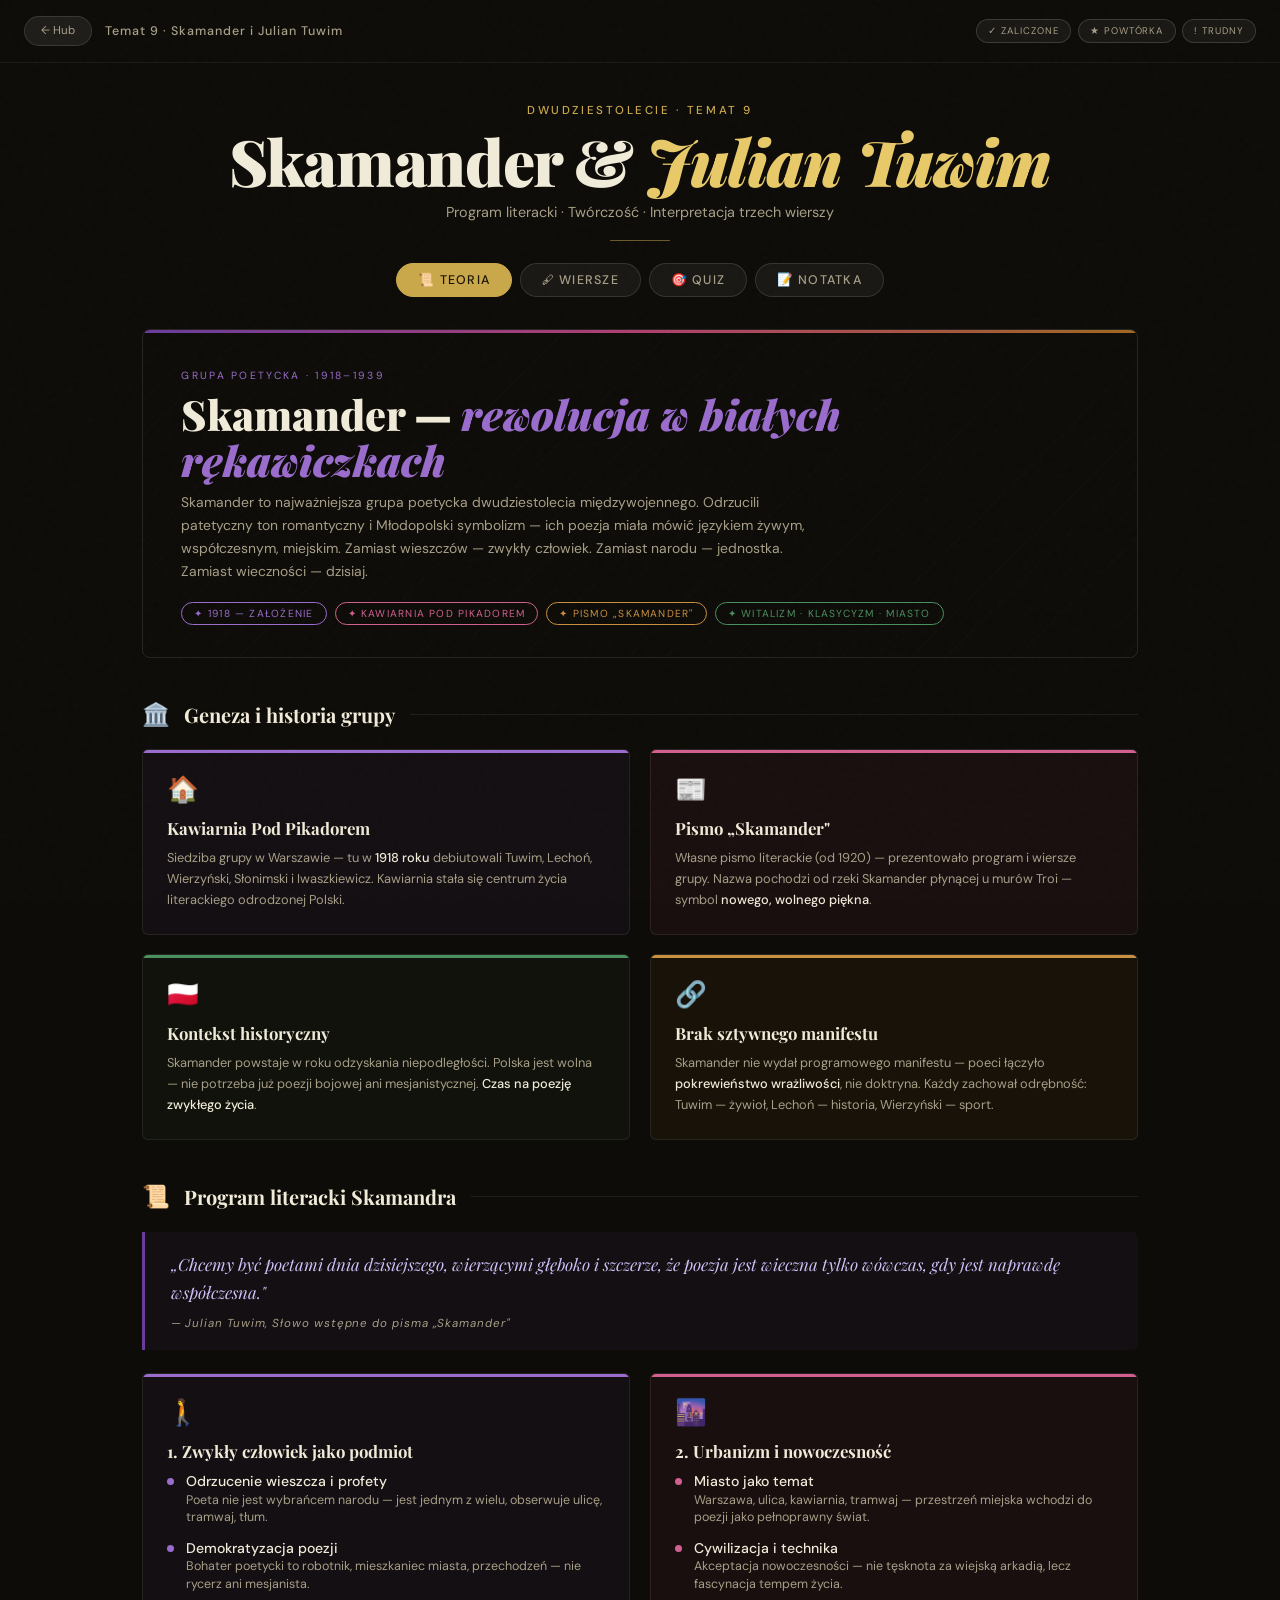
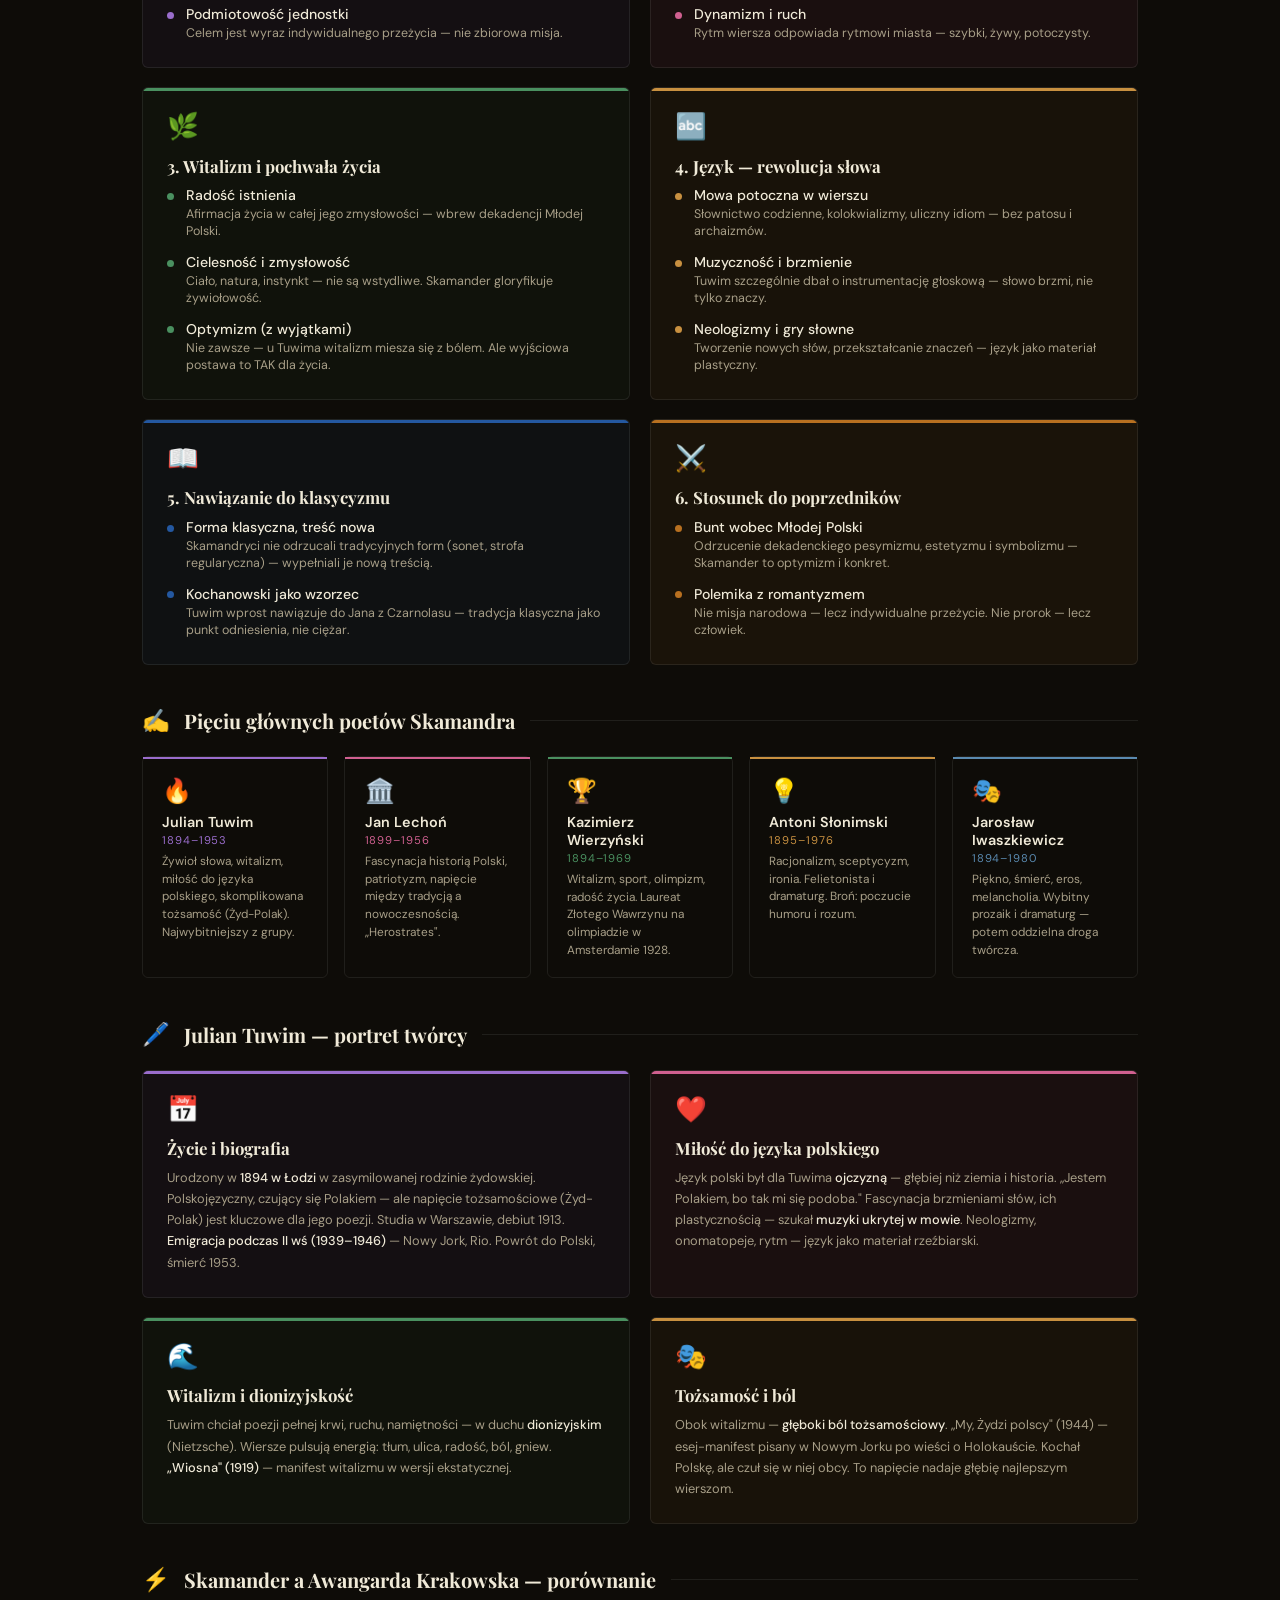
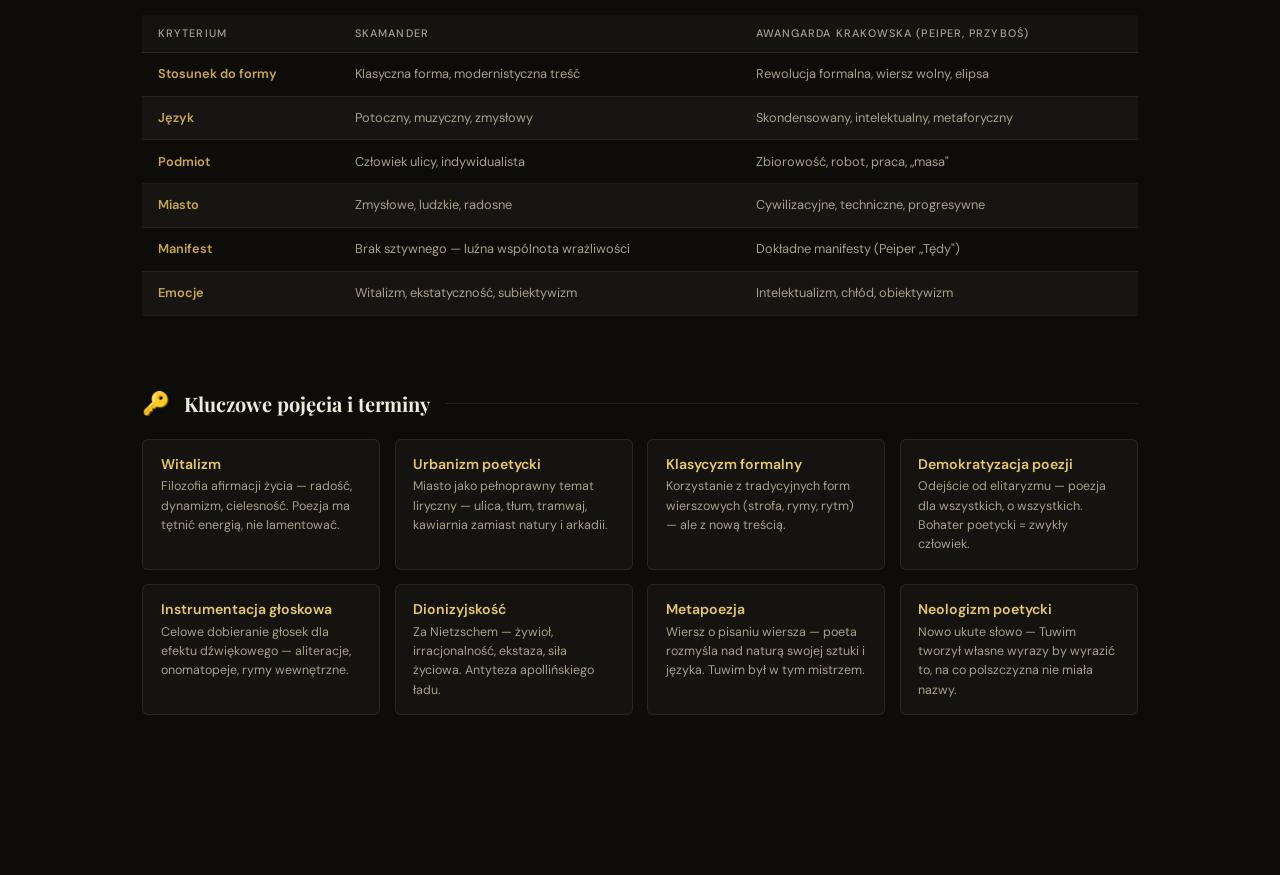
<file: temat9.html>
<!doctype html>
<html lang="pl">
  <head>
    <meta charset="UTF-8" />
    <meta name="viewport" content="width=device-width,initial-scale=1.0" />
    <title>Skamander · Julian Tuwim · Temat 9</title>
    <link
      rel="shortcut icon"
      href="assets/lucid-origin_Elegant_minimalist_logo_for_a_premium_educational_app_focused_on_literature_and_-0.jpg"
      type="image/x-icon"
    />
    <link
      href="https://fonts.googleapis.com/css2?family=Playfair+Display:ital,wght@0,400;0,700;0,900;1,400;1,700&family=DM+Sans:wght@300;400;500&display=swap"
      rel="stylesheet"
    />
    <style>
      *,
      *::before,
      *::after {
        box-sizing: border-box;
        margin: 0;
        padding: 0;
      }
      :root {
        --bg: #0e0c08;
        --ink: #f0ead8;
        --ink2: #a89f88;
        --gold: #c9a84c;
        --gold2: #e8c96a;
        --coral: #c84b2f;
        --teal: #2a7d5f;
        --amber: #b87020;
        --blue: #2458a0;
        --pink: #9c3060;
        --green: #3a6820;
        --ok: #2a7d5f;
        --err: #c84b2f;
        --sk-violet: #6a3d9c;
        --sk-violet2: #9a6dcc;
        --sk-rose: #b04070;
        --sk-rose2: #d06090;
        --sk-forest: #2a6040;
        --sk-forest2: #4a9060;
        --sk-ochre: #a06820;
        --sk-ochre2: #c89040;
      }
      body {
        background: var(--bg);
        color: var(--ink);
        font-family: "DM Sans", sans-serif;
        min-height: 100vh;
        overflow-x: hidden;
        padding-bottom: 5rem;
      }
      body::before {
        content: "";
        position: fixed;
        inset: 0;
        background-image: url("data:image/svg+xml,%3Csvg viewBox='0 0 200 200' xmlns='http://www.w3.org/2000/svg'%3E%3Cfilter id='n'%3E%3CfeTurbulence type='fractalNoise' baseFrequency='0.9' numOctaves='4' stitchTiles='stitch'/%3E%3C/filter%3E%3Crect width='100%25' height='100%25' filter='url(%23n)' opacity='0.05'/%3E%3C/svg%3E");
        opacity: 0.35;
        pointer-events: none;
        z-index: 0;
      }

      .topnav {
        position: relative;
        z-index: 10;
        display: flex;
        align-items: center;
        gap: 0.8rem;
        padding: 1rem 1.5rem;
        border-bottom: 1px solid rgba(255, 255, 255, 0.06);
      }
      .nav-back {
        background: rgba(255, 255, 255, 0.07);
        border: 1px solid rgba(255, 255, 255, 0.12);
        color: var(--ink2);
        font-family: "DM Sans", sans-serif;
        font-size: 0.72rem;
        padding: 0.4rem 1rem;
        border-radius: 100px;
        cursor: pointer;
        text-decoration: none;
        transition: all 0.15s;
      }
      .nav-back:hover { border-color: var(--gold); color: var(--gold); }
      .nav-title {
        font-size: 0.78rem;
        font-weight: 500;
        letter-spacing: 0.08em;
        color: var(--ink2);
      }
      .nav-status-wrap {
        margin-left: auto;
        display: flex;
        gap: 0.4rem;
        align-items: center;
      }
      .nav-sbtn {
        font-size: 0.6rem;
        letter-spacing: 0.1em;
        text-transform: uppercase;
        padding: 0.28rem 0.7rem;
        border-radius: 100px;
        border: 1px solid rgba(255, 255, 255, 0.15);
        background: rgba(255, 255, 255, 0.05);
        color: var(--ink2);
        cursor: pointer;
        font-family: "DM Sans", sans-serif;
        transition: all 0.15s;
      }
      .nav-sbtn:hover { border-color: rgba(255,255,255,0.3); color: var(--ink); }
      .nav-sbtn.sd { background: rgba(42,125,95,0.2); border-color: #2a7d5f; color: #6acca8; }
      .nav-sbtn.sf { background: rgba(201,168,76,0.2); border-color: #c9a84c; color: #e8c96a; }
      .nav-sbtn.sh { background: rgba(200,75,47,0.2); border-color: #c84b2f; color: #f09080; }

      header {
        position: relative;
        z-index: 1;
        text-align: center;
        padding: 2.5rem 2rem 0;
      }
      .eyebrow {
        font-size: 0.72rem;
        font-weight: 500;
        letter-spacing: 0.22em;
        text-transform: uppercase;
        color: var(--gold);
        margin-bottom: 0.7rem;
      }
      h1 {
        font-family: "Playfair Display", serif;
        font-size: clamp(1.8rem, 5vw, 4rem);
        font-weight: 900;
        line-height: 1;
        color: var(--ink);
        letter-spacing: -0.02em;
      }
      h1 span { color: var(--gold2); font-style: italic; }
      .sub { margin-top: 0.6rem; font-size: 0.9rem; color: var(--ink2); }
      .divider { width: 60px; height: 1px; background: var(--gold); margin: 1.2rem auto 0; opacity: 0.5; }

      .toggle-bar {
        position: relative;
        z-index: 10;
        display: flex;
        align-items: center;
        justify-content: center;
        gap: 0.5rem;
        padding: 1.4rem 2rem 0;
        flex-wrap: wrap;
      }
      .toggle-btn {
        background: rgba(255,255,255,0.05);
        border: 1px solid rgba(255,255,255,0.12);
        color: var(--ink2);
        font-family: "DM Sans", sans-serif;
        font-size: 0.78rem;
        font-weight: 500;
        letter-spacing: 0.1em;
        text-transform: uppercase;
        padding: 0.5rem 1.3rem;
        border-radius: 100px;
        cursor: pointer;
        transition: all 0.2s;
        display: flex;
        align-items: center;
        gap: 0.5rem;
      }
      .toggle-btn:hover { border-color: rgba(255,255,255,0.25); color: var(--ink); }
      .toggle-btn.active { background: var(--gold); border-color: var(--gold); color: #1a1400; }

      .page {
        position: relative;
        z-index: 1;
        max-width: 1060px;
        margin: 0 auto;
        padding: 2rem 2rem 3rem;
      }

      .sec-head {
        display: flex;
        align-items: center;
        gap: 0.9rem;
        margin: 2.6rem 0 1.3rem;
      }
      .sec-icon { font-size: 1.4rem; flex-shrink: 0; }
      .sec-title { font-family: "Playfair Display", serif; font-size: 1.25rem; font-weight: 700; color: var(--ink); }
      .sec-line { flex: 1; height: 1px; background: rgba(255,255,255,0.08); }

      @keyframes fadeUp {
        from { opacity: 0; transform: translateY(18px); }
        to { opacity: 1; transform: translateY(0); }
      }

      .hero-card {
        position: relative;
        border-radius: 8px;
        overflow: hidden;
        border: 1px solid rgba(255,255,255,0.1);
        padding: 2.4rem 2.4rem 2rem;
        margin-bottom: 2rem;
        animation: fadeUp 0.5s ease both;
      }
      .hero-card::before {
        content: "";
        position: absolute;
        inset: 0;
        background: repeating-linear-gradient(135deg, transparent, transparent 24px, rgba(106,61,156,0.04) 24px, rgba(106,61,156,0.04) 25px);
        pointer-events: none;
      }
      .hero-card::after {
        content: "";
        position: absolute;
        top: 0; left: 0; right: 0;
        height: 3px;
        background: linear-gradient(90deg, var(--sk-violet), var(--sk-rose), var(--sk-ochre));
      }
      .hero-eyebrow { font-size: 0.65rem; letter-spacing: 0.22em; text-transform: uppercase; color: var(--sk-violet2); margin-bottom: 0.6rem; }
      .hero-title { font-family: "Playfair Display", serif; font-size: clamp(1.5rem,3.5vw,2.6rem); font-weight: 900; line-height: 1.1; color: var(--ink); margin-bottom: 0.5rem; }
      .hero-title em { font-style: italic; color: var(--sk-violet2); }
      .hero-sub { font-size: 0.87rem; color: var(--ink2); line-height: 1.65; max-width: 640px; }
      .hero-tags { display: flex; flex-wrap: wrap; gap: 0.5rem; margin-top: 1.2rem; }
      .hero-tag { font-size: 0.64rem; letter-spacing: 0.12em; text-transform: uppercase; padding: 0.26rem 0.75rem; border-radius: 100px; border: 1px solid; }

      .grid2 { display: grid; grid-template-columns: 1fr 1fr; gap: 1.2rem; }
      .grid3 { display: grid; grid-template-columns: repeat(3,1fr); gap: 1.2rem; }
      @media (max-width: 720px) { .grid2, .grid3 { grid-template-columns: 1fr; } }
      @media (min-width: 481px) and (max-width: 720px) { .grid3 { grid-template-columns: 1fr 1fr; } }

      .nw-card {
        border-radius: 6px;
        border: 1px solid rgba(255,255,255,0.08);
        padding: 1.4rem 1.5rem 1.5rem;
        position: relative;
        overflow: hidden;
        transition: transform 0.22s, border-color 0.22s;
        animation: fadeUp 0.5s ease both;
      }
      .nw-card:hover { transform: translateY(-3px); border-color: rgba(255,255,255,0.18); }
      .nw-card::before { content: ""; position: absolute; top: 0; left: 0; right: 0; height: 3px; background: var(--na); }
      .nw-card-icon { font-size: 1.6rem; margin-bottom: 0.7rem; }
      .nw-card-title { font-family: "Playfair Display", serif; font-size: 1.05rem; font-weight: 700; color: var(--ink); margin-bottom: 0.5rem; }
      .nw-card-desc { font-size: 0.8rem; color: var(--ink2); line-height: 1.65; }
      .nw-card-desc strong { color: var(--ink); font-weight: 500; }
      .c-violet { --na: var(--sk-violet2); background: rgba(106,61,156,0.07); }
      .c-rose { --na: var(--sk-rose2); background: rgba(176,64,112,0.07); }
      .c-forest { --na: var(--sk-forest2); background: rgba(42,96,64,0.07); }
      .c-ochre { --na: var(--sk-ochre2); background: rgba(160,104,32,0.07); }
      .c-teal { --na: var(--teal); background: rgba(42,125,95,0.07); }
      .c-amber { --na: var(--amber); background: rgba(184,112,32,0.07); }
      .c-blue { --na: var(--blue); background: rgba(36,88,160,0.07); }
      .c-coral { --na: var(--coral); background: rgba(200,75,47,0.07); }

      .poets-grid { display: grid; grid-template-columns: repeat(auto-fit,minmax(160px,1fr)); gap: 1rem; margin-bottom: 2rem; }
      .poet-card { border: 1px solid rgba(255,255,255,0.08); border-radius: 6px; padding: 1.1rem 1.2rem; position: relative; animation: fadeUp 0.5s ease both; }
      .poet-card::before { content: ""; position: absolute; top: 0; left: 0; right: 0; height: 2px; background: var(--pc); }
      .poet-icon { font-size: 1.5rem; margin-bottom: 0.45rem; }
      .poet-name { font-weight: 600; font-size: 0.9rem; color: var(--ink); margin-bottom: 0.15rem; }
      .poet-sub { font-size: 0.7rem; letter-spacing: 0.08em; text-transform: uppercase; color: var(--pc); margin-bottom: 0.35rem; }
      .poet-desc { font-size: 0.74rem; color: var(--ink2); line-height: 1.5; }

      .nw-quote { margin: 0 0 1.4rem; padding: 1.2rem 1.6rem; border-left: 3px solid var(--sk-violet); background: rgba(106,61,156,0.07); border-radius: 0 6px 6px 0; }
      .nw-quote p { font-family: "Playfair Display", serif; font-size: 1.05rem; font-style: italic; color: #d0c0f8; line-height: 1.65; }
      .nw-quote cite { display: block; margin-top: 0.6rem; font-size: 0.72rem; color: var(--ink2); letter-spacing: 0.08em; }

      .poem-wrap { border: 1px solid rgba(255,255,255,0.1); border-radius: 10px; overflow: hidden; margin-bottom: 1.6rem; animation: fadeUp 0.5s ease both; }
      .poem-head { display: flex; align-items: center; justify-content: space-between; padding: 1.2rem 1.6rem; background: rgba(255,255,255,0.04); border-bottom: 1px solid rgba(255,255,255,0.07); cursor: pointer; gap: 1rem; }
      .poem-head-left { flex: 1; }
      .poem-label { font-size: 0.6rem; letter-spacing: 0.2em; text-transform: uppercase; color: var(--gold); margin-bottom: 0.3rem; }
      .poem-title { font-family: "Playfair Display", serif; font-size: 1.2rem; font-weight: 700; color: var(--ink); }
      .poem-year { font-size: 0.75rem; color: var(--ink2); }
      .poem-chevron { font-size: 1rem; color: var(--ink2); transition: transform 0.3s; flex-shrink: 0; }
      .poem-chevron.open { transform: rotate(180deg); }
      .poem-body { display: none; padding: 1.6rem; }
      .poem-body.open { display: block; }
      .poem-cols { display: grid; grid-template-columns: 1fr 1fr; gap: 1.8rem; }
      @media (max-width: 680px) { .poem-cols { grid-template-columns: 1fr; } }
      .poem-text { font-family: "Playfair Display", serif; font-size: 0.95rem; font-style: italic; line-height: 1.9; color: #d8ccb0; background: rgba(255,255,255,0.03); border: 1px solid rgba(255,255,255,0.07); border-radius: 6px; padding: 1.2rem 1.4rem; white-space: pre-line; }
      .poem-analysis { display: flex; flex-direction: column; gap: 0.9rem; }
      .pa-block { background: rgba(255,255,255,0.03); border: 1px solid rgba(255,255,255,0.07); border-radius: 6px; padding: 0.9rem 1.1rem; }
      .pa-label { font-size: 0.6rem; letter-spacing: 0.18em; text-transform: uppercase; color: var(--gold); margin-bottom: 0.4rem; }
      .pa-text { font-size: 0.8rem; color: var(--ink2); line-height: 1.65; }
      .pa-text strong { color: var(--ink); font-weight: 500; }

      table { width: 100%; border-collapse: collapse; font-size: 0.8rem; animation: fadeUp 0.5s ease both; }
      th, td { padding: 0.65rem 1rem; text-align: left; }
      th { border-bottom: 1px solid rgba(255,255,255,0.12); color: var(--ink2); font-weight: 500; font-size: 0.68rem; letter-spacing: 0.1em; text-transform: uppercase; }
      tr { border-bottom: 1px solid rgba(255,255,255,0.06); }
      tr:nth-child(even) { background: rgba(255,255,255,0.02); }
      td:first-child { font-weight: 500; color: var(--ink); }

      .cmp-table { width: 100%; border-collapse: collapse; font-size: 0.8rem; animation: fadeUp 0.5s ease both; margin-bottom: 2rem; }
      .cmp-table th { padding: 0.7rem 1rem; text-align: left; border-bottom: 1px solid rgba(255,255,255,0.12); color: var(--ink2); font-size: 0.68rem; letter-spacing: 0.1em; text-transform: uppercase; background: rgba(255,255,255,0.03); }
      .cmp-table td { padding: 0.7rem 1rem; border-bottom: 1px solid rgba(255,255,255,0.06); font-size: 0.8rem; color: var(--ink2); vertical-align: top; line-height: 1.6; }
      .cmp-table td:first-child { font-weight: 600; color: var(--gold); white-space: nowrap; }
      .cmp-table tr:nth-child(even) td { background: rgba(255,255,255,0.02); }

      .terms-grid { display: grid; grid-template-columns: repeat(auto-fill,minmax(220px,1fr)); gap: 0.9rem; margin-bottom: 2rem; }
      .term-card { border: 1px solid rgba(255,255,255,0.08); border-radius: 6px; padding: 0.9rem 1.1rem; background: rgba(255,255,255,0.03); animation: fadeUp 0.5s ease both; }
      .term-name { font-weight: 600; font-size: 0.88rem; color: var(--gold2); margin-bottom: 0.3rem; }
      .term-def { font-size: 0.78rem; color: var(--ink2); line-height: 1.55; }

      .quiz-hub-grid { display: grid; grid-template-columns: 1fr 1fr; gap: 1.2rem; margin-bottom: 1.5rem; }
      @media (max-width: 560px) { .quiz-hub-grid { grid-template-columns: 1fr; } }
      .qhub-card { background: rgba(255,255,255,0.04); border: 1px solid rgba(255,255,255,0.1); border-radius: 10px; padding: 1.4rem 1.5rem; cursor: pointer; text-align: left; transition: all 0.2s; position: relative; overflow: hidden; }
      .qhub-card::before { content: ""; position: absolute; top: 0; left: 0; right: 0; height: 3px; background: var(--qc); }
      .qhub-card:hover { border-color: var(--qc); background: rgba(255,255,255,0.07); transform: translateY(-2px); }
      .qhub-icon { font-size: 1.8rem; margin-bottom: 0.6rem; }
      .qhub-title { font-family: "Playfair Display", serif; font-size: 1.1rem; font-weight: 700; color: var(--ink); margin-bottom: 0.3rem; }
      .qhub-sub { font-size: 0.75rem; color: var(--ink2); line-height: 1.5; margin-bottom: 0.7rem; }
      .qhub-count { font-size: 0.65rem; letter-spacing: 0.15em; text-transform: uppercase; color: var(--qc); font-weight: 600; }

      .quiz-prog-bar { height: 3px; background: rgba(255,255,255,0.08); border-radius: 2px; overflow: hidden; margin-bottom: 1.5rem; }
      .quiz-prog-fill { height: 100%; background: var(--gold); border-radius: 2px; transition: width 0.4s ease; }
      .quiz-cat { display: inline-block; font-size: 0.6rem; letter-spacing: 0.18em; text-transform: uppercase; padding: 0.28rem 0.75rem; border-radius: 100px; border: 1px solid; margin-bottom: 1.1rem; }
      .quiz-card { background: rgba(255,255,255,0.03); border: 1px solid rgba(255,255,255,0.09); border-radius: 10px; padding: 2rem 2rem 1.8rem; animation: fadeUp 0.35s ease both; }
      .quiz-q-num { font-size: 0.65rem; letter-spacing: 0.18em; text-transform: uppercase; color: var(--ink2); margin-bottom: 0.7rem; }
      .quiz-q-text { font-family: "Playfair Display", serif; font-size: 1.3rem; font-weight: 700; line-height: 1.45; color: var(--ink); margin-bottom: 1.6rem; }
      .quiz-options { display: flex; flex-direction: column; gap: 0.75rem; }
      .quiz-opt { display: flex; align-items: flex-start; gap: 1rem; background: rgba(255,255,255,0.04); border: 1px solid rgba(255,255,255,0.1); border-radius: 8px; padding: 0.85rem 1.1rem; cursor: pointer; transition: all 0.18s; text-align: left; color: var(--ink); font-family: "DM Sans", sans-serif; font-size: 0.9rem; line-height: 1.4; width: 100%; }
      .quiz-opt:hover:not(.answered) { background: rgba(255,255,255,0.08); border-color: rgba(255,255,255,0.22); }
      .quiz-opt .opt-letter { font-size: 0.7rem; font-weight: 600; width: 22px; height: 22px; border-radius: 50%; display: flex; align-items: center; justify-content: center; flex-shrink: 0; margin-top: 0.05em; background: rgba(255,255,255,0.08); color: var(--ink2); transition: all 0.18s; }
      .quiz-opt.correct { background: rgba(42,125,95,0.18); border-color: var(--ok); }
      .quiz-opt.correct .opt-letter { background: var(--ok); color: #fff; }
      .quiz-opt.wrong { background: rgba(200,75,47,0.15); border-color: var(--err); }
      .quiz-opt.wrong .opt-letter { background: var(--err); color: #fff; }
      .quiz-opt.answered { cursor: default; }
      .quiz-feedback { margin-top: 1.2rem; padding: 0.9rem 1.1rem; border-radius: 8px; font-size: 0.83rem; line-height: 1.55; border: 1px solid; display: none; }
      .quiz-feedback.show { display: block; animation: fadeUp 0.25s ease; }
      .quiz-feedback.ok { background: rgba(42,125,95,0.12); border-color: rgba(42,125,95,0.4); color: #a8d9c8; }
      .quiz-feedback.bad { background: rgba(200,75,47,0.12); border-color: rgba(200,75,47,0.4); color: #f0c4b8; }
      .quiz-feedback strong { display: block; margin-bottom: 0.25rem; }
      .quiz-next-wrap { margin-top: 1.4rem; display: flex; align-items: center; justify-content: space-between; }
      .quiz-score-info { font-size: 0.78rem; color: var(--ink2); }
      .quiz-next { background: var(--gold); color: #1a1400; border: none; font-family: "DM Sans", sans-serif; font-size: 0.82rem; font-weight: 600; letter-spacing: 0.08em; text-transform: uppercase; padding: 0.65rem 1.6rem; border-radius: 100px; cursor: pointer; transition: all 0.18s; display: none; }
      .quiz-next:hover { background: var(--gold2); }
      .quiz-next.show { display: block; animation: fadeUp 0.2s ease; }
      .quiz-back-btn { background: none; border: 1px solid rgba(255,255,255,0.12); color: var(--ink2); font-family: "DM Sans", sans-serif; font-size: 0.72rem; padding: 0.5rem 1.2rem; border-radius: 100px; cursor: pointer; transition: all 0.15s; margin-bottom: 1.2rem; }
      .quiz-back-btn:hover { border-color: var(--coral); color: var(--coral); }

      .res-wrap { text-align: center; padding: 2rem 0; }
      .res-emoji { font-size: 4rem; margin-bottom: 1rem; }
      .res-title { font-family: "Playfair Display", serif; font-size: 2rem; font-weight: 900; color: var(--ink); margin-bottom: 0.5rem; }
      .res-score-box { display: inline-flex; flex-direction: column; align-items: center; background: rgba(255,255,255,0.04); border: 1px solid rgba(255,255,255,0.1); border-radius: 12px; padding: 1.8rem 3rem; margin-bottom: 1.5rem; }
      .res-big { font-family: "Playfair Display", serif; font-size: 4rem; font-weight: 900; color: var(--gold); line-height: 1; }
      .res-of { font-size: 0.8rem; color: var(--ink2); letter-spacing: 0.1em; text-transform: uppercase; margin-top: 0.4rem; }
      .res-bar-wrap { max-width: 340px; margin: 0 auto 1.5rem; height: 8px; background: rgba(255,255,255,0.08); border-radius: 4px; overflow: hidden; }
      .res-bar-fill { height: 100%; border-radius: 4px; background: var(--gold); transition: width 1s ease 0.3s; width: 0%; }
      .res-cats { display: flex; flex-wrap: wrap; justify-content: center; gap: 0.8rem; margin: 1.2rem 0; }
      .res-cat-chip { background: rgba(255,255,255,0.04); border: 1px solid rgba(255,255,255,0.1); border-radius: 8px; padding: 0.65rem 1rem; font-size: 0.78rem; }
      .res-cat-chip .rcc-name { color: var(--ink2); margin-bottom: 0.2rem; font-size: 0.65rem; letter-spacing: 0.1em; text-transform: uppercase; }
      .res-cat-chip .rcc-val { font-weight: 600; }
      .res-msg { font-size: 0.9rem; color: var(--ink2); line-height: 1.7; max-width: 480px; margin: 0 auto 1.5rem; }
      .res-restart { background: var(--gold); color: #1a1400; border: none; font-family: "DM Sans", sans-serif; font-size: 0.82rem; font-weight: 600; letter-spacing: 0.1em; text-transform: uppercase; padding: 0.75rem 2.2rem; border-radius: 100px; cursor: pointer; transition: all 0.2s; margin: 0.5rem; }
      .res-restart:hover { background: var(--gold2); transform: translateY(-2px); }
      .res-back-btn { background: none; border: 1px solid rgba(255,255,255,0.15); color: var(--ink2); font-family: "DM Sans", sans-serif; font-size: 0.82rem; padding: 0.75rem 2rem; border-radius: 100px; cursor: pointer; transition: all 0.2s; margin: 0.5rem; }
      .res-back-btn:hover { border-color: var(--ink2); color: var(--ink); }

      .streak-badge { position: fixed; top: 50%; left: 50%; transform: translate(-50%,-50%) scale(0); z-index: 999; font-size: 2.5rem; font-weight: 900; font-family: "Playfair Display", serif; color: var(--gold2); text-shadow: 0 0 30px rgba(201,168,76,0.6); pointer-events: none; transition: transform 0.25s cubic-bezier(0.34,1.56,0.64,1), opacity 0.3s; opacity: 0; }
      .streak-badge.show { transform: translate(-50%,-60%) scale(1); opacity: 1; }

      .pillar-list { list-style: none; display: flex; flex-direction: column; gap: 0.75rem; margin-top: 0.6rem; }
      .pillar-list li { display: grid; grid-template-columns: auto 1fr; gap: 0.75rem; align-items: start; }
      .pdot { width: 7px; height: 7px; border-radius: 50%; background: var(--na); margin-top: 0.42em; flex-shrink: 0; }
      .p-title { font-size: 0.88rem; font-weight: 500; color: var(--ink); line-height: 1.3; }
      .p-sub { font-size: 0.78rem; color: var(--ink2); margin-top: 0.1rem; line-height: 1.4; }

      .tab-content { display: none; }
      .tab-content.active { display: block; }

      /* ===== NOTATKA STYLES ===== */
      .nota-hero {
        position: relative;
        border-radius: 8px;
        overflow: hidden;
        border: 1px solid rgba(255,255,255,0.1);
        padding: 2rem 2.2rem 1.8rem;
        margin-bottom: 2rem;
        animation: fadeUp 0.5s ease both;
      }
      .nota-hero::after {
        content: "";
        position: absolute;
        top: 0; left: 0; right: 0;
        height: 3px;
        background: linear-gradient(90deg, var(--sk-violet), var(--gold), var(--sk-forest2));
      }
      .nota-eyebrow { font-size: 0.62rem; letter-spacing: 0.22em; text-transform: uppercase; color: var(--gold); margin-bottom: 0.5rem; }
      .nota-hero-title { font-family: "Playfair Display", serif; font-size: clamp(1.4rem,3vw,2.2rem); font-weight: 900; color: var(--ink); margin-bottom: 0.5rem; }
      .nota-hero-title em { font-style: italic; color: var(--gold2); }
      .nota-hero-sub { font-size: 0.85rem; color: var(--ink2); line-height: 1.65; max-width: 620px; }
      .nota-tags { display: flex; flex-wrap: wrap; gap: 0.4rem; margin-top: 1rem; }
      .nota-tag { font-size: 0.62rem; letter-spacing: 0.12em; text-transform: uppercase; padding: 0.22rem 0.7rem; border-radius: 100px; border: 1px solid; }

      .nota-grid { display: grid; grid-template-columns: repeat(auto-fill, minmax(220px,1fr)); gap: 1rem; margin-bottom: 1.8rem; }
      .nota-card {
        border-radius: 6px;
        border: 1px solid rgba(255,255,255,0.08);
        border-top: 2px solid var(--na, var(--gold));
        padding: 1.1rem 1.2rem 1.2rem;
        background: rgba(255,255,255,0.03);
        animation: fadeUp 0.5s ease both;
      }
      .nota-card-title { font-weight: 600; font-size: 0.9rem; color: var(--ink); margin-bottom: 0.35rem; }
      .nota-card-body { font-size: 0.78rem; color: var(--ink2); line-height: 1.6; }
      .nota-card-body strong { color: var(--ink); font-weight: 500; }

      .nota-quote { margin: 0 0 1.4rem; padding: 1.1rem 1.5rem; border-left: 3px solid var(--sk-violet); background: rgba(106,61,156,0.07); border-radius: 0 6px 6px 0; }
      .nota-quote p { font-family: "Playfair Display", serif; font-size: 1rem; font-style: italic; color: #d0c0f8; line-height: 1.65; }
      .nota-quote cite { display: block; margin-top: 0.5rem; font-size: 0.7rem; color: var(--ink2); letter-spacing: 0.08em; }

      .nota-wiersz-row {
        display: grid;
        grid-template-columns: 1fr 1fr 1fr;
        gap: 1rem;
        margin-bottom: 1.8rem;
      }
      @media (max-width: 720px) { .nota-wiersz-row { grid-template-columns: 1fr; } }
      .nota-wiersz-card {
        border: 1px solid rgba(255,255,255,0.08);
        border-radius: 8px;
        overflow: hidden;
        animation: fadeUp 0.5s ease both;
      }
      .nota-wiersz-head {
        padding: 0.8rem 1.1rem;
        border-bottom: 1px solid rgba(255,255,255,0.06);
      }
      .nota-wiersz-label { font-size: 0.58rem; letter-spacing: 0.2em; text-transform: uppercase; color: var(--gold); margin-bottom: 0.2rem; }
      .nota-wiersz-title { font-family: "Playfair Display", serif; font-size: 1rem; font-weight: 700; color: var(--ink); }
      .nota-wiersz-body { padding: 0.9rem 1.1rem; }
      .nota-wiersz-row-item { display: flex; gap: 0.5rem; margin-bottom: 0.55rem; font-size: 0.76rem; line-height: 1.5; }
      .nota-wiersz-row-item:last-child { margin-bottom: 0; }
      .nota-wiersz-dot { width: 6px; height: 6px; border-radius: 50%; flex-shrink: 0; margin-top: 0.4em; }
      .nota-wiersz-key { color: var(--gold); font-weight: 500; margin-right: 0.2rem; }
      .nota-wiersz-val { color: var(--ink2); }

      .nota-pojecia-grid { display: grid; grid-template-columns: repeat(auto-fill, minmax(200px,1fr)); gap: 0.75rem; margin-bottom: 1.8rem; }
      .nota-pojecie {
        border: 1px solid rgba(255,255,255,0.07);
        border-left: 3px solid var(--gold);
        border-radius: 0 6px 6px 0;
        padding: 0.75rem 1rem;
        background: rgba(255,255,255,0.02);
        animation: fadeUp 0.5s ease both;
      }
      .nota-pojecie-name { font-weight: 600; font-size: 0.85rem; color: var(--gold2); margin-bottom: 0.2rem; }
      .nota-pojecie-def { font-size: 0.75rem; color: var(--ink2); line-height: 1.55; }
    </style>
  </head>
  <body>
    <nav class="topnav">
      <a href="index.html" class="nav-back">← Hub</a>
      <span class="nav-title">Temat 9 · Skamander i Julian Tuwim</span>
      <div class="nav-status-wrap">
        <button class="nav-sbtn" id="nb-done" onclick="navStatus('done')">✓ Zaliczone</button>
        <button class="nav-sbtn" id="nb-focus" onclick="navStatus('focus')">★ Powtórka</button>
        <button class="nav-sbtn" id="nb-hard" onclick="navStatus('hard')">! Trudny</button>
      </div>
    </nav>

    <header>
      <p class="eyebrow">Dwudziestolecie · Temat 9</p>
      <h1>Skamander &amp; <span>Julian Tuwim</span></h1>
      <p class="sub">Program literacki · Twórczość · Interpretacja trzech wierszy</p>
      <div class="divider"></div>
    </header>

    <div class="toggle-bar">
      <button class="toggle-btn active" onclick="showTab('teoria')">📜 Teoria</button>
      <button class="toggle-btn" onclick="showTab('wiersze')">🖋 Wiersze</button>
      <button class="toggle-btn" onclick="showTab('quiz')">🎯 Quiz</button>
      <button class="toggle-btn" onclick="showTab('notatka')">📝 Notatka</button>
    </div>

    <div class="page">

      <!-- ===================== TEORIA ===================== -->
      <div id="tab-teoria" class="tab-content active">
        <div class="hero-card">
          <div class="hero-eyebrow">Grupa poetycka · 1918–1939</div>
          <div class="hero-title">Skamander — <em>rewolucja w białych rękawiczkach</em></div>
          <div class="hero-sub">Skamander to najważniejsza grupa poetycka dwudziestolecia międzywojennego. Odrzucili patetyczny ton romantyczny i Młodopolski symbolizm — ich poezja miała mówić językiem żywym, współczesnym, miejskim. Zamiast wieszczów — zwykły człowiek. Zamiast narodu — jednostka. Zamiast wieczności — dzisiaj.</div>
          <div class="hero-tags">
            <span class="hero-tag" style="color:var(--sk-violet2);border-color:var(--sk-violet2)55">✦ 1918 — założenie</span>
            <span class="hero-tag" style="color:var(--sk-rose2);border-color:var(--sk-rose2)55">✦ Kawiarnia Pod Pikadorem</span>
            <span class="hero-tag" style="color:var(--sk-ochre2);border-color:var(--sk-ochre2)55">✦ Pismo „Skamander"</span>
            <span class="hero-tag" style="color:var(--sk-forest2);border-color:var(--sk-forest2)55">✦ Witalizm · Klasycyzm · Miasto</span>
          </div>
        </div>

        <div class="sec-head"><div class="sec-icon">🏛️</div><div class="sec-title">Geneza i historia grupy</div><div class="sec-line"></div></div>
        <div class="grid2">
          <div class="nw-card c-violet" style="animation-delay:0.05s">
            <div class="nw-card-icon">🏠</div>
            <div class="nw-card-title">Kawiarnia Pod Pikadorem</div>
            <div class="nw-card-desc">Siedziba grupy w Warszawie — tu w <strong>1918 roku</strong> debiutowali Tuwim, Lechoń, Wierzyński, Słonimski i Iwaszkiewicz. Kawiarnia stała się centrum życia literackiego odrodzonej Polski.</div>
          </div>
          <div class="nw-card c-rose" style="animation-delay:0.1s">
            <div class="nw-card-icon">📰</div>
            <div class="nw-card-title">Pismo „Skamander"</div>
            <div class="nw-card-desc">Własne pismo literackie (od 1920) — prezentowało program i wiersze grupy. Nazwa pochodzi od rzeki Skamander płynącej u murów Troi — symbol <strong>nowego, wolnego piękna</strong>.</div>
          </div>
          <div class="nw-card c-forest" style="animation-delay:0.15s">
            <div class="nw-card-icon">🇵🇱</div>
            <div class="nw-card-title">Kontekst historyczny</div>
            <div class="nw-card-desc">Skamander powstaje w roku odzyskania niepodległości. Polska jest wolna — nie potrzeba już poezji bojowej ani mesjanistycznej. <strong>Czas na poezję zwykłego życia</strong>.</div>
          </div>
          <div class="nw-card c-ochre" style="animation-delay:0.2s">
            <div class="nw-card-icon">🔗</div>
            <div class="nw-card-title">Brak sztywnego manifestu</div>
            <div class="nw-card-desc">Skamander nie wydał programowego manifestu — poeci łączyło <strong>pokrewieństwo wrażliwości</strong>, nie doktryna. Każdy zachował odrębność: Tuwim — żywioł, Lechoń — historia, Wierzyński — sport.</div>
          </div>
        </div>

        <div class="sec-head"><div class="sec-icon">📜</div><div class="sec-title">Program literacki Skamandra</div><div class="sec-line"></div></div>
        <div class="nw-quote">
          <p>„Chcemy być poetami dnia dzisiejszego, wierzącymi głęboko i szczerze, że poezja jest wieczna tylko wówczas, gdy jest naprawdę współczesna."</p>
          <cite>— Julian Tuwim, Słowo wstępne do pisma „Skamander"</cite>
        </div>
        <div class="grid2">
          <div class="nw-card c-violet" style="animation-delay:0.05s">
            <div class="nw-card-icon">🚶</div>
            <div class="nw-card-title">1. Zwykły człowiek jako podmiot</div>
            <ul class="pillar-list">
              <li><div class="pdot"></div><div><div class="p-title">Odrzucenie wieszcza i profety</div><div class="p-sub">Poeta nie jest wybrańcem narodu — jest jednym z wielu, obserwuje ulicę, tramwaj, tłum.</div></div></li>
              <li><div class="pdot"></div><div><div class="p-title">Demokratyzacja poezji</div><div class="p-sub">Bohater poetycki to robotnik, mieszkaniec miasta, przechodzeń — nie rycerz ani mesjanista.</div></div></li>
              <li><div class="pdot"></div><div><div class="p-title">Podmiotowość jednostki</div><div class="p-sub">Celem jest wyraz indywidualnego przeżycia — nie zbiorowa misja.</div></div></li>
            </ul>
          </div>
          <div class="nw-card c-rose" style="animation-delay:0.1s">
            <div class="nw-card-icon">🌆</div>
            <div class="nw-card-title">2. Urbanizm i nowoczesność</div>
            <ul class="pillar-list">
              <li><div class="pdot"></div><div><div class="p-title">Miasto jako temat</div><div class="p-sub">Warszawa, ulica, kawiarnia, tramwaj — przestrzeń miejska wchodzi do poezji jako pełnoprawny świat.</div></div></li>
              <li><div class="pdot"></div><div><div class="p-title">Cywilizacja i technika</div><div class="p-sub">Akceptacja nowoczesności — nie tęsknota za wiejską arkadią, lecz fascynacja tempem życia.</div></div></li>
              <li><div class="pdot"></div><div><div class="p-title">Dynamizm i ruch</div><div class="p-sub">Rytm wiersza odpowiada rytmowi miasta — szybki, żywy, potoczysty.</div></div></li>
            </ul>
          </div>
          <div class="nw-card c-forest" style="animation-delay:0.15s">
            <div class="nw-card-icon">🌿</div>
            <div class="nw-card-title">3. Witalizm i pochwała życia</div>
            <ul class="pillar-list">
              <li><div class="pdot"></div><div><div class="p-title">Radość istnienia</div><div class="p-sub">Afirmacja życia w całej jego zmysłowości — wbrew dekadencji Młodej Polski.</div></div></li>
              <li><div class="pdot"></div><div><div class="p-title">Cielesność i zmysłowość</div><div class="p-sub">Ciało, natura, instynkt — nie są wstydliwe. Skamander gloryfikuje żywiołowość.</div></div></li>
              <li><div class="pdot"></div><div><div class="p-title">Optymizm (z wyjątkami)</div><div class="p-sub">Nie zawsze — u Tuwima witalizm miesza się z bólem. Ale wyjściowa postawa to TAK dla życia.</div></div></li>
            </ul>
          </div>
          <div class="nw-card c-ochre" style="animation-delay:0.2s">
            <div class="nw-card-icon">🔤</div>
            <div class="nw-card-title">4. Język — rewolucja słowa</div>
            <ul class="pillar-list">
              <li><div class="pdot"></div><div><div class="p-title">Mowa potoczna w wierszu</div><div class="p-sub">Słownictwo codzienne, kolokwializmy, uliczny idiom — bez patosu i archaizmów.</div></div></li>
              <li><div class="pdot"></div><div><div class="p-title">Muzyczność i brzmienie</div><div class="p-sub">Tuwim szczególnie dbał o instrumentację głoskową — słowo brzmi, nie tylko znaczy.</div></div></li>
              <li><div class="pdot"></div><div><div class="p-title">Neologizmy i gry słowne</div><div class="p-sub">Tworzenie nowych słów, przekształcanie znaczeń — język jako materiał plastyczny.</div></div></li>
            </ul>
          </div>
        </div>
        <div class="grid2" style="margin-top:1.2rem">
          <div class="nw-card c-blue" style="animation-delay:0.25s">
            <div class="nw-card-icon">📖</div>
            <div class="nw-card-title">5. Nawiązanie do klasycyzmu</div>
            <ul class="pillar-list">
              <li><div class="pdot"></div><div><div class="p-title">Forma klasyczna, treść nowa</div><div class="p-sub">Skamandryci nie odrzucali tradycyjnych form (sonet, strofa regularyczna) — wypełniali je nową treścią.</div></div></li>
              <li><div class="pdot"></div><div><div class="p-title">Kochanowski jako wzorzec</div><div class="p-sub">Tuwim wprost nawiązuje do Jana z Czarnolasu — tradycja klasyczna jako punkt odniesienia, nie ciężar.</div></div></li>
            </ul>
          </div>
          <div class="nw-card c-amber" style="animation-delay:0.3s">
            <div class="nw-card-icon">⚔️</div>
            <div class="nw-card-title">6. Stosunek do poprzedników</div>
            <ul class="pillar-list">
              <li><div class="pdot"></div><div><div class="p-title">Bunt wobec Młodej Polski</div><div class="p-sub">Odrzucenie dekadenckiego pesymizmu, estetyzmu i symbolizmu — Skamander to optymizm i konkret.</div></div></li>
              <li><div class="pdot"></div><div><div class="p-title">Polemika z romantyzmem</div><div class="p-sub">Nie misja narodowa — lecz indywidualne przeżycie. Nie prorok — lecz człowiek.</div></div></li>
            </ul>
          </div>
        </div>

        <div class="sec-head"><div class="sec-icon">✍️</div><div class="sec-title">Pięciu głównych poetów Skamandra</div><div class="sec-line"></div></div>
        <div class="poets-grid">
          <div class="poet-card" style="--pc:var(--sk-violet2);animation-delay:0.05s"><div class="poet-icon">🔥</div><div class="poet-name">Julian Tuwim</div><div class="poet-sub">1894–1953</div><div class="poet-desc">Żywioł słowa, witalizm, miłość do języka polskiego, skomplikowana tożsamość (Żyd-Polak). Najwybitniejszy z grupy.</div></div>
          <div class="poet-card" style="--pc:var(--sk-rose2);animation-delay:0.1s"><div class="poet-icon">🏛️</div><div class="poet-name">Jan Lechoń</div><div class="poet-sub">1899–1956</div><div class="poet-desc">Fascynacja historią Polski, patriotyzm, napięcie między tradycją a nowoczesnością. „Herostrates".</div></div>
          <div class="poet-card" style="--pc:var(--sk-forest2);animation-delay:0.15s"><div class="poet-icon">🏆</div><div class="poet-name">Kazimierz Wierzyński</div><div class="poet-sub">1894–1969</div><div class="poet-desc">Witalizm, sport, olimpizm, radość życia. Laureat Złotego Wawrzynu na olimpiadzie w Amsterdamie 1928.</div></div>
          <div class="poet-card" style="--pc:var(--sk-ochre2);animation-delay:0.2s"><div class="poet-icon">💡</div><div class="poet-name">Antoni Słonimski</div><div class="poet-sub">1895–1976</div><div class="poet-desc">Racjonalizm, sceptycyzm, ironia. Felietonista i dramaturg. Broń: poczucie humoru i rozum.</div></div>
          <div class="poet-card" style="--pc:#5a8ab0;animation-delay:0.25s"><div class="poet-icon">🎭</div><div class="poet-name">Jarosław Iwaszkiewicz</div><div class="poet-sub">1894–1980</div><div class="poet-desc">Piękno, śmierć, eros, melancholia. Wybitny prozaik i dramaturg — potem oddzielna droga twórcza.</div></div>
        </div>

        <div class="sec-head"><div class="sec-icon">🖊️</div><div class="sec-title">Julian Tuwim — portret twórcy</div><div class="sec-line"></div></div>
        <div class="grid2">
          <div class="nw-card c-violet" style="animation-delay:0.05s"><div class="nw-card-icon">📅</div><div class="nw-card-title">Życie i biografia</div><div class="nw-card-desc">Urodzony w <strong>1894 w Łodzi</strong> w zasymilowanej rodzinie żydowskiej. Polskojęzyczny, czujący się Polakiem — ale napięcie tożsamościowe (Żyd-Polak) jest kluczowe dla jego poezji. Studia w Warszawie, debiut 1913. <strong>Emigracja podczas II wś (1939–1946)</strong> — Nowy Jork, Rio. Powrót do Polski, śmierć 1953.</div></div>
          <div class="nw-card c-rose" style="animation-delay:0.1s"><div class="nw-card-icon">❤️</div><div class="nw-card-title">Miłość do języka polskiego</div><div class="nw-card-desc">Język polski był dla Tuwima <strong>ojczyzną</strong> — głębiej niż ziemia i historia. „Jestem Polakiem, bo tak mi się podoba." Fascynacja brzmieniami słów, ich plastycznością — szukał <strong>muzyki ukrytej w mowie</strong>. Neologizmy, onomatopeje, rytm — język jako materiał rzeźbiarski.</div></div>
          <div class="nw-card c-forest" style="animation-delay:0.15s"><div class="nw-card-icon">🌊</div><div class="nw-card-title">Witalizm i dionizyjskość</div><div class="nw-card-desc">Tuwim chciał poezji pełnej krwi, ruchu, namiętności — w duchu <strong>dionizyjskim</strong> (Nietzsche). Wiersze pulsują energią: tłum, ulica, radość, ból, gniew. <strong>„Wiosna" (1919)</strong> — manifest witalizmu w wersji ekstatycznej.</div></div>
          <div class="nw-card c-ochre" style="animation-delay:0.2s"><div class="nw-card-icon">🎭</div><div class="nw-card-title">Tożsamość i ból</div><div class="nw-card-desc">Obok witalizmu — <strong>głęboki ból tożsamościowy</strong>. „My, Żydzi polscy" (1944) — esej-manifest pisany w Nowym Jorku po wieści o Holokauście. Kochał Polskę, ale czuł się w niej obcy. To napięcie nadaje głębię najlepszym wierszom.</div></div>
        </div>

        <div class="sec-head"><div class="sec-icon">⚡</div><div class="sec-title">Skamander a Awangarda Krakowska — porównanie</div><div class="sec-line"></div></div>
        <div style="overflow-x:auto;margin-bottom:2rem">
          <table class="cmp-table">
            <thead><tr><th>Kryterium</th><th>Skamander</th><th>Awangarda Krakowska (Peiper, Przyboś)</th></tr></thead>
            <tbody>
              <tr><td>Stosunek do formy</td><td>Klasyczna forma, modernistyczna treść</td><td>Rewolucja formalna, wiersz wolny, elipsa</td></tr>
              <tr><td>Język</td><td>Potoczny, muzyczny, zmysłowy</td><td>Skondensowany, intelektualny, metaforyczny</td></tr>
              <tr><td>Podmiot</td><td>Człowiek ulicy, indywidualista</td><td>Zbiorowość, robot, praca, „masa"</td></tr>
              <tr><td>Miasto</td><td>Zmysłowe, ludzkie, radosne</td><td>Cywilizacyjne, techniczne, progresywne</td></tr>
              <tr><td>Manifest</td><td>Brak sztywnego — luźna wspólnota wrażliwości</td><td>Dokładne manifesty (Peiper „Tędy")</td></tr>
              <tr><td>Emocje</td><td>Witalizm, ekstatyczność, subiektywizm</td><td>Intelektualizm, chłód, obiektywizm</td></tr>
            </tbody>
          </table>
        </div>

        <div class="sec-head"><div class="sec-icon">🔑</div><div class="sec-title">Kluczowe pojęcia i terminy</div><div class="sec-line"></div></div>
        <div class="terms-grid">
          <div class="term-card" style="animation-delay:0.05s"><div class="term-name">Witalizm</div><div class="term-def">Filozofia afirmacji życia — radość, dynamizm, cielesność. Poezja ma tętnić energią, nie lamentować.</div></div>
          <div class="term-card" style="animation-delay:0.1s"><div class="term-name">Urbanizm poetycki</div><div class="term-def">Miasto jako pełnoprawny temat liryczny — ulica, tłum, tramwaj, kawiarnia zamiast natury i arkadii.</div></div>
          <div class="term-card" style="animation-delay:0.15s"><div class="term-name">Klasycyzm formalny</div><div class="term-def">Korzystanie z tradycyjnych form wierszowych (strofa, rymy, rytm) — ale z nową treścią.</div></div>
          <div class="term-card" style="animation-delay:0.2s"><div class="term-name">Demokratyzacja poezji</div><div class="term-def">Odejście od elitaryzmu — poezja dla wszystkich, o wszystkich. Bohater poetycki = zwykły człowiek.</div></div>
          <div class="term-card" style="animation-delay:0.25s"><div class="term-name">Instrumentacja głoskowa</div><div class="term-def">Celowe dobieranie głosek dla efektu dźwiękowego — aliteracje, onomatopeje, rymy wewnętrzne.</div></div>
          <div class="term-card" style="animation-delay:0.3s"><div class="term-name">Dionizyjskość</div><div class="term-def">Za Nietzschem — żywioł, irracjonalność, ekstaza, siła życiowa. Antyteza apollińskiego ładu.</div></div>
          <div class="term-card" style="animation-delay:0.35s"><div class="term-name">Metapoezja</div><div class="term-def">Wiersz o pisaniu wiersza — poeta rozmyśla nad naturą swojej sztuki i języka. Tuwim był w tym mistrzem.</div></div>
          <div class="term-card" style="animation-delay:0.4s"><div class="term-name">Neologizm poetycki</div><div class="term-def">Nowo ukute słowo — Tuwim tworzył własne wyrazy by wyrazić to, na co polszczyzna nie miała nazwy.</div></div>
        </div>
      </div>
      <!-- end teoria -->

      <!-- ===================== WIERSZE ===================== -->
      <div id="tab-wiersze" class="tab-content">
        <div class="sec-head" style="margin-top:1rem"><div class="sec-icon">🖋</div><div class="sec-title">Interpretacja trzech wierszy Tuwima</div><div class="sec-line"></div></div>
        <p style="font-size:0.85rem;color:var(--ink2);line-height:1.7;margin-bottom:1.8rem">Kliknij tytuł wiersza, aby rozwinąć pełną analizę. Każdy wiersz to inny wymiar Tuwimowskiej poetyki.</p>

        <div class="poem-wrap">
          <div class="poem-head" onclick="togglePoem('p1')">
            <div class="poem-head-left"><div class="poem-label">Wiersz 1 · Manifest poetycki</div><div class="poem-title">„Do krytyków"</div><div class="poem-year">1918 · z tomu <em>Czyhanie na Boga</em></div></div>
            <div class="poem-chevron" id="chev-p1">▼</div>
          </div>
          <div class="poem-body" id="body-p1">
            <div class="poem-cols">
              <div>
                <div class="poem-text">Nie mam nic do gadania z wami, Mądrzy, porządni krytycy! Wy — z przeszklanemi słowami, Ja — z ulicą i tłumicą. Wy z przepysznym mistrzostwem Nad słowami się pastwiąc — Ja, zwariowany hostem Przy karczmie życia wrzastem. Biorę słowa jak chmury, Jak wiatry nierozpędzone, Jak wzburzone struny, Jak krew rozognioną. I słowa mi rwą żyły, I słowa mnie unoszą — Skąd ta przeklęta siła? Idę, bo muszę, bo proszą. (fragment / rekonstrukcja dla celów edukacyjnych)</div>
                <p style="font-size:0.7rem;color:var(--ink2);margin-top:0.8rem;font-style:italic">* Tekst przytoczony w celach edukacyjnych w formie skróconej.</p>
              </div>
              <div class="poem-analysis">
                <div class="pa-block"><div class="pa-label">🎯 Temat i sytuacja liryczna</div><div class="pa-text">Podmiot liryczny — <strong>sam poeta</strong> — zwraca się wprost do krytyków literackich. Kontrast: wy (krytycy, porządek, intelekt) vs. ja (ulica, żywioł, instynkt). Wiersz jest <strong>manifestem poetyckim</strong>.</div></div>
                <div class="pa-block"><div class="pa-label">⚡ Główna opozycja</div><div class="pa-text"><strong>Krytycy</strong> = „przeszklane słowa" (zimne, intelektualizm) vs. <strong>Poeta</strong> = ulica, tłum, krzyk, krew, wicher. Tuwim afirmuje żywioł nad akademicką kontrolą.</div></div>
                <div class="pa-block"><div class="pa-label">🔊 Środki stylistyczne</div><div class="pa-text"><strong>Apostrofa</strong> — zwrot do krytyków.<br><strong>Enumeracja</strong> — metafory żywiołu (chmury, wiatry, krew).<br><strong>Anafora</strong> — „Jak..." buduje napięcie.<br><strong>Potoczność</strong> — celowy kolokwializm.</div></div>
                <div class="pa-block"><div class="pa-label">💡 Wniosek</div><div class="pa-text"><strong>Świadome odcięcie się od poezji elitarnej.</strong> Słowo jest siłą fizyczną, nie intelektualnym konstruktem.</div></div>
              </div>
            </div>
          </div>
        </div>

        <div class="poem-wrap">
          <div class="poem-head" onclick="togglePoem('p2')">
            <div class="poem-head-left"><div class="poem-label">Wiersz 2 · Metapoezja · Muzyczność języka</div><div class="poem-title">„Słowisień"</div><div class="poem-year">1936 · z tomu <em>Treść gorejąca</em></div></div>
            <div class="poem-chevron" id="chev-p2">▼</div>
          </div>
          <div class="poem-body" id="body-p2">
            <div class="poem-cols">
              <div>
                <div class="poem-text">W lipcu, w ciepłym, gęstym lipcu, Który mi przez usta idzie, Ciemnoniebieskim lipcu Pełnym bzu i bzyczenia — Kiedy słowik w kwitnącej wiśni Słowieni, słowieje, słowiśni, I słowem i snem i wiśnią Słowi, wieszcząc, słowiśni — Hen! hen! O śpiewny ptaku! Tyś mi jest słowem i śpiewem, Tyś mi jest pieśnią i ptakiem, Tyś wiśnią i słowem, i drzewem! (fragment / rekonstrukcja dla celów edukacyjnych)</div>
                <p style="font-size:0.7rem;color:var(--ink2);margin-top:0.8rem;font-style:italic">* Tekst w formie skróconej dla celów edukacyjnych.</p>
              </div>
              <div class="poem-analysis">
                <div class="pa-block"><div class="pa-label">📝 Neologizm w tytule</div><div class="pa-text"><strong>„Słowisień"</strong> — zlepek: <em>słowik</em> + <em>pieśń</em>. Tuwim tworzy słowo-twór, który sam jest muzyczny. <strong>Tytuł jest poetyckim eksperymentem.</strong></div></div>
                <div class="pa-block"><div class="pa-label">🎵 Muzyczność</div><div class="pa-text"><strong>Paronomazja</strong>: słowik → słowić → słowień → słowieje → słowo — łańcuch dźwiękowy.<br><strong>Aliteracja</strong> — nawroty „sl-", „sw-" imitują śpiew ptaka.<br><strong>Onomatopeja</strong> — „bzyczenie".</div></div>
                <div class="pa-block"><div class="pa-label">🔄 Metapoetycki wymiar</div><div class="pa-text">Wiersz jest <strong>o pisaniu wiersza</strong> — słowik=poeta, śpiew=poezja. Granice między naturą a językiem zacierają się.</div></div>
                <div class="pa-block"><div class="pa-label">💡 Wniosek</div><div class="pa-text">Wiersz nie opowiada — <strong>ON SAM JEST muzycznym przeżyciem języka.</strong> Metapoezja w czystej postaci.</div></div>
              </div>
            </div>
          </div>
        </div>

        <div class="poem-wrap">
          <div class="poem-head" onclick="togglePoem('p3')">
            <div class="poem-head-left"><div class="poem-label">Wiersz 3 · Dialog z tradycją · Tożsamość poety</div><div class="poem-title">„Rzecz czarnoleska"</div><div class="poem-year">1929 · z tomu <em>Rzecz czarnoleska</em></div></div>
            <div class="poem-chevron" id="chev-p3">▼</div>
          </div>
          <div class="poem-body" id="body-p3">
            <div class="poem-cols">
              <div>
                <div class="poem-text">Jest rzecz w mowie polskiej, Prastara, nieśmiertelna, Najpiękniejsza i wolska, I wolna, i wieczna: Jest: ogień, wiatr i żywioł, Jest: krew, jest serce, łono, Jest pieśnią od prapocząt, Tak tkliwa, tak zraniona. O polskie słowo! Miłość Moja, strumień, korona — Z kochanowskiego lasu Wzięta i do mnie wrócona. (fragment / rekonstrukcja dla celów edukacyjnych)</div>
                <p style="font-size:0.7rem;color:var(--ink2);margin-top:0.8rem;font-style:italic">* Tekst w formie skróconej dla celów edukacyjnych.</p>
              </div>
              <div class="poem-analysis">
                <div class="pa-block"><div class="pa-label">📚 Nawiązanie do Kochanowskiego</div><div class="pa-text"><strong>Czarnolas</strong> — wieś Jana Kochanowskiego, symbol klasycznej polszczyzny. Tuwim deklaruje: jestem dziedzicem tej tradycji. <strong>Afirmacja tradycji — nie bunt.</strong></div></div>
                <div class="pa-block"><div class="pa-label">🇵🇱 Język jako ojczyzna</div><div class="pa-text"><strong>Język polski = prawdziwa ojczyzna Tuwima.</strong> Nie ziemia, nie krew — ale słowo. Dla Żyda-Polaka to jedyna ojczyzna, którą wybrał sercem.</div></div>
                <div class="pa-block"><div class="pa-label">⚡ Żywioł i klasycyzm razem</div><div class="pa-text">Łączy <strong>witalistyczny żywioł</strong> (ogień, wiatr, krew) z <strong>klasyczną formą stroficzną</strong>. Synteza programu Skamandra.</div></div>
                <div class="pa-block"><div class="pa-label">💡 Wniosek</div><div class="pa-text"><strong>Najgłębsze wyznanie wiary Tuwima.</strong> Przynależność do polszczyzny przez miłość, nie przez urodzenie.</div></div>
              </div>
            </div>
          </div>
        </div>

        <div class="sec-head"><div class="sec-icon">🔍</div><div class="sec-title">Zestawienie — trzy wymiary Tuwima</div><div class="sec-line"></div></div>
        <div style="overflow-x:auto;margin-bottom:2rem">
          <table class="cmp-table">
            <thead><tr><th>Kryterium</th><th>„Do krytyków"</th><th>„Słowisień"</th><th>„Rzecz czarnoleska"</th></tr></thead>
            <tbody>
              <tr><td>Temat główny</td><td>Bunt wobec krytyki, manifest poetycki</td><td>Muzyczność języka, metapoezja</td><td>Miłość do języka polskiego, dialog z tradycją</td></tr>
              <tr><td>Ton</td><td>Buntowniczy, energiczny, polemiczny</td><td>Zabawowy, muzyczny, ekstatyczny</td><td>Wyznaniowy, czuły, podniosły</td></tr>
              <tr><td>Kluczowy środek</td><td>Apostrofa, kontrast, enumeracja</td><td>Paronomazja, neologizm, onomatopeja</td><td>Apostrofa, metafora, nawiązanie intertekstualne</td></tr>
              <tr><td>Związek ze Skamandrem</td><td>Demokratyzacja, witalizm, bunt wobec estetyzmu</td><td>Rewolucja językowa, muzyczność</td><td>Klasycyzm + żywioł, tożsamość poety</td></tr>
              <tr><td>Wymiar autobiograficzny</td><td>Niski</td><td>Średni (poeta=słowik)</td><td>Wysoki (Żyd-Polak, język jako ojczyzna)</td></tr>
            </tbody>
          </table>
        </div>
      </div>
      <!-- end wiersze -->

      <!-- ===================== QUIZ ===================== -->
      <div id="tab-quiz" class="tab-content">
        <div id="quiz-hub">
          <div class="sec-head" style="margin-top:1rem"><div class="sec-icon">🎯</div><div class="sec-title">Quiz — Skamander i Tuwim</div><div class="sec-line"></div></div>
          <div class="quiz-hub-grid">
            <div class="qhub-card" style="--qc:var(--sk-violet2)" onclick="launchQuiz('skamander')"><div class="qhub-icon">🏛️</div><div class="qhub-title">Program Skamandra</div><div class="qhub-sub">Geneza grupy, program literacki, poeci, pojęcia kluczowe, porównania.</div><div class="qhub-count" id="hub-score-skamander">— pytań</div></div>
            <div class="qhub-card" style="--qc:var(--sk-rose2)" onclick="launchQuiz('wiersze_t')"><div class="qhub-icon">🖋</div><div class="qhub-title">Interpretacja wierszy</div><div class="qhub-sub">„Do krytyków", „Słowisień", „Rzecz czarnoleska" — analiza i środki stylistyczne.</div><div class="qhub-count" id="hub-score-wiersze_t">— pytań</div></div>
            <div class="qhub-card" style="--qc:var(--gold);grid-column:1/-1" onclick="launchQuiz('all_t9')"><div class="qhub-icon">⭐</div><div class="qhub-title">MEGA QUIZ — Cały Temat 9</div><div class="qhub-sub">Wszystkie pytania o Skamandrze i Tuwimie w jednym losowanym zestawie.</div><div class="qhub-count" id="hub-score-all_t9">— pytań</div></div>
          </div>
        </div>
        <div id="quiz-active" style="display:none">
          <button class="quiz-back-btn" onclick="backToHub()">← Wróć do wyboru</button>
          <div class="quiz-prog-bar"><div class="quiz-prog-fill" id="qa-fill" style="width:0%"></div></div>
          <div style="display:flex;justify-content:space-between;align-items:center;margin-bottom:1rem">
            <div style="font-size:0.7rem;letter-spacing:0.15em;text-transform:uppercase;color:var(--ink2)" id="qa-label"></div>
            <div style="font-size:0.78rem;color:var(--gold);font-weight:600" id="qa-score">Punkty: 0</div>
          </div>
          <div class="quiz-card">
            <div class="quiz-q-num" id="qa-num"></div>
            <div class="quiz-cat" id="qa-cat"></div>
            <div class="quiz-q-text" id="qa-text"></div>
            <div class="quiz-options" id="qa-opts"></div>
            <div class="quiz-feedback" id="qa-feedback"></div>
            <div class="quiz-next-wrap"><div></div><button class="quiz-next" id="qa-next" onclick="nextQA()">Następne →</button></div>
          </div>
        </div>
        <div id="quiz-result-screen" style="display:none">
          <div class="res-wrap">
            <div class="res-emoji" id="qr-emoji"></div>
            <div class="res-title" id="qr-title"></div>
            <div class="res-score-box"><div class="res-big" id="qr-big"></div><div class="res-of" id="qr-of"></div></div>
            <div class="res-bar-wrap"><div class="res-bar-fill" id="qr-bar"></div></div>
            <div class="res-msg" id="qr-msg"></div>
            <div class="res-cats" id="qr-cats"></div>
            <br>
            <button class="res-restart" onclick="replayQuiz()">🔄 Spróbuj ponownie</button>
            <button class="res-back-btn" onclick="backToHub()">← Zmień tryb</button>
          </div>
        </div>
      </div>
      <!-- end quiz -->

      <!-- ===================== NOTATKA ===================== -->
      <div id="tab-notatka" class="tab-content">

        <div class="nota-hero">
          <div class="nota-eyebrow">Temat 9 · Notatka podsumowująca</div>
          <div class="nota-hero-title">Skamander &amp; <em>Julian Tuwim</em> — najważniejsze informacje</div>
          <div class="nota-hero-sub">Skamander — najważniejsza grupa poetycka dwudziestolecia. Debiut 1918, Warszawa, kawiarnia Pod Pikadorem. Nazwa od rzeki u murów Troi — symbol nowego, wolnego piękna. Brak sztywnego manifestu — łączyło ich pokrewieństwo wrażliwości, nie doktryna.</div>
          <div class="nota-tags">
            <span class="nota-tag" style="color:var(--sk-violet2);border-color:var(--sk-violet2)55">1918 — kawiarnia Pod Pikadorem</span>
            <span class="nota-tag" style="color:var(--sk-rose2);border-color:var(--sk-rose2)55">pismo „Skamander" od 1920</span>
            <span class="nota-tag" style="color:var(--gold);border-color:var(--gold)55">brak sztywnego manifestu</span>
            <span class="nota-tag" style="color:var(--sk-forest2);border-color:var(--sk-forest2)55">witalizm · urbanizm · klasycyzm</span>
          </div>
        </div>

        <div class="nota-quote">
          <p>„Chcemy być poetami dnia dzisiejszego, wierzącymi głęboko i szczerze, że poezja jest wieczna tylko wówczas, gdy jest naprawdę współczesna."</p>
          <cite>— Julian Tuwim, Słowo wstępne do pisma „Skamander"</cite>
        </div>

        <div class="sec-head"><div class="sec-icon">📜</div><div class="sec-title">Program literacki — 6 filarów</div><div class="sec-line"></div></div>
        <div class="nota-grid">
          <div class="nota-card" style="--na:var(--sk-violet2);animation-delay:0.05s">
            <div class="nota-card-title">🚶 Zwykły człowiek</div>
            <div class="nota-card-body">Odrzucenie wieszcza i profety. Bohater = <strong>robotnik, przechodzeń</strong>. Demokratyzacja — poezja dla wszystkich, o wszystkich.</div>
          </div>
          <div class="nota-card" style="--na:var(--sk-rose2);animation-delay:0.1s">
            <div class="nota-card-title">🌆 Urbanizm</div>
            <div class="nota-card-body">Miasto pełnoprawnym tematem — <strong>ulica, tramwaj, kawiarnia, tłum</strong>. Rytm wiersza = rytm miasta.</div>
          </div>
          <div class="nota-card" style="--na:var(--sk-forest2);animation-delay:0.15s">
            <div class="nota-card-title">🌿 Witalizm</div>
            <div class="nota-card-body">Afirmacja życia — <strong>radość, cielesność, dynamizm</strong>. Bunt wobec dekadenckiego pesymizmu Młodej Polski.</div>
          </div>
          <div class="nota-card" style="--na:var(--sk-ochre2);animation-delay:0.2s">
            <div class="nota-card-title">🔤 Rewolucja języka</div>
            <div class="nota-card-body"><strong>Mowa potoczna</strong> w wierszu. Muzyczność, instrumentacja głoskowa, neologizmy, gry słowne — język jako materiał.</div>
          </div>
          <div class="nota-card" style="--na:var(--blue);animation-delay:0.25s">
            <div class="nota-card-title">📖 Klasycyzm formalny</div>
            <div class="nota-card-body">Tradycyjna forma (strofa, rymy) + <strong>nowa treść</strong>. Kochanowski jako wzorzec — tradycja, nie ciężar.</div>
          </div>
          <div class="nota-card" style="--na:var(--amber);animation-delay:0.3s">
            <div class="nota-card-title">⚔️ Bunt wobec poprzedników</div>
            <div class="nota-card-body">Nie Młodopolski symbolizm, nie romantyczna misja narodowa. <strong>Indywidualne przeżycie</strong> zamiast zbiorowej misji.</div>
          </div>
        </div>

        <div class="sec-head"><div class="sec-icon">✍️</div><div class="sec-title">Pięciu poetów — najważniejsze cechy</div><div class="sec-line"></div></div>
        <div style="overflow-x:auto;margin-bottom:1.8rem">
          <table class="cmp-table">
            <thead><tr><th>Poeta</th><th>Lata</th><th>Cechy charakterystyczne</th></tr></thead>
            <tbody>
              <tr><td>🔥 Julian Tuwim</td><td>1894–1953</td><td>Żywioł słowa, witalizm, miłość do języka polskiego, tożsamość Żyd-Polak. Najwybitniejszy z grupy.</td></tr>
              <tr><td>🏛️ Jan Lechoń</td><td>1899–1956</td><td>Historia Polski, patriotyzm, napięcie tradycja vs. nowoczesność. Debiut: „Herostrates".</td></tr>
              <tr><td>🏆 Kazimierz Wierzyński</td><td>1894–1969</td><td>Witalizm, sport, olimpizm. Złoty medal olimpijski w Amsterdamie 1928 za „Laur olimpijski".</td></tr>
              <tr><td>💡 Antoni Słonimski</td><td>1895–1976</td><td>Racjonalizm, sceptycyzm, ironia. Felietonista i dramaturg.</td></tr>
              <tr><td>🎭 Jarosław Iwaszkiewicz</td><td>1894–1980</td><td>Piękno, śmierć, eros, melancholia. Potem oddzielna droga — wybitny prozaik.</td></tr>
            </tbody>
          </table>
        </div>

        <div class="sec-head"><div class="sec-icon">🖊️</div><div class="sec-title">Julian Tuwim — portret w skrócie</div><div class="sec-line"></div></div>
        <div class="nota-grid">
          <div class="nota-card" style="--na:var(--sk-violet2);animation-delay:0.05s">
            <div class="nota-card-title">📅 Biografia</div>
            <div class="nota-card-body"><strong>1894 Łódź</strong> — zasymilowana rodzina żydowska. Debiut 1913 w Warszawie. Emigracja II wś (1939–1946) — Nowy Jork, Rio. Powrót, śmierć <strong>1953</strong>.</div>
          </div>
          <div class="nota-card" style="--na:var(--sk-rose2);animation-delay:0.1s">
            <div class="nota-card-title">❤️ Język jako ojczyzna</div>
            <div class="nota-card-body">Polszczyzna = <strong>głębsza ojczyzna niż ziemia</strong>. „Jestem Polakiem, bo tak mi się podoba." Muzyka ukryta w mowie — słowo jako materiał rzeźbiarski.</div>
          </div>
          <div class="nota-card" style="--na:var(--sk-forest2);animation-delay:0.15s">
            <div class="nota-card-title">🌊 Dionizyjskość</div>
            <div class="nota-card-body">Poezja pełna krwi i ruchu — duch <strong>dionizyjski</strong> (Nietzsche). Wiersze pulsują energią tłumu, ulicy, gniewu i radości.</div>
          </div>
          <div class="nota-card" style="--na:var(--sk-ochre2);animation-delay:0.2s">
            <div class="nota-card-title">🎭 Tożsamość Żyd-Polak</div>
            <div class="nota-card-body">Kluczowe napięcie — Polak przez wybór, nie krew. „My, Żydzi polscy" (1944) — esej po Holokauście. <strong>Ból i miłość jednocześnie.</strong></div>
          </div>
        </div>

        <div class="sec-head"><div class="sec-icon">🖋</div><div class="sec-title">Trzy wiersze — tabela porównawcza</div><div class="sec-line"></div></div>
        <div class="nota-wiersz-row">
          <div class="nota-wiersz-card" style="animation-delay:0.05s">
            <div class="nota-wiersz-head" style="background:rgba(176,64,112,0.12)">
              <div class="nota-wiersz-label">Wiersz 1 · 1918</div>
              <div class="nota-wiersz-title">„Do krytyków"</div>
            </div>
            <div class="nota-wiersz-body">
              <div class="nota-wiersz-row-item"><div class="nota-wiersz-dot" style="background:var(--sk-rose2)"></div><div><span class="nota-wiersz-key">Temat:</span><span class="nota-wiersz-val">Bunt wobec krytyki, manifest poetycki</span></div></div>
              <div class="nota-wiersz-row-item"><div class="nota-wiersz-dot" style="background:var(--sk-rose2)"></div><div><span class="nota-wiersz-key">Ton:</span><span class="nota-wiersz-val">Buntowniczy, polemiczny, energiczny</span></div></div>
              <div class="nota-wiersz-row-item"><div class="nota-wiersz-dot" style="background:var(--sk-rose2)"></div><div><span class="nota-wiersz-key">Środki:</span><span class="nota-wiersz-val">Apostrofa, enumeracja, anafora „Jak…"</span></div></div>
              <div class="nota-wiersz-row-item"><div class="nota-wiersz-dot" style="background:var(--sk-rose2)"></div><div><span class="nota-wiersz-key">Opozycja:</span><span class="nota-wiersz-val">„Przeszklane słowa" vs. ulica i krew</span></div></div>
              <div class="nota-wiersz-row-item"><div class="nota-wiersz-dot" style="background:var(--sk-rose2)"></div><div><span class="nota-wiersz-key">Skamander:</span><span class="nota-wiersz-val">Demokratyzacja, witalizm, bunt wobec estetyzmu</span></div></div>
            </div>
          </div>
          <div class="nota-wiersz-card" style="animation-delay:0.1s">
            <div class="nota-wiersz-head" style="background:rgba(106,61,156,0.12)">
              <div class="nota-wiersz-label">Wiersz 2 · 1936</div>
              <div class="nota-wiersz-title">„Słowisień"</div>
            </div>
            <div class="nota-wiersz-body">
              <div class="nota-wiersz-row-item"><div class="nota-wiersz-dot" style="background:var(--sk-violet2)"></div><div><span class="nota-wiersz-key">Temat:</span><span class="nota-wiersz-val">Muzyczność języka, metapoezja</span></div></div>
              <div class="nota-wiersz-row-item"><div class="nota-wiersz-dot" style="background:var(--sk-violet2)"></div><div><span class="nota-wiersz-key">Ton:</span><span class="nota-wiersz-val">Zabawowy, ekstatyczny, muzyczny</span></div></div>
              <div class="nota-wiersz-row-item"><div class="nota-wiersz-dot" style="background:var(--sk-violet2)"></div><div><span class="nota-wiersz-key">Środki:</span><span class="nota-wiersz-val">Paronomazja, neologizm, onomatopeja</span></div></div>
              <div class="nota-wiersz-row-item"><div class="nota-wiersz-dot" style="background:var(--sk-violet2)"></div><div><span class="nota-wiersz-key">Symbol:</span><span class="nota-wiersz-val">Słowik = poeta, śpiew = akt tworzenia</span></div></div>
              <div class="nota-wiersz-row-item"><div class="nota-wiersz-dot" style="background:var(--sk-violet2)"></div><div><span class="nota-wiersz-key">Skamander:</span><span class="nota-wiersz-val">Rewolucja językowa, muzyczność</span></div></div>
            </div>
          </div>
          <div class="nota-wiersz-card" style="animation-delay:0.15s">
            <div class="nota-wiersz-head" style="background:rgba(42,96,64,0.12)">
              <div class="nota-wiersz-label">Wiersz 3 · 1929</div>
              <div class="nota-wiersz-title">„Rzecz czarnoleska"</div>
            </div>
            <div class="nota-wiersz-body">
              <div class="nota-wiersz-row-item"><div class="nota-wiersz-dot" style="background:var(--sk-forest2)"></div><div><span class="nota-wiersz-key">Temat:</span><span class="nota-wiersz-val">Miłość do języka, dialog z tradycją</span></div></div>
              <div class="nota-wiersz-row-item"><div class="nota-wiersz-dot" style="background:var(--sk-forest2)"></div><div><span class="nota-wiersz-key">Ton:</span><span class="nota-wiersz-val">Wyznaniowy, czuły, podniosły</span></div></div>
              <div class="nota-wiersz-row-item"><div class="nota-wiersz-dot" style="background:var(--sk-forest2)"></div><div><span class="nota-wiersz-key">Środki:</span><span class="nota-wiersz-val">Apostrofa, metafora, nawiązanie intertekstualne</span></div></div>
              <div class="nota-wiersz-row-item"><div class="nota-wiersz-dot" style="background:var(--sk-forest2)"></div><div><span class="nota-wiersz-key">Tradycja:</span><span class="nota-wiersz-val">Czarnolas = Kochanowski = polska klasyka</span></div></div>
              <div class="nota-wiersz-row-item"><div class="nota-wiersz-dot" style="background:var(--sk-forest2)"></div><div><span class="nota-wiersz-key">Skamander:</span><span class="nota-wiersz-val">Klasycyzm + żywioł, tożsamość Żyd-Polak</span></div></div>
            </div>
          </div>
        </div>

        <div class="sec-head"><div class="sec-icon">⚡</div><div class="sec-title">Skamander vs Awangarda Krakowska</div><div class="sec-line"></div></div>
        <div style="overflow-x:auto;margin-bottom:1.8rem">
          <table class="cmp-table">
            <thead><tr><th>Kryterium</th><th>Skamander</th><th>Awangarda (Peiper, Przyboś)</th></tr></thead>
            <tbody>
              <tr><td>Forma</td><td>Klasyczna forma, modernistyczna treść</td><td>Rewolucja formalna, wiersz wolny, elipsa</td></tr>
              <tr><td>Język</td><td>Potoczny, muzyczny, zmysłowy</td><td>Skondensowany, intelektualny, metaforyczny</td></tr>
              <tr><td>Podmiot</td><td>Człowiek ulicy, indywidualista</td><td>Zbiorowość, praca, „masa"</td></tr>
              <tr><td>Emocje</td><td>Witalizm, ekstatyczność, subiektywizm</td><td>Intelektualizm, chłód, obiektywizm</td></tr>
              <tr><td>Manifest</td><td>Brak — luźna wspólnota wrażliwości</td><td>Dokładne manifesty (Peiper „Tędy")</td></tr>
            </tbody>
          </table>
        </div>

        <div class="sec-head"><div class="sec-icon">🔑</div><div class="sec-title">Kluczowe pojęcia do zapamiętania</div><div class="sec-line"></div></div>
        <div class="nota-pojecia-grid">
          <div class="nota-pojecie" style="animation-delay:0.05s"><div class="nota-pojecie-name">Witalizm</div><div class="nota-pojecie-def">Filozofia afirmacji życia — radość, dynamizm, cielesność. Wbrew dekadencji Młodej Polski.</div></div>
          <div class="nota-pojecie" style="animation-delay:0.1s"><div class="nota-pojecie-name">Urbanizm poetycki</div><div class="nota-pojecie-def">Miasto jako pełnoprawny temat — ulica, tramwaj, tłum zamiast natury i arkadii.</div></div>
          <div class="nota-pojecie" style="animation-delay:0.15s"><div class="nota-pojecie-name">Demokratyzacja poezji</div><div class="nota-pojecie-def">Odejście od elitaryzmu — poezja dla wszystkich, bohater = zwykły człowiek.</div></div>
          <div class="nota-pojecie" style="animation-delay:0.2s"><div class="nota-pojecie-name">Instrumentacja głoskowa</div><div class="nota-pojecie-def">Celowy dobór głosek — aliteracje, onomatopeje, rymy wewnętrzne tworzą muzykę w tekście.</div></div>
          <div class="nota-pojecie" style="animation-delay:0.25s"><div class="nota-pojecie-name">Metapoezja</div><div class="nota-pojecie-def">Wiersz o pisaniu wiersza. „Słowisień" — poeta rozmyśla nad naturą własnej sztuki.</div></div>
          <div class="nota-pojecie" style="animation-delay:0.3s"><div class="nota-pojecie-name">Dionizyjskość</div><div class="nota-pojecie-def">Za Nietzschem — żywioł, ekstaza, irracjonalność. Antyteza apollińskiego ładu Awangardy.</div></div>
          <div class="nota-pojecie" style="animation-delay:0.35s"><div class="nota-pojecie-name">Język jako ojczyzna</div><div class="nota-pojecie-def">Kluczowy motyw Tuwima — polszczyzna głębszą identyfikacją niż ziemia czy krew.</div></div>
          <div class="nota-pojecie" style="animation-delay:0.4s"><div class="nota-pojecie-name">Neologizm poetycki</div><div class="nota-pojecie-def">Nowo ukute słowo. „Słowisień" — sam tytuł jest eksperymentem językowym.</div></div>
          <div class="nota-pojecie" style="animation-delay:0.45s"><div class="nota-pojecie-name">Paronomazja</div><div class="nota-pojecie-def">Gra słów brzmiących podobnie — kluczowy środek „Słowisieniu" (słowik→słowić→słowo).</div></div>
          <div class="nota-pojecie" style="animation-delay:0.5s"><div class="nota-pojecie-name">Klasycyzm formalny</div><div class="nota-pojecie-def">Tradycyjna forma (strofa, rymy) wypełniona nową, żywą treścią. Kochanowski jako wzorzec.</div></div>
        </div>

      </div>
      <!-- end notatka -->

    </div><!-- end page -->

    <div class="streak-badge" id="streak-badge"></div>

    <script>
      const TOPIC_ID = "skamander_tuwim";
      function gp() { try { return JSON.parse(localStorage.getItem("polski_progress") || "{}"); } catch { return {}; } }
      function sp(d) { try { localStorage.setItem("polski_progress", JSON.stringify(d)); } catch {} }
      function saveScore(topicId, score, total) {
        const p = gp(); if (!p[topicId]) p[topicId] = {}; if (!p[topicId].history) p[topicId].history = [];
        const pct = Math.round((score / total) * 100);
        p[topicId].history.push({ score, total, pct, ts: Date.now() });
        if (p[topicId].history.length > 10) p[topicId].history = p[topicId].history.slice(-10);
        p[topicId].lastScore = score; p[topicId].lastTotal = total; p[topicId].lastPct = pct; sp(p);
      }

      function navStatus(s) {
        const p = gp(); if (!p[TOPIC_ID]) p[TOPIC_ID] = {};
        p[TOPIC_ID].status = p[TOPIC_ID].status === s ? "" : s; sp(p); updateNavBtns();
      }
      function updateNavBtns() {
        const p = gp(); const st = (p[TOPIC_ID] || {}).status || "";
        document.getElementById("nb-done").className = "nav-sbtn" + (st === "done" ? " sd" : "");
        document.getElementById("nb-focus").className = "nav-sbtn" + (st === "focus" ? " sf" : "");
        document.getElementById("nb-hard").className = "nav-sbtn" + (st === "hard" ? " sh" : "");
      }
      updateNavBtns();

      function showTab(id) {
        document.querySelectorAll(".tab-content").forEach(el => el.classList.remove("active"));
        document.querySelectorAll(".toggle-btn").forEach(el => el.classList.remove("active"));
        document.getElementById("tab-" + id).classList.add("active");
        const map = { teoria: 0, wiersze: 1, quiz: 2, notatka: 3 };
        document.querySelectorAll(".toggle-btn")[map[id]].classList.add("active");
        updateHubScores();
      }

      function togglePoem(id) {
        const body = document.getElementById("body-" + id);
        const chev = document.getElementById("chev-" + id);
        const isOpen = body.classList.contains("open");
        body.classList.toggle("open", !isOpen);
        chev.classList.toggle("open", !isOpen);
      }

      const QB_SKAMANDER = [
        { cat:"Geneza",catColor:"#6a3d9c",q:"W którym roku i gdzie powstał Skamander?",opts:["1910 w Krakowie","1918 w Warszawie — kawiarnia Pod Pikadorem","1920 w Łodzi","1915 w Lwowie"],ans:1,explain:"Skamander debiutował w 1918 roku w Warszawie, w kawiarni Pod Pikadorem. Rok odzyskania niepodległości był symbolicznym momentem: Polska wolna — poezja też może być wolna." },
        { cat:"Geneza",catColor:"#6a3d9c",q:"Skąd pochodzi nazwa grupy 'Skamander'?",opts:["Od imienia założyciela","Od rzeki płynącej u murów Troi — symbol nowego, wolnego piękna","Od kawiarni, w której się spotykali","Od pierwszego wydanego tomu"],ans:1,explain:"Skamander to rzeka mitologiczna u murów Troi — symbolizuje wolność i nowe piękno. Poeci wybrali tę nazwę jako manifest artystyczny." },
        { cat:"Geneza",catColor:"#6a3d9c",q:"Jaki kontekst historyczny umożliwił powstanie Skamandra?",opts:["Rewolucja bolszewicka","Odzyskanie niepodległości przez Polskę — nie trzeba już pisać poezji bojowej","Wybuch I wojny światowej","Rewolucja przemysłowa"],ans:1,explain:"Polska wolna w 1918 roku — nie ma już konieczności poezji misyjnej i patriotycznej. Skamander mógł pisać o zwykłym życiu, bo była na to przestrzeń." },
        { cat:"Program",catColor:"#b04070",q:"Jakie podejście do formy reprezentował Skamander?",opts:["Całkowite odrzucenie formy klasycznej","Rewolucja formalna jak Awangarda","Klasyczna forma, modernistyczna treść — tradycja wypełniona nową treścią","Wyłącznie wiersz wolny"],ans:2,explain:"Skamandryci korzystali z tradycyjnych form (strofy, rymy) — ale wypełniali je żywą, współczesną treścią. To nie rewolucja formalna jak u Peipera, lecz synteza." },
        { cat:"Program",catColor:"#b04070",q:"Co oznacza 'witalizm' w kontekście Skamandra?",opts:["Pesymizm i melancholia","Filozofia afirmacji życia — radość, dynamizm, cielesność, bunt wobec dekadencji","Racjonalizm i intelektualizm","Skupienie na historii narodowej"],ans:1,explain:"Witalizm Skamandra to świadome odejście od dekadencji Młodej Polski — zamiast smutku i zmroku, afirmacja życia w całej jego zmysłowości i energii." },
        { cat:"Program",catColor:"#b04070",q:"Co to znaczy 'demokratyzacja poezji' u Skamandrytów?",opts:["Pisanie o demokracji jako systemie","Odejście od elitaryzmu — poezja dla wszystkich, o zwykłym człowieku, językiem potocznym","Poezja płatna przez rząd","Druk w gazetach codziennych"],ans:1,explain:"Skamander obniżył próg elitarności — tematem stał się zwykły człowiek, ulica, tłum. Brak patosu i archaizmów — mowa codziennym językiem." },
        { cat:"Program",catColor:"#b04070",q:"Jak Skamander podchodził do miasta jako tematu?",opts:["Odrzucał miasto — preferował naturę","Akceptował miasto jako pełnoprawny temat liryczny — ulica, tramwaj, kawiarnia, tłum","Traktował miasto tylko jako symbol zła","Ignorował przestrzeń miejską"],ans:1,explain:"Urbanizm Skamandra to świadomy wybór: miasto (Warszawa) staje się poetyckim krajobrazem. Tuwim, Słonimski — ich wiersze tętnią rytmem ulicy." },
        { cat:"Skamander vs Awangarda",catColor:"#2458a0",q:"Czym różnił się Skamander od Awangardy Krakowskiej Peipera?",opts:["Niczym — były identyczne","Skamander: klasyczna forma, potoczność, emocje. Awangarda: rewolucja formalna, intelektualizm, wiersz wolny","Skamander był radykalniejszy formalnie","Awangarda preferowała tematykę historyczną"],ans:1,explain:"Fundamentalna różnica: Skamander szedł drogą ewolucji (forma klasyczna + nowa treść), Awangarda rewolucji (nowa forma i treść). Emocje vs. intelekt, subiektywizm vs. obiektywizm." },
        { cat:"Skamander vs Awangarda",catColor:"#2458a0",q:"Który z atrybutów pasuje do Awangardy, nie do Skamandra?",opts:["Witalizm i afirmacja życia","Potoczność języka","Elipsa i skondensowana metafora intelektualna","Nawiązania do Kochanowskiego"],ans:2,explain:"Elipsa i skondensowana metafora intelektualna to znaki rozpoznawcze Awangardy (Przyboś). Skamander wolał pełną, muzyczną wypowiedź." },
        { cat:"Poeci grupy",catColor:"#3a6820",q:"Kto był głównym twórcą Skamandra i uważany za najwybitniejszego?",opts:["Jan Lechoń","Kazimierz Wierzyński","Julian Tuwim","Antoni Słonimski"],ans:2,explain:"Julian Tuwim jest uznawany za centralną postać i najwybitniejszego poetę Skamandra — jego żywioł słowny, witalizm i miłość do języka polskiego tworzą jeden z najoryginalniejszych głosów w literaturze." },
        { cat:"Poeci grupy",catColor:"#3a6820",q:"Który ze skamandrytów zasłynął z tematyki sportu i olimpizmu?",opts:["Tuwim","Lechoń","Słonimski","Wierzyński"],ans:3,explain:"Kazimierz Wierzyński — jego tom 'Laur olimpijski' (1927) zdobył złoty medal na olimpiadzie w Amsterdamie 1928. Witalizm wyrażony przez sport i rywalizację." },
        { cat:"Poeci grupy",catColor:"#3a6820",q:"Jaka jest charakterystyczna cecha poezji Jana Lechonia?",opts:["Fascynacja miastem i ulicą","Fascynacja historią Polski i napięcie między tradycją a nowoczesnością","Tematyka przyrodnicza","Filozofia racjonalizmu"],ans:1,explain:"Lechoń — historia Polski, patriotyzm, napięcie między potrzebą bycia nowoczesnym a ciężarem przeszłości. 'Herostrates' — tytuł jego debiutu, symbolizuje bunt wobec historii." },
        { cat:"Tuwim – biografia",catColor:"#6a3d9c",q:"Gdzie urodził się Julian Tuwim?",opts:["W Warszawie","W Krakowie","W Łodzi","W Wilnie"],ans:2,explain:"Tuwim urodził się w 1894 roku w Łodzi — mieście wielokulturowym, przemysłowym. W zasymilowanej żydowskiej rodzinie, polskojęzycznej od pokoleń." },
        { cat:"Tuwim – biografia",catColor:"#6a3d9c",q:"Dlaczego tożsamość Tuwima jest określana jako 'Żyd-Polak'?",opts:["Bo był obywatelem dwóch państw","Bo był urodzony w rodzinie żydowskiej, ale czuł się Polakiem przez język — napięcie tożsamościowe jest kluczem do jego twórczości","Bo pisał w dwóch językach","Bo emigrował do Izraela"],ans:1,explain:"Tuwim był Żydem z żydowskiej rodziny, ale jego ojczyzną był język polski — to napięcie (przynależność przez wybór, nie przez krew) kształtuje głęboki wymiar jego poezji." },
        { cat:"Tuwim – twórczość",catColor:"#9c3060",q:"Co jest centralnym elementem poetyki Tuwima?",opts:["Wyciszony, kontemplacyjny ton","Żywioł słowa — muzyczność, neologizmy, instrumentacja głoskowa, miłość do polszczyzny","Intelektualizm i skondensowana metafora","Tematyka historyczna i patriotyczna"],ans:1,explain:"Tuwim kochał słowa fizycznie — jak materiał rzeźbiarski. Neologizmy, gry brzmień, aliteracje, rytm — jego wiersz to przede wszystkim muzyczne i zmysłowe doświadczenie języka." },
        { cat:"Tuwim – twórczość",catColor:"#9c3060",q:"Co oznacza sformułowanie 'język jako ojczyzna' w odniesieniu do Tuwima?",opts:["Że Tuwim był językoznawcą","Że język polski był dla niego silniejszą identyfikacją niż ziemia czy krew — jako Żyd wybrał polszczyznę jako swoją ojczyznę","Że tłumaczył wiersze","Że mieszkał za granicą"],ans:1,explain:"Dla Tuwima — szczególnie bolesne po doświadczeniu antysemityzmu — język był jedyną ojczyzną, której nikt mu nie mógł odebrać. To wyjaśnia miłość do polszczyzny w jego wierszach." },
        { cat:"Kluczowe pojęcia",catColor:"#a06820",q:"Co to jest instrumentacja głoskowa?",opts:["Granie na instrumentach muzycznych","Celowy dobór głosek dla efektu dźwiękowego — aliteracje, onomatopeje, rymy wewnętrzne","Zapis nutowy w wierszu","Tłumaczenie na język muzyki"],ans:1,explain:"Instrumentacja głoskowa = muzyka wbudowana w tekst — dobieranie głosek tak, by wiersz brzmiał, śpiewał, imitował dźwięki opisywanych zjawisk. Tuwim był mistrzem tej techniki." },
        { cat:"Kluczowe pojęcia",catColor:"#a06820",q:"Co to jest metapoezja?",opts:["Poezja o tematyce metafizycznej","Wiersz o pisaniu wiersza — poeta rozmyśla nad naturą własnej sztuki i języka","Bardzo długi wiersz epicki","Poezja pisana w imieniu postaci historycznej"],ans:1,explain:"Metapoezja to jeden z ulubionych chwytów Tuwima. W 'Słowisieniu' poeta pisze o śpiewie-słowie, sam czyniąc z wiersza demonstrację tej muzyczności." },
        { cat:"Kluczowe pojęcia",catColor:"#a06820",q:"Czym różni się dionizyjskość od apollińskości w kontekście Tuwima?",opts:["Brak różnicy — to synonimy","Dionizyjskość (żywioł, ekstaza, irracjonalność) — cecha Tuwima; apollińskość (ład, harmonia, intelekt) — cecha Awangardy","Tuwim był apolliński","Apollińskość to cecha romantyzmu"],ans:1,explain:"Za Nietzschem: Dionizos = żywioł, upojenie, siła. Apollo = harmonia, ład, rozum. Tuwim jest poetą dionizyjskim — jego słowo wybucha, nie kalkuluje." },
      ];

      const QB_WIERSZE_T = [
        { cat:"Do krytyków",catColor:"#b04070",q:"Do kogo zwraca się podmiot w wierszu 'Do krytyków'?",opts:["Do czytelników","Do krytyków literackich — bezpośrednia apostrofa polemiczna","Do innych poetów","Do miłości"],ans:1,explain:"'Do krytyków' to apostrofa — bezpośrednie zwrot do krytyków. Podmiot liryczny konfrontuje się z nimi, deklarując inny program poetycki." },
        { cat:"Do krytyków",catColor:"#b04070",q:"Jakie dwie postawy są skontrastowane w 'Do krytyków'?",opts:["Miłość i nienawiść","Krytycy (intelekt, estetyzm, 'przeszklane słowa') vs. poeta (ulica, tłum, żywioł, krew)","Tradycja i nowoczesność","Wieś i miasto"],ans:1,explain:"Centralna opozycja: krytycy = chłodny intelekt, estetyzm. Poeta = ulica, tłum, krzyk, krew. Tuwim wybiera żywioł nad akademicką kontrolą." },
        { cat:"Do krytyków",catColor:"#b04070",q:"Co symbolizują 'przeszklane słowa' w 'Do krytyków'?",opts:["Słowa piękne jak kryształ","Słowa zimne, intelektualne, zdystansowane — poetycki estetyzm bez życia i emocji","Słowa bez znaczenia","Słowa o przeszłości"],ans:1,explain:"'Przeszklane słowa' to metafora krytyki akademickiej: chłodne, czyste, formalne — ale bez życia. Tuwim przeciwstawia im słowa żywe, gorące, z krwi i z ulicy." },
        { cat:"Do krytyków",catColor:"#b04070",q:"Jakie środki stylistyczne dominują w 'Do krytyków'?",opts:["Epitet i opis pejzażu","Apostrofa, enumeracja (nagromadzenie metafor żywiołu) i anafora ('Jak...')","Ironia i groteska","Monolog wewnętrzny"],ans:1,explain:"Apostrofa (zwrot do krytyków) + enumeracja żywiołowych metafor (chmury, wiatry, krew) + anafora 'Jak...' = narastające, ekstatyczne napięcie." },
        { cat:"Do krytyków",catColor:"#b04070",q:"Jaki program poetycki deklaruje Tuwim w 'Do krytyków'?",opts:["Klasyczny, wyważony poetyzm","Poezja żywa, oparta na ulicy, tłumie i żywiole słowa — bunt wobec elitaryzmu i estetyzmu","Poezja historyczna i patriotyczna","Poezja bez formy, eksperyment absolutny"],ans:1,explain:"'Do krytyków' to manifest: Tuwim nie chce poprawności i akademizmu. Chce słowa, które porywa, boli, unosi — żywioł zamiast kontroli. To deklaracja skamandrytowska." },
        { cat:"Słowisień",catColor:"#6a3d9c",q:"Co oznacza neologizm 'Słowisień' w tytule wiersza?",opts:["Imię własne ptaka","Zlepek słów: słowik + pieśń (lub miesiąc) — sam tytuł jest eksperymentem językowym imitującym śpiew","Stara słowiańska nazwa drzewa","Termin botaniczny"],ans:1,explain:"'Słowisień' = neologizm z 'słowik', 'słowo', 'pieśń'. Tytuł jest już demonstracją głównego tematu — muzyczności i plastyczności języka." },
        { cat:"Słowisień",catColor:"#6a3d9c",q:"Jaka technika językowa jest głównym środkiem artystycznym 'Słowisieniu'?",opts:["Epifora","Paronomazja (gra słów brzmiących podobnie) — łańcuch słów: słowik, słowić, słowień, słowi","Elipsa","Przerzutnia"],ans:1,explain:"Paronomazja = gra podobnie brzmiących słów: słowik → słowić → słowień → słowieje → słowisień → słowo. Łańcuch dźwiękowy jest głównym budulcem wiersza." },
        { cat:"Słowisień",catColor:"#6a3d9c",q:"Co symbolizuje słowik w 'Słowisieniu'?",opts:["Polską przyrodę wiosenną","Tradycyjny symbol poety i poezji — śpiew ptaka = akt tworzenia wiersza","Tęsknotę za ojczyzną","Symbol śmierci"],ans:1,explain:"Słowik to klasyczny symbol poety (Keats, Norwid). W 'Słowisieniu' Tuwim utożsamia śpiew ptaka z aktem poetyckim — metapoezja poprzez naturę." },
        { cat:"Słowisień",catColor:"#6a3d9c",q:"Na czym polega metapoetycki wymiar 'Słowisieniu'?",opts:["Na tym, że jest napisany w formie listu","Wiersz jest o pisaniu wiersza — słowik=poeta, śpiew=poezja. Granice między językiem a naturą się zacierają","Na tym, że opisuje własne powstawanie dosłownie","Na tym, że zawiera komentarz do poezji innego autora"],ans:1,explain:"Metapoezja: wiersz mówi o sobie — o języku, muzyczności, akcie tworzenia. Śpiew słowika=poezja. Tuwim demonstruje to, o czym pisze: wiersz JEST muzycznym doświadczeniem." },
        { cat:"Słowisień",catColor:"#6a3d9c",q:"Jaka atmosfera dominuje w 'Słowisieniu'?",opts:["Melancholijna i żałobna","Ekstatyczna i radosna — zabawa językiem, letnia zmysłowość, uniesienie","Ironiczna i dystansująca","Poważna i patetyczna"],ans:1,explain:"'Słowisień' to jeden z bardziej radosnych wierszy Tuwima — letnia zmysłowość (lipiec, wiśnia, bz), uniesienie, zabawa. Witalizm w czystej, muzycznej postaci." },
        { cat:"Rzecz czarnoleska",catColor:"#3a6820",q:"Do jakiej tradycji literackiej nawiązuje tytuł 'Rzecz czarnoleska'?",opts:["Do tradycji romantycznej","Do Jana Kochanowskiego — Czarnolas to jego wieś, symbol klasycznej polskiej poezji","Do Awangardy Krakowskiej","Do literatury ludowej"],ans:1,explain:"Czarnolas = wieś Jana Kochanowskiego, ojca polskiej poezji klasycznej. Tuwim deklaruje się dziedzicem tej tradycji — język jest piękny od Kochanowskiego." },
        { cat:"Rzecz czarnoleska",catColor:"#3a6820",q:"Jaką rolę odgrywa język polski w 'Rzeczy czarnoleskiej'?",opts:["Jest narzędziem komunikacji","Jest ojczyzną i miłością poety — głębszą identyfikacją niż ziemia czy historia","Jest tematem krytyki","Jest powodem bólu"],ans:1,explain:"Kluczowy motyw: język jako ojczyzna. Dla Tuwima — Żyda-Polaka — polszczyzna była jedyną ojczyzną wybraną przez serce. 'O polskie słowo! Miłość moja.'" },
        { cat:"Rzecz czarnoleska",catColor:"#3a6820",q:"Jaką opozycję łączy 'Rzecz czarnoleska'?",opts:["Przeszłość i teraźniejszość","Klasycyzm (Kochanowski, forma tradycyjna) i witalizm (żywioł, krew, ogień) w jednym wierszu","Polskość i obcość","Miasto i wieś"],ans:1,explain:"Wiersz syntetyzuje program Skamandra: klasyczna forma stroficzna + witalistyczny żywioł w treści (ogień, wiatr, krew). Tradycja nie jest ciężarem — jest źródłem siły." },
        { cat:"Rzecz czarnoleska",catColor:"#3a6820",q:"Jaki wymiar osobisty ma 'Rzecz czarnoleska'?",opts:["Żaden — to wiersz czysto artystyczny","Głęboki — Tuwim jako Żyd-Polak deklaruje przynależność do polszczyzny jako manifest tożsamości przez wybór, nie urodzenie","Autobiograficzny opis dzieciństwa","Opis podróży do Czarnolasu"],ans:1,explain:"'Rzecz czarnoleska' to wiersz-manifest tożsamościowy: Tuwim mówi, że należy do polszczyzny przez miłość i wybór. W kontekście antysemityzmu to akt odwagi i głębokiego przekonania." },
        { cat:"Rzecz czarnoleska",catColor:"#3a6820",q:"Z którym wierszem jest 'Rzecz czarnoleska' najsilniej skontrastowana poetycko?",opts:["Z 'Słowisieniu' — bo jeden jest o ptakach, drugi o drzewach","Z 'Do krytyków' — tamten jest buntem wobec tradycji, ten jej afirmacją","Z wierszami Lechonia","Z Panem Tadeuszem Mickiewicza"],ans:1,explain:"'Do krytyków' = bunt, odcięcie się, ulica i tłum. 'Rzecz czarnoleska' = miłość do tradycji, dialog z Kochanowskim. Dwa bieguny Tuwima: rewolucjonista i klasyk — obie twarze jednego poety." },
        { cat:"Zestawienie",catColor:"#c9a84c",q:"Który z trzech wierszy jest wyraźnie metapoetycki?",opts:["'Do krytyków'","'Słowisień' — wiersz o pisaniu wiersza, słowik jako poeta","'Rzecz czarnoleska'","Wszystkie w równym stopniu"],ans:1,explain:"'Słowisień' to najczyściej metapoetycki z trzech — jego tematem jest sam akt tworzenia poezji i muzyczność języka. Wiersz demonstruje to, o czym mówi." },
        { cat:"Zestawienie",catColor:"#c9a84c",q:"Który wiersz ma najsilniejszy wymiar tożsamościowy (Tuwim jako Żyd-Polak)?",opts:["'Do krytyków'","'Słowisień'","'Rzecz czarnoleska' — język jako jedyna ojczyzna","Wszystkie w równym stopniu"],ans:2,explain:"'Rzecz czarnoleska' ma najgłębszy wymiar tożsamościowy — miłość do języka polskiego jest wyznaniem przynależności, szczególnie dramatycznym w kontekście żydowskiej tożsamości Tuwima." },
        { cat:"Zestawienie",catColor:"#c9a84c",q:"Który wiersz ma charakter manifestu poetyckiego — deklaracji programowej?",opts:["'Do krytyków' — bezpośrednia polemika z krytykami i deklaracja witalizmu","'Słowisień'","'Rzecz czarnoleska'","Żaden z nich"],ans:0,explain:"'Do krytyków' to manifest programowy — Tuwim wprost deklaruje, czym jest jego poezja (żywioł, ulica, krew) w opozycji do zimnej poprawności krytyków. To najczystszy przykład skamandrytowskiej deklaracji." },
        { cat:"Zestawienie",catColor:"#c9a84c",q:"Co łączy wszystkie trzy wiersze Tuwima?",opts:["Tematyka historyczna","Miłość do języka polskiego jako żywego, muzycznego materiału — we wszystkich język jest bohaterem","Tematyka miejska","Forma sonetu"],ans:1,explain:"We wszystkich trzech centralne jest słowo, język, mowa polska — czy to przez bunt ('Do krytyków'), zabawę ('Słowisień'), czy wyznanie ('Rzecz czarnoleska'). Język jest zawsze głównym bohaterem Tuwima." },
      ];

      const ALL_BANKS_T9 = { skamander: QB_SKAMANDER, wiersze_t: QB_WIERSZE_T, all_t9: [...QB_SKAMANDER, ...QB_WIERSZE_T] };
      const BANK_LABELS_T9 = { skamander: "Program Skamandra", wiersze_t: "Interpretacja wierszy", all_t9: "MEGA QUIZ — Temat 9" };

      function shuffle(arr) { return [...arr].sort(() => Math.random() - 0.5); }
      let qaState = { mode:"", current:-1, score:0, answers:[], shuffled:[], catScores:{} };
      let quizTopicId = "";

      function launchQuiz(mode) {
        quizTopicId = mode;
        qaState = { mode, current:0, score:0, answers:[], shuffled:shuffle(ALL_BANKS_T9[mode]), catScores:{} };
        document.getElementById("quiz-hub").style.display = "none";
        document.getElementById("quiz-result-screen").style.display = "none";
        document.getElementById("quiz-active").style.display = "block";
        renderQA();
      }
      function backToHub() {
        document.getElementById("quiz-hub").style.display = "block";
        document.getElementById("quiz-active").style.display = "none";
        document.getElementById("quiz-result-screen").style.display = "none";
        updateHubScores();
      }
      function replayQuiz() { launchQuiz(qaState.mode); }

      function renderQA() {
        const q = qaState.shuffled[qaState.current];
        const total = qaState.shuffled.length;
        document.getElementById("qa-label").textContent = BANK_LABELS_T9[qaState.mode] + " · Pytanie " + (qaState.current + 1) + " z " + total;
        document.getElementById("qa-score").textContent = "Punkty: " + qaState.score;
        document.getElementById("qa-fill").style.width = (qaState.current / total) * 100 + "%";
        document.getElementById("qa-num").textContent = "Pytanie " + (qaState.current + 1);
        const catEl = document.getElementById("qa-cat");
        catEl.textContent = q.cat; catEl.style.color = q.catColor; catEl.style.borderColor = q.catColor + "66"; catEl.style.background = q.catColor + "18";
        document.getElementById("qa-text").textContent = q.q;
        document.getElementById("qa-feedback").className = "quiz-feedback";
        document.getElementById("qa-next").className = "quiz-next";
        const order = shuffle([0,1,2,3]);
        q._fo = order;
        const letters = ["A","B","C","D"];
        const optsEl = document.getElementById("qa-opts");
        optsEl.innerHTML = "";
        order.forEach((origIdx, pos) => {
          const btn = document.createElement("button");
          btn.className = "quiz-opt";
          btn.innerHTML = '<span class="opt-letter">' + letters[pos] + "</span><span>" + q.opts[origIdx] + "</span>";
          btn.addEventListener("click", () => selectQA(origIdx));
          optsEl.appendChild(btn);
        });
      }

      function selectQA(chosen) {
        const q = qaState.shuffled[qaState.current];
        if (document.querySelector("#qa-opts .quiz-opt.correct, #qa-opts .quiz-opt.wrong")) return;
        const correct = chosen === q.ans;
        if (correct) qaState.score++;
        qaState.answers.push(correct);
        if (!qaState.catScores[q.cat]) qaState.catScores[q.cat] = { ok:0, total:0 };
        qaState.catScores[q.cat].total++;
        if (correct) qaState.catScores[q.cat].ok++;
        document.querySelectorAll("#qa-opts .quiz-opt").forEach(btn => {
          btn.classList.add("answered");
          const pos = "ABCD".indexOf(btn.querySelector(".opt-letter").textContent);
          const oi = q._fo[pos];
          if (oi === q.ans) btn.classList.add("correct");
          if (oi === chosen && !correct) btn.classList.add("wrong");
        });
        const fb = document.getElementById("qa-feedback");
        fb.className = "quiz-feedback show " + (correct ? "ok" : "bad");
        fb.innerHTML = (correct ? "<strong>✓ Dobrze!</strong>" : "<strong>✗ Niepoprawnie.</strong>") + q.explain;
        document.getElementById("qa-next").className = "quiz-next show";
        document.getElementById("qa-score").textContent = "Punkty: " + qaState.score;
        let s = 0;
        for (let i = qaState.answers.length - 1; i >= 0; i--) { if (qaState.answers[i]) s++; else break; }
        if (s >= 3) {
          const el = document.getElementById("streak-badge");
          if (el) { el.textContent = s + "× z rzędu! 🔥"; el.classList.add("show"); setTimeout(() => el.classList.remove("show"), 1800); }
        }
      }

      function nextQA() {
        qaState.current++;
        if (qaState.current >= qaState.shuffled.length) { showQAResults(); }
        else { renderQA(); document.getElementById("quiz-active").scrollIntoView({ behavior:"smooth", block:"start" }); }
      }

      function showQAResults() {
        document.getElementById("quiz-active").style.display = "none";
        const res = document.getElementById("quiz-result-screen");
        res.style.display = "block";
        const total = qaState.shuffled.length, score = qaState.score;
        const pct = Math.round((score / total) * 100);
        saveScore(quizTopicId, score, total);
        let emoji, title, msg;
        if (pct === 100) { emoji = "🏆"; title = "Perfekcja!"; msg = "Wszystkie pytania poprawnie — Skamander i Tuwim bez tajemnic!"; }
        else if (pct >= 80) { emoji = "🎓"; title = "Świetnie!"; msg = "Bardzo solidny wynik. Przejrzyj kategorie, na których straciłeś/aś punkty."; }
        else if (pct >= 60) { emoji = "📚"; title = "Dobra robota!"; msg = "Znasz materiał, ale warto przejrzeć słabsze kategorie."; }
        else if (pct >= 40) { emoji = "🌀"; title = "Jeszcze trochę pracy..."; msg = "Wróć do teorii, a potem spróbuj znowu!"; }
        else { emoji = "📖"; title = "Czas na powtórkę!"; msg = "Skorzystaj z zakładki Teoria i Wiersze — a po powtórce wróć!"; }
        document.getElementById("qr-emoji").textContent = emoji;
        document.getElementById("qr-title").textContent = title;
        document.getElementById("qr-big").textContent = score + "/" + total;
        document.getElementById("qr-of").textContent = pct + "% poprawnych odpowiedzi";
        document.getElementById("qr-msg").textContent = msg;
        setTimeout(() => (document.getElementById("qr-bar").style.width = pct + "%"), 100);
        const cats = document.getElementById("qr-cats");
        cats.innerHTML = "";
        Object.entries(qaState.catScores).forEach(([cat, { ok, total }]) => {
          const chip = document.createElement("div");
          chip.className = "res-cat-chip";
          const p = Math.round((ok / total) * 100);
          const col = p >= 80 ? "#2a7d5f" : p >= 50 ? "#b87020" : "#c84b2f";
          chip.innerHTML = `<div class="rcc-name">${cat}</div><div class="rcc-val" style="color:${col}">${ok}/${total} (${p}%)</div>`;
          cats.appendChild(chip);
        });
        res.scrollIntoView({ behavior:"smooth", block:"start" });
        updateHubScores();
      }

      function updateHubScores() {
        const p = gp();
        ["skamander","wiersze_t","all_t9"].forEach(id => {
          const el = document.getElementById("hub-score-" + id);
          if (!el) return;
          const bank = ALL_BANKS_T9[id];
          const cnt = bank ? bank.length : 0;
          if (p[id]?.lastPct !== undefined) { el.textContent = p[id].lastPct + "% ostatnio · " + cnt + " pytań"; }
          else { el.textContent = cnt + " pytań"; }
        });
      }
      updateHubScores();
    </script>
  </body>
</html>
</file>
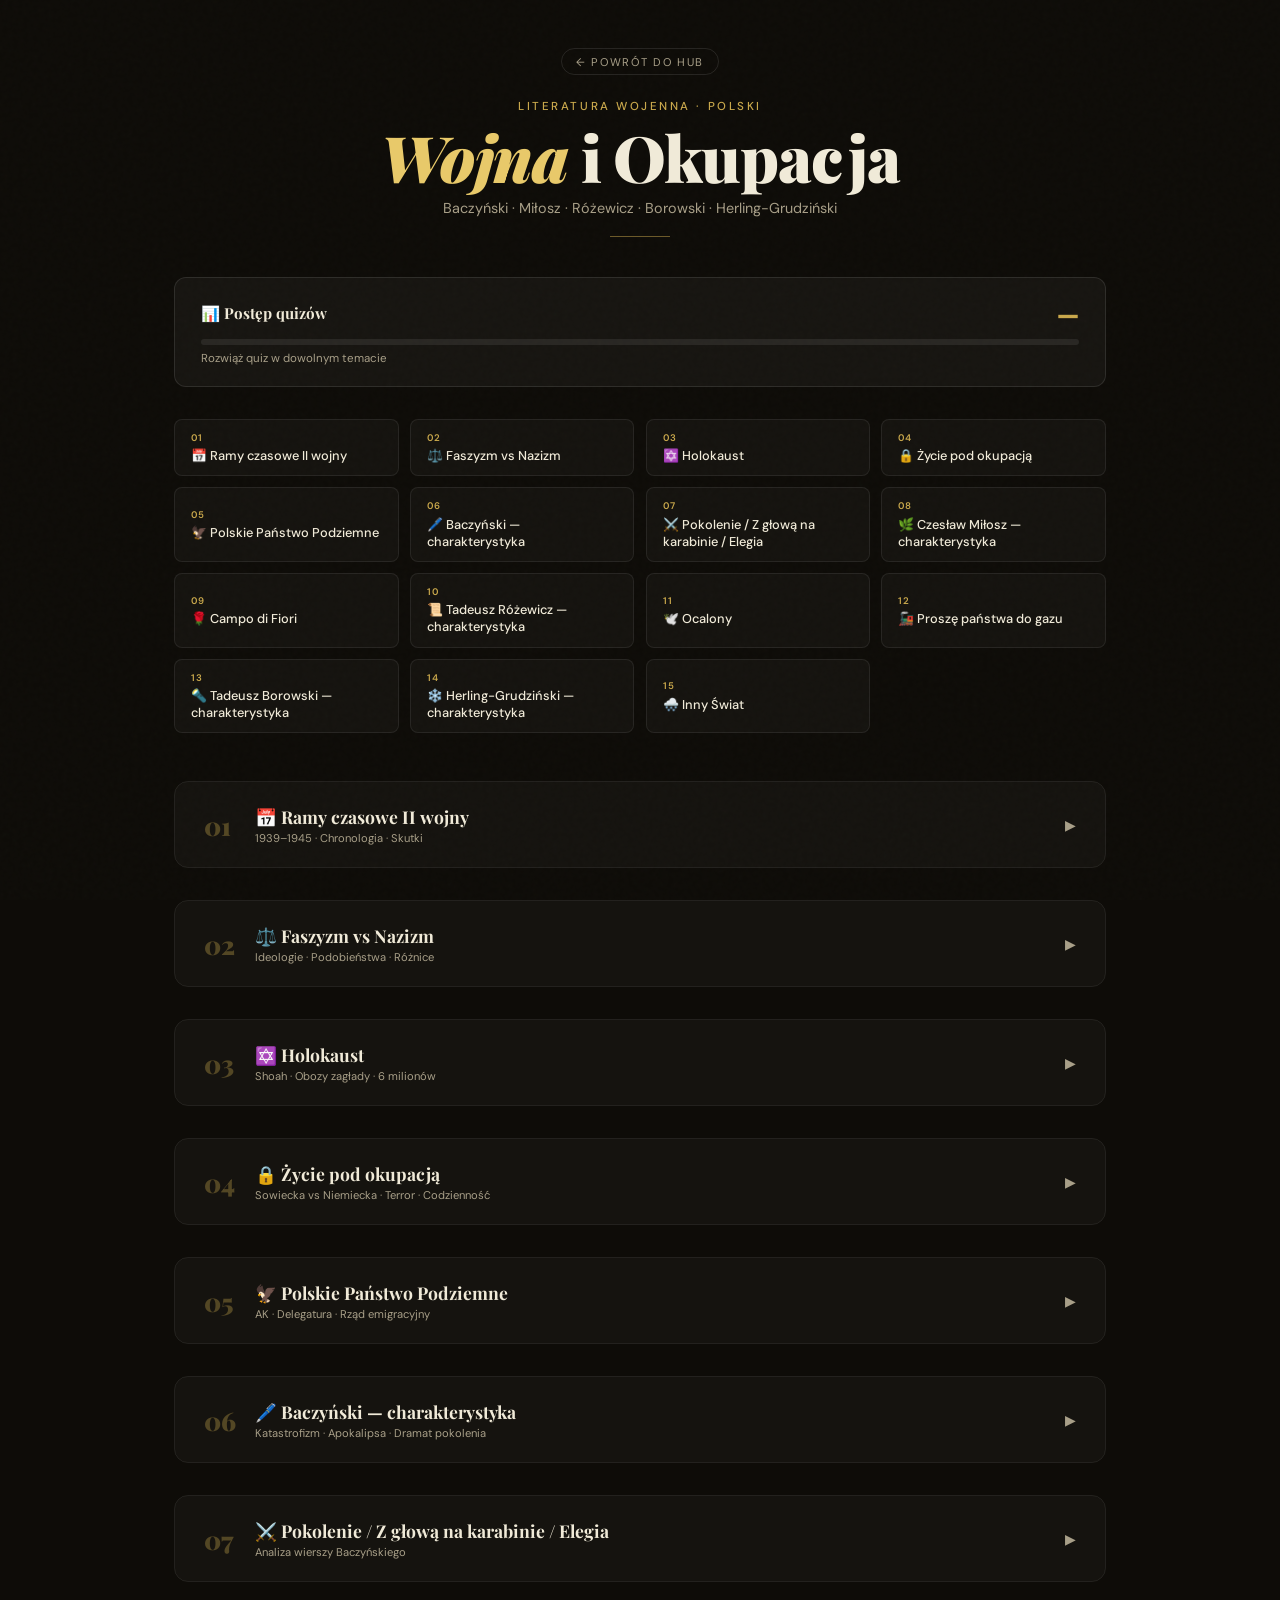
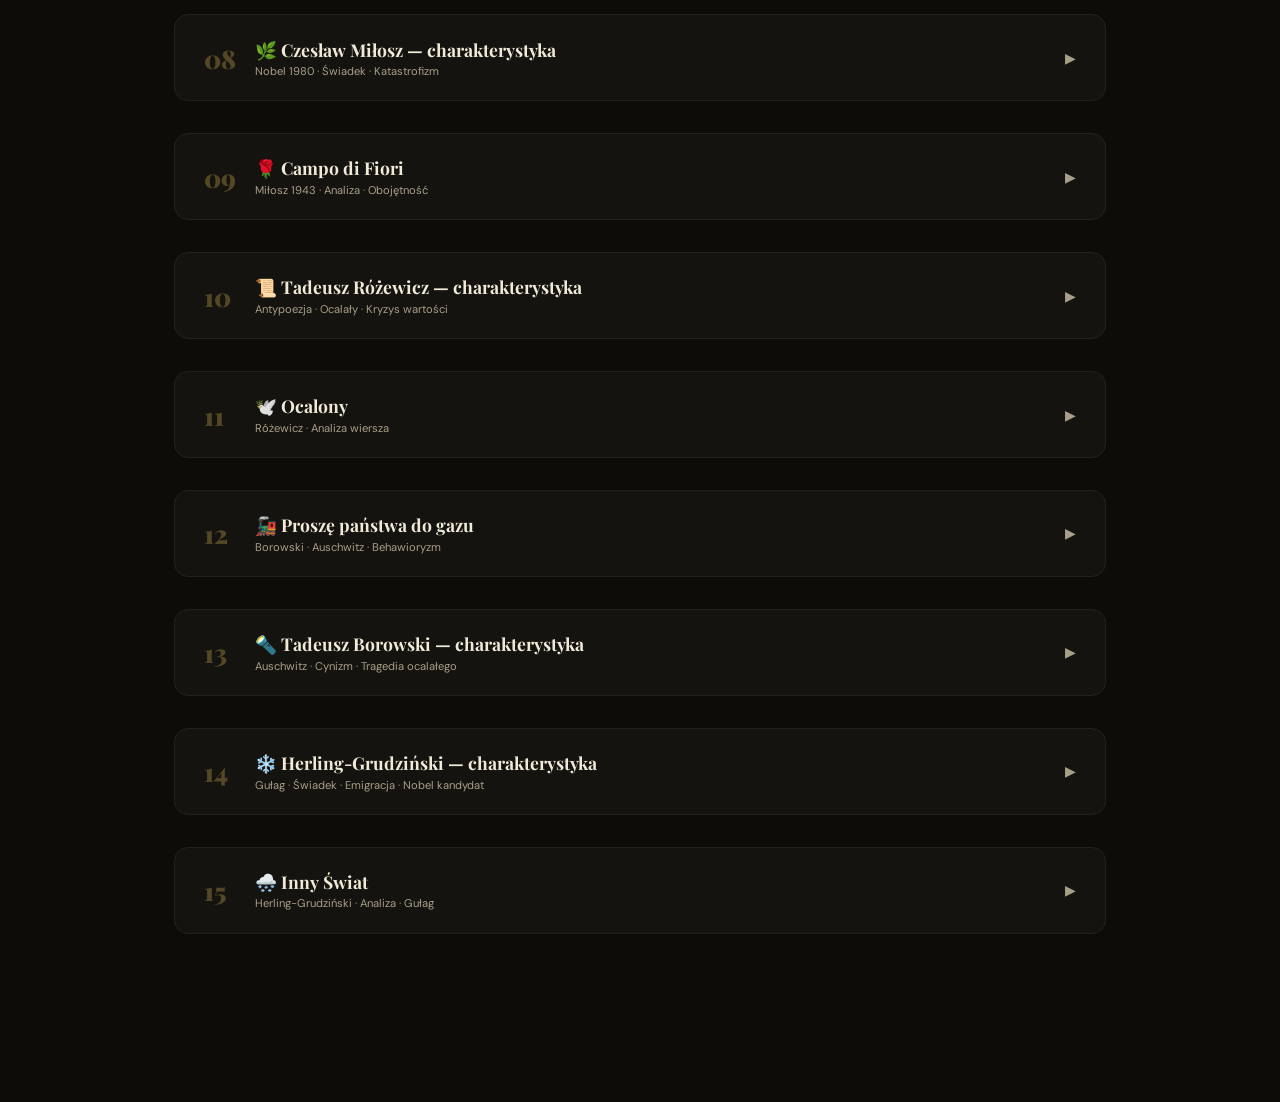
<file: wojna_i_okupacja.html>
<!doctype html>
<html lang="pl">
<head>
  <meta charset="UTF-8"/>
  <meta name="viewport" content="width=device-width,initial-scale=1.0"/>
  <title>Wojna i Okupacja · Polski</title>
  <link href="https://fonts.googleapis.com/css2?family=Playfair+Display:ital,wght@0,400;0,700;0,900;1,400;1,700&family=DM+Sans:wght@300;400;500;600&display=swap" rel="stylesheet"/>
  <style>
    *,*::before,*::after{box-sizing:border-box;margin:0;padding:0}
    :root{--bg:#0e0c08;--ink:#f0ead8;--ink2:#a89f88;--gold:#c9a84c;--gold2:#e8c96a;--coral:#c84b2f;--teal:#2a7d5f;--blue:#2458a0;--amber:#b87020}
    body{background:var(--bg);color:var(--ink);font-family:"DM Sans",sans-serif;min-height:100vh;padding:0 0 6rem}
    body::before{content:"";position:fixed;inset:0;background-image:url("data:image/svg+xml,%3Csvg viewBox='0 0 200 200' xmlns='http://www.w3.org/2000/svg'%3E%3Cfilter id='n'%3E%3CfeTurbulence type='fractalNoise' baseFrequency='0.9' numOctaves='4' stitchTiles='stitch'/%3E%3C/filter%3E%3Crect width='100%25' height='100%25' filter='url(%23n)' opacity='0.05'/%3E%3C/svg%3E");opacity:0.35;pointer-events:none;z-index:0}
    header{position:relative;z-index:1;text-align:center;padding:3rem 2rem 0}
    .back-btn{display:inline-flex;align-items:center;gap:.4rem;font-size:.7rem;letter-spacing:.15em;text-transform:uppercase;color:var(--ink2);text-decoration:none;border:1px solid rgba(255,255,255,.1);padding:.35rem .9rem;border-radius:100px;transition:all .2s;margin-bottom:1.5rem}
    .back-btn:hover{border-color:var(--gold);color:var(--gold)}
    .eyebrow{font-size:.72rem;font-weight:500;letter-spacing:.22em;text-transform:uppercase;color:var(--gold);margin-bottom:.7rem}
    h1{font-family:"Playfair Display",serif;font-size:clamp(2rem,6vw,4rem);font-weight:900;line-height:1;color:var(--ink);letter-spacing:-.02em}
    h1 span{color:var(--gold2);font-style:italic}
    .sub{margin-top:.6rem;font-size:.9rem;color:var(--ink2)}
    .hdiv{width:60px;height:1px;background:var(--gold);margin:1.2rem auto 0;opacity:.5}
    .page{position:relative;z-index:1;max-width:980px;margin:0 auto;padding:2.5rem 1.5rem}
    @keyframes fu{from{opacity:0;transform:translateY(16px)}to{opacity:1;transform:translateY(0)}}
    .nav-grid{display:grid;grid-template-columns:repeat(auto-fill,minmax(200px,1fr));gap:.7rem;margin-bottom:3rem}
    .nav-btn{background:rgba(255,255,255,.03);border:1px solid rgba(255,255,255,.08);border-radius:8px;padding:.7rem 1rem;cursor:pointer;text-align:left;transition:all .18s;font-family:"DM Sans",sans-serif;color:var(--ink2);font-size:.72rem;animation:fu .5s ease both}
    .nav-btn:hover{border-color:rgba(255,255,255,.2);color:var(--ink);background:rgba(255,255,255,.06)}
    .nav-btn .nb{font-size:.6rem;color:var(--gold);font-weight:600;letter-spacing:.1em;text-transform:uppercase;margin-bottom:.2rem}
    .nav-btn .nt{font-size:.8rem;color:var(--ink);font-weight:500}
    .section{border:1px solid rgba(255,255,255,.09);border-radius:14px;overflow:hidden;margin-bottom:2rem;animation:fu .5s ease both}
    .section-head{padding:1.4rem 1.8rem;cursor:pointer;display:flex;align-items:center;gap:1rem;background:rgba(255,255,255,.03);transition:background .2s}
    .section-head:hover{background:rgba(255,255,255,.055)}
    .sh-num{font-family:"Playfair Display",serif;font-size:1.6rem;font-weight:900;color:var(--gold);opacity:.35;width:2.2rem;flex-shrink:0}
    .sh-info{flex:1}
    .sh-title{font-family:"Playfair Display",serif;font-size:1.1rem;font-weight:700;color:var(--ink)}
    .sh-sub{font-size:.7rem;color:var(--ink2);margin-top:.2rem}
    .sh-arrow{color:var(--ink2);font-size:.9rem;transition:transform .25s;flex-shrink:0}
    .section.open .sh-arrow{transform:rotate(90deg)}
    .section-body{display:none;padding:1.6rem 1.8rem;border-top:1px solid rgba(255,255,255,.07)}
    .section.open .section-body{display:block}
    .note-title{font-size:.6rem;letter-spacing:.2em;text-transform:uppercase;color:var(--gold);margin-bottom:1rem;font-weight:600}
    .note-block{background:rgba(255,255,255,.025);border-left:3px solid var(--gold);border-radius:0 8px 8px 0;padding:1rem 1.2rem;margin-bottom:1rem;font-size:.88rem;line-height:1.75;color:var(--ink2)}
    .note-block strong{color:var(--ink);font-weight:600}
    .note-block em{color:var(--gold);font-style:italic}
    .kw-grid{display:grid;grid-template-columns:repeat(auto-fill,minmax(180px,1fr));gap:.6rem;margin-bottom:1rem}
    .kw{background:rgba(201,168,76,.07);border:1px solid rgba(201,168,76,.2);border-radius:8px;padding:.6rem .9rem}
    .kw-term{font-size:.78rem;font-weight:600;color:var(--gold2);margin-bottom:.15rem}
    .kw-def{font-size:.7rem;color:var(--ink2);line-height:1.5}
    .timeline{margin-bottom:1rem}
    .tl-item{display:flex;gap:1rem;padding:.5rem 0;border-bottom:1px solid rgba(255,255,255,.05)}
    .tl-item:last-child{border-bottom:none}
    .tl-year{font-family:"Playfair Display",serif;font-size:.85rem;font-weight:700;color:var(--gold);width:3.5rem;flex-shrink:0;padding-top:.1rem}
    .tl-text{font-size:.8rem;color:var(--ink2);line-height:1.6}
    .tl-text strong{color:var(--ink)}
    .cmp{display:grid;grid-template-columns:1fr 1fr;gap:1rem;margin-bottom:1rem}
    @media(max-width:560px){.cmp{grid-template-columns:1fr}}
    .cmp-col{background:rgba(255,255,255,.025);border-radius:8px;padding:1rem 1.1rem}
    .cmp-head{font-size:.65rem;letter-spacing:.15em;text-transform:uppercase;font-weight:700;margin-bottom:.7rem;padding-bottom:.4rem;border-bottom:1px solid rgba(255,255,255,.08)}
    .cmp-row{font-size:.75rem;color:var(--ink2);padding:.3rem 0;border-bottom:1px solid rgba(255,255,255,.04);line-height:1.5}
    .cmp-row:last-child{border-bottom:none}
    .cmp-row strong{color:var(--ink);font-size:.72rem}
    .poem{background:rgba(255,255,255,.025);border:1px solid rgba(255,255,255,.07);border-radius:8px;padding:1.2rem 1.4rem;font-family:"Playfair Display",serif;font-style:italic;font-size:.9rem;line-height:2;color:var(--ink);margin-bottom:1rem;white-space:pre-line}
    .poem-source{font-family:"DM Sans",sans-serif;font-style:normal;font-size:.68rem;color:var(--ink2);margin-top:.5rem;text-align:right}
    .author-card{display:grid;grid-template-columns:auto 1fr;gap:1.2rem;background:rgba(255,255,255,.025);border-radius:10px;padding:1.2rem;margin-bottom:1rem;align-items:start}
    .author-avatar{width:56px;height:56px;border-radius:50%;background:linear-gradient(135deg,var(--gold),var(--amber));display:flex;align-items:center;justify-content:center;font-family:"Playfair Display",serif;font-size:1.3rem;font-weight:900;color:#0e0c08;flex-shrink:0}
    .author-name{font-family:"Playfair Display",serif;font-size:1rem;font-weight:700;color:var(--ink);margin-bottom:.15rem}
    .author-dates{font-size:.7rem;color:var(--gold);margin-bottom:.4rem}
    .author-bio{font-size:.78rem;color:var(--ink2);line-height:1.6}
    .quiz-area{margin-top:1.5rem}
    .quiz-title{font-size:.6rem;letter-spacing:.2em;text-transform:uppercase;color:var(--coral);margin-bottom:1rem;font-weight:600}
    .q-card{background:rgba(200,75,47,.05);border:1px solid rgba(200,75,47,.15);border-radius:10px;padding:1.2rem;margin-bottom:.8rem}
    .q-text{font-size:.88rem;font-weight:500;color:var(--ink);margin-bottom:.9rem;line-height:1.6}
    .q-opts{display:flex;flex-direction:column;gap:.45rem}
    .q-opt{background:rgba(255,255,255,.04);border:1px solid rgba(255,255,255,.1);border-radius:7px;padding:.55rem .9rem;font-size:.8rem;color:var(--ink2);cursor:pointer;transition:all .15s;font-family:"DM Sans",sans-serif;text-align:left}
    .q-opt:hover:not(.disabled){border-color:rgba(255,255,255,.25);color:var(--ink)}
    .q-opt.correct{background:rgba(42,125,95,.2);border-color:#2a7d5f;color:#6acca8}
    .q-opt.wrong{background:rgba(200,75,47,.15);border-color:var(--coral);color:#f09080}
    .q-opt.disabled{cursor:default}
    .q-feedback{font-size:.75rem;color:var(--ink2);margin-top:.6rem;padding:.5rem .7rem;background:rgba(255,255,255,.03);border-radius:6px;display:none;line-height:1.5}
    .q-feedback.show{display:block}
    .q-feedback.ok{color:#6acca8}
    .q-feedback.bad{color:#f09080}
    .quiz-score{background:rgba(201,168,76,.08);border:1px solid rgba(201,168,76,.2);border-radius:8px;padding:.8rem 1rem;font-size:.82rem;color:var(--gold);text-align:center;display:none;margin-top:.8rem}
    .quiz-score.show{display:block}
    .quiz-controls{display:flex;gap:.6rem;margin-top:.8rem}
    .q-btn{background:rgba(255,255,255,.05);border:1px solid rgba(255,255,255,.12);color:var(--ink2);font-family:"DM Sans",sans-serif;font-size:.72rem;padding:.45rem 1rem;border-radius:100px;cursor:pointer;transition:all .15s}
    .q-btn:hover{border-color:var(--gold);color:var(--gold)}
    .q-btn.primary{background:rgba(201,168,76,.12);border-color:var(--gold);color:var(--gold)}
    .op-bar{background:rgba(255,255,255,.04);border:1px solid rgba(255,255,255,.1);border-radius:12px;padding:1.2rem 1.6rem;margin-bottom:2rem;animation:fu .4s ease}
    .op-row{display:flex;justify-content:space-between;align-items:center;margin-bottom:.6rem}
    .op-label{font-family:"Playfair Display",serif;font-size:.95rem;font-weight:700}
    .op-pct{font-size:1.5rem;font-weight:900;font-family:"Playfair Display",serif;color:var(--gold)}
    .pb{height:6px;background:rgba(255,255,255,.08);border-radius:3px;overflow:hidden}
    .pf{height:100%;background:linear-gradient(90deg,var(--teal),var(--gold));border-radius:3px;transition:width .8s ease}
    @media(max-width:640px){.page{padding:2rem 1rem}.section-body{padding:1.2rem 1rem}.nav-grid{grid-template-columns:repeat(2,1fr)}}
  </style>
</head>
<body>
<header>
  <a class="back-btn" href="index.html">← Powrót do Hub</a>
  <p class="eyebrow">Literatura Wojenna · Polski</p>
  <h1><span>Wojna</span> i Okupacja</h1>
  <p class="sub">Baczyński · Miłosz · Różewicz · Borowski · Herling-Grudziński</p>
  <div class="hdiv"></div>
</header>
<div class="page">
  <div class="op-bar">
    <div class="op-row">
      <div class="op-label">📊 Postęp quizów</div>
      <div class="op-pct" id="overall-pct">—</div>
    </div>
    <div class="pb"><div class="pf" id="overall-bar" style="width:0%"></div></div>
    <div style="font-size:.72rem;color:var(--ink2);margin-top:.4rem" id="overall-sub">Rozwiąż quiz w dowolnym temacie, aby zobaczyć postęp</div>
  </div>
  <div class="nav-grid" id="nav-grid"></div>
  <div id="sections-container"></div>
</div>
<script>
const TOPICS=[
{id:"ramy",num:"01",emoji:"📅",title:"Ramy czasowe II wojny",sub:"1939–1945 · Chronologia · Skutki",
note:`<div class="note-title">📝 Notatka</div>
<div class="note-block"><strong>II wojna światowa (1939–1945)</strong> — największy konflikt zbrojny w historii. Pochłonęła ok. <strong>70–85 milionów ofiar</strong>, w tym 6 milionów obywateli polskich.</div>
<div class="timeline">
<div class="tl-item"><div class="tl-year">1939</div><div class="tl-text"><strong>1 września</strong> — napad Niemiec na Polskę; <strong>17 września</strong> — wkroczenie ZSRR; pakt Ribbentrop–Mołotow (23 VIII)</div></div>
<div class="tl-item"><div class="tl-year">1940</div><div class="tl-text">Blitzkrieg na Francję; Katyń (marzec–maj)</div></div>
<div class="tl-item"><div class="tl-year">1941</div><div class="tl-text"><strong>22 czerwca</strong> — Operacja Barbarossa; Pearl Harbor — USA w wojnie</div></div>
<div class="tl-item"><div class="tl-year">1942</div><div class="tl-text">Konferencja w Wannsee — plan eksterminacji Żydów; zwrot pod Stalingradem</div></div>
<div class="tl-item"><div class="tl-year">1943</div><div class="tl-text"><strong>Powstanie w getcie warszawskim</strong> (kwiecień–maj); klęska pod Stalingradem</div></div>
<div class="tl-item"><div class="tl-year">1944</div><div class="tl-text"><strong>Powstanie Warszawskie</strong> (1 VIII – 2 X); lądowanie w Normandii (6 VI)</div></div>
<div class="tl-item"><div class="tl-year">1945</div><div class="tl-text"><strong>8 maja</strong> — kapitulacja Niemiec (VE Day); <strong>2 września</strong> — Japonia (VJ Day)</div></div>
</div>
<div class="kw-grid">
<div class="kw"><div class="kw-term">Blitzkrieg</div><div class="kw-def">Błyskawiczna taktyka pancerna z lotnictwem</div></div>
<div class="kw"><div class="kw-term">Pakt Ribbentrop–Mołotow</div><div class="kw-def">Pakt nieagresji ZSRR–Rzesza z tajnym protokołem o podziale Europy</div></div>
<div class="kw"><div class="kw-term">Katyń</div><div class="kw-def">Mord NKWD na ok. 22 000 polskich oficerów (1940)</div></div>
<div class="kw"><div class="kw-term">Wannsee</div><div class="kw-def">Konferencja 1942 r. planująca „ostateczne rozwiązanie"</div></div>
</div>`,
quiz:[
{q:"Kiedy Niemcy napadły na Polskę?",opts:["1 września 1939","17 września 1939","3 września 1939","23 sierpnia 1939"],ans:0,fb:"1 września 1939 – tego dnia Niemcy zaatakowały Polskę. 17 września wkroczyła Armia Czerwona."},
{q:"Czym był pakt Ribbentrop–Mołotow?",opts:["Sojusz wojskowy","Pakt nieagresji z tajnym protokołem o podziale Europy","Traktat pokojowy","Umowa handlowa"],ans:1,fb:"Pakt z 23 VIII 1939 r. zawierał tajny protokół dzielący Europę Wschodnią między Rzeszę a ZSRR."},
{q:"Ile ofiar pochłonęła II wojna?",opts:["Ok. 15 mln","Ok. 40 mln","Ok. 70–85 mln","Ok. 5 mln"],ans:2,fb:"Szacuje się ok. 70–85 milionów ofiar."},
{q:"Kiedy skapitulowały Niemcy?",opts:["2 września 1945","8 maja 1945","1 maja 1945","9 maja 1944"],ans:1,fb:"8 maja 1945 (VE Day) – bezwarunkowa kapitulacja III Rzeszy."},
{q:"Co wydarzyło się w Katyniu?",opts:["Bitwa pancerna","Mord NKWD na polskich oficerach","Powstanie więźniów","Konferencja aliancka"],ans:1,fb:"Wiosną 1940 r. NKWD zamordowało ok. 22 000 polskich oficerów i elit."}
]},
{id:"fasz",num:"02",emoji:"⚖️",title:"Faszyzm vs Nazizm",sub:"Ideologie · Podobieństwa · Różnice",
note:`<div class="note-title">📝 Notatka</div>
<div class="cmp">
<div class="cmp-col">
<div class="cmp-head" style="color:#e8a040">🟠 Faszyzm (Włochy)</div>
<div class="cmp-row"><strong>Twórca:</strong> Benito Mussolini</div>
<div class="cmp-row"><strong>Centrum:</strong> Kult państwa jako wspólnoty organicznej</div>
<div class="cmp-row"><strong>Rasa:</strong> Początkowo nierasistowski</div>
<div class="cmp-row"><strong>Gospodarka:</strong> Korporacjonizm — współpraca państwa, kapitału i pracy</div>
<div class="cmp-row"><strong>Slogan:</strong> „Wszystko w państwie, nic poza państwem"</div>
</div>
<div class="cmp-col">
<div class="cmp-head" style="color:#c84b2f">🔴 Nazizm (Niemcy)</div>
<div class="cmp-row"><strong>Twórca:</strong> Adolf Hitler (NSDAP)</div>
<div class="cmp-row"><strong>Centrum:</strong> Kult rasy aryjskiej</div>
<div class="cmp-row"><strong>Rasa:</strong> Rasizm i antysemityzm jako fundament</div>
<div class="cmp-row"><strong>Gospodarka:</strong> Militaryzacja, Lebensraum</div>
<div class="cmp-row"><strong>Slogan:</strong> „Jeden naród, jedna rzesza, jeden wódz"</div>
</div>
</div>
<div class="note-block"><strong>Cechy wspólne:</strong> totalitaryzm, kult wodza, jednopartyjność, propaganda, militaryzm, antymarksizm.<br><br><strong>Kluczowa różnica:</strong> Nazizm jest <em>rasistowski i eksterminacyjny</em>. Faszyzm skupia się na państwie, nie eksterminacji etnicznej.</div>`,
quiz:[
{q:"Kto był twórcą faszyzmu?",opts:["Adolf Hitler","Benito Mussolini","Francisco Franco","Stalin"],ans:1,fb:"Benito Mussolini stworzył ruch faszystowski we Włoszech po I wojnie."},
{q:"Co wyróżnia nazizm spośród faszyzmów?",opts:["Kult wodza","Antymarksizm","Rasizm i antysemityzm jako centrum ideologii","Militaryzm"],ans:2,fb:"Nazizm opierał się na pseudonaukowym rasizmie – faszyzm włoski nie był pierwotnie rasistowski."},
{q:"Co oznacza Lebensraum?",opts:["Przestrzeń życiowa dla rasy aryjskiej","Obóz pracy","Prawo wojenne","Kult wodza"],ans:0,fb:"Lebensraum — nazistowska idea podboju terenów wschodnich dla ekspansji Niemiec."},
{q:"Czym był korporacjonizm faszystowski?",opts:["Nacjonalizacja firm","Współpraca państwa, kapitału i pracy pod nadzorem partii","Wolny rynek","System sowietów"],ans:1,fb:"Korporacjonizm = harmonia między pracą a kapitałem pod kontrolą autorytarnego państwa."},
{q:"Jaką cechę wspólną mają oba systemy?",opts:["Popierają demokrację","Oba opierają się na rasizmie","Oba są totalitarne i antymarksistowskie","Oba powstały w Niemczech"],ans:2,fb:"Totalitaryzm, kult wodza i wrogość wobec marksizmu to cechy wspólne."}
]},
{id:"holokaust",num:"03",emoji:"✡️",title:"Holokaust",sub:"Shoah · Obozy zagłady · 6 milionów",
note:`<div class="note-title">📝 Notatka</div>
<div class="note-block"><strong>Holokaust / Shoah</strong> — systematyczna eksterminacja ok. <strong>6 milionów Żydów europejskich</strong> w latach 1941–1945 przez III Rzeszę.</div>
<div class="timeline">
<div class="tl-item"><div class="tl-year">1933</div><div class="tl-text">Hitler u władzy; antysemickie ustawy, bojkot sklepów żydowskich</div></div>
<div class="tl-item"><div class="tl-year">1935</div><div class="tl-text"><strong>Ustawy norymberskie</strong> — Żydzi pozbawieni obywatelstwa</div></div>
<div class="tl-item"><div class="tl-year">1938</div><div class="tl-text"><strong>Noc Kryształowa</strong> (9–10 XI) — pogromy, podpalanie synagog</div></div>
<div class="tl-item"><div class="tl-year">1942</div><div class="tl-text">Wannsee; obozy zagłady: Auschwitz-Birkenau, Treblinka, Sobibór, Bełżec, Majdanek</div></div>
<div class="tl-item"><div class="tl-year">1945</div><div class="tl-text">Wyzwolenie obozów; procesy norymberskie (1945–46)</div></div>
</div>
<div class="kw-grid">
<div class="kw"><div class="kw-term">Getto</div><div class="kw-def">Odizolowana dzielnica przymusowa; warszawskie — ok. 400 tys. ludzi</div></div>
<div class="kw"><div class="kw-term">Selekcja</div><div class="kw-def">Podział na rampie: zdolni do pracy vs. natychmiastowa śmierć</div></div>
<div class="kw"><div class="kw-term">Zyklon B</div><div class="kw-def">Pestycyd użyty jako gaz do masowego mordowania w komorach</div></div>
<div class="kw"><div class="kw-term">Żegota</div><div class="kw-def">Polska podziemna organizacja pomocy Żydom — jedyna w Europie</div></div>
<div class="kw"><div class="kw-term">Einsatzgruppen</div><div class="kw-def">Mobilne jednostki SS dokonujące masowych rozstrzeliwań</div></div>
<div class="kw"><div class="kw-term">Sonderkommando</div><div class="kw-def">Więźniowie zmuszani do obsługi komór i krematoriów</div></div>
</div>`,
quiz:[
{q:"Ile Żydów zginęło w Holokauście?",opts:["Ok. 1 milion","Ok. 3 miliony","Ok. 6 milionów","Ok. 10 milionów"],ans:2,fb:"Szacuje się, że zginęło ok. 6 milionów Żydów — 2/3 Żydów europejskich."},
{q:"Co to była Noc Kryształowa?",opts:["Konferencja w Wannsee","Pogromy antysemickie 9–10 XI 1938","Wyzwolenie Auschwitz","Ucieczka z getta"],ans:1,fb:"Noc Kryształowa — zorganizowany pogrom: podpalenie synagog, zniszczenie sklepów, aresztowania."},
{q:"Gdzie odbyła się konferencja planująca eksterminację Żydów?",opts:["Norymberga","Berlin","Wannsee","Monachium"],ans:2,fb:"Konferencja w Wannsee (20 I 1942) — naziści zaplanowali systematyczną eksterminację Żydów."},
{q:"Czym była Żegota?",opts:["Organizacja SS","Polska podziemna organizacja pomocy Żydom","Obóz koncentracyjny","Żydowski ruch oporu"],ans:1,fb:"Żegota — jedyna w Europie rządowa organizacja podziemna pomagająca Żydom."},
{q:"Co to był Zyklon B?",opts:["Broń biologiczna","Pestycyd użyty jako gaz do mordowania","Środek szpitalny","Kod Enigmy"],ans:1,fb:"Zyklon B — środek owadobójczy zastosowany w komorach gazowych Auschwitz."}
]},
{id:"okupacja",num:"04",emoji:"🔒",title:"Życie pod okupacją",sub:"Sowiecka vs Niemiecka · Terror · Codzienność",
note:`<div class="note-title">📝 Notatka</div>
<div class="note-block">Polska pod <strong>podwójną okupacją</strong>: zachód — III Rzesza; wschód — ZSRR. Obie zbrodnicze, różne metodami.</div>
<div class="cmp">
<div class="cmp-col">
<div class="cmp-head" style="color:#c84b2f">🔴 Okupacja niemiecka</div>
<div class="cmp-row"><strong>Cel:</strong> Eksterminacja Żydów, wyniszczenie elit polskich, germanizacja</div>
<div class="cmp-row"><strong>Terror:</strong> Łapanki, egzekucje, obozy (Auschwitz, Majdanek)</div>
<div class="cmp-row"><strong>Edukacja:</strong> Zakaz polskich szkół; tajne nauczanie</div>
<div class="cmp-row"><strong>Praca:</strong> Arbeitseinsatz — ok. 2,5 mln Polaków do Rzeszy</div>
</div>
<div class="cmp-col">
<div class="cmp-head" style="color:#2458a0">🔵 Okupacja sowiecka</div>
<div class="cmp-row"><strong>Cel:</strong> Sowietyzacja, likwidacja elit, integracja z ZSRR</div>
<div class="cmp-row"><strong>Terror:</strong> Deportacje (ok. 320 tys.+), NKWD, Katyń</div>
<div class="cmp-row"><strong>Edukacja:</strong> Sowietyzacja szkół, język rosyjski/ukraiński</div>
<div class="cmp-row"><strong>Deportacje:</strong> 4 fale (1940–1941) na Syberię i do Kazachstanu</div>
</div>
</div>
<div class="note-block"><strong>Tajne nauczanie</strong> — polskie podziemie organizowało komplety w prywatnych mieszkaniach. Przez tajne szkoły przeszło ok. 1 mln uczniów. Za udział groziła śmierć.</div>`,
quiz:[
{q:"Jak nazywały się przymusowe roboty Polaków w Rzeszy?",opts:["Lebensraum","Arbeitseinsatz","Sonderaktion","Einsatz"],ans:1,fb:"Arbeitseinsatz — ok. 2,5 mln Polaków wywieziono do pracy w Niemczech."},
{q:"Czym były deportacje sowieckie?",opts:["Ewakuacja","Przymusowe wysiedlenia Polaków do ZSRR","Obozy jenieckie","Przeniesienie wojska"],ans:1,fb:"ZSRR przeprowadził 4 fale deportacji (1940–41), wywożąc setki tysięcy Polaków na Syberię."},
{q:"Co to było tajne nauczanie?",opts:["Szpiegostwo","Podziemne lekcje wbrew zakazom okupanta","Nauka po niemiecku","Szkolenie wojskowe"],ans:1,fb:"Tajne komplety — konspiracyjne nauczanie na wszystkich poziomach. Za udział groziła śmierć."},
{q:"Jaki był główny cel okupacji sowieckiej?",opts:["Eksterminacja Żydów","Biologiczne wyniszczenie Polaków","Sowietyzacja i likwidacja elit","Germanizacja"],ans:2,fb:"ZSRR dążył do sowietyzacji ziem wschodnich RP i zniszczenia polskiego społeczeństwa obywatelskiego."},
{q:"Kiedy miała miejsce zbrodnia katyńska?",opts:["1939","1940","1941","1942"],ans:1,fb:"Wiosną 1940 roku NKWD zamordowało ok. 22 000 polskich oficerów."}
]},
{id:"ppd",num:"05",emoji:"🦅",title:"Polskie Państwo Podziemne",sub:"AK · Delegatura · Rząd emigracyjny",
note:`<div class="note-title">📝 Notatka</div>
<div class="note-block"><strong>Polskie Państwo Podziemne</strong> — unikatowa w Europie struktura odtwarzająca funkcje państwa polskiego pod okupacją, oparta na legalności rządu RP w Londynie.</div>
<div class="kw-grid">
<div class="kw"><div class="kw-term">Rząd na emigracji</div><div class="kw-def">Legalny rząd RP w Londynie; premierzy: Sikorski, Mikołajczyk</div></div>
<div class="kw"><div class="kw-term">Delegatura Rządu</div><div class="kw-def">Podziemna administracja cywilna w kraju</div></div>
<div class="kw"><div class="kw-term">Armia Krajowa (AK)</div><div class="kw-def">Największa armia podziemna w Europie — ok. 400 tys. żołnierzy</div></div>
<div class="kw"><div class="kw-term">Kedyw</div><div class="kw-def">Kierownictwo Dywersji — sabotaż i dywersja</div></div>
<div class="kw"><div class="kw-term">Szare Szeregi</div><div class="kw-def">Konspiracyjne harcerstwo; Akcja pod Arsenałem (1943)</div></div>
<div class="kw"><div class="kw-term">Jan Karski</div><div class="kw-def">Emisariusz informujący aliantów i Roosevelta o Holokauście</div></div>
</div>
<div class="note-block"><strong>Powstanie Warszawskie</strong> (1 VIII – 2 X 1944) — 63 dni walki. Zginęło ok. <strong>200 000</strong> cywilów i żołnierzy. Niemcy zniszczyli Warszawę w 85%.</div>`,
quiz:[
{q:"Czym była Armia Krajowa?",opts:["Wojsko polskie na Zachodzie","Główna organizacja zbrojna PPP","Gwardia Ludowa","Żydowska organizacja bojowa"],ans:1,fb:"AK — główne ramię zbrojne PPP, ok. 400 tys. żołnierzy."},
{q:"Gdzie mieścił się rząd RP podczas II wojny?",opts:["Moskwa","Waszyngton","Londyn","Sztokholm"],ans:2,fb:"Rząd RP na emigracji rezydował w Londynie, uznawany przez aliantów zachodnich."},
{q:"Ile dni trwało Powstanie Warszawskie?",opts:["30","63","100","21"],ans:1,fb:"Powstanie Warszawskie trwało 63 dni (1 VIII – 2 X 1944)."},
{q:"Kim był Jan Karski?",opts:["Dowódca AK","Emisariusz z raportami o Holokauście","Premier rządu","Komendant Powstania"],ans:1,fb:"Jan Karski informował aliantów i Roosevelta o zagładzie Żydów."},
{q:"Czym zajmował się Kedyw?",opts:["Tajnym nauczaniem","Pomocą Żydom","Akcjami sabotażowymi","Wydawaniem prasy"],ans:2,fb:"Kedyw (Kierownictwo Dywersji) AK — sabotaż i zamachy na Niemców."}
]},
{id:"baczynski",num:"06",emoji:"🖊️",title:"Baczyński — charakterystyka",sub:"Katastrofizm · Apokalipsa · Dramat pokolenia",
note:`<div class="author-card">
<div class="author-avatar">KB</div>
<div>
<div class="author-name">Krzysztof Kamil Baczyński</div>
<div class="author-dates">1921–1944 · poeta, żołnierz AK</div>
<div class="author-bio">Największy poeta pokolenia wojennego. Zginął 4 VIII 1944, 4. dnia Powstania Warszawskiego, mając 23 lata. Jego żona Barbara zginęła kilka tygodni później.</div>
</div>
</div>
<div class="note-title">📝 Cechy twórczości</div>
<div class="kw-grid">
<div class="kw"><div class="kw-term">Katastrofizm</div><div class="kw-def">Poczucie nieuchronnej zagłady — świat zmierza ku końcowi</div></div>
<div class="kw"><div class="kw-term">Apokalipsa spełniona</div><div class="kw-def">Apokalipsa już trwa — codzienność jest piekłem</div></div>
<div class="kw"><div class="kw-term">Dramat pokolenia</div><div class="kw-def">Zmuszeni zabijać zamiast tworzyć; skradziona młodość</div></div>
<div class="kw"><div class="kw-term">Symbol matki</div><div class="kw-def">Matka = Polska, Matka Boska opłakująca syna-żołnierza</div></div>
<div class="kw"><div class="kw-term">Dwoistość</div><div class="kw-def">Miłość i śmierć, piękno i groza — przeplatają się</div></div>
<div class="kw"><div class="kw-term">Nawiązania do romantyzmu</div><div class="kw-def">Obowiązek wobec ojczyzny, mesjanizm, poświęcenie</div></div>
</div>
<div class="note-block"><strong>Ważne wiersze:</strong> <em>Pokolenie</em>, <em>Elegia o chłopcu polskim</em>, <em>Z głową na karabinie</em>, <em>Biała magia</em>, <em>Ten czas</em>.</div>`,
quiz:[
{q:"Kiedy zginął Baczyński?",opts:["W obozie koncentracyjnym","Na froncie wschodnim","Podczas Powstania Warszawskiego 1944","W 1939 roku"],ans:2,fb:"Baczyński zginął 4 sierpnia 1944 r., czwartego dnia Powstania Warszawskiego."},
{q:"Ile lat miał Baczyński w chwili śmierci?",opts:["19","21","23","27"],ans:2,fb:"Urodził się w 1921, zginął w 1944 — miał 23 lata."},
{q:"Co oznacza apokalipsa spełniona?",opts:["Przepowiednia przyszłości","Apokalipsa już trwa jako codzienna rzeczywistość","Motyw biblijny","Wizja raju"],ans:1,fb:"Dla Baczyńskiego zagłada była teraźniejszością — nie przyszłością."},
{q:"Do jakiej tradycji nawiązuje Baczyński?",opts:["Oświecenie","Romantyzm — obowiązek wobec ojczyzny, mesjanizm","Pozytywizm","Futuryzm"],ans:1,fb:"Baczyński nawiązuje do romantycznej tradycji: wielki obowiązek, poświęcenie, mesjanizm."},
{q:"Co symbolizuje matka w wierszach Baczyńskiego?",opts:["Wróg","Polska i Matka Boska opłakująca syna","Symbol wolności","Historia"],ans:1,fb:"Matka utożsamiana z Polską i Matką Boską — opłakuje syna skazanego na śmierć."}
]},
{id:"pokolenie",num:"07",emoji:"⚔️",title:"Pokolenie / Z głową na karabinie / Elegia",sub:"Analiza wierszy Baczyńskiego",
note:`<div class="note-title">📝 Pokolenie (1941)</div>
<div class="poem">Nas nauczono. Nie ma litości.
Chodziliśmy twardzi jak kamień.
Śmierci się nie boimy — miłości
nam nie zostało już nawet wspomnienie.

Wyuczeni, że śmierć jest piękna —
my, co nigdy nie byliśmy młodzi —
niosąc w sobie pogodę okrutną,
przyszliśmy po was sądzić
i ginąć.
<div class="poem-source">K.K. Baczyński, fragment</div></div>
<div class="note-block"><strong>Podmiot:</strong> Zbiorowy — „my" (całe pokolenie).<br><strong>Temat:</strong> Dramat pokolenia — skradziona młodość.<br><strong>„Nigdy nie byliśmy młodzi"</strong> — kluczowa fraza: wojna odebrała im normalność.<br><strong>Ton:</strong> Gorzki, katastroficzny, pozbawiony nadziei.</div>

<div class="note-title">📝 Z głową na karabinie (1943)</div>
<div class="note-block"><strong>Temat:</strong> Egzystencja żołnierza — chwile miłości zagrożone śmiercią.<br><strong>Kontrast:</strong> Miłość i czułość vs. karabin i śmierć.<br><strong>Tytuł:</strong> Zamiast poduszki — karabin. Symbol brutalnej codzienności.<br><strong>Motyw snu:</strong> Chwilowy azyl od koszmaru.</div>

<div class="note-title">📝 Elegia o chłopcu polskim (1944)</div>
<div class="poem">Odszedłeś, syneczku, w tę czarną godzinę
jak strumyk lśniący — gwiazdę weź na drogę.
<div class="poem-source">K.K. Baczyński, fragment</div></div>
<div class="note-block"><strong>Podmiot:</strong> Matka żegnająca syna — symbol Polski.<br><strong>Elegia:</strong> Utwór żałobny; pożegnanie zakładające śmierć syna.<br><strong>Zdrobnienie „syneczek":</strong> Czułość vs. okrucieństwo losu.<br><strong>Kontekst:</strong> Baczyński pisał wiedząc, że idzie walczyć.</div>`,
quiz:[
{q:"Kto mówi w wierszu Pokolenie?",opts:["Jeden żołnierz","Baczyński osobiście","Zbiorowy podmiot — całe pokolenie","Matka"],ans:2,fb:"'My' — podmiot zbiorowy. Baczyński wypowiada się w imieniu całego pokolenia."},
{q:"Co symbolizuje głowa na karabinie?",opts:["Odwaga","Brutalną codzienność — karabin zamiast poduszki","Symbol miłości","Modlitwa"],ans:1,fb:"Zamiast poduszki żołnierz kładzie głowę na karabinie — metafora wojennej brutalności."},
{q:"Kto jest podmiotem w Elegii o chłopcu polskim?",opts:["Sam Baczyński","Syn","Matka żegnająca syna","Żołnierz AK"],ans:2,fb:"Podmiotem jest matka — symbol Polski opłakującej swoje dzieci."},
{q:"Co oznacza nigdy nie byliśmy młodzi?",opts:["Żołnierze byli starzy","Wojna zabrała im normalną młodość","Mówią o poprzednim pokoleniu","Metafora religijna"],ans:1,fb:"Kluczowa fraza: dramat pokolenia wojennego — brak normalnego dzieciństwa i młodości."},
{q:"Czym jest elegia jako gatunek?",opts:["Hymn pochwalny","Satyra","Utwór żałobny, pożegnalny","Epopeja"],ans:2,fb:"Elegia to liryczny utwór żałobny. Tu — pożegnanie z góry zakładające śmierć."}
]},
{id:"milosz",num:"08",emoji:"🌿",title:"Czesław Miłosz — charakterystyka",sub:"Nobel 1980 · Świadek · Katastrofizm",
note:`<div class="author-card">
<div class="author-avatar">CM</div>
<div>
<div class="author-name">Czesław Miłosz</div>
<div class="author-dates">1911–2004 · poeta, prozaik, eseista · Nagroda Nobla 1980</div>
<div class="author-bio">Przeżył obie okupacje w Warszawie. W 1951 r. poprosił o azyl na Zachodzie. Autor Zniewolonego umysłu — analizy totalitaryzmu. Jeden z najwybitniejszych pisarzy XX w.</div>
</div>
</div>
<div class="kw-grid">
<div class="kw"><div class="kw-term">Świadectwo historii</div><div class="kw-def">Obowiązek zapisywania prawdy o wojnie dla przyszłych pokoleń</div></div>
<div class="kw"><div class="kw-term">Katastrofizm</div><div class="kw-def">Przepowiednia zagłady cywilizacji europejskiej</div></div>
<div class="kw"><div class="kw-term">Moralny niepokój</div><div class="kw-def">Pytania o zło i Boga; kryzys wywołany Holokaustem</div></div>
<div class="kw"><div class="kw-term">Klasycyzm</div><div class="kw-def">Wyważona forma, nawiązania do antyku i Biblii</div></div>
<div class="kw"><div class="kw-term">Ketman</div><div class="kw-def">Ze Zniewolonego umysłu — ukrywanie prawdziwych poglądów w totalitaryzmie</div></div>
</div>
<div class="note-block"><strong>Ważne dzieła wojenne:</strong> <em>Campo di Fiori</em> (1943), <em>Biedny chrześcijanin patrzy na getto</em> (1943), <em>Ocalenie</em> (zbiór, 1945), <em>Zniewolony umysł</em> (1953).</div>`,
quiz:[
{q:"Kiedy Miłosz otrzymał Nobla?",opts:["1970","1980","1991","2004"],ans:1,fb:"Czesław Miłosz otrzymał literacką Nagrodę Nobla w 1980 roku."},
{q:"Co to jest ketman?",opts:["Forma tortur","Ukrywanie prawdziwych poglądów w totalitaryzmie","Organizacja podziemna","Technika poetycka"],ans:1,fb:"Ketman — strategia ukrywania przekonań przy zewnętrznym dostosowaniu się do ideologii."},
{q:"Gdzie Miłosz spędził lata II wojny?",opts:["Londyn","W obozie","W Warszawie pod okupacją","Na froncie"],ans:2,fb:"Miłosz przeżył obie okupacje w Warszawie."},
{q:"Jaki styl dominuje w poezji Miłosza?",opts:["Ekspresjonizm","Klasycyzm — precyzyjna forma, nawiązania do antyku","Awangardowy chaos","Ludowa prostota"],ans:1,fb:"Miłosz pisał klasycznie — wyważona forma, intelektualny dystans."},
{q:"Czego dotyczy Campo di Fiori?",opts:["Bitwa pod Monte Cassino","Obojętność wobec zagłady getta","Życie na emigracji","Krajobraz włoski"],ans:1,fb:"Campo di Fiori zestawia śmierć Bruna i zagładę getta — ta sama obojętność tłumu."}
]},
{id:"campo",num:"09",emoji:"🌹",title:"Campo di Fiori",sub:"Miłosz 1943 · Analiza · Obojętność",
note:`<div class="note-title">📝 Analiza</div>
<div class="note-block">Wiersz napisany w <strong>1943 roku</strong>, gdy za murem płonęło getto warszawskie. Miłosz obserwował karuzele i bawiący się tłum.</div>
<div class="poem">W Rzymie na Campo di Fiori
kosze oliwek i cytryn,
bruk opryskany winem
i odłamkami kwiatów.

Tu na tym właśnie placu
spalono Giordana Bruna,
kat płomień stosu zapalił
w kole ciekawej gawiedzi.

A ledwo płomień przygasał,
znów pełne były tawerny,
kosze oliwek i cytryn
nieśli przekupnie na głowach.
<div class="poem-source">Czesław Miłosz, fragment (Warszawa 1943)</div></div>
<div class="kw-grid">
<div class="kw"><div class="kw-term">Campo di Fiori</div><div class="kw-def">Plac w Rzymie — w 1600 r. spalono tu Giordana Bruna</div></div>
<div class="kw"><div class="kw-term">Paralela</div><div class="kw-def">Rzym 1600 (Bruno) ↔ Warszawa 1943 (getto) — ta sama obojętność</div></div>
<div class="kw"><div class="kw-term">Karuzela</div><div class="kw-def">Symbol skandalicznej obojętności — zabawa obok zagłady</div></div>
<div class="kw"><div class="kw-term">Samotność umierających</div><div class="kw-def">Ofiary giną w absolutnej samotności — nikt nie utrwali ich imion</div></div>
</div>
<div class="note-block"><strong>Przesłanie:</strong> Oskarżenie obojętności wobec cudzej śmierci. Pytanie: dlaczego ludzie potrafią bawić się obok zagłady?<br><br><strong>„Oddziel światło od ciemności"</strong> — aluzja do Rdz 1,4: prośba o ponowne stworzenie wartości.</div>`,
quiz:[
{q:"Kiedy napisano Campo di Fiori?",opts:["1939","1941","1943","1945"],ans:2,fb:"Wiersz powstał w 1943 roku — podczas powstania w getcie warszawskim."},
{q:"Kim był Giordano Bruno?",opts:["Polskim poetą","Filozofem spalonym na stosie w Rzymie 1600","Żołnierzem AK","Włoskim faszystą"],ans:1,fb:"Giordano Bruno — renesansowy filozof spalony jako heretyk w 1600 roku."},
{q:"Jaką paralelę zestawia Miłosz?",opts:["Rzym i Berlin","Śmierć Bruna 1600 i zagładę getta 1943","I i II wojnę","Warszawę i Londyn"],ans:1,fb:"Rzym 1600 ↔ Warszawa 1943 — ta sama obojętność tłumu na ludzką śmierć."},
{q:"Co symbolizuje karuzela?",opts:["Radość","Dzieciństwo","Obojętność na zagładę — zabawa obok śmierci","Wolność"],ans:2,fb:"Karuzela przy murach getta — symbol skandalicznej obojętności."},
{q:"Jakie przesłanie niesie wiersz?",opts:["Pochwała heroizmu","Oskarżenie obojętności wobec cudzego cierpienia","Apoteoza śmierci","Krytyka Kościoła"],ans:1,fb:"Wiersz jest moralnym oskarżeniem obojętności — dlaczego żyjemy obok cudzej zagłady?"}
]},
{id:"rozewicz",num:"10",emoji:"📜",title:"Tadeusz Różewicz — charakterystyka",sub:"Antypoezja · Ocalały · Kryzys wartości",
note:`<div class="author-card">
<div class="author-avatar">TR</div>
<div>
<div class="author-name">Tadeusz Różewicz</div>
<div class="author-dates">1921–2014 · poeta, dramaturg</div>
<div class="author-bio">Uczestnik AK. Przeżył wojnę — brat Janusz zginął w 1944. Doświadczenie ocalenia i poczucie winy stało się głównym tematem twórczości.</div>
</div>
</div>
<div class="kw-grid">
<div class="kw"><div class="kw-term">Antypoezja</div><div class="kw-def">Odrzucenie tradycyjnej formy — brak rymu, metafory, ozdobności</div></div>
<div class="kw"><div class="kw-term">Ocalały</div><div class="kw-def">Wina za przeżycie; pytanie: co ma robić ten, kto przeżył?</div></div>
<div class="kw"><div class="kw-term">Kryzys wartości</div><div class="kw-def">Wojna zniszczyła piękno, prawdę, dobro — trzeba zacząć od zera</div></div>
<div class="kw"><div class="kw-term">Redukcja</div><div class="kw-def">Prosty język, wyliczenia, surowość — forma odpowiada treści</div></div>
<div class="kw"><div class="kw-term">Etyczny nakaz</div><div class="kw-def">Poezja = surowe świadectwo prawdy, nie estetyczna przyjemność</div></div>
</div>
<div class="note-block"><strong>Program poetycki:</strong> Po Holokauście tradycyjna estetyka jest niemożliwa i niemoralna. <em>„Po wojnie nie można pisać pięknie"</em>.</div>`,
quiz:[
{q:"Co oznacza antypoezja Różewicza?",opts:["Poezja antywojenna","Odrzucenie tradycyjnej formy — brak metafor, rymów","Parodia wiersza","Awangarda"],ans:1,fb:"Antypoezja — świadome zerwanie z estetyką, bo po wojnie ozdoba jest niemoralna."},
{q:"Jaki motyw jest kluczowy dla Różewicza?",opts:["Patriotyzm","Wina ocalałego i pytanie co robić po wojnie","Miłość i natura","Historia starożytna"],ans:1,fb:"Motyw ocalałego — poczucie winy za przeżycie, gdy inni zginęli."},
{q:"Dlaczego Różewicz pisał prosto, bez metafor?",opts:["Bo nie umiał inaczej","Dla oryginalności","Bo ozdobna forma jest niemoralna wobec Holokaustu","Ze względu na cenzurę"],ans:2,fb:"Różewicz uznał, że estetyzowanie grozy to akt niemoralny."},
{q:"Co stało się z bratem Różewicza?",opts:["Przeżył","Emigrował","Zginął w 1944","Trafił do obozu"],ans:2,fb:"Brat Janusz zginął w 1944. Poczucie winy ocalałego ukształtowało twórczość poety."},
{q:"Czym była poezja dla Różewicza?",opts:["Formą estetyczną","Rozrywką","Etycznym świadectwem prawdy","Patriotycznym hymnem"],ans:2,fb:"Poezja = etyczny obowiązek dawania surowego, prawdziwego świadectwa."}
]},
{id:"ocalony",num:"11",emoji:"🕊️",title:"Ocalony",sub:"Różewicz · Analiza wiersza",
note:`<div class="poem">Mam dwadzieścia cztery lata
ocalałem
prowadzony na rzeź

Oto są moje nauczyciele:
waga nocna las
i człowiek który strzela

Człowiek ten jest moim przyjacielem
i wrogiem zarazem

Szukam nauczyciela i mistrza
niech przywróci mi wzrok słuch i mowę
niech jeszcze raz nazwie rzeczy i pojęcia
niech oddzieli światło od ciemności

Mam dwadzieścia cztery lata
prowadzony na rzeź
<div class="poem-source">Tadeusz Różewicz, 1947</div></div>
<div class="kw-grid">
<div class="kw"><div class="kw-term">Podmiot liryczny</div><div class="kw-def">24-letni ocalały — symbol pokolenia. Przeżył, ale wewnętrznie martwy</div></div>
<div class="kw"><div class="kw-term">Paradoks tytułu</div><div class="kw-def">Ocalony i wciąż prowadzony na rzeź — śmierć duchowa trwa</div></div>
<div class="kw"><div class="kw-term">Kryzys wartości</div><div class="kw-def">Nie wie, co dobre, co złe; nauczyciel = ten który strzela</div></div>
<div class="kw"><div class="kw-term">Prośba o odbudowę</div><div class="kw-def">„Przywróć mi wzrok" — potrzeba nowego sensu i wartości</div></div>
<div class="kw"><div class="kw-term">Aluzja biblijna</div><div class="kw-def">„Oddziel światło od ciemności" = Rdz 1,4 — prośba o nowe stworzenie</div></div>
</div>
<div class="note-block"><strong>Główna myśl:</strong> Ocalenie fizyczne nie jest ocaleniem duchowym. Podmiot liryczny żyje biologicznie, ale moralnie i duchowo jest martwy.</div>`,
quiz:[
{q:"Ile lat ma podmiot liryczny w Ocalonym?",opts:["18","21","24","27"],ans:2,fb:"'Mam dwadzieścia cztery lata' — tyle, ile miał Różewicz po wojnie."},
{q:"Co oznacza paradoks ocalałem / prowadzony na rzeź?",opts:["Jest żołnierzem","Ciało przeżyło, ale duchowa śmierć trwa","Nierozumienie rzeczywistości","Metafora podróży"],ans:1,fb:"Centralny paradoks: przeżycie fizyczne ≠ ocalenie duchowe."},
{q:"Czego szuka podmiot liryczny?",opts:["Zemsty","Kogoś, kto przywróci mu wartości i sens","Nowej ojczyzny","Miłości"],ans:1,fb:"'Szukam nauczyciela i mistrza' — prośba o odbudowanie świata wartości."},
{q:"Do czego nawiązuje oddziel światło od ciemności?",opts:["Do fizyki","Do Rdz 1,4 — aktu stworzenia","Do religii greckiej","Do Kanta"],ans:1,fb:"Aluzja do Biblii — akt stworzenia. Prośba o ponowne nadanie sensu."},
{q:"Dlaczego wiersz nie ma rymów ani metafor?",opts:["Przypadek","Różewicz nie umiał","Ascetyczna forma wyraża zniszczony świat","Cenzura"],ans:2,fb:"Surowa forma jest świadoma — odpowiada zniszczeniu wartości estetycznych przez wojnę."}
]},
{id:"gaz",num:"12",emoji:"🚂",title:"Proszę państwa do gazu",sub:"Borowski · Auschwitz · Behawioryzm",
note:`<div class="note-title">📝 Notatka</div>
<div class="note-block"><strong>„Proszę państwa do gazu"</strong> — opowiadanie Borowskiego z tomu <em>Pożegnanie z Marią</em> (1948). Narrator: <strong>Tadek</strong> — więzień pracujący na rampie obozowej.</div>
<div class="kw-grid">
<div class="kw"><div class="kw-term">Narrator Tadek</div><div class="kw-def">Więzień uprzywilejowany pracujący przy selekcji — świadek i uczestnik zarazem</div></div>
<div class="kw"><div class="kw-term">Behawioryzm</div><div class="kw-def">Opis zachowań bez ocen moralnych — chłodna relacja. Groza przez brak emocji</div></div>
<div class="kw"><div class="kw-term">Relatywizm obozowy</div><div class="kw-def">Nie ma dobra i zła — jest tylko przetrwanie</div></div>
<div class="kw"><div class="kw-term">Dehumanizacja</div><div class="kw-def">Ofiary stają się bezimienne przedmioty; liczby, nie ludzie</div></div>
<div class="kw"><div class="kw-term">Człowiek z Auschwitz</div><div class="kw-def">Zdegradowany do instynktu przetrwania — gotowy na wszystko</div></div>
</div>
<div class="note-block"><strong>Przesłanie:</strong> Obóz zniszczył moralność wszystkich — i katów, i ofiar, i świadków. Borowski nie heroizuje ocalałych.<br><br><strong>Kontrowersja:</strong> Narrator jest <em>współuczestnikiem</em> systemu zagłady — to oskarżenie mechanizmu zmuszającego do wyboru: przeżyj kosztem innych lub zgiń.</div>`,
quiz:[
{q:"Jak ma na imię narrator?",opts:["Tadek","Józek","Stasiek","Mietek"],ans:0,fb:"Narrator to Tadek — alter ego Borowskiego, więzień na rampie."},
{q:"Na czym polega behawioryzm Borowskiego?",opts:["Opis psychologii","Chłodna relacja faktów bez ocen moralnych","Ekspresjonizm emocji","Poetycki język"],ans:1,fb:"Borowski opisuje zdarzenia rzeczowo, bez emocji — groza wynika z tej zimnej narracji."},
{q:"Co symbolizuje postać Tadka?",opts:["Bohatera ratującego","Niewinną ofiarę","Więźnia uwikłanego w system — współuczestnika","Esesmanina"],ans:2,fb:"Tadek pracuje na rampie przy selekcji — moralnie uwikłany w system."},
{q:"Jaką wizję człowieka kreuje Borowski?",opts:["Człowiek heroiczny","Zdegradowany — gotowy na wszystko dla przeżycia","Człowiek duchowy","Człowiek niewinny"],ans:1,fb:"Człowiek z Auschwitz zredukowany do instynktu przetrwania, bez moralności."},
{q:"Z jakiego tomu pochodzi opowiadanie?",opts:["Inny świat","Ocalenie","Pożegnanie z Marią","Campo di Fiori"],ans:2,fb:"Opowiadanie pochodzi z tomu Pożegnanie z Marią (1948)."}
]},
{id:"borowski",num:"13",emoji:"🔦",title:"Tadeusz Borowski — charakterystyka",sub:"Auschwitz · Cynizm · Tragedia ocalałego",
note:`<div class="author-card">
<div class="author-avatar">TB</div>
<div>
<div class="author-name">Tadeusz Borowski</div>
<div class="author-dates">1922–1951 · prozaik, poeta</div>
<div class="author-bio">Więzień Auschwitz-Birkenau i Dachau. Przeżył wojnę, lecz popełnił samobójstwo 3 dni po urodzeniu córki, mając 28 lat. Jego opowiadania to oskarżenie systemu obozowego.</div>
</div>
</div>
<div class="kw-grid">
<div class="kw"><div class="kw-term">Autobiografizm</div><div class="kw-def">Sam był w Auschwitz — fikcja oparta na własnym doświadczeniu</div></div>
<div class="kw"><div class="kw-term">Antyheroes</div><div class="kw-def">Narrator nie jest moralnym bohaterem — uwikłany w system</div></div>
<div class="kw"><div class="kw-term">Cynizm obozowy</div><div class="kw-def">Czarny humor jako mechanizm obronny ocalałego; zero sentymentalizmu</div></div>
<div class="kw"><div class="kw-term">Dehumanizacja</div><div class="kw-def">Ofiary jako liczby i rzeczy — ludzkie ciało towarem</div></div>
<div class="kw"><div class="kw-term">Oskarżenie systemu</div><div class="kw-def">Obóz niszczy moralność wszystkich — katów, ofiar i świadków</div></div>
</div>
<div class="note-block"><strong>Dzieła:</strong> <em>Pożegnanie z Marią</em> (1948), <em>Kamienny świat</em> (1948).<br><br>Po wojnie zaangażował się w komunizm. Rozczarowanie stalinizmem przyczyniło się do jego samobójstwa.</div>`,
quiz:[
{q:"Gdzie był więziony Borowski?",opts:["Treblinka i Sobibór","Auschwitz-Birkenau i Dachau","Majdanek i Bełżec","Stutthof"],ans:1,fb:"Borowski trafił do Auschwitz-Birkenau, potem Dachau."},
{q:"Kiedy i jak Borowski zginął?",opts:["Podczas Powstania","W obozie","Popełnił samobójstwo w 1951 r.","Zginął w 1945"],ans:2,fb:"Borowski popełnił samobójstwo 3 lipca 1951 roku — 3 dni po urodzeniu córki. Miał 28 lat."},
{q:"Co jest główną cechą narracji Borowskiego?",opts:["Sentymentalizm","Chłodny cyniczny behawioryzm","Heroizacja żołnierzy","Religijność"],ans:1,fb:"Borowski pisze chłodno, rzeczowo, bez moralizowania."},
{q:"Dlaczego narrator nie jest bohaterem moralnym?",opts:["Jest tchórzem","Jest Niemcem","Uczestniczy w systemie obozowym — pracuje na rampie","Nienawidzi Polaków"],ans:2,fb:"Borowski pokazuje, jak obóz kompromituje moralnie nawet ofiary."},
{q:"W co Borowski wierzył po wojnie?",opts:["Powrót II RP","Demokracja zachodnia","Komunizm","Religię katolicką"],ans:2,fb:"Po wojnie zaangażował się w komunizm. Rozczarowanie stalinizmem przyczyniło się do samobójstwa."}
]},
{id:"herling",num:"14",emoji:"❄️",title:"Herling-Grudziński — charakterystyka",sub:"Gułag · Świadek · Emigracja · Nobel kandydat",
note:`<div class="author-card">
<div class="author-avatar">GH</div>
<div>
<div class="author-name">Gustaw Herling-Grudziński</div>
<div class="author-dates">1919–2000 · prozaik, eseista</div>
<div class="author-bio">Aresztowany przez NKWD (1940). Dwa lata w łagrze Jercewo. Po zwolnieniu — armia Andersa, Monte Cassino. Emigracja: Londyn, Neapol. Redaktor paryskiej Kultury.</div>
</div>
</div>
<div class="kw-grid">
<div class="kw"><div class="kw-term">Świadectwo</div><div class="kw-def">Obowiązek informowania świata o zbrodniach sowieckich</div></div>
<div class="kw"><div class="kw-term">Eseistyka</div><div class="kw-def">Łączy narrację osobistą z analizą filozoficzną i moralną</div></div>
<div class="kw"><div class="kw-term">Godność człowieka</div><div class="kw-def">Jak zachować człowieczeństwo w systemie totalitarnym?</div></div>
<div class="kw"><div class="kw-term">Porównanie systemów</div><div class="kw-def">Gułag i nazizm — oba niszczą człowieczeństwo</div></div>
</div>
<div class="note-block"><strong>Inny Świat (1951)</strong> — napisany po angielsku w Londynie. Opis łagru z perspektywy moralnej. Przetłumaczony na wiele języków.<br><br><strong>Dziennik pisany nocą</strong> — wydawany latami w paryskiej Kulturze.</div>`,
quiz:[
{q:"Przez kogo został aresztowany Herling w 1940 r.?",opts:["Gestapo","Wehrmacht","NKWD","SD"],ans:2,fb:"Herling-Grudziński został aresztowany przez NKWD i trafił do łagru Jercewo."},
{q:"Jak się nazywa główne dzieło Herlinga?",opts:["Pożegnanie z Marią","Ocalenie","Inny Świat","Zniewolony umysł"],ans:2,fb:"Inny Świat (1951) — opis łagru sowieckiego."},
{q:"Co robił Herling po zwolnieniu z łagru?",opts:["Wrócił do Warszawy","Służył w armii Andersa, potem emigrował","Trafił do Londynu wprost","Wstąpił do partii komunistycznej"],ans:1,fb:"Po zwolnieniu dołączył do armii Andersa — Bliski Wschód, Włochy (Monte Cassino)."},
{q:"Jakie centralne pytanie stawia Inny Świat?",opts:["Jak uciec z łagru?","Jak zachować człowieczeństwo w totalitaryzmie?","Czy komunizm jest lepszy od faszyzmu?","Jak przeżyć głód?"],ans:1,fb:"Herling pyta: czy możliwe jest zachowanie godności w warunkach totalitarnego zniewolenia?"},
{q:"Z jakim pismem był związany Herling?",opts:["Wiadomości","Kultura paryska (Giedroyć)","Tygodnik Powszechny","Nowa Kultura"],ans:1,fb:"Herling był wieloletnim współpracownikiem paryskiej Kultury Jerzego Giedroycia."}
]},
{id:"inny",num:"15",emoji:"🌨️",title:"Inny Świat",sub:"Herling-Grudziński · Analiza · Gułag",
note:`<div class="note-title">📝 Notatka</div>
<div class="note-block"><strong>„Inny Świat. Zapiski sowieckie"</strong> — 1951, Londyn (po angielsku). Opis dwóch lat w łagrze Jercewo koło Archangielska.</div>
<div class="kw-grid">
<div class="kw"><div class="kw-term">Gatunek</div><div class="kw-def">Hybryda — pamiętnik + reportaż literacki + esej egzystencjalny</div></div>
<div class="kw"><div class="kw-term">Narracja 1. os.</div><div class="kw-def">Autor = narrator = bohater. Subiektywne świadectwo</div></div>
<div class="kw"><div class="kw-term">Realia łagru</div><div class="kw-def">Głód, zimno, normy pracy, donosicielstwo, szpital — walka o przeżycie</div></div>
<div class="kw"><div class="kw-term">Nawiązanie do Dostojewskiego</div><div class="kw-def">Wspomnienia z domu umarłych — rosyjska tradycja literatury więziennej</div></div>
<div class="kw"><div class="kw-term">Godność vs przetrwanie</div><div class="kw-def">Wybór: stracić godność dla przeżycia lub zachować człowieczeństwo ryzykując śmierć</div></div>
</div>
<div class="note-block"><strong>Porównanie Borowski vs Herling:</strong><br>
Borowski = cynizm, brak nadziei, człowiek całkowicie zdegradowany.<br>
Herling = mimo wszystko możliwa jest godność i duchowy opór.<br>
Dwie odpowiedzi na pytanie: jak przeżyć totalitaryzm?<br><br>
W Polsce ukazał się dopiero w <strong>1989 r.</strong> (koniec cenzury komunistycznej).</div>`,
quiz:[
{q:"W jakim łagrze przebywał Herling?",opts:["Auschwitz","Kołyma","Jercewo koło Archangielska","Workuta"],ans:2,fb:"Herling przebywał w łagrze Jercewo w obwodzie archangielskim."},
{q:"Do którego rosyjskiego pisarza nawiązuje Inny Świat?",opts:["Tołstoj","Dostojewski — Wspomnienia z domu umarłych","Czechow","Puszkin"],ans:1,fb:"Herling nawiązuje do Dostojewskiego i jego opisu carskiej katorgi."},
{q:"Jaki gatunek reprezentuje Inny Świat?",opts:["Powieść historyczna","Dramat","Hybryda — pamiętnik, reportaż i esej","Epopeja"],ans:2,fb:"Inny Świat jest hybrydą gatunkową — łączy pamiętnik, reportaż i filozoficzny esej."},
{q:"Czym różni się wizja człowieka u Herlinga od Borowskiego?",opts:["Borowski o wojnie, Herling o pokoju","Borowski = cynizm; Herling = możliwy duchowy opór","Obaj piszą tak samo","Borowski o gułagu"],ans:1,fb:"Borowski nie daje nadziei. Herling wierzy, że można zachować godność mimo zniewolenia."},
{q:"Kiedy Inny Świat ukazał się w Polsce?",opts:["1951","1960","1989","1945"],ans:2,fb:"W Polsce Inny Świat był zakazany przez cenzurę komunistyczną. Ukazał się oficjalnie w 1989 r."}
]}
];

const quizState={};
function shuffleArr(a){const b=[...a];for(let i=b.length-1;i>0;i--){const j=Math.floor(Math.random()*(i+1));[b[i],b[j]]=[b[j],b[i]];}return b;}
function getP(){try{return JSON.parse(localStorage.getItem("polski_war_p")||"{}")}catch{return{}}}
function setP(d){try{localStorage.setItem("polski_war_p",JSON.stringify(d))}catch{}}
function saveResult(id,pct){const p=getP();if(!p[id])p[id]={};p[id].lastPct=pct;if(!p[id].h)p[id].h=[];p[id].h.push({pct,ts:Date.now()});setP(p);updateOverall();}
function updateOverall(){const p=getP();const pcts=TOPICS.map(t=>p[t.id]?.lastPct).filter(x=>x!==undefined);const el=document.getElementById("overall-pct");const bar=document.getElementById("overall-bar");const sub=document.getElementById("overall-sub");if(!pcts.length){el.textContent="—";bar.style.width="0%";sub.textContent="Rozwiąż quiz w dowolnym temacie";return;}const avg=Math.round(pcts.reduce((a,b)=>a+b,0)/pcts.length);el.textContent=avg+"%";bar.style.width=avg+"%";sub.textContent=`Średnia: ${avg}% · Quizów: ${pcts.length}/${TOPICS.length}`;}
function esc(s){return s.replace(/'/g,"&#39;").replace(/"/g,"&quot;")}
function prepQuiz(t){const pool=shuffleArr(t.quiz).slice(0,5);return pool.map(q=>{const opts=[...q.opts];const correct=opts[q.ans];shuffleArr(opts);for(let i=opts.length-1;i>0;i--){const j=Math.floor(Math.random()*(i+1));[opts[i],opts[j]]=[opts[j],opts[i]];}const ci=opts.indexOf(correct);return{q:q.q,opts,ci,fb:q.fb};});}
function getState(id){if(!quizState[id]){const t=TOPICS.find(x=>x.id===id);quizState[id]={qs:prepQuiz(t),ans:{}};}return quizState[id];}
function buildQuiz(t){const state=getState(t.id);let h=`<div class="quiz-area"><div class="quiz-title">🎯 Quiz — ${t.title}</div>`;state.qs.forEach((q,qi)=>{h+=`<div class="q-card"><div class="q-text">${qi+1}. ${q.q}</div><div class="q-opts">`;q.opts.forEach((o,oi)=>{h+=`<button class="q-opt" id="qo-${t.id}-${qi}-${oi}" onclick="doAnswer('${t.id}',${qi},${oi})">${o}</button>`;});h+=`</div><div class="q-feedback" id="qf-${t.id}-${qi}"></div></div>`;});h+=`<div class="quiz-score" id="qs-${t.id}"></div><div class="quiz-controls"><button class="q-btn primary" onclick="checkScore('${t.id}')">Sprawdź wynik</button><button class="q-btn" onclick="resetQ('${t.id}')">↺ Nowe pytania</button></div></div>`;return h;}
function doAnswer(id,qi,oi){const state=getState(id);if(state.ans[qi]!==undefined)return;state.ans[qi]=oi;const q=state.qs[qi];const n=q.opts.length;for(let i=0;i<n;i++){const b=document.getElementById(`qo-${id}-${qi}-${i}`);if(b)b.classList.add("disabled");}const ch=document.getElementById(`qo-${id}-${qi}-${oi}`);const co=document.getElementById(`qo-${id}-${qi}-${q.ci}`);if(ch)ch.classList.add(oi===q.ci?"correct":"wrong");if(co&&oi!==q.ci)co.classList.add("correct");const fb=document.getElementById(`qf-${id}-${qi}`);if(fb){fb.textContent=q.fb;fb.classList.add("show",oi===q.ci?"ok":"bad");}}
function checkScore(id){const state=getState(id);const total=state.qs.length;if(Object.keys(state.ans).length<total){alert("Odpowiedz na wszystkie pytania!");return;}let c=0;state.qs.forEach((q,qi)=>{if(state.ans[qi]===q.ci)c++;});const pct=Math.round(c/total*100);const el=document.getElementById("qs-"+id);if(el){el.textContent=(pct>=80?"🎉":pct>=60?"👍":"📚")+` Wynik: ${c}/${total} (${pct}%)`;el.classList.add("show");}saveResult(id,pct);}
function resetQ(id){delete quizState[id];const t=TOPICS.find(x=>x.id===id);const sec=document.getElementById("sec-"+id);if(!sec)return;const body=sec.querySelector(".section-body");if(!body)return;body.innerHTML=t.note+buildQuiz(t);}
function buildNav(){const g=document.getElementById("nav-grid");TOPICS.forEach((t,i)=>{const b=document.createElement("button");b.className="nav-btn";b.style.animationDelay=(i*.04)+"s";b.innerHTML=`<div class="nb">${t.num}</div><div class="nt">${t.emoji} ${t.title}</div>`;b.onclick=()=>{const s=document.getElementById("sec-"+t.id);if(s){s.classList.add("open");s.scrollIntoView({behavior:"smooth",block:"start"});}};g.appendChild(b);});}
function buildSections(){const c=document.getElementById("sections-container");TOPICS.forEach((t,i)=>{const sec=document.createElement("div");sec.className="section";sec.id="sec-"+t.id;sec.style.animationDelay=(i*.06)+"s";const head=document.createElement("div");head.className="section-head";head.innerHTML=`<div class="sh-num">${t.num}</div><div class="sh-info"><div class="sh-title">${t.emoji} ${t.title}</div><div class="sh-sub">${t.sub}</div></div><div class="sh-arrow">▶</div>`;head.onclick=()=>sec.classList.toggle("open");const body=document.createElement("div");body.className="section-body";body.innerHTML=t.note+buildQuiz(t);sec.appendChild(head);sec.appendChild(body);c.appendChild(sec);});}
buildNav();buildSections();updateOverall();
</script>
</body>
</html>
</file>
<file: style.css>
*,
*::before,
*::after {
  box-sizing: border-box;
  margin: 0;
  padding: 0;
}
:root {
  --bg: #0e0c08;
  --ink: #f0ead8;
  --ink2: #a89f88;
  --gold: #c9a84c;
  --gold2: #e8c96a;
  --coral: #c84b2f;
  --teal: #2a7d5f;
  --blue: #2458a0;
  --amber: #b87020;
}
body {
  background: var(--bg);
  color: var(--ink);
  font-family: "DM Sans", sans-serif;
  min-height: 100vh;
  padding: 0 0 5rem;
}
body::before {
  content: "";
  position: fixed;
  inset: 0;
  background-image: url("data:image/svg+xml,%3Csvg viewBox='0 0 200 200' xmlns='http://www.w3.org/2000/svg'%3E%3Cfilter id='n'%3E%3CfeTurbulence type='fractalNoise' baseFrequency='0.9' numOctaves='4' stitchTiles='stitch'/%3E%3C/filter%3E%3Crect width='100%25' height='100%25' filter='url(%23n)' opacity='0.05'/%3E%3C/svg%3E");
  opacity: 0.35;
  pointer-events: none;
  z-index: 0;
}
header {
  position: relative;
  z-index: 1;
  text-align: center;
  padding: 3rem 2rem 0;
}
.ey {
  font-size: 0.72rem;
  font-weight: 500;
  letter-spacing: 0.22em;
  text-transform: uppercase;
  color: var(--gold);
  margin-bottom: 0.7rem;
}
h1 {
  font-family: "Playfair Display", serif;
  font-size: clamp(2rem, 6vw, 4.5rem);
  font-weight: 900;
  line-height: 1;
  color: var(--ink);
  letter-spacing: -0.02em;
}
h1 span {
  color: var(--gold2);
  font-style: italic;
}
.sub {
  margin-top: 0.6rem;
  font-size: 0.9rem;
  color: var(--ink2);
}
.div {
  width: 60px;
  height: 1px;
  background: var(--gold);
  margin: 1.2rem auto 0;
  opacity: 0.5;
}
.page {
  position: relative;
  z-index: 1;
  max-width: 980px;
  margin: 0 auto;
  padding: 2.5rem 1.5rem;
}
@keyframes fu {
  from {
    opacity: 0;
    transform: translateY(16px);
  }
  to {
    opacity: 1;
    transform: translateY(0);
  }
}
.ob {
  background: rgba(255, 255, 255, 0.04);
  border: 1px solid rgba(255, 255, 255, 0.1);
  border-radius: 12px;
  padding: 1.5rem 1.8rem;
  margin-bottom: 2.5rem;
  animation: fu 0.4s ease;
}
.ot {
  display: flex;
  justify-content: space-between;
  align-items: center;
  margin-bottom: 0.8rem;
}
.otitle {
  font-family: "Playfair Display", serif;
  font-size: 1.05rem;
  font-weight: 700;
}
.opct {
  font-size: 1.8rem;
  font-weight: 900;
  font-family: "Playfair Display", serif;
  color: var(--gold);
}
.pb {
  height: 6px;
  background: rgba(255, 255, 255, 0.08);
  border-radius: 3px;
  overflow: hidden;
}
.pf {
  height: 100%;
  background: linear-gradient(90deg, var(--teal), var(--gold));
  border-radius: 3px;
  transition: width 0.8s ease;
}
.os {
  margin-top: 0.6rem;
  font-size: 0.75rem;
  color: var(--ink2);
}
.tg {
  display: grid;
  grid-template-columns: repeat(2, 1fr);
  gap: 1.2rem;
  margin-bottom: 2.5rem;
}
@media (max-width: 640px) {
  .tg {
    grid-template-columns: 1fr;
  }
}
.tc {
  border-radius: 10px;
  border: 1px solid rgba(255, 255, 255, 0.1);
  overflow: hidden;
  text-decoration: none;
  display: block;
  position: relative;
  transition:
    transform 0.2s,
    border-color 0.2s;
  animation: fu 0.5s ease both;
}
.tc:hover {
  transform: translateY(-3px);
  border-color: rgba(255, 255, 255, 0.22);
}
.tc::before {
  content: "";
  position: absolute;
  top: 0;
  left: 0;
  right: 0;
  height: 3px;
  background: var(--tc);
}
.tci {
  padding: 1.4rem 1.6rem 1.2rem;
}
.tct {
  display: flex;
  align-items: center;
  justify-content: space-between;
  margin-bottom: 0.8rem;
}
.tce {
  font-size: 1.8rem;
}
.tcb {
  font-size: 0.6rem;
  letter-spacing: 0.12em;
  text-transform: uppercase;
  padding: 0.25rem 0.7rem;
  border-radius: 100px;
  border: 1px solid;
  font-weight: 600;
}
.tcn {
  font-family: "Playfair Display", serif;
  font-size: 1.15rem;
  font-weight: 700;
  color: var(--ink);
  margin-bottom: 0.3rem;
}
.tcd {
  font-size: 0.75rem;
  color: var(--ink2);
  line-height: 1.5;
  margin-bottom: 0.9rem;
}
.tcr {
  display: flex;
  align-items: center;
  gap: 0.8rem;
}
.tcsb {
  flex: 1;
  height: 4px;
  background: rgba(255, 255, 255, 0.08);
  border-radius: 2px;
  overflow: hidden;
}
.tcsf {
  height: 100%;
  border-radius: 2px;
  background: var(--tc);
  transition: width 0.6s ease;
}
.tcst {
  font-size: 0.7rem;
  color: var(--ink2);
  white-space: nowrap;
}
.tcf {
  display: flex;
  align-items: center;
  justify-content: space-between;
  padding: 0.75rem 1.6rem;
  background: rgba(255, 255, 255, 0.03);
  border-top: 1px solid rgba(255, 255, 255, 0.06);
}
.tch {
  font-size: 0.67rem;
  color: var(--ink2);
}
.tcg {
  font-size: 0.68rem;
  letter-spacing: 0.1em;
  text-transform: uppercase;
  color: var(--tc);
  font-weight: 600;
}
/* Divider między grupami tematów */
.tg-label {
  font-size: 0.6rem;
  letter-spacing: 0.22em;
  text-transform: uppercase;
  color: var(--ink2);
  margin: 2rem 0 0.8rem;
  padding-bottom: 0.4rem;
  border-bottom: 1px solid rgba(255, 255, 255, 0.07);
}
.stitle {
  font-size: 0.65rem;
  letter-spacing: 0.2em;
  text-transform: uppercase;
  color: var(--ink2);
  margin-bottom: 1rem;
}
.sg {
  display: grid;
  grid-template-columns: repeat(2, 1fr);
  gap: 0.8rem;
  margin-bottom: 2.5rem;
}
@media (max-width: 580px) {
  .sg {
    grid-template-columns: 1fr;
  }
}
.sr {
  background: rgba(255, 255, 255, 0.03);
  border: 1px solid rgba(255, 255, 255, 0.08);
  border-radius: 8px;
  padding: 0.9rem 1.1rem;
  display: flex;
  align-items: center;
  gap: 0.8rem;
  animation: fu 0.5s ease both;
}
.sn {
  font-size: 0.85rem;
  font-weight: 500;
  flex: 1;
}
.sbw {
  display: flex;
  gap: 0.35rem;
  flex-wrap: wrap;
}
.sb {
  font-size: 0.58rem;
  letter-spacing: 0.08em;
  text-transform: uppercase;
  padding: 0.26rem 0.6rem;
  border-radius: 100px;
  border: 1px solid rgba(255, 255, 255, 0.15);
  background: rgba(255, 255, 255, 0.05);
  color: var(--ink2);
  cursor: pointer;
  transition: all 0.15s;
  font-family: "DM Sans", sans-serif;
}
.sb:hover {
  border-color: rgba(255, 255, 255, 0.3);
  color: var(--ink);
}
.sb.sd {
  background: rgba(42, 125, 95, 0.2);
  border-color: #2a7d5f;
  color: #6acca8;
}
.sb.sf {
  background: rgba(201, 168, 76, 0.2);
  border-color: #c9a84c;
  color: #e8c96a;
}
.sb.sh {
  background: rgba(200, 75, 47, 0.2);
  border-color: #c84b2f;
  color: #f09080;
}
.tips {
  display: grid;
  grid-template-columns: 1fr 1fr;
  gap: 1rem;
  margin-bottom: 2rem;
}
@media (max-width: 560px) {
  .tips {
    grid-template-columns: 1fr;
  }
}
.tip {
  background: rgba(255, 255, 255, 0.03);
  border: 1px solid rgba(255, 255, 255, 0.07);
  border-radius: 8px;
  padding: 1rem 1.1rem;
}
.ti {
  font-size: 1.2rem;
  margin-bottom: 0.4rem;
}
.tt2 {
  font-size: 0.82rem;
  font-weight: 600;
  color: var(--ink);
  margin-bottom: 0.25rem;
}
.td {
  font-size: 0.75rem;
  color: var(--ink2);
  line-height: 1.5;
}
.rb {
  background: none;
  border: 1px solid rgba(255, 255, 255, 0.1);
  color: var(--ink2);
  font-family: "DM Sans", sans-serif;
  font-size: 0.72rem;
  padding: 0.5rem 1.2rem;
  border-radius: 100px;
  cursor: pointer;
  transition: all 0.15s;
  display: block;
  margin: 0 auto;
}
.rb:hover {
  border-color: var(--coral);
  color: var(--coral);
}

*,
*::before,
*::after {
  box-sizing: border-box;
  margin: 0;
  padding: 0;
}
:root {
  --bg: #0e0c08;
  --ink: #f0ead8;
  --ink2: #a89f88;
  --gold: #c9a84c;
  --gold2: #e8c96a;
  --coral: #c84b2f;
  --teal: #2a7d5f;
  --blue: #2458a0;
  --amber: #b87020;
}
body {
  background: var(--bg);
  color: var(--ink);
  font-family: "DM Sans", sans-serif;
  min-height: 100vh;
  padding: 0 0 5rem;
}
body::before {
  content: "";
  position: fixed;
  inset: 0;
  background-image: url("data:image/svg+xml,%3Csvg viewBox='0 0 200 200' xmlns='http://www.w3.org/2000/svg'%3E%3Cfilter id='n'%3E%3CfeTurbulence type='fractalNoise' baseFrequency='0.9' numOctaves='4' stitchTiles='stitch'/%3E%3C/filter%3E%3Crect width='100%25' height='100%25' filter='url(%23n)' opacity='0.05'/%3E%3C/svg%3E");
  opacity: 0.35;
  pointer-events: none;
  z-index: 0;
}

header {
  position: relative;
  z-index: 1;
  text-align: center;
  padding: 3rem 2rem 0;
}
.ey {
  font-size: 0.72rem;
  font-weight: 500;
  letter-spacing: 0.22em;
  text-transform: uppercase;
  color: var(--gold);
  margin-bottom: 0.7rem;
}
h1 {
  font-family: "Playfair Display", serif;
  font-size: clamp(2rem, 6vw, 4.5rem);
  font-weight: 900;
  line-height: 1;
  color: var(--ink);
  letter-spacing: -0.02em;
}
h1 span {
  color: var(--gold2);
  font-style: italic;
}
.sub {
  margin-top: 0.6rem;
  font-size: 0.9rem;
  color: var(--ink2);
}
.div {
  width: 60px;
  height: 1px;
  background: var(--gold);
  margin: 1.2rem auto 0;
  opacity: 0.5;
}

.page {
  position: relative;
  z-index: 1;
  max-width: 980px;
  margin: 0 auto;
  padding: 2.5rem 1.5rem;
}

@keyframes fu {
  from {
    opacity: 0;
    transform: translateY(16px);
  }
  to {
    opacity: 1;
    transform: translateY(0);
  }
}

/* OVERALL PROGRESS */
.ob {
  background: rgba(255, 255, 255, 0.04);
  border: 1px solid rgba(255, 255, 255, 0.1);
  border-radius: 12px;
  padding: 1.5rem 1.8rem;
  margin-bottom: 2.5rem;
  animation: fu 0.4s ease;
}
.ot {
  display: flex;
  justify-content: space-between;
  align-items: center;
  margin-bottom: 0.8rem;
}
.otitle {
  font-family: "Playfair Display", serif;
  font-size: 1.05rem;
  font-weight: 700;
}
.opct {
  font-size: 1.8rem;
  font-weight: 900;
  font-family: "Playfair Display", serif;
  color: var(--gold);
}
.pb {
  height: 6px;
  background: rgba(255, 255, 255, 0.08);
  border-radius: 3px;
  overflow: hidden;
}
.pf {
  height: 100%;
  background: linear-gradient(90deg, var(--teal), var(--gold));
  border-radius: 3px;
  transition: width 0.8s ease;
}
.os {
  margin-top: 0.6rem;
  font-size: 0.75rem;
  color: var(--ink2);
}

/* GROUP LABEL */
.tg-label {
  font-size: 0.6rem;
  letter-spacing: 0.22em;
  text-transform: uppercase;
  color: var(--ink2);
  margin: 2rem 0 0.8rem;
  padding-bottom: 0.4rem;
  border-bottom: 1px solid rgba(255, 255, 255, 0.07);
}

/* TOPIC GRID */
.tg {
  display: grid;
  grid-template-columns: repeat(2, 1fr);
  gap: 1.2rem;
  margin-bottom: 2.5rem;
}
@media (max-width: 640px) {
  .tg {
    grid-template-columns: 1fr;
  }
}

/* TOPIC CARD */
.tc {
  border-radius: 10px;
  border: 1px solid rgba(255, 255, 255, 0.1);
  overflow: hidden;
  text-decoration: none;
  display: block;
  position: relative;
  transition:
    transform 0.2s,
    border-color 0.2s,
    opacity 0.4s;
  animation: fu 0.5s ease both;
}
.tc:hover {
  transform: translateY(-3px);
  border-color: rgba(255, 255, 255, 0.22);
}
.tc::before {
  content: "";
  position: absolute;
  top: 0;
  left: 0;
  right: 0;
  height: 3px;
  background: var(--tc);
}

/* DONE STATE — dimmed */
.tc.is-done {
  opacity: 0.38;
  filter: grayscale(0.5);
}
.tc.is-done:hover {
  opacity: 0.6;
  filter: grayscale(0.2);
}
.tc.is-done .tcn {
  text-decoration: line-through;
  text-decoration-color: rgba(255, 255, 255, 0.35);
}

.tci {
  padding: 1.4rem 1.6rem 1.2rem;
}
.tct {
  display: flex;
  align-items: center;
  justify-content: space-between;
  margin-bottom: 0.8rem;
}
.tce {
  font-size: 1.8rem;
}
.tcb {
  font-size: 0.6rem;
  letter-spacing: 0.12em;
  text-transform: uppercase;
  padding: 0.25rem 0.7rem;
  border-radius: 100px;
  border: 1px solid;
  font-weight: 600;
}
.tcn {
  font-family: "Playfair Display", serif;
  font-size: 1.15rem;
  font-weight: 700;
  color: var(--ink);
  margin-bottom: 0.3rem;
}
.tcd {
  font-size: 0.75rem;
  color: var(--ink2);
  line-height: 1.5;
  margin-bottom: 0.9rem;
}
.tcr {
  display: flex;
  align-items: center;
  gap: 0.8rem;
}
.tcsb {
  flex: 1;
  height: 4px;
  background: rgba(255, 255, 255, 0.08);
  border-radius: 2px;
  overflow: hidden;
}
.tcsf {
  height: 100%;
  border-radius: 2px;
  background: var(--tc);
  transition: width 0.6s ease;
}
.tcst {
  font-size: 0.7rem;
  color: var(--ink2);
  white-space: nowrap;
}
.tcf {
  display: flex;
  align-items: center;
  justify-content: space-between;
  padding: 0.75rem 1.6rem;
  background: rgba(255, 255, 255, 0.03);
  border-top: 1px solid rgba(255, 255, 255, 0.06);
}
.tch {
  font-size: 0.67rem;
  color: var(--ink2);
}
.tcg {
  font-size: 0.68rem;
  letter-spacing: 0.1em;
  text-transform: uppercase;
  color: var(--tc);
  font-weight: 600;
}

/* STATUS SECTION */
.stitle {
  font-size: 0.65rem;
  letter-spacing: 0.2em;
  text-transform: uppercase;
  color: var(--ink2);
  margin-bottom: 1rem;
}
.sg {
  display: grid;
  grid-template-columns: repeat(2, 1fr);
  gap: 0.8rem;
  margin-bottom: 2.5rem;
}
@media (max-width: 580px) {
  .sg {
    grid-template-columns: 1fr;
  }
}
.sr {
  background: rgba(255, 255, 255, 0.03);
  border: 1px solid rgba(255, 255, 255, 0.08);
  border-radius: 8px;
  padding: 0.9rem 1.1rem;
  display: flex;
  align-items: center;
  gap: 0.8rem;
  animation: fu 0.5s ease both;
}
.sr.is-done {
  opacity: 0.45;
}
.sn {
  font-size: 0.85rem;
  font-weight: 500;
  flex: 1;
}
.sn.done-strike {
  text-decoration: line-through;
  text-decoration-color: rgba(255, 255, 255, 0.3);
  color: var(--ink2);
}
.sbw {
  display: flex;
  gap: 0.35rem;
  flex-wrap: wrap;
}
.sb {
  font-size: 0.58rem;
  letter-spacing: 0.08em;
  text-transform: uppercase;
  padding: 0.26rem 0.6rem;
  border-radius: 100px;
  border: 1px solid rgba(255, 255, 255, 0.15);
  background: rgba(255, 255, 255, 0.05);
  color: var(--ink2);
  cursor: pointer;
  transition: all 0.15s;
  font-family: "DM Sans", sans-serif;
}
.sb:hover {
  border-color: rgba(255, 255, 255, 0.3);
  color: var(--ink);
}
.sb.sd {
  background: rgba(42, 125, 95, 0.2);
  border-color: #2a7d5f;
  color: #6acca8;
}
.sb.sf {
  background: rgba(201, 168, 76, 0.2);
  border-color: #c9a84c;
  color: #e8c96a;
}
.sb.sh {
  background: rgba(200, 75, 47, 0.2);
  border-color: #c84b2f;
  color: #f09080;
}

/* TIPS */
.tips {
  display: grid;
  grid-template-columns: 1fr 1fr;
  gap: 1rem;
  margin-bottom: 2rem;
}
@media (max-width: 560px) {
  .tips {
    grid-template-columns: 1fr;
  }
}
.tip {
  background: rgba(255, 255, 255, 0.03);
  border: 1px solid rgba(255, 255, 255, 0.07);
  border-radius: 8px;
  padding: 1rem 1.1rem;
}
.ti {
  font-size: 1.2rem;
  margin-bottom: 0.4rem;
}
.tt2 {
  font-size: 0.82rem;
  font-weight: 600;
  color: var(--ink);
  margin-bottom: 0.25rem;
}
.td {
  font-size: 0.75rem;
  color: var(--ink2);
  line-height: 1.5;
}

.rb {
  background: none;
  border: 1px solid rgba(255, 255, 255, 0.1);
  color: var(--ink2);
  font-family: "DM Sans", sans-serif;
  font-size: 0.72rem;
  padding: 0.5rem 1.2rem;
  border-radius: 100px;
  cursor: pointer;
  transition: all 0.15s;
  display: block;
  margin: 0 auto;
}
.rb:hover {
  border-color: var(--coral);
  color: var(--coral);
}

/* ============================================================
         DEV PANEL
         ============================================================ */
#dev-toggle {
  position: fixed;
  bottom: 1.4rem;
  right: 1.4rem;
  z-index: 9999;
  width: 44px;
  height: 44px;
  border-radius: 50%;
  background: #1a1600;
  border: 1px solid rgba(201, 168, 76, 0.35);
  color: var(--gold);
  font-size: 1.1rem;
  cursor: pointer;
  display: flex;
  align-items: center;
  justify-content: center;
  transition: all 0.2s;
  box-shadow: 0 4px 20px rgba(0, 0, 0, 0.6);
}
#dev-toggle:hover {
  border-color: var(--gold);
  background: #2a2200;
}

#dev-panel {
  position: fixed;
  bottom: 4.4rem;
  right: 1.4rem;
  z-index: 9998;
  width: 340px;
  max-height: 80vh;
  overflow-y: auto;
  background: #141208;
  border: 1px solid rgba(201, 168, 76, 0.25);
  border-radius: 12px;
  box-shadow: 0 8px 40px rgba(0, 0, 0, 0.8);
  display: none;
  animation: fu 0.2s ease;
}
#dev-panel.open {
  display: block;
}

.dp-head {
  padding: 1rem 1.2rem 0.8rem;
  border-bottom: 1px solid rgba(255, 255, 255, 0.07);
  display: flex;
  align-items: center;
  justify-content: space-between;
}
.dp-title {
  font-family: "Playfair Display", serif;
  font-size: 0.95rem;
  font-weight: 700;
  color: var(--gold);
}
.dp-sub {
  font-size: 0.65rem;
  color: var(--ink2);
  margin-top: 0.1rem;
}
.dp-close {
  background: none;
  border: none;
  color: var(--ink2);
  cursor: pointer;
  font-size: 1rem;
  padding: 0.2rem;
}
.dp-close:hover {
  color: var(--ink);
}

.dp-section {
  padding: 0.8rem 1.2rem;
  border-bottom: 1px solid rgba(255, 255, 255, 0.06);
}
.dp-section-title {
  font-size: 0.6rem;
  letter-spacing: 0.2em;
  text-transform: uppercase;
  color: var(--gold);
  margin-bottom: 0.7rem;
  font-weight: 600;
}

.dp-row {
  display: flex;
  align-items: center;
  gap: 0.6rem;
  padding: 0.45rem 0;
  border-bottom: 1px solid rgba(255, 255, 255, 0.04);
}
.dp-row:last-child {
  border-bottom: none;
}
.dp-emoji {
  font-size: 1.1rem;
  flex-shrink: 0;
}
.dp-name {
  font-size: 0.78rem;
  flex: 1;
  color: var(--ink2);
}
.dp-name.done {
  color: var(--ink2);
  text-decoration: line-through;
}

/* toggle switch */
.dp-switch {
  position: relative;
  width: 36px;
  height: 20px;
  flex-shrink: 0;
}
.dp-switch input {
  opacity: 0;
  width: 0;
  height: 0;
  position: absolute;
}
.dp-slider {
  position: absolute;
  inset: 0;
  background: rgba(255, 255, 255, 0.1);
  border-radius: 10px;
  cursor: pointer;
  transition: 0.2s;
}
.dp-slider::before {
  content: "";
  position: absolute;
  width: 14px;
  height: 14px;
  left: 3px;
  top: 3px;
  background: #888;
  border-radius: 50%;
  transition: 0.2s;
}
.dp-switch input:checked + .dp-slider {
  background: rgba(42, 125, 95, 0.5);
  border: 1px solid #2a7d5f;
}
.dp-switch input:checked + .dp-slider::before {
  transform: translateX(16px);
  background: #6acca8;
}

.dp-bulk {
  display: flex;
  gap: 0.5rem;
  padding: 0.8rem 1.2rem;
}
.dp-bulk-btn {
  flex: 1;
  background: rgba(255, 255, 255, 0.05);
  border: 1px solid rgba(255, 255, 255, 0.12);
  color: var(--ink2);
  font-family: "DM Sans", sans-serif;
  font-size: 0.68rem;
  padding: 0.45rem 0.5rem;
  border-radius: 6px;
  cursor: pointer;
  transition: all 0.15s;
  text-align: center;
}
.dp-bulk-btn:hover {
  border-color: var(--gold);
  color: var(--gold);
}
.dp-bulk-btn.danger:hover {
  border-color: var(--coral);
  color: var(--coral);
}

.dp-info {
  padding: 0.6rem 1.2rem 0.9rem;
  font-size: 0.68rem;
  color: var(--ink2);
  line-height: 1.6;
  opacity: 0.7;
}

/* ============================================================
   AUDIO PLAYER — responsive, mobile-first
   ============================================================ */
body {
  padding-bottom: 5.5rem !important;
}

#audio-player {
  position: fixed;
  bottom: 0;
  left: 0;
  right: 0;
  z-index: 100;
  background: rgba(14, 12, 8, 0.97);
  border-top: 1px solid rgba(255, 255, 255, 0.12);
  backdrop-filter: blur(14px);
  -webkit-backdrop-filter: blur(14px);

  /* Mobile: 3-row grid */
  display: grid;
  grid-template-columns: 1fr auto;
  grid-template-rows: auto auto auto;
  column-gap: 0.7rem;
  row-gap: 0.3rem;
  padding: 0.6rem 0.9rem 0.55rem;
  align-items: center;
}

/* ── Title (row 1, col 1) ── */
.ap-title-wrap {
  grid-column: 1;
  grid-row: 1;
  display: flex;
  flex-direction: column;
  min-width: 0;
  overflow: hidden;
}
.ap-eyebrow {
  font-size: 0.52rem;
  letter-spacing: 0.18em;
  text-transform: uppercase;
  color: var(--gold);
  line-height: 1;
  margin-bottom: 0.1rem;
}
.ap-title {
  font-family: "Playfair Display", serif;
  font-size: 0.8rem;
  font-weight: 700;
  color: var(--ink);
  white-space: nowrap;
  overflow: hidden;
  text-overflow: ellipsis;
}

/* ── Play button (row 1, col 2) ── */
.ap-play-btn {
  grid-column: 2;
  grid-row: 1 / 3;
  width: 38px;
  height: 38px;
  border-radius: 50%;
  background: var(--gold);
  border: none;
  cursor: pointer;
  display: flex;
  align-items: center;
  justify-content: center;
  transition:
    background 0.15s,
    transform 0.1s;
  -webkit-tap-highlight-color: transparent;
  align-self: center;
}
.ap-play-btn:active {
  background: var(--gold2);
  transform: scale(0.93);
}

/* ── Scrubber (row 2, col 1) ── */
.ap-scrubber-wrap {
  grid-column: 1;
  grid-row: 2;
  display: flex;
  flex-direction: column;
  gap: 0.25rem;
}
.ap-bar {
  position: relative;
  height: 5px;
  background: rgba(255, 255, 255, 0.12);
  border-radius: 3px;
  cursor: pointer;
  touch-action: none;
  user-select: none;
}
.ap-fill {
  height: 100%;
  width: 0%;
  background: var(--gold);
  border-radius: 3px;
  pointer-events: none;
  transition: width 0.25s linear;
}
.ap-thumb {
  position: absolute;
  top: 50%;
  width: 12px;
  height: 12px;
  border-radius: 50%;
  background: var(--gold2);
  pointer-events: none;
  transform: translate(50%, -50%);
  right: 100%;
  box-shadow: 0 0 0 3px rgba(232, 201, 106, 0.18);
  transition: right 0.25s linear;
}
.ap-time-row {
  display: flex;
  justify-content: space-between;
}
.ap-cur,
.ap-dur {
  font-size: 0.6rem;
  color: var(--ink2);
  font-variant-numeric: tabular-nums;
}

/* ── Controls (row 3, full width) ── */
.ap-controls {
  grid-column: 1 / -1;
  grid-row: 3;
  display: flex;
  align-items: center;
  gap: 0.55rem;
  padding-top: 0.1rem;
}
.ap-speed {
  background: rgba(255, 255, 255, 0.07);
  border: 1px solid rgba(255, 255, 255, 0.15);
  color: var(--ink2);
  font-family: "DM Sans", sans-serif;
  font-size: 0.66rem;
  padding: 0.28rem 0.4rem;
  border-radius: 6px;
  cursor: pointer;
  min-width: 56px;
}
.ap-vol-wrap {
  display: flex;
  align-items: center;
  gap: 0.3rem;
  flex: 1;
}
.ap-vol-icon {
  flex-shrink: 0;
  opacity: 0.55;
}
.ap-vol {
  flex: 1;
  accent-color: var(--gold);
  height: 4px;
  cursor: pointer;
  min-width: 60px;
}

/* ─── Desktop (≥ 520px): collapse to single row ─── */
@media (min-width: 520px) {
  #audio-player {
    display: flex;
    flex-direction: row;
    flex-wrap: nowrap;
    align-items: center;
    gap: 0.7rem 1rem;
    padding: 0.7rem 1.5rem;
  }
  .ap-title-wrap {
    flex: 0 0 auto;
    min-width: 0;
    max-width: 180px;
  }
  .ap-play-btn {
    flex-shrink: 0;
    grid-row: unset;
  }
  .ap-scrubber-wrap {
    flex: 1;
    min-width: 100px;
  }
  .ap-controls {
    flex: 0 0 auto;
    padding-top: 0;
  }
}
</file>
<file: shared_styles.css>
*,*::before,*::after{box-sizing:border-box;margin:0;padding:0}
:root{
  --bg:#0e0c08;--ink:#f0ead8;--ink2:#a89f88;
  --gold:#c9a84c;--gold2:#e8c96a;
  --coral:#c84b2f;--teal:#2a7d5f;--amber:#b87020;--blue:#2458a0;--pink:#9c3060;--green:#3a6820;
  --ok:#2a7d5f;--err:#c84b2f;
  --n-sage:#5a7a4a;--n-sage2:#8aaa6a;--n-rust:#a0402a;--n-rust2:#c86040;
  --n-cream:#e8d8b0;--n-stone:#7a6848;--n-sky:#3a6880;--n-burgundy:#7a2040;
}
body{background:var(--bg);color:var(--ink);font-family:"DM Sans",sans-serif;min-height:100vh;overflow-x:hidden;padding-bottom:4rem}
body::before{content:"";position:fixed;inset:0;background-image:url("data:image/svg+xml,%3Csvg viewBox='0 0 200 200' xmlns='http://www.w3.org/2000/svg'%3E%3Cfilter id='n'%3E%3CfeTurbulence type='fractalNoise' baseFrequency='0.9' numOctaves='4' stitchTiles='stitch'/%3E%3C/filter%3E%3Crect width='100%25' height='100%25' filter='url(%23n)' opacity='0.05'/%3E%3C/svg%3E");opacity:.35;pointer-events:none;z-index:0}
/* NAV */
.topnav{position:relative;z-index:10;display:flex;align-items:center;gap:.8rem;padding:1rem 1.5rem;border-bottom:1px solid rgba(255,255,255,.06)}
.nav-back{background:rgba(255,255,255,.07);border:1px solid rgba(255,255,255,.12);color:var(--ink2);font-family:"DM Sans",sans-serif;font-size:.72rem;padding:.4rem 1rem;border-radius:100px;cursor:pointer;text-decoration:none;transition:all .15s}
.nav-back:hover{border-color:var(--gold);color:var(--gold)}
.nav-title{font-size:.78rem;font-weight:500;letter-spacing:.08em;color:var(--ink2)}
.nav-status-wrap{margin-left:auto;display:flex;gap:.4rem;align-items:center}
.nav-sbtn{font-size:.6rem;letter-spacing:.1em;text-transform:uppercase;padding:.28rem .7rem;border-radius:100px;border:1px solid rgba(255,255,255,.15);background:rgba(255,255,255,.05);color:var(--ink2);cursor:pointer;font-family:"DM Sans",sans-serif;transition:all .15s}
.nav-sbtn:hover{border-color:rgba(255,255,255,.3);color:var(--ink)}
.nav-sbtn.sd{background:rgba(42,125,95,.2);border-color:#2a7d5f;color:#6acca8}
.nav-sbtn.sf{background:rgba(201,168,76,.2);border-color:#c9a84c;color:#e8c96a}
.nav-sbtn.sh{background:rgba(200,75,47,.2);border-color:#c84b2f;color:#f09080}
/* HEADER */
header{position:relative;z-index:1;text-align:center;padding:2rem 2rem 0}
.eyebrow{font-size:.72rem;font-weight:500;letter-spacing:.22em;text-transform:uppercase;color:var(--gold);margin-bottom:.7rem}
h1{font-family:"Playfair Display",serif;font-size:clamp(2rem,6vw,4.5rem);font-weight:900;line-height:1;color:var(--ink);letter-spacing:-.02em}
h1 span{color:var(--gold2);font-style:italic}
.sub{margin-top:.6rem;font-size:.9rem;color:var(--ink2)}
.divider{width:60px;height:1px;background:var(--gold);margin:1.2rem auto 0;opacity:.5}
/* TOGGLE BAR */
.toggle-bar{position:relative;z-index:10;display:flex;align-items:center;justify-content:center;gap:.5rem;padding:1.2rem 2rem 0;flex-wrap:wrap}
.toggle-btn{background:rgba(255,255,255,.05);border:1px solid rgba(255,255,255,.12);color:var(--ink2);font-family:"DM Sans",sans-serif;font-size:.78rem;font-weight:500;letter-spacing:.1em;text-transform:uppercase;padding:.5rem 1.3rem;border-radius:100px;cursor:pointer;transition:all .2s ease;display:flex;align-items:center;gap:.5rem}
.toggle-btn:hover{border-color:rgba(255,255,255,.25);color:var(--ink)}
.toggle-btn.active{background:var(--gold);border-color:var(--gold);color:#1a1400}
/* CARDS */
.page{position:relative;z-index:1;max-width:1100px;margin:0 auto;padding:2rem 2rem 3rem}
.grid{display:grid;grid-template-columns:1fr 1fr;gap:1.4rem}
@media(max-width:660px){.grid{grid-template-columns:1fr}}
.card{border-radius:4px;border:1px solid rgba(255,255,255,.08);padding:1.6rem 1.8rem 1.8rem;position:relative;overflow:hidden;transition:transform .25s,border-color .25s;animation:fadeUp .6s ease both}
.card:hover{transform:translateY(-3px);border-color:rgba(255,255,255,.18)}
@keyframes fadeUp{from{opacity:0;transform:translateY(18px)}to{opacity:1;transform:translateY(0)}}
.card::before{content:"";position:absolute;top:0;left:0;right:0;height:3px;background:var(--accent)}
.card .num{position:absolute;top:1rem;right:1.2rem;font-family:"Playfair Display",serif;font-size:3.5rem;font-weight:900;color:var(--accent);opacity:.07;line-height:1;pointer-events:none}
.card-label{font-size:.65rem;font-weight:500;letter-spacing:.2em;text-transform:uppercase;color:var(--accent);margin-bottom:.55rem}
.card h2{font-family:"Playfair Display",serif;font-size:1.35rem;font-weight:700;color:var(--ink);margin-bottom:1.1rem;line-height:1.2}
.items{list-style:none;display:flex;flex-direction:column;gap:.7rem}
.items li{display:grid;grid-template-columns:auto 1fr;gap:.75rem;align-items:start}
.dot{width:7px;height:7px;border-radius:50%;background:var(--accent);margin-top:.42em;flex-shrink:0}
.item-title{font-size:.88rem;font-weight:500;color:var(--ink);line-height:1.3}
.item-sub{font-size:.78rem;color:var(--ink2);margin-top:.1rem;line-height:1.4}
.card.full{grid-column:1/-1}
.symbols-grid{display:grid;grid-template-columns:repeat(auto-fit,minmax(200px,1fr));gap:1.2rem;margin-top:.4rem}
.symbol-block{background:rgba(255,255,255,.03);border:1px solid rgba(255,255,255,.07);border-radius:4px;padding:1rem 1.2rem;position:relative}
.symbol-block::before{content:"";position:absolute;top:0;left:0;right:0;height:2px;background:var(--accent);opacity:.6}
.symbol-icon{font-size:1.6rem;margin-bottom:.4rem;line-height:1}
.symbol-name{font-size:.85rem;font-weight:500;color:var(--ink);margin-bottom:.3rem}
.symbol-desc{font-size:.76rem;color:var(--ink2);line-height:1.55}
.c-coral{--accent:var(--coral);background:rgba(200,75,47,.06)}
.c-teal{--accent:var(--teal);background:rgba(42,125,95,.06)}
.c-amber{--accent:var(--amber);background:rgba(184,112,32,.06)}
.c-blue{--accent:var(--blue);background:rgba(36,88,160,.06)}
.c-pink{--accent:var(--pink);background:rgba(156,48,96,.06)}
.c-green{--accent:var(--green);background:rgba(58,104,32,.06)}
.c-gold{--accent:var(--gold);background:rgba(201,168,76,.06)}
/* NW CARDS */
.nw-hero{position:relative;border-radius:8px;overflow:hidden;margin-bottom:2.5rem;border:1px solid rgba(255,255,255,.09);padding:2.4rem 2.4rem 2rem}
.nw-hero::before{content:"";position:absolute;inset:0;background:repeating-linear-gradient(45deg,transparent,transparent 18px,rgba(90,122,74,.04) 18px,rgba(90,122,74,.04) 19px);pointer-events:none}
.nw-hero-eyebrow{font-size:.65rem;letter-spacing:.22em;text-transform:uppercase;margin-bottom:.6rem}
.nw-hero-title{font-family:"Playfair Display",serif;font-size:clamp(1.6rem,4vw,2.8rem);font-weight:900;line-height:1.1;color:var(--ink);margin-bottom:.5rem}
.nw-hero-title em{font-style:italic}
.nw-hero-sub{font-size:.88rem;color:var(--ink2);line-height:1.6;max-width:600px}
.nw-hero-tags{display:flex;flex-wrap:wrap;gap:.5rem;margin-top:1.2rem}
.nw-tag{font-size:.64rem;letter-spacing:.12em;text-transform:uppercase;padding:.26rem .75rem;border-radius:100px;border:1px solid}
.nw-section-head{display:flex;align-items:center;gap:.9rem;margin:2.4rem 0 1.2rem}
.nw-section-icon{font-size:1.4rem;flex-shrink:0}
.nw-section-title{font-family:"Playfair Display",serif;font-size:1.25rem;font-weight:700;color:var(--ink)}
.nw-section-line{flex:1;height:1px;background:rgba(255,255,255,.08)}
.nw-grid{display:grid;grid-template-columns:1fr 1fr;gap:1.2rem}
@media(max-width:640px){.nw-grid{grid-template-columns:1fr}}
.nw-grid.three{grid-template-columns:repeat(3,1fr)}
@media(max-width:720px){.nw-grid.three{grid-template-columns:1fr 1fr}}
@media(max-width:480px){.nw-grid.three{grid-template-columns:1fr}}
.nw-card{border-radius:6px;border:1px solid rgba(255,255,255,.08);padding:1.4rem 1.5rem 1.5rem;position:relative;overflow:hidden;transition:transform .22s,border-color .22s;animation:fadeUp .5s ease both}
.nw-card:hover{transform:translateY(-3px);border-color:rgba(255,255,255,.18)}
.nw-card::before{content:"";position:absolute;top:0;left:0;right:0;height:3px;background:var(--na)}
.nw-card-icon{font-size:1.6rem;margin-bottom:.7rem}
.nw-card-title{font-family:"Playfair Display",serif;font-size:1.05rem;font-weight:700;color:var(--ink);margin-bottom:.5rem}
.nw-card-desc{font-size:.8rem;color:var(--ink2);line-height:1.6}
.nw-card-desc strong{color:var(--ink);font-weight:500}
.nw-sage{--na:var(--n-sage);background:rgba(90,122,74,.07)}
.nw-rust{--na:var(--n-rust2);background:rgba(160,64,42,.07)}
.nw-sky{--na:var(--n-sky);background:rgba(58,104,128,.07)}
.nw-burgundy{--na:var(--n-burgundy);background:rgba(122,32,64,.07)}
.nw-stone{--na:var(--n-stone);background:rgba(122,104,72,.07)}
.nw-cream{--na:#c8a860;background:rgba(200,168,96,.07)}
.nw-gold{--na:var(--gold);background:rgba(201,168,76,.07)}
.nw-amber{--na:var(--amber);background:rgba(184,112,32,.07)}
.nw-quote{margin:0 0 2rem;padding:1.2rem 1.6rem;border-left:3px solid var(--n-sage);background:rgba(90,122,74,.07);border-radius:0 6px 6px 0}
.nw-quote p{font-family:"Playfair Display",serif;font-size:1.05rem;font-style:italic;color:var(--n-cream);line-height:1.65}
.nw-quote cite{display:block;margin-top:.6rem;font-size:.72rem;color:var(--ink2);letter-spacing:.08em}
.nw-chars{display:grid;grid-template-columns:repeat(auto-fit,minmax(200px,1fr));gap:1rem;margin:1.2rem 0}
.nw-char{border:1px solid rgba(255,255,255,.08);border-radius:6px;padding:1rem 1.1rem;position:relative}
.nw-char::before{content:"";position:absolute;top:0;left:0;right:0;height:2px;background:var(--nc)}
.nw-char-emoji{font-size:1.4rem;margin-bottom:.4rem}
.nw-char-name{font-weight:600;color:var(--ink);font-size:.9rem;margin-bottom:.2rem}
.nw-char-role{font-size:.68rem;letter-spacing:.1em;text-transform:uppercase;color:var(--nc);margin-bottom:.4rem}
.nw-char-desc{font-size:.76rem;color:var(--ink2);line-height:1.5}
.nw-contrast{display:grid;grid-template-columns:1fr auto 1fr;gap:.6rem 1rem;align-items:center;margin:1rem 0}
.nw-contrast-l{text-align:right}
.nw-contrast-vs{font-size:.7rem;color:var(--ink2);font-weight:600;letter-spacing:.1em;text-align:center}
.nw-contrast-item{font-size:.82rem;padding:.5rem .8rem;border-radius:6px;border:1px solid rgba(255,255,255,.07)}
.nw-contrast-item.sage{background:rgba(90,122,74,.1);border-color:rgba(90,122,74,.25);color:var(--n-sage2)}
.nw-contrast-item.rust{background:rgba(160,64,42,.1);border-color:rgba(160,64,42,.25);color:var(--n-rust2)}
/* QUIZ */
.quiz-prog-bar{height:3px;background:rgba(255,255,255,.08);border-radius:2px;overflow:hidden}
.quiz-prog-fill{height:100%;background:var(--gold);border-radius:2px;transition:width .4s ease}
.quiz-cat{display:inline-block;font-size:.6rem;letter-spacing:.18em;text-transform:uppercase;padding:.28rem .75rem;border-radius:100px;border:1px solid;margin-bottom:1.1rem}
.quiz-card{background:rgba(255,255,255,.03);border:1px solid rgba(255,255,255,.09);border-radius:10px;padding:2rem 2rem 1.8rem;animation:fadeUp .35s ease both}
.quiz-q-num{font-size:.65rem;letter-spacing:.18em;text-transform:uppercase;color:var(--ink2);margin-bottom:.7rem}
.quiz-q-text{font-family:"Playfair Display",serif;font-size:1.3rem;font-weight:700;line-height:1.45;color:var(--ink);margin-bottom:1.6rem}
.quiz-options{display:flex;flex-direction:column;gap:.75rem}
.quiz-opt{display:flex;align-items:flex-start;gap:1rem;background:rgba(255,255,255,.04);border:1px solid rgba(255,255,255,.1);border-radius:8px;padding:.85rem 1.1rem;cursor:pointer;transition:all .18s;text-align:left;color:var(--ink);font-family:"DM Sans",sans-serif;font-size:.9rem;line-height:1.4}
.quiz-opt:hover:not(.answered){background:rgba(255,255,255,.08);border-color:rgba(255,255,255,.22)}
.quiz-opt .opt-letter{font-size:.7rem;font-weight:600;letter-spacing:.1em;width:22px;height:22px;border-radius:50%;display:flex;align-items:center;justify-content:center;flex-shrink:0;margin-top:.05em;background:rgba(255,255,255,.08);color:var(--ink2);transition:all .18s}
.quiz-opt.correct{background:rgba(42,125,95,.18);border-color:var(--ok)}
.quiz-opt.correct .opt-letter{background:var(--ok);color:#fff}
.quiz-opt.wrong{background:rgba(200,75,47,.15);border-color:var(--err)}
.quiz-opt.wrong .opt-letter{background:var(--err);color:#fff}
.quiz-opt.answered{cursor:default}
.quiz-feedback{margin-top:1.2rem;padding:.9rem 1.1rem;border-radius:8px;font-size:.83rem;line-height:1.55;border:1px solid;display:none}
.quiz-feedback.show{display:block;animation:fadeUp .25s ease}
.quiz-feedback.ok{background:rgba(42,125,95,.12);border-color:rgba(42,125,95,.4);color:#a8d9c8}
.quiz-feedback.bad{background:rgba(200,75,47,.12);border-color:rgba(200,75,47,.4);color:#f0c4b8}
.quiz-feedback strong{display:block;margin-bottom:.25rem;font-size:.88rem}
.quiz-next-wrap{margin-top:1.4rem;display:flex;justify-content:flex-end}
.quiz-next{background:var(--gold);color:#1a1400;border:none;font-family:"DM Sans",sans-serif;font-size:.82rem;font-weight:600;letter-spacing:.08em;text-transform:uppercase;padding:.65rem 1.6rem;border-radius:100px;cursor:pointer;transition:all .18s;display:none}
.quiz-next:hover{background:var(--gold2)}
.quiz-next.show{display:block;animation:fadeUp .2s ease}
/* RESULTS */
.res-emoji{font-size:4rem;margin-bottom:1rem}
.res-title{font-family:"Playfair Display",serif;font-size:2.2rem;font-weight:900;color:var(--ink);margin-bottom:.5rem}
.res-score-box{display:inline-flex;flex-direction:column;align-items:center;background:rgba(255,255,255,.04);border:1px solid rgba(255,255,255,.1);border-radius:12px;padding:1.8rem 3rem;margin-bottom:1.5rem}
.res-big{font-family:"Playfair Display",serif;font-size:4rem;font-weight:900;color:var(--gold);line-height:1}
.res-of{font-size:.8rem;color:var(--ink2);letter-spacing:.1em;text-transform:uppercase;margin-top:.4rem}
.res-bar-wrap{max-width:340px;margin:0 auto 1.5rem}
.res-bar-fill{height:100%;border-radius:4px;background:var(--gold);transition:width 1s ease .3s}
.res-cats{display:flex;flex-wrap:wrap;justify-content:center;gap:.8rem;margin:1.2rem 0}
.res-cat-chip{background:rgba(255,255,255,.04);border:1px solid rgba(255,255,255,.1);border-radius:8px;padding:.65rem 1rem;font-size:.78rem}
.res-cat-chip .rcc-name{color:var(--ink2);margin-bottom:.2rem;font-size:.65rem;letter-spacing:.1em;text-transform:uppercase}
.res-cat-chip .rcc-val{font-weight:600;color:var(--ink)}
.res-msg{font-size:.9rem;color:var(--ink2);line-height:1.7;max-width:480px;margin:0 auto 1.5rem}
.res-restart{background:var(--gold);color:#1a1400;border:none;font-family:"DM Sans",sans-serif;font-size:.82rem;font-weight:600;letter-spacing:.1em;text-transform:uppercase;padding:.75rem 2.2rem;border-radius:100px;cursor:pointer;transition:all .2s}
.res-restart:hover{background:var(--gold2);transform:translateY(-2px)}
.qhub-card{background:rgba(255,255,255,.04);border:1px solid rgba(255,255,255,.1);border-radius:10px;padding:1.4rem 1.5rem;cursor:pointer;text-align:left;transition:all .2s;position:relative;overflow:hidden}
.qhub-card::before{content:"";position:absolute;top:0;left:0;right:0;height:3px;background:var(--qc)}
.qhub-card:hover{border-color:var(--qc);background:rgba(255,255,255,.07);transform:translateY(-2px)}
.qhub-icon{font-size:1.8rem;margin-bottom:.6rem}
.qhub-title{font-family:"Playfair Display",serif;font-size:1.15rem;font-weight:700;color:var(--ink);margin-bottom:.3rem}
.qhub-sub{font-size:.75rem;color:var(--ink2);line-height:1.5;margin-bottom:.7rem}
.qhub-count{font-size:.65rem;letter-spacing:.15em;text-transform:uppercase;color:var(--qc);font-weight:600}
.streak-badge{position:fixed;top:50%;left:50%;transform:translate(-50%,-50%) scale(0);z-index:999;font-size:2.5rem;font-weight:900;font-family:"Playfair Display",serif;color:var(--gold2);text-shadow:0 0 30px rgba(201,168,76,.6);pointer-events:none;transition:transform .25s cubic-bezier(.34,1.56,.64,1),opacity .3s;opacity:0}
.streak-badge.show{transform:translate(-50%,-60%) scale(1);opacity:1}
table{width:100%;border-collapse:collapse;font-size:.8rem}
th,td{padding:.65rem 1rem;text-align:left}
th{border-bottom:1px solid rgba(255,255,255,.12);color:var(--ink2);font-weight:500;font-size:.68rem;letter-spacing:.1em;text-transform:uppercase}
tr{border-bottom:1px solid rgba(255,255,255,.06)}
tr:nth-child(even){background:rgba(255,255,255,.02)}
</file>
